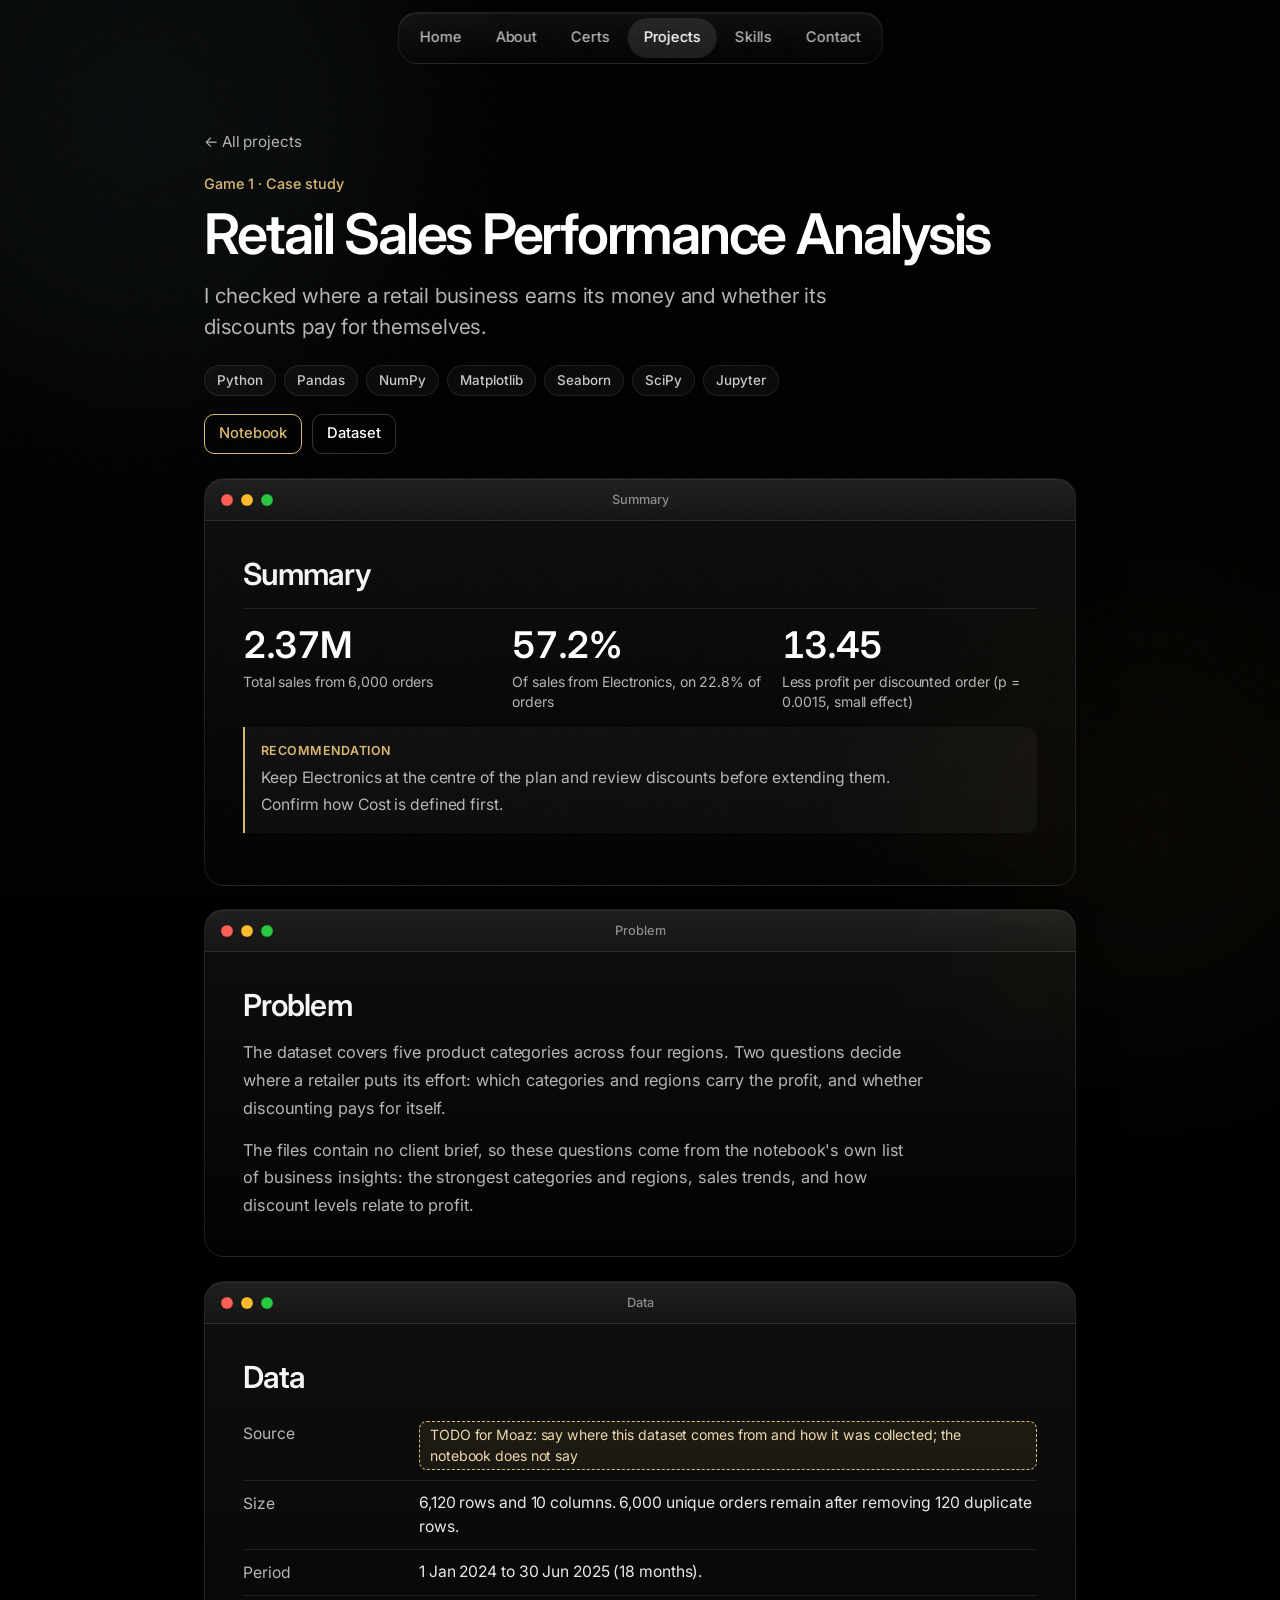
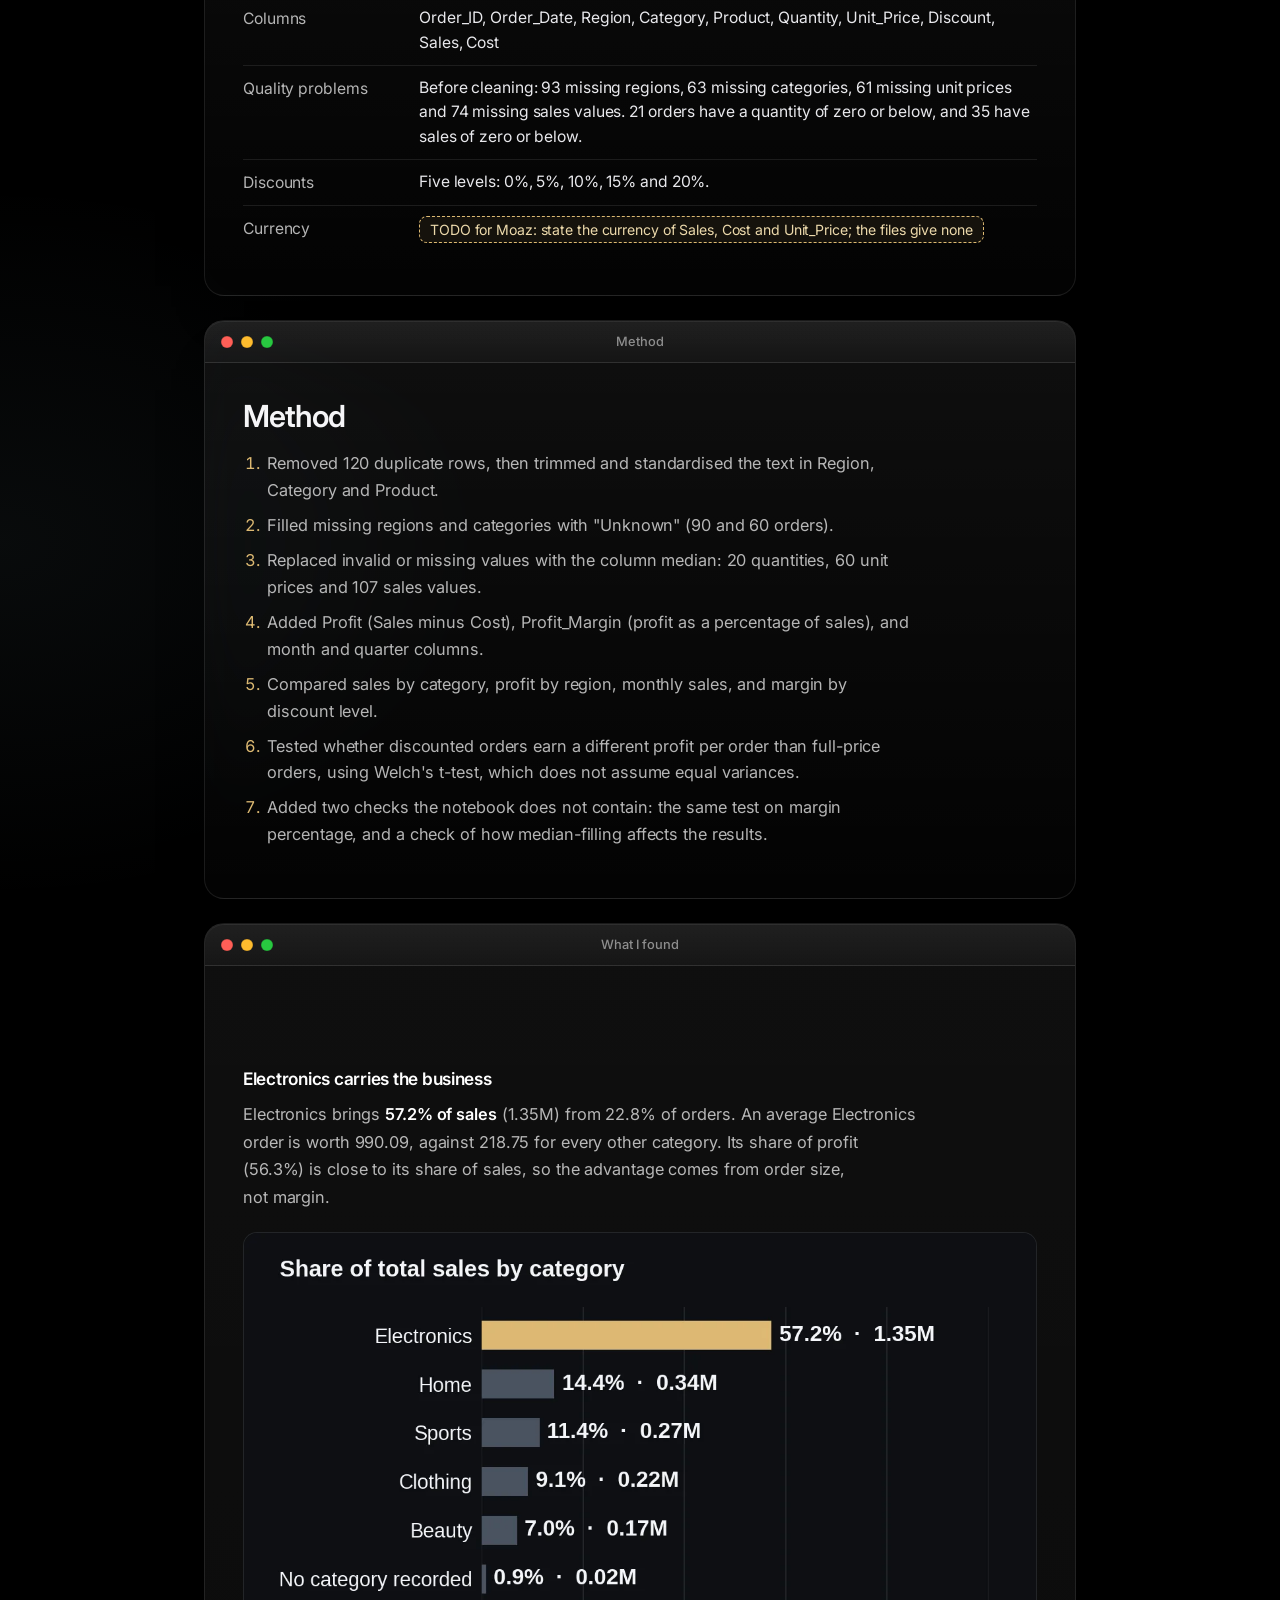
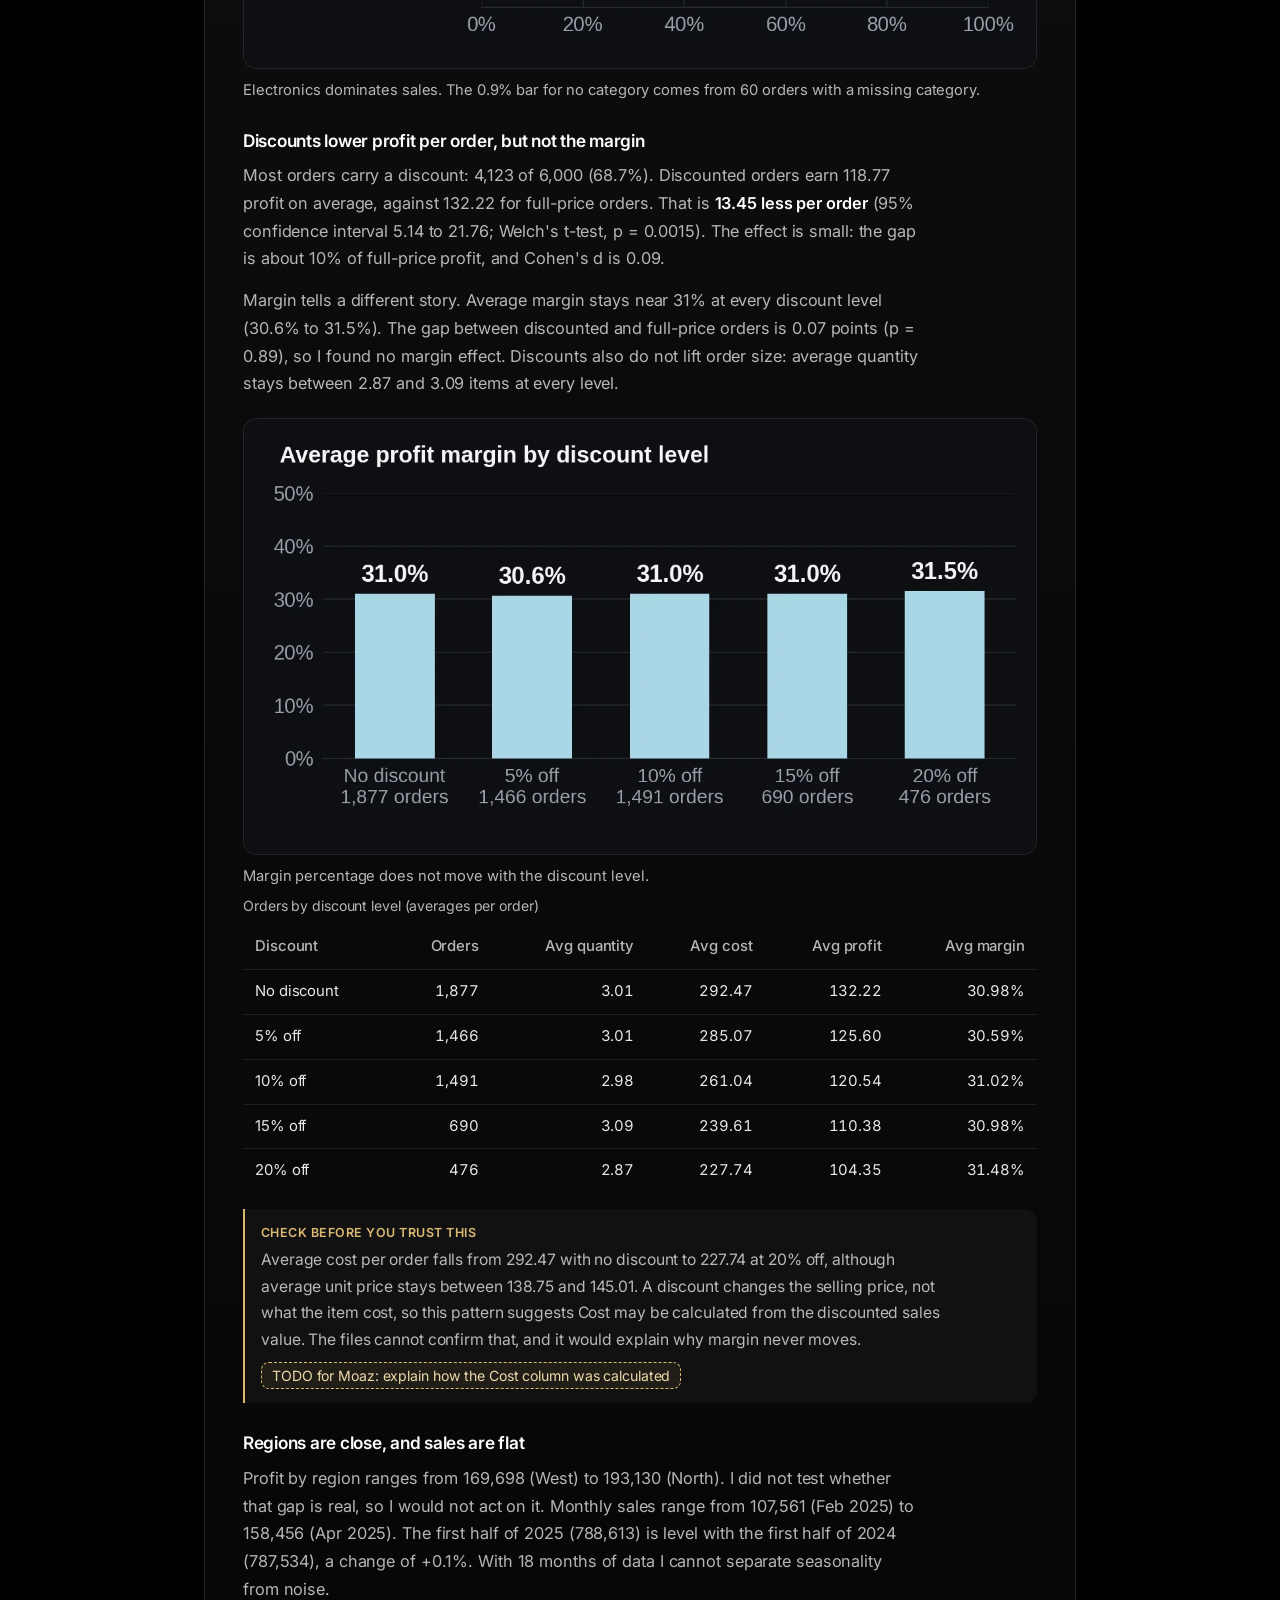
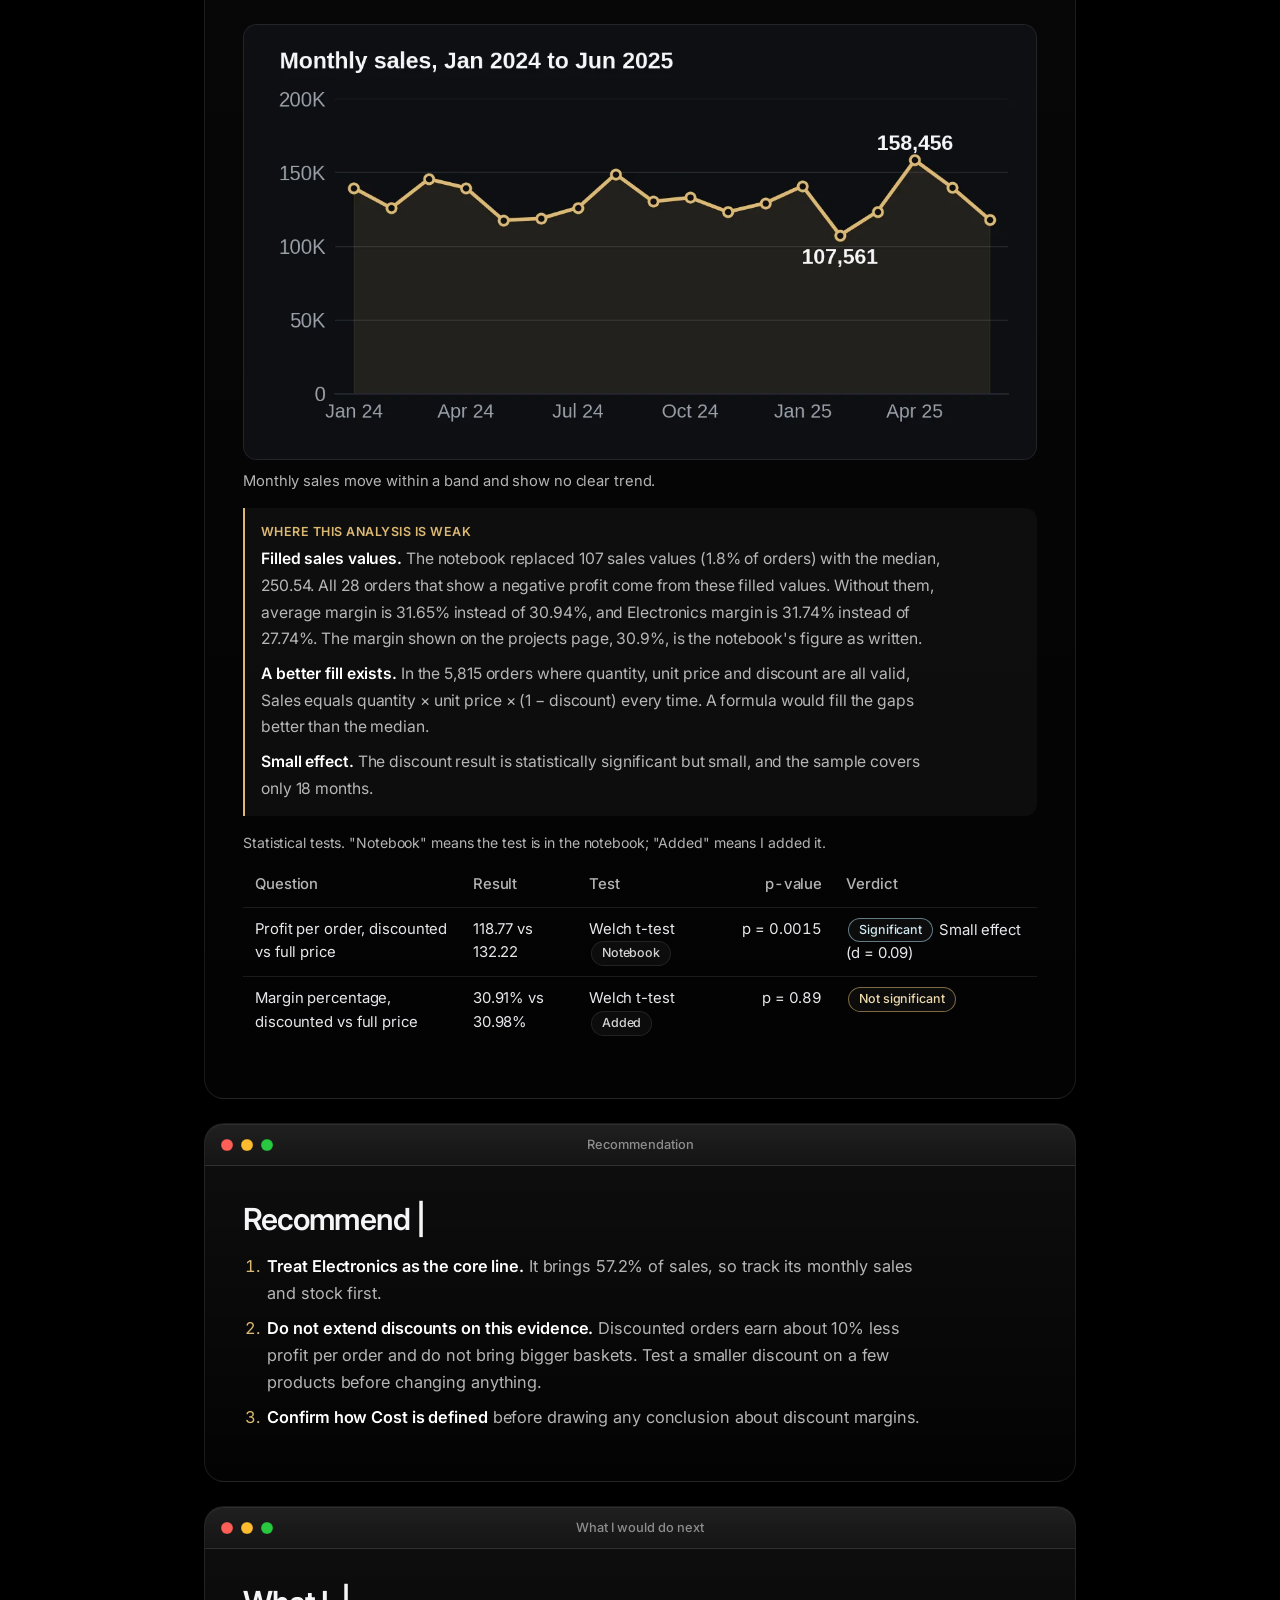
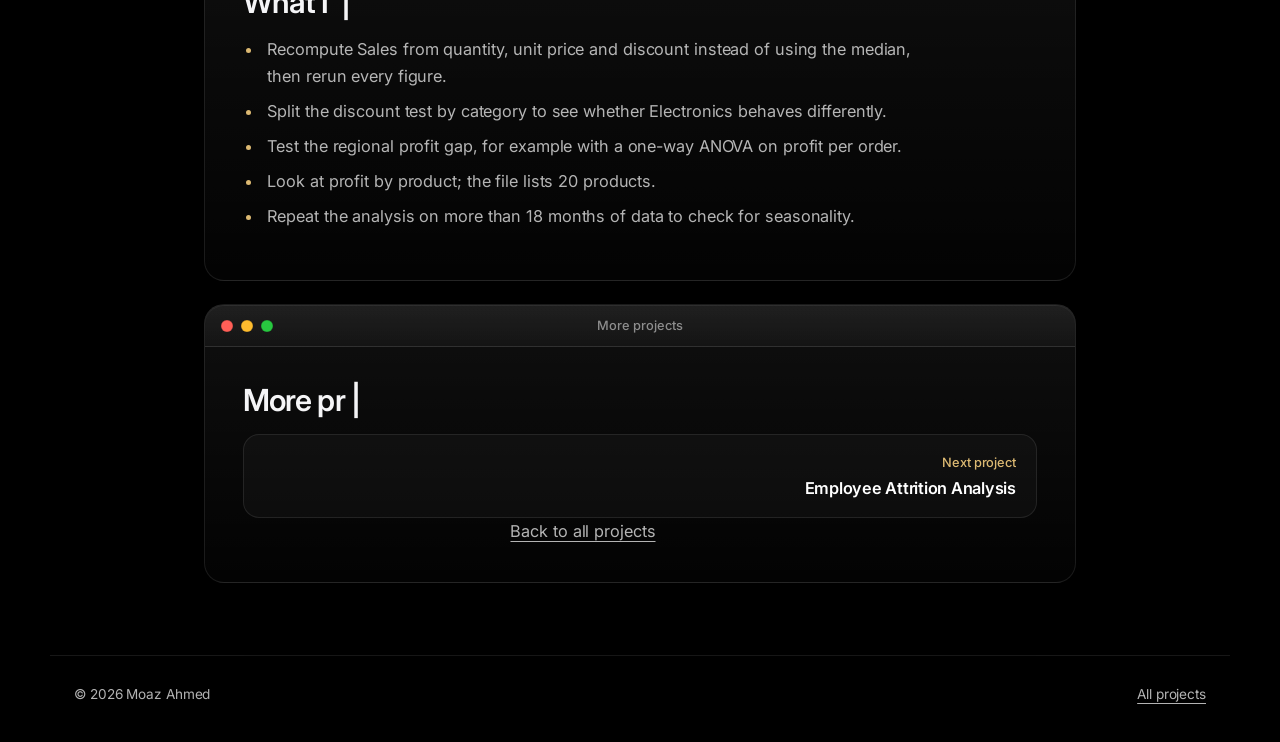
<file: projects/01-retail-sales-performance-analysis/analysis.html>
<!DOCTYPE html>
<html lang="en">
<head>
<meta charset="utf-8">
<meta name="viewport" content="width=device-width, initial-scale=1, viewport-fit=cover">
<title>Retail Sales Performance Analysis | Moaz Ahmed</title>
<meta name="description" content="Case study: Retail Sales Performance Analysis. I checked where a retail business earns its money and whether its discounts pay for themselves.">
<meta name="theme-color" content="#000000">
<link rel="icon" href="data:image/svg+xml,<svg xmlns=%22http://www.w3.org/2000/svg%22 viewBox=%220 0 100 100%22><text y=%22.9em%22 font-size=%2290%22>♚</text></svg>">
<link rel="preconnect" href="https://fonts.googleapis.com"><link rel="preconnect" href="https://fonts.gstatic.com" crossorigin>
<link href="https://fonts.googleapis.com/css2?family=Inter:wght@400;500;600&display=swap" rel="stylesheet">
<link rel="stylesheet" href="../../assets/css/style.css?v=12"><link rel="stylesheet" href="../../assets/css/enhance.css?v=12"><link rel="stylesheet" href="../../assets/css/premium.css?v=12"><link rel="stylesheet" href="../../assets/css/projects.css?v=12"><link rel="stylesheet" href="../../assets/css/mobile.css?v=30">
</head>
<body class="cs-page">
<a class="skip" href="#main">Skip to content</a>
<div class="orb o1"></div><div class="orb o2"></div>
<nav class="glass" aria-label="Sections"><a href="../../index.html#top">Home</a><a href="../../index.html#about">About</a><a href="../../index.html#certs">Certs</a><a class="on" href="../../index.html#projects">Projects</a><a href="../../index.html#skills">Skills</a><a href="../../index.html#contact">Contact</a></nav>
<main id="main">
<section class="cs cs-head">
<a class="back" href="../../index.html#projects">← All projects</a>
<span class="mv">Game 1 · Case study</span>
<h1>Retail Sales Performance Analysis</h1>
<p class="lede">I checked where a retail business earns its money and whether its discounts pay for themselves.</p>
<div class="pills tools"><span class="pill">Python</span><span class="pill">Pandas</span><span class="pill">NumPy</span><span class="pill">Matplotlib</span><span class="pill">Seaborn</span><span class="pill">SciPy</span><span class="pill">Jupyter</span></div>
<div class="links"><a href="analysis.ipynb" download>Notebook</a><a href="data.csv" download="retail_sales_data.csv">Dataset</a></div>
</section>
<section class="cs"><div class="glass cs-panel" data-title="Summary"><h2>Summary</h2><div class="stats3"><div><b>2.37M</b><span>Total sales from 6,000 orders</span></div><div><b>57.2%</b><span>Of sales from Electronics, on 22.8% of orders</span></div><div><b>13.45</b><span>Less profit per discounted order (p = 0.0015, small effect)</span></div></div><div class="callout"><span class="lab">Recommendation</span><p>Keep Electronics at the centre of the plan and review discounts before extending them. Confirm how Cost is defined first.</p></div></div></section><section class="cs"><div class="glass cs-panel" data-title="Problem"><h2>Problem</h2>
<p>The dataset covers five product categories across four regions. Two questions decide where a retailer puts its effort: which categories and regions carry the profit, and whether discounting pays for itself.</p>
<p>The files contain no client brief, so these questions come from the notebook's own list of business insights: the strongest categories and regions, sales trends, and how discount levels relate to profit.</p></div></section><section class="cs"><div class="glass cs-panel" data-title="Data"><h2>Data</h2><dl class='facts'><dt>Source</dt><dd><span class="todo">TODO for Moaz: say where this dataset comes from and how it was collected; the notebook does not say</span></dd><dt>Size</dt><dd>6,120 rows and 10 columns. 6,000 unique orders remain after removing 120 duplicate rows.</dd><dt>Period</dt><dd>1 Jan 2024 to 30 Jun 2025 (18 months).</dd><dt>Columns</dt><dd>Order_ID, Order_Date, Region, Category, Product, Quantity, Unit_Price, Discount, Sales, Cost</dd><dt>Quality problems</dt><dd>Before cleaning: 93 missing regions, 63 missing categories, 61 missing unit prices and 74 missing sales values. 21 orders have a quantity of zero or below, and 35 have sales of zero or below.</dd><dt>Discounts</dt><dd>Five levels: 0%, 5%, 10%, 15% and 20%.</dd><dt>Currency</dt><dd><span class="todo">TODO for Moaz: state the currency of Sales, Cost and Unit_Price; the files give none</span></dd></dl></div></section><section class="cs"><div class="glass cs-panel" data-title="Method"><h2>Method</h2><ol><li>Removed 120 duplicate rows, then trimmed and standardised the text in Region, Category and Product.</li><li>Filled missing regions and categories with "Unknown" (90 and 60 orders).</li><li>Replaced invalid or missing values with the column median: 20 quantities, 60 unit prices and 107 sales values.</li><li>Added Profit (Sales minus Cost), Profit_Margin (profit as a percentage of sales), and month and quarter columns.</li><li>Compared sales by category, profit by region, monthly sales, and margin by discount level.</li><li>Tested whether discounted orders earn a different profit per order than full-price orders, using Welch's t-test, which does not assume equal variances.</li><li>Added two checks the notebook does not contain: the same test on margin percentage, and a check of how median-filling affects the results.</li></ol></div></section><section class="cs"><div class="glass cs-panel" data-title="What I found"><h2>What I found</h2>
<h3>Electronics carries the business</h3>
<p>Electronics brings <strong>57.2% of sales</strong> (1.35M) from 22.8% of orders. An average Electronics order is worth 990.09, against 218.75 for every other category. Its share of profit (56.3%) is close to its share of sales, so the advantage comes from order size, not margin.</p>
<figure class="shot"><img src="../../assets/img/projects/retail-sales/sales-by-category.webp" width="1200" height="660" alt="Horizontal bar chart of share of total sales by category: Electronics 57.2%, Home 14.4%, Sports 11.4%, Clothing 9.1%, Beauty 7.0%, no category recorded 0.9%." loading="lazy"><figcaption>Electronics dominates sales. The 0.9% bar for no category comes from 60 orders with a missing category.</figcaption></figure>
<h3>Discounts lower profit per order, but not the margin</h3>
<p>Most orders carry a discount: 4,123 of 6,000 (68.7%). Discounted orders earn 118.77 profit on average, against 132.22 for full-price orders. That is <strong>13.45 less per order</strong> (95% confidence interval 5.14 to 21.76; Welch's t-test, p = 0.0015). The effect is small: the gap is about 10% of full-price profit, and Cohen's d is 0.09.</p>
<p>Margin tells a different story. Average margin stays near 31% at every discount level (30.6% to 31.5%). The gap between discounted and full-price orders is 0.07 points (p = 0.89), so I found no margin effect. Discounts also do not lift order size: average quantity stays between 2.87 and 3.09 items at every level.</p>
<figure class="shot"><img src="../../assets/img/projects/retail-sales/margin-by-discount.webp" width="1200" height="660" alt="Bar chart of average profit margin by discount level, all close to 31%: no discount 31.0%, 5% off 30.6%, 10% off 31.0%, 15% off 31.0%, 20% off 31.5%." loading="lazy"><figcaption>Margin percentage does not move with the discount level.</figcaption></figure>
<div class="tw"><table><caption>Orders by discount level (averages per order)</caption><thead><tr><th class="">Discount</th><th class="n">Orders</th><th class="n">Avg quantity</th><th class="n">Avg cost</th><th class="n">Avg profit</th><th class="n">Avg margin</th></tr></thead><tbody><tr><td class="">No discount</td><td class="n">1,877</td><td class="n">3.01</td><td class="n">292.47</td><td class="n">132.22</td><td class="n">30.98%</td></tr><tr><td class="">5% off</td><td class="n">1,466</td><td class="n">3.01</td><td class="n">285.07</td><td class="n">125.60</td><td class="n">30.59%</td></tr><tr><td class="">10% off</td><td class="n">1,491</td><td class="n">2.98</td><td class="n">261.04</td><td class="n">120.54</td><td class="n">31.02%</td></tr><tr><td class="">15% off</td><td class="n">690</td><td class="n">3.09</td><td class="n">239.61</td><td class="n">110.38</td><td class="n">30.98%</td></tr><tr><td class="">20% off</td><td class="n">476</td><td class="n">2.87</td><td class="n">227.74</td><td class="n">104.35</td><td class="n">31.48%</td></tr></tbody></table></div>
<div class="callout"><span class="lab">Check before you trust this</span><p>Average cost per order falls from 292.47 with no discount to 227.74 at 20% off, although average unit price stays between 138.75 and 145.01. A discount changes the selling price, not what the item cost, so this pattern suggests Cost may be calculated from the discounted sales value. The files cannot confirm that, and it would explain why margin never moves.</p><p><span class="todo">TODO for Moaz: explain how the Cost column was calculated</span></p></div>
<h3>Regions are close, and sales are flat</h3>
<p>Profit by region ranges from 169,698 (West) to 193,130 (North). I did not test whether that gap is real, so I would not act on it. Monthly sales range from 107,561 (Feb 2025) to 158,456 (Apr 2025). The first half of 2025 (788,613) is level with the first half of 2024 (787,534), a change of +0.1%. With 18 months of data I cannot separate seasonality from noise.</p>
<figure class="shot"><img src="../../assets/img/projects/retail-sales/monthly-sales.webp" width="1200" height="660" alt="Line chart of monthly sales from January 2024 to June 2025. Sales move between 107,561 in February 2025 and 158,456 in April 2025, with no steady upward or downward trend." loading="lazy"><figcaption>Monthly sales move within a band and show no clear trend.</figcaption></figure>
<div class="callout"><span class="lab">Where this analysis is weak</span><p><strong>Filled sales values.</strong> The notebook replaced 107 sales values (1.8% of orders) with the median, 250.54. All 28 orders that show a negative profit come from these filled values. Without them, average margin is 31.65% instead of 30.94%, and Electronics margin is 31.74% instead of 27.74%. The margin shown on the projects page, 30.9%, is the notebook's figure as written.</p><p><strong>A better fill exists.</strong> In the 5,815 orders where quantity, unit price and discount are all valid, Sales equals quantity × unit price × (1 − discount) every time. A formula would fill the gaps better than the median.</p><p><strong>Small effect.</strong> The discount result is statistically significant but small, and the sample covers only 18 months.</p></div>
<div class="tw"><table><caption>Statistical tests. "Notebook" means the test is in the notebook; "Added" means I added it.</caption><thead><tr><th>Question</th><th>Result</th><th>Test</th><th class="n">p-value</th><th>Verdict</th></tr></thead><tbody><tr><td>Profit per order, discounted vs full price</td><td>118.77 vs 132.22</td><td>Welch t-test <span class='badge'>Notebook</span></td><td class='n'>p = 0.0015</td><td><span class="badge ok">Significant</span> Small effect (d = 0.09)</td></tr><tr><td>Margin percentage, discounted vs full price</td><td>30.91% vs 30.98%</td><td>Welch t-test <span class='badge'>Added</span></td><td class='n'>p = 0.89</td><td><span class="badge no">Not significant</span> </td></tr></tbody></table></div></div></section><section class="cs"><div class="glass cs-panel" data-title="Recommendation"><h2>Recommendation</h2><ol><li><strong>Treat Electronics as the core line.</strong> It brings 57.2% of sales, so track its monthly sales and stock first.</li><li><strong>Do not extend discounts on this evidence.</strong> Discounted orders earn about 10% less profit per order and do not bring bigger baskets. Test a smaller discount on a few products before changing anything.</li><li><strong>Confirm how Cost is defined</strong> before drawing any conclusion about discount margins.</li></ol></div></section><section class="cs"><div class="glass cs-panel" data-title="What I would do next"><h2>What I would do next</h2><ul><li>Recompute Sales from quantity, unit price and discount instead of using the median, then rerun every figure.</li><li>Split the discount test by category to see whether Electronics behaves differently.</li><li>Test the regional profit gap, for example with a one-way ANOVA on profit per order.</li><li>Look at profit by product; the file lists 20 products.</li><li>Repeat the analysis on more than 18 months of data to check for seasonality.</li></ul></div></section><section class="cs"><div class="glass cs-panel" data-title="More projects"><h2>More projects</h2><div class="pn"><a class="next solo" href="../02-employee-attrition-analysis/analysis.html"><small>Next project</small><b>Employee Attrition Analysis</b></a></div><p class="pn-all"><a href="../../index.html#projects">Back to all projects</a></p></div></section></main>
<footer><span>© 2026 Moaz Ahmed</span><a href="../../index.html#projects">All projects</a></footer>
<script src="../../assets/js/premium.js?v=12"></script>
<script src="../../assets/js/windows.js?v=12"></script>
</body>
</html>
</file>
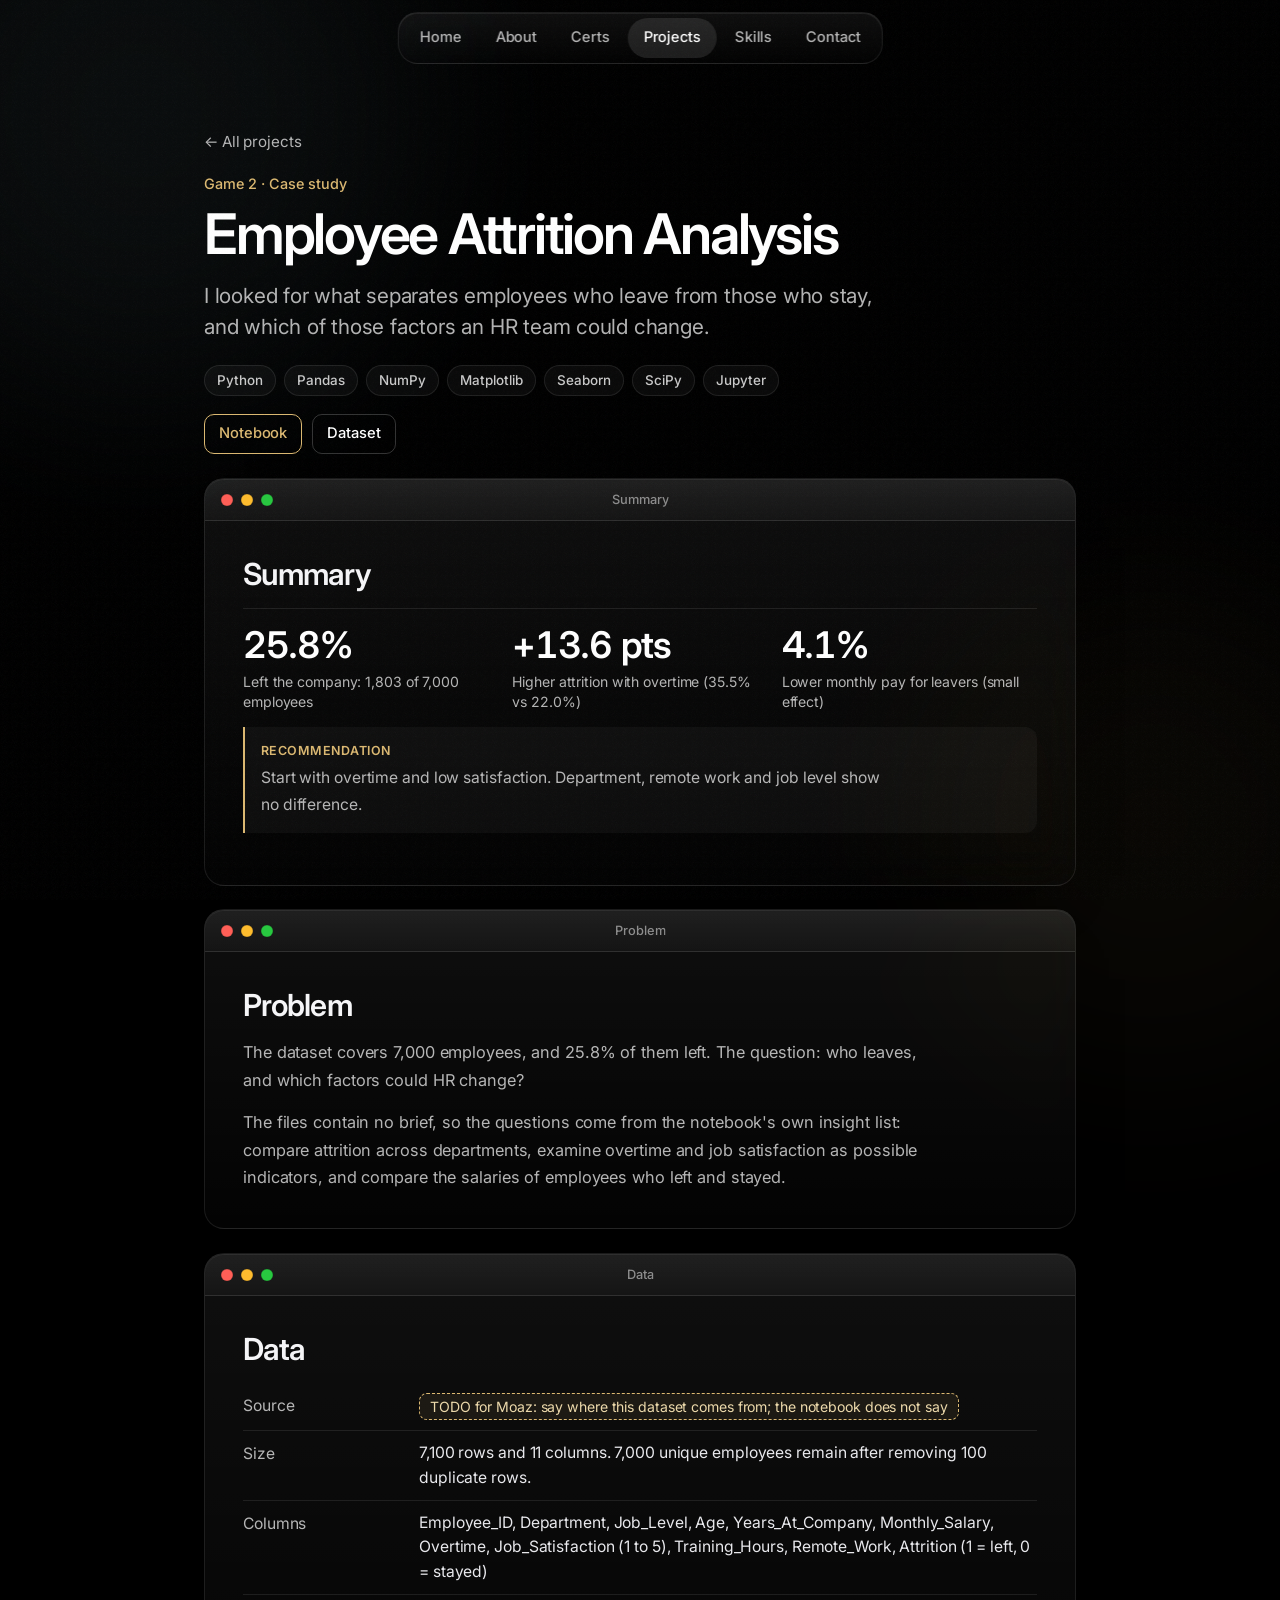
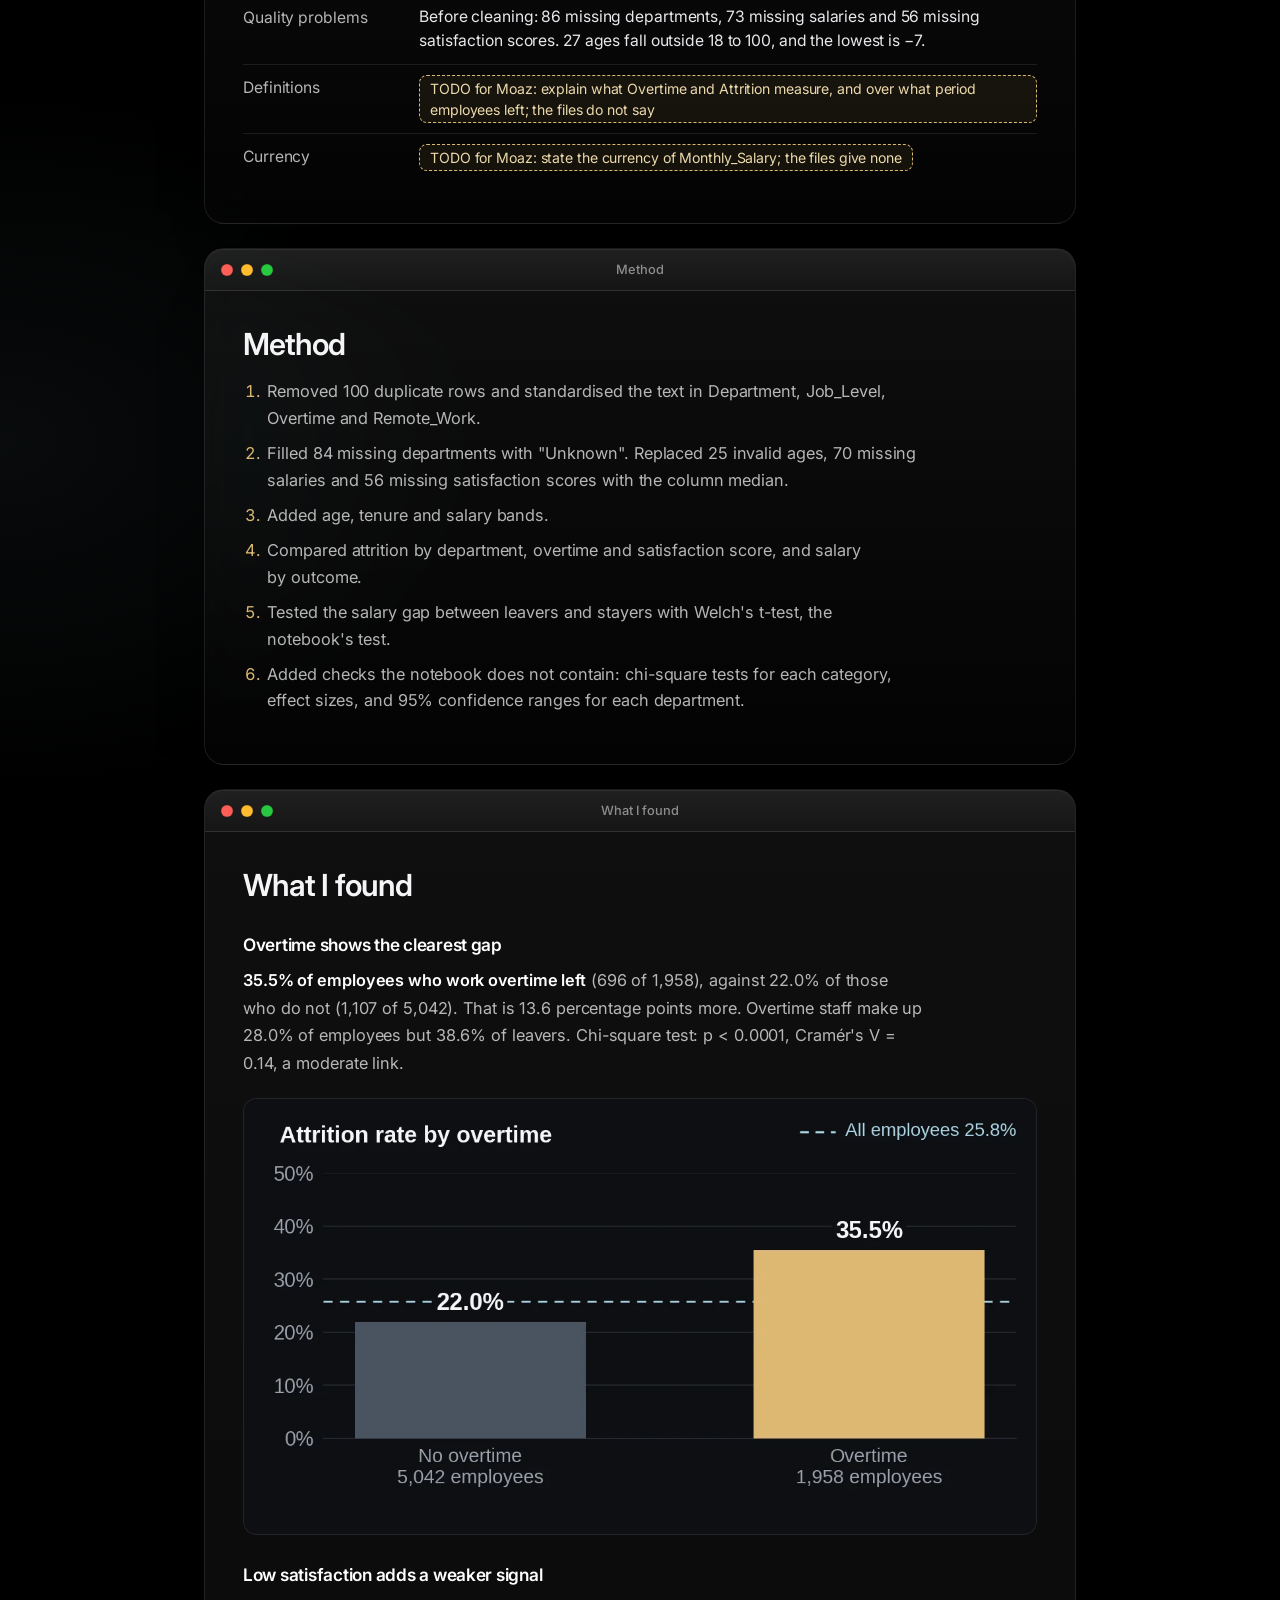
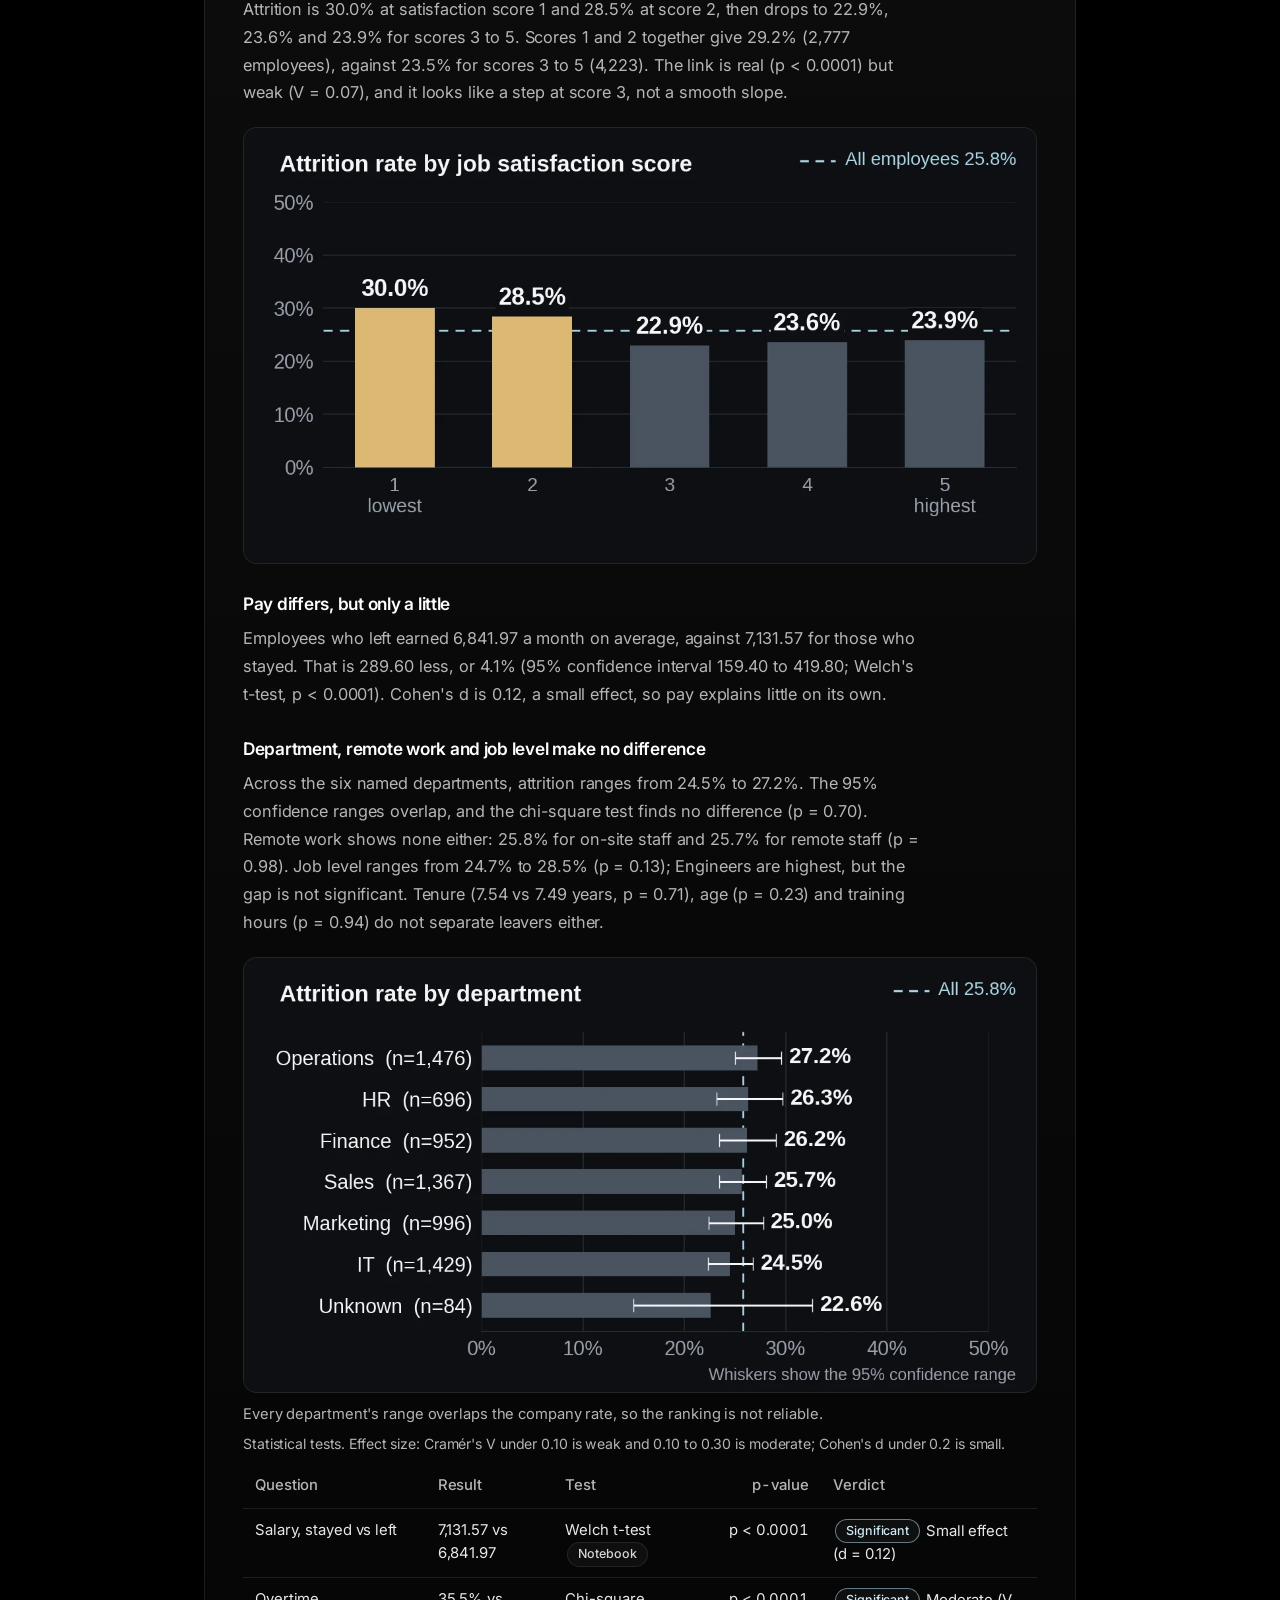
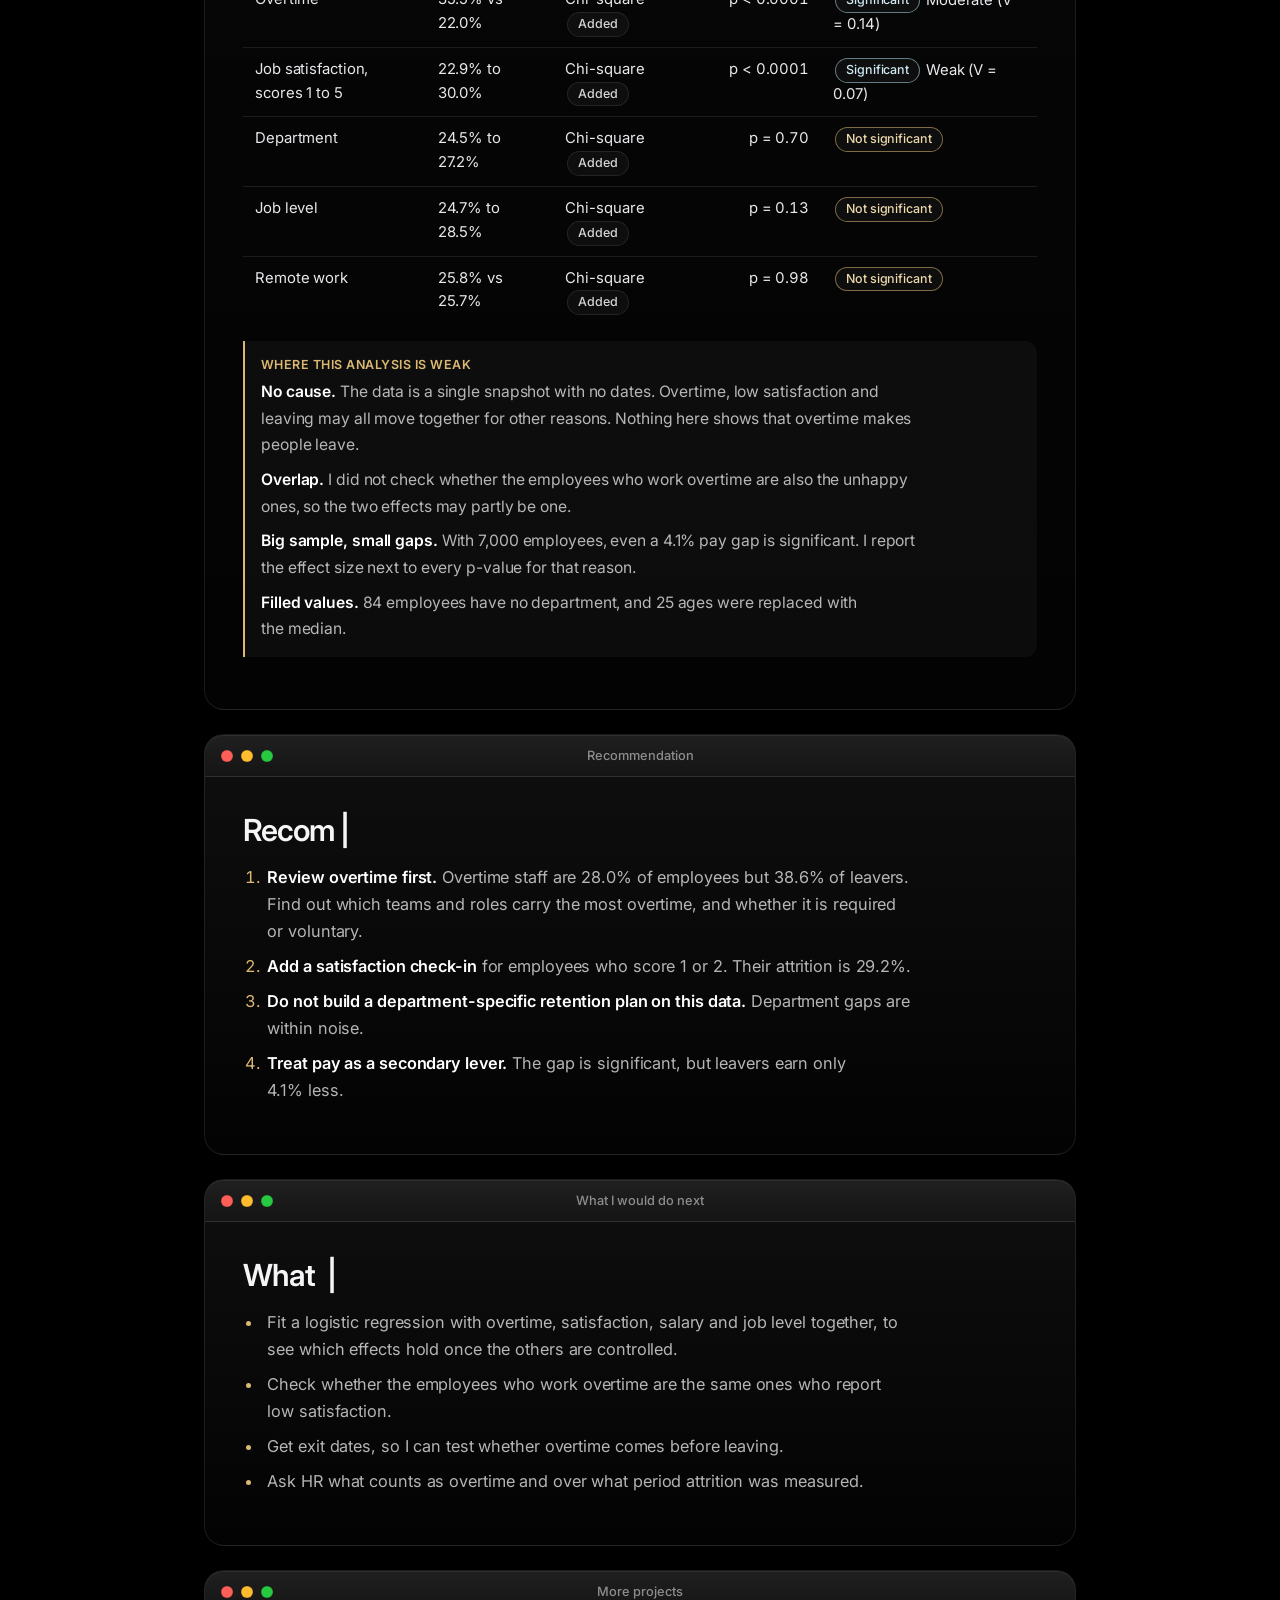
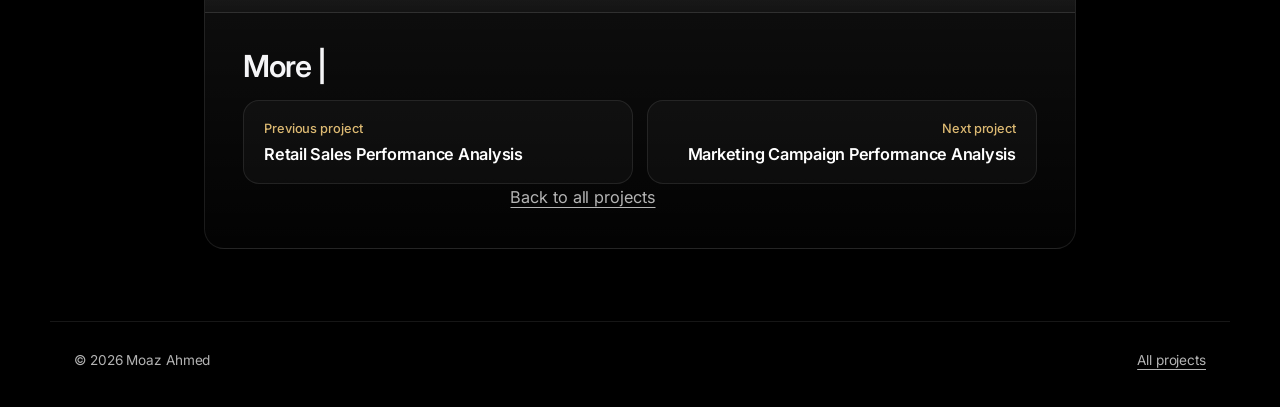
<file: projects/02-employee-attrition-analysis/analysis.html>
<!DOCTYPE html>
<html lang="en">
<head>
<meta charset="utf-8">
<meta name="viewport" content="width=device-width, initial-scale=1, viewport-fit=cover">
<title>Employee Attrition Analysis | Moaz Ahmed</title>
<meta name="description" content="Case study: Employee Attrition Analysis. I looked for what separates employees who leave from those who stay, and which of those factors an HR team could change.">
<meta name="theme-color" content="#000000">
<link rel="icon" href="data:image/svg+xml,<svg xmlns=%22http://www.w3.org/2000/svg%22 viewBox=%220 0 100 100%22><text y=%22.9em%22 font-size=%2290%22>♚</text></svg>">
<link rel="preconnect" href="https://fonts.googleapis.com"><link rel="preconnect" href="https://fonts.gstatic.com" crossorigin>
<link href="https://fonts.googleapis.com/css2?family=Inter:wght@400;500;600&display=swap" rel="stylesheet">
<link rel="stylesheet" href="../../assets/css/style.css?v=12"><link rel="stylesheet" href="../../assets/css/enhance.css?v=12"><link rel="stylesheet" href="../../assets/css/premium.css?v=12"><link rel="stylesheet" href="../../assets/css/projects.css?v=12"><link rel="stylesheet" href="../../assets/css/mobile.css?v=30">
</head>
<body class="cs-page">
<a class="skip" href="#main">Skip to content</a>
<div class="orb o1"></div><div class="orb o2"></div>
<nav class="glass" aria-label="Sections"><a href="../../index.html#top">Home</a><a href="../../index.html#about">About</a><a href="../../index.html#certs">Certs</a><a class="on" href="../../index.html#projects">Projects</a><a href="../../index.html#skills">Skills</a><a href="../../index.html#contact">Contact</a></nav>
<main id="main">
<section class="cs cs-head">
<a class="back" href="../../index.html#projects">← All projects</a>
<span class="mv">Game 2 · Case study</span>
<h1>Employee Attrition Analysis</h1>
<p class="lede">I looked for what separates employees who leave from those who stay, and which of those factors an HR team could change.</p>
<div class="pills tools"><span class="pill">Python</span><span class="pill">Pandas</span><span class="pill">NumPy</span><span class="pill">Matplotlib</span><span class="pill">Seaborn</span><span class="pill">SciPy</span><span class="pill">Jupyter</span></div>
<div class="links"><a href="analysis.ipynb" download>Notebook</a><a href="data.csv" download="employee_attrition_data.csv">Dataset</a></div>
</section>
<section class="cs"><div class="glass cs-panel" data-title="Summary"><h2>Summary</h2><div class="stats3"><div><b>25.8%</b><span>Left the company: 1,803 of 7,000 employees</span></div><div><b>+13.6 pts</b><span>Higher attrition with overtime (35.5% vs 22.0%)</span></div><div><b>4.1%</b><span>Lower monthly pay for leavers (small effect)</span></div></div><div class="callout"><span class="lab">Recommendation</span><p>Start with overtime and low satisfaction. Department, remote work and job level show no difference.</p></div></div></section><section class="cs"><div class="glass cs-panel" data-title="Problem"><h2>Problem</h2>
<p>The dataset covers 7,000 employees, and 25.8% of them left. The question: who leaves, and which factors could HR change?</p>
<p>The files contain no brief, so the questions come from the notebook's own insight list: compare attrition across departments, examine overtime and job satisfaction as possible indicators, and compare the salaries of employees who left and stayed.</p></div></section><section class="cs"><div class="glass cs-panel" data-title="Data"><h2>Data</h2><dl class='facts'><dt>Source</dt><dd><span class="todo">TODO for Moaz: say where this dataset comes from; the notebook does not say</span></dd><dt>Size</dt><dd>7,100 rows and 11 columns. 7,000 unique employees remain after removing 100 duplicate rows.</dd><dt>Columns</dt><dd>Employee_ID, Department, Job_Level, Age, Years_At_Company, Monthly_Salary, Overtime, Job_Satisfaction (1 to 5), Training_Hours, Remote_Work, Attrition (1 = left, 0 = stayed)</dd><dt>Quality problems</dt><dd>Before cleaning: 86 missing departments, 73 missing salaries and 56 missing satisfaction scores. 27 ages fall outside 18 to 100, and the lowest is −7.</dd><dt>Definitions</dt><dd><span class="todo">TODO for Moaz: explain what Overtime and Attrition measure, and over what period employees left; the files do not say</span></dd><dt>Currency</dt><dd><span class="todo">TODO for Moaz: state the currency of Monthly_Salary; the files give none</span></dd></dl></div></section><section class="cs"><div class="glass cs-panel" data-title="Method"><h2>Method</h2><ol><li>Removed 100 duplicate rows and standardised the text in Department, Job_Level, Overtime and Remote_Work.</li><li>Filled 84 missing departments with "Unknown". Replaced 25 invalid ages, 70 missing salaries and 56 missing satisfaction scores with the column median.</li><li>Added age, tenure and salary bands.</li><li>Compared attrition by department, overtime and satisfaction score, and salary by outcome.</li><li>Tested the salary gap between leavers and stayers with Welch's t-test, the notebook's test.</li><li>Added checks the notebook does not contain: chi-square tests for each category, effect sizes, and 95% confidence ranges for each department.</li></ol></div></section><section class="cs"><div class="glass cs-panel" data-title="What I found"><h2>What I found</h2>
<h3>Overtime shows the clearest gap</h3>
<p><strong>35.5% of employees who work overtime left</strong> (696 of 1,958), against 22.0% of those who do not (1,107 of 5,042). That is 13.6 percentage points more. Overtime staff make up 28.0% of employees but 38.6% of leavers. Chi-square test: p < 0.0001, Cramér's V = 0.14, a moderate link.</p>
<figure class="shot"><img src="../../assets/img/projects/employee-attrition/attrition-by-overtime.webp" width="1200" height="660" alt="Bar chart of attrition rate by overtime: 35.5% for employees who work overtime (1,958 people) and 22.0% for those who do not (5,042 people), with a dashed line at the company rate of 25.8%." loading="lazy"></figure>
<h3>Low satisfaction adds a weaker signal</h3>
<p>Attrition is 30.0% at satisfaction score 1 and 28.5% at score 2, then drops to 22.9%, 23.6% and 23.9% for scores 3 to 5. Scores 1 and 2 together give 29.2% (2,777 employees), against 23.5% for scores 3 to 5 (4,223). The link is real (p < 0.0001) but weak (V = 0.07), and it looks like a step at score 3, not a smooth slope.</p>
<figure class="shot"><img src="../../assets/img/projects/employee-attrition/attrition-by-satisfaction.webp" width="1200" height="660" alt="Bar chart of attrition rate by job satisfaction score from 1 (lowest) to 5 (highest): 30.0%, 28.5%, 22.9%, 23.6% and 23.9%. Scores 1 and 2 are above the company rate of 25.8%." loading="lazy"></figure>
<h3>Pay differs, but only a little</h3>
<p>Employees who left earned 6,841.97 a month on average, against 7,131.57 for those who stayed. That is 289.60 less, or 4.1% (95% confidence interval 159.40 to 419.80; Welch's t-test, p < 0.0001). Cohen's d is 0.12, a small effect, so pay explains little on its own.</p>
<h3>Department, remote work and job level make no difference</h3>
<p>Across the six named departments, attrition ranges from 24.5% to 27.2%. The 95% confidence ranges overlap, and the chi-square test finds no difference (p = 0.70). Remote work shows none either: 25.8% for on-site staff and 25.7% for remote staff (p = 0.98). Job level ranges from 24.7% to 28.5% (p = 0.13); Engineers are highest, but the gap is not significant. Tenure (7.54 vs 7.49 years, p = 0.71), age (p = 0.23) and training hours (p = 0.94) do not separate leavers either.</p>
<figure class="shot"><img src="../../assets/img/projects/employee-attrition/attrition-by-department.webp" width="1200" height="660" alt="Horizontal bar chart of attrition rate by department with 95% confidence ranges: Operations 27.2%, HR 26.3%, Finance 26.2%, Sales 25.7%, Marketing 25.0%, IT 24.5%, Unknown 22.6%. All ranges overlap the company rate of 25.8%." loading="lazy"><figcaption>Every department's range overlaps the company rate, so the ranking is not reliable.</figcaption></figure>
<div class="tw"><table><caption>Statistical tests. Effect size: Cramér's V under 0.10 is weak and 0.10 to 0.30 is moderate; Cohen's d under 0.2 is small.</caption><thead><tr><th>Question</th><th>Result</th><th>Test</th><th class="n">p-value</th><th>Verdict</th></tr></thead><tbody><tr><td>Salary, stayed vs left</td><td>7,131.57 vs 6,841.97</td><td>Welch t-test <span class='badge'>Notebook</span></td><td class='n'>p < 0.0001</td><td><span class="badge ok">Significant</span> Small effect (d = 0.12)</td></tr><tr><td>Overtime</td><td>35.5% vs 22.0%</td><td>Chi-square <span class='badge'>Added</span></td><td class='n'>p < 0.0001</td><td><span class="badge ok">Significant</span> Moderate (V = 0.14)</td></tr><tr><td>Job satisfaction, scores 1 to 5</td><td>22.9% to 30.0%</td><td>Chi-square <span class='badge'>Added</span></td><td class='n'>p < 0.0001</td><td><span class="badge ok">Significant</span> Weak (V = 0.07)</td></tr><tr><td>Department</td><td>24.5% to 27.2%</td><td>Chi-square <span class='badge'>Added</span></td><td class='n'>p = 0.70</td><td><span class="badge no">Not significant</span> </td></tr><tr><td>Job level</td><td>24.7% to 28.5%</td><td>Chi-square <span class='badge'>Added</span></td><td class='n'>p = 0.13</td><td><span class="badge no">Not significant</span> </td></tr><tr><td>Remote work</td><td>25.8% vs 25.7%</td><td>Chi-square <span class='badge'>Added</span></td><td class='n'>p = 0.98</td><td><span class="badge no">Not significant</span> </td></tr></tbody></table></div>
<div class="callout"><span class="lab">Where this analysis is weak</span><p><strong>No cause.</strong> The data is a single snapshot with no dates. Overtime, low satisfaction and leaving may all move together for other reasons. Nothing here shows that overtime makes people leave.</p><p><strong>Overlap.</strong> I did not check whether the employees who work overtime are also the unhappy ones, so the two effects may partly be one.</p><p><strong>Big sample, small gaps.</strong> With 7,000 employees, even a 4.1% pay gap is significant. I report the effect size next to every p-value for that reason.</p><p><strong>Filled values.</strong> 84 employees have no department, and 25 ages were replaced with the median.</p></div></div></section><section class="cs"><div class="glass cs-panel" data-title="Recommendation"><h2>Recommendation</h2><ol><li><strong>Review overtime first.</strong> Overtime staff are 28.0% of employees but 38.6% of leavers. Find out which teams and roles carry the most overtime, and whether it is required or voluntary.</li><li><strong>Add a satisfaction check-in</strong> for employees who score 1 or 2. Their attrition is 29.2%.</li><li><strong>Do not build a department-specific retention plan on this data.</strong> Department gaps are within noise.</li><li><strong>Treat pay as a secondary lever.</strong> The gap is significant, but leavers earn only 4.1% less.</li></ol></div></section><section class="cs"><div class="glass cs-panel" data-title="What I would do next"><h2>What I would do next</h2><ul><li>Fit a logistic regression with overtime, satisfaction, salary and job level together, to see which effects hold once the others are controlled.</li><li>Check whether the employees who work overtime are the same ones who report low satisfaction.</li><li>Get exit dates, so I can test whether overtime comes before leaving.</li><li>Ask HR what counts as overtime and over what period attrition was measured.</li></ul></div></section><section class="cs"><div class="glass cs-panel" data-title="More projects"><h2>More projects</h2><div class="pn"><a href="../01-retail-sales-performance-analysis/analysis.html"><small>Previous project</small><b>Retail Sales Performance Analysis</b></a><a class="next" href="../03-marketing-campaign-performance-analysis/analysis.html"><small>Next project</small><b>Marketing Campaign Performance Analysis</b></a></div><p class="pn-all"><a href="../../index.html#projects">Back to all projects</a></p></div></section></main>
<footer><span>© 2026 Moaz Ahmed</span><a href="../../index.html#projects">All projects</a></footer>
<script src="../../assets/js/premium.js?v=12"></script>
<script src="../../assets/js/windows.js?v=12"></script>
</body>
</html>
</file>
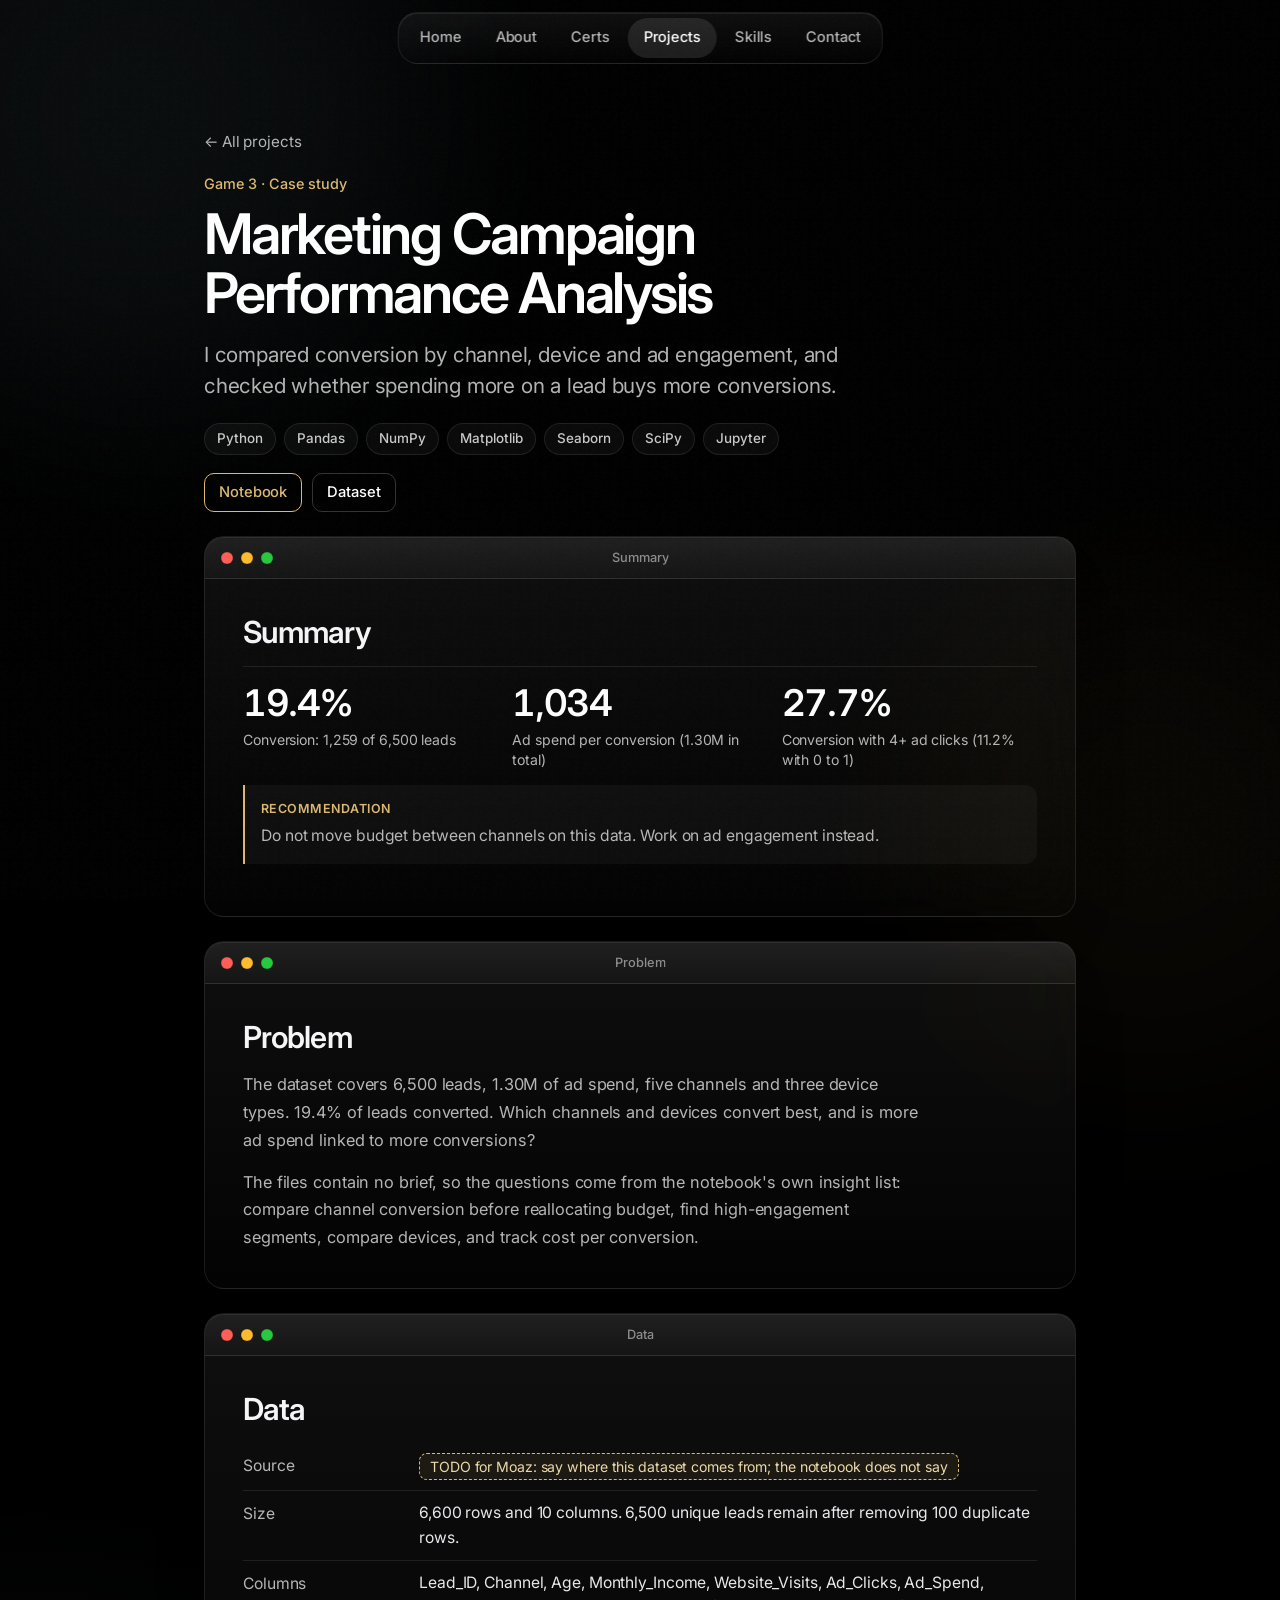
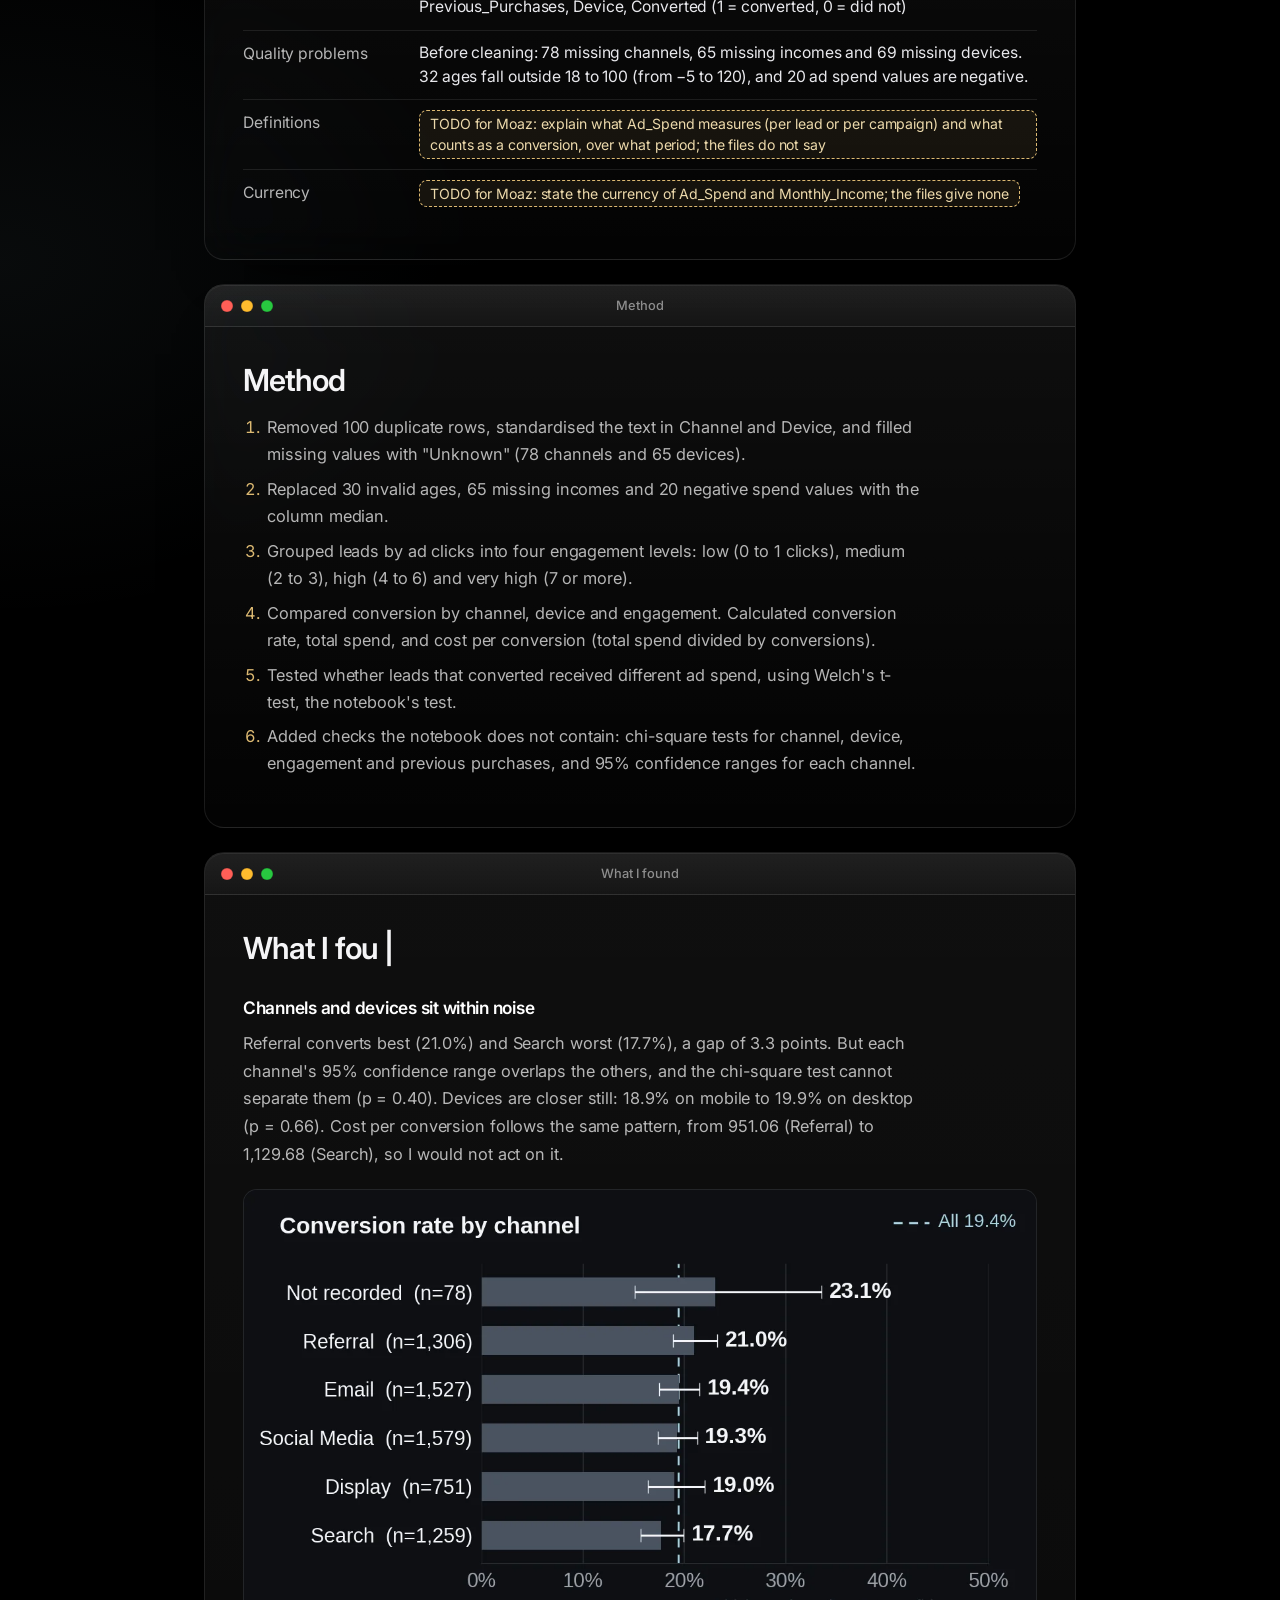
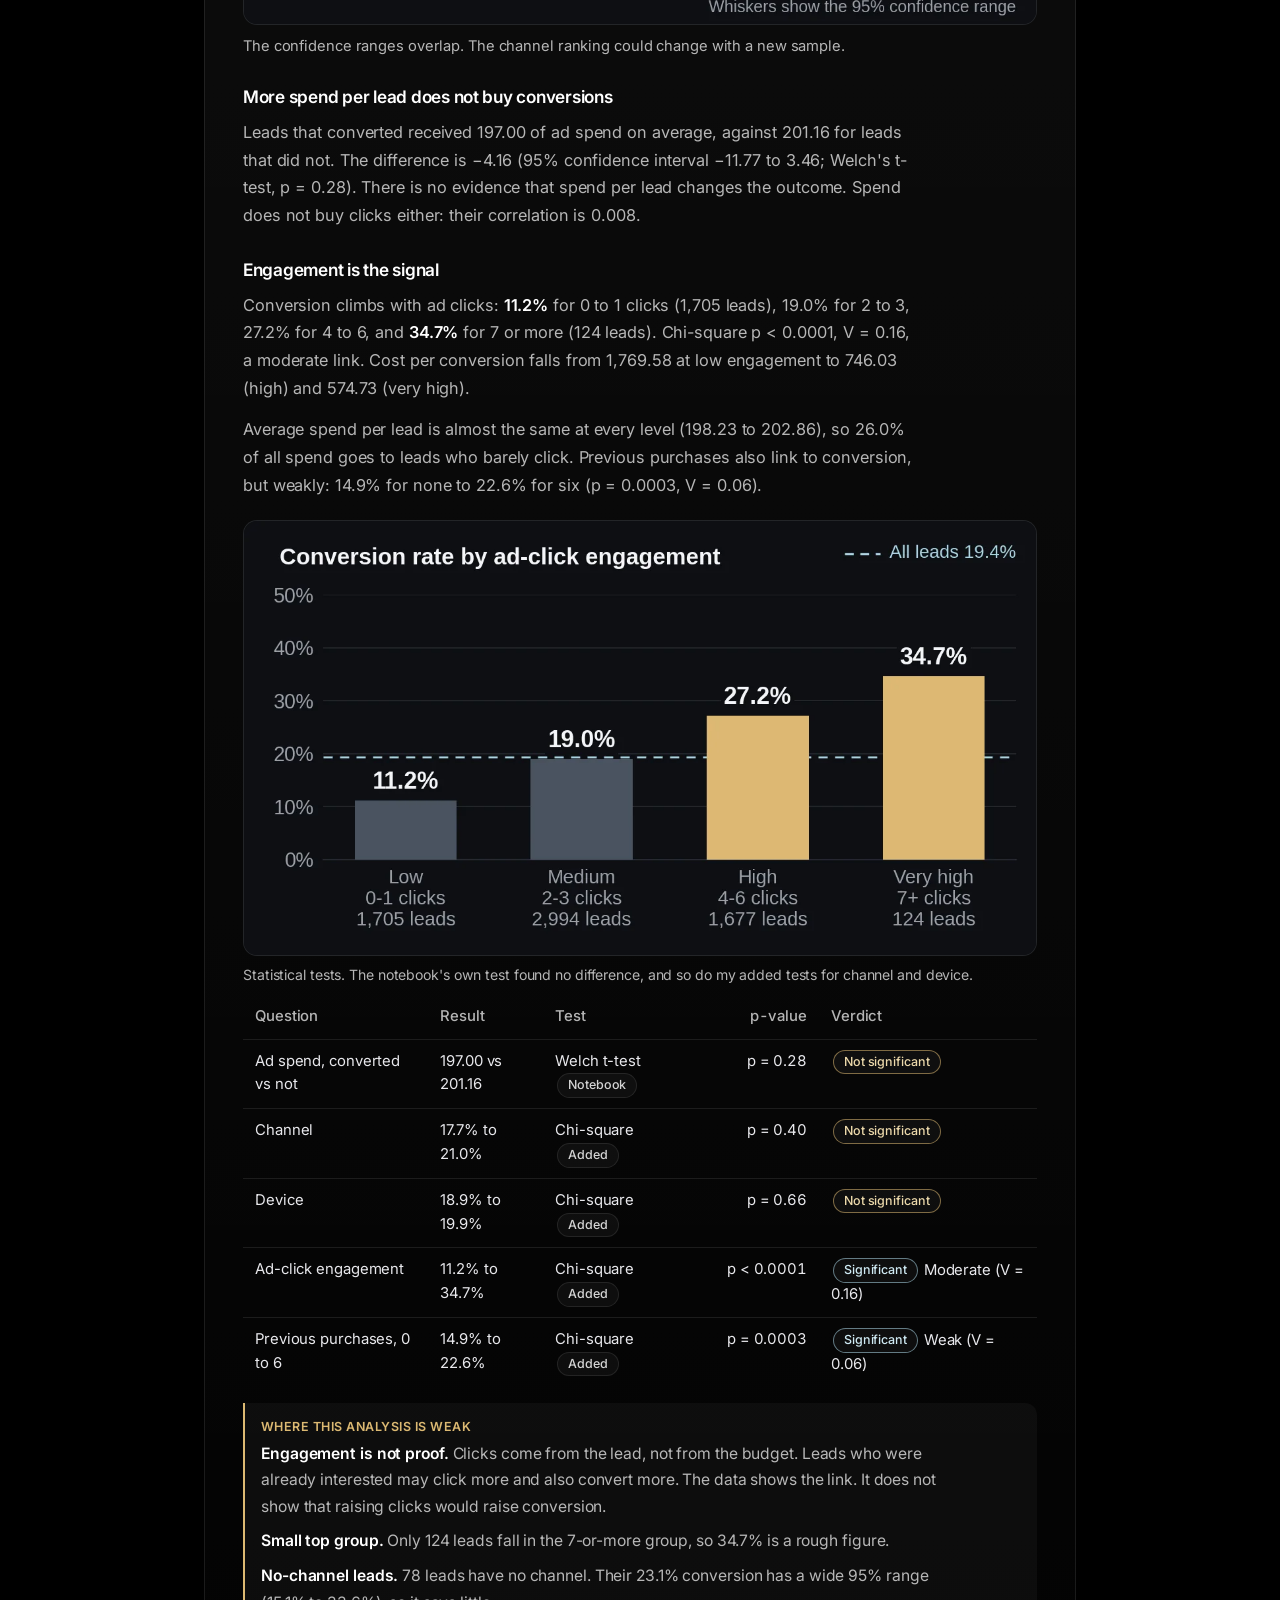
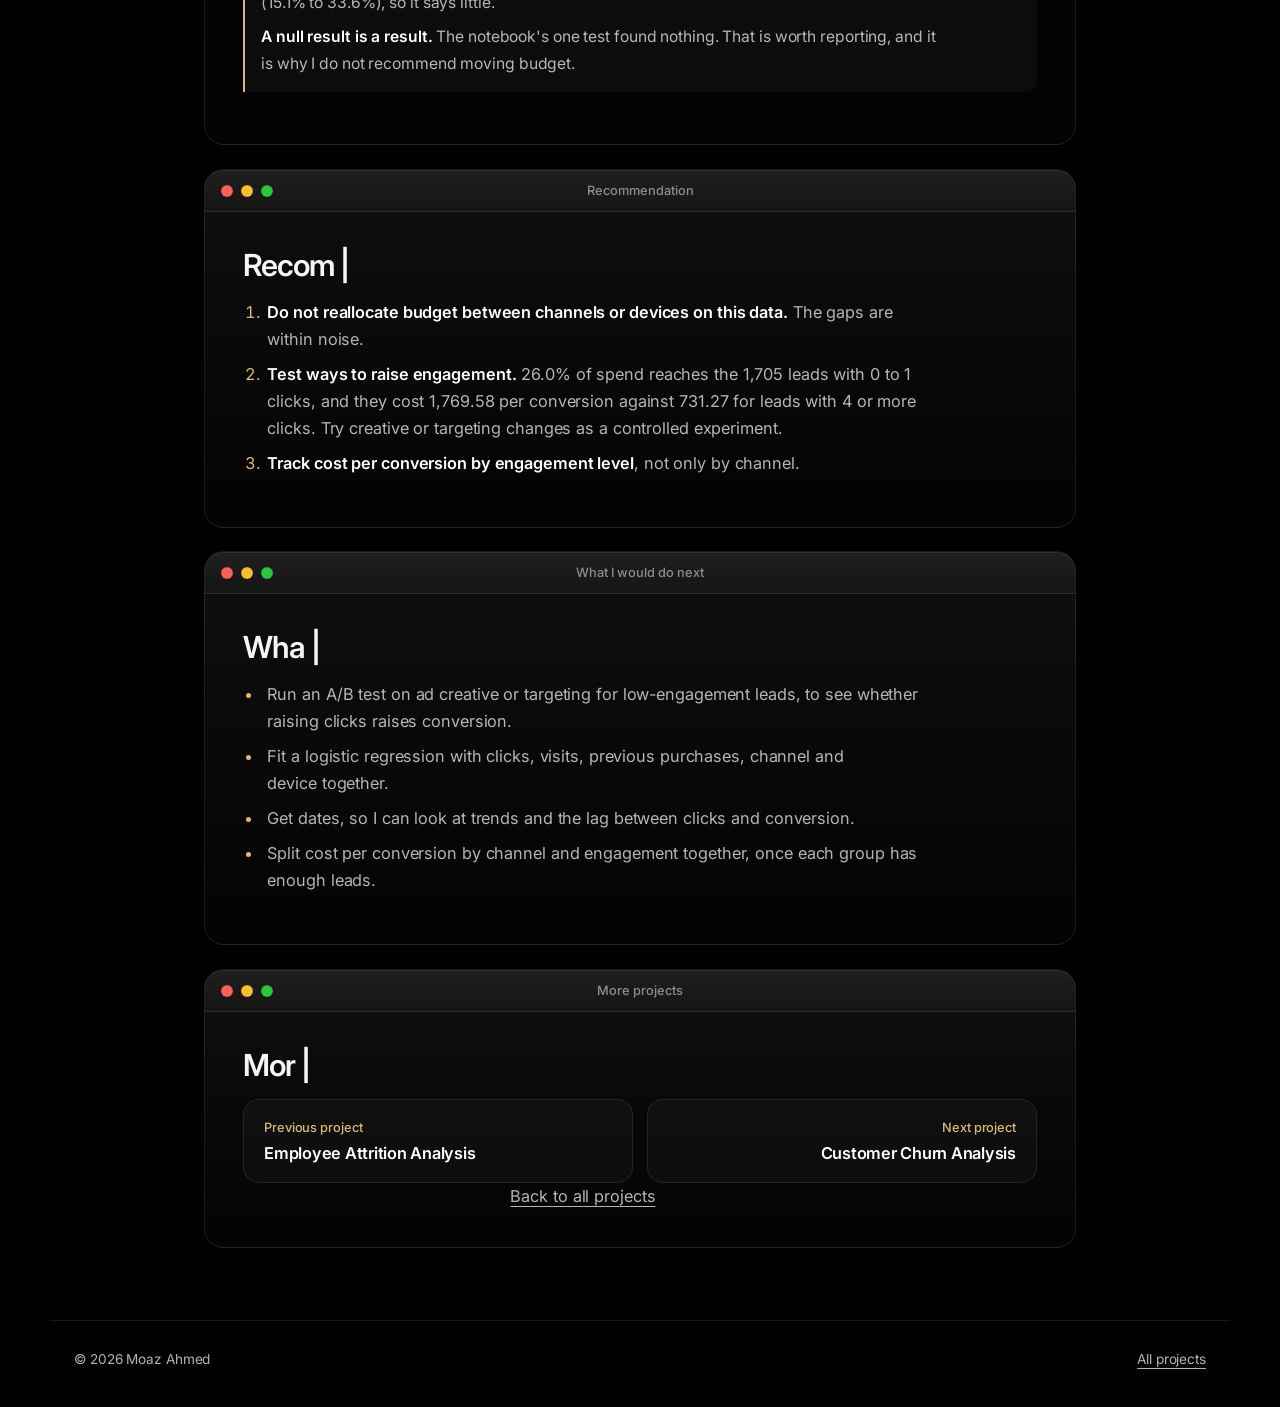
<file: projects/03-marketing-campaign-performance-analysis/analysis.html>
<!DOCTYPE html>
<html lang="en">
<head>
<meta charset="utf-8">
<meta name="viewport" content="width=device-width, initial-scale=1, viewport-fit=cover">
<title>Marketing Campaign Performance Analysis | Moaz Ahmed</title>
<meta name="description" content="Case study: Marketing Campaign Performance Analysis. I compared conversion by channel, device and ad engagement, and checked whether spending more on a lead buys more conversions.">
<meta name="theme-color" content="#000000">
<link rel="icon" href="data:image/svg+xml,<svg xmlns=%22http://www.w3.org/2000/svg%22 viewBox=%220 0 100 100%22><text y=%22.9em%22 font-size=%2290%22>♚</text></svg>">
<link rel="preconnect" href="https://fonts.googleapis.com"><link rel="preconnect" href="https://fonts.gstatic.com" crossorigin>
<link href="https://fonts.googleapis.com/css2?family=Inter:wght@400;500;600&display=swap" rel="stylesheet">
<link rel="stylesheet" href="../../assets/css/style.css?v=12"><link rel="stylesheet" href="../../assets/css/enhance.css?v=12"><link rel="stylesheet" href="../../assets/css/premium.css?v=12"><link rel="stylesheet" href="../../assets/css/projects.css?v=12"><link rel="stylesheet" href="../../assets/css/mobile.css?v=30">
</head>
<body class="cs-page">
<a class="skip" href="#main">Skip to content</a>
<div class="orb o1"></div><div class="orb o2"></div>
<nav class="glass" aria-label="Sections"><a href="../../index.html#top">Home</a><a href="../../index.html#about">About</a><a href="../../index.html#certs">Certs</a><a class="on" href="../../index.html#projects">Projects</a><a href="../../index.html#skills">Skills</a><a href="../../index.html#contact">Contact</a></nav>
<main id="main">
<section class="cs cs-head">
<a class="back" href="../../index.html#projects">← All projects</a>
<span class="mv">Game 3 · Case study</span>
<h1>Marketing Campaign Performance Analysis</h1>
<p class="lede">I compared conversion by channel, device and ad engagement, and checked whether spending more on a lead buys more conversions.</p>
<div class="pills tools"><span class="pill">Python</span><span class="pill">Pandas</span><span class="pill">NumPy</span><span class="pill">Matplotlib</span><span class="pill">Seaborn</span><span class="pill">SciPy</span><span class="pill">Jupyter</span></div>
<div class="links"><a href="analysis.ipynb" download>Notebook</a><a href="data.csv" download="marketing_campaign_data.csv">Dataset</a></div>
</section>
<section class="cs"><div class="glass cs-panel" data-title="Summary"><h2>Summary</h2><div class="stats3"><div><b>19.4%</b><span>Conversion: 1,259 of 6,500 leads</span></div><div><b>1,034</b><span>Ad spend per conversion (1.30M in total)</span></div><div><b>27.7%</b><span>Conversion with 4+ ad clicks (11.2% with 0 to 1)</span></div></div><div class="callout"><span class="lab">Recommendation</span><p>Do not move budget between channels on this data. Work on ad engagement instead.</p></div></div></section><section class="cs"><div class="glass cs-panel" data-title="Problem"><h2>Problem</h2>
<p>The dataset covers 6,500 leads, 1.30M of ad spend, five channels and three device types. 19.4% of leads converted. Which channels and devices convert best, and is more ad spend linked to more conversions?</p>
<p>The files contain no brief, so the questions come from the notebook's own insight list: compare channel conversion before reallocating budget, find high-engagement segments, compare devices, and track cost per conversion.</p></div></section><section class="cs"><div class="glass cs-panel" data-title="Data"><h2>Data</h2><dl class='facts'><dt>Source</dt><dd><span class="todo">TODO for Moaz: say where this dataset comes from; the notebook does not say</span></dd><dt>Size</dt><dd>6,600 rows and 10 columns. 6,500 unique leads remain after removing 100 duplicate rows.</dd><dt>Columns</dt><dd>Lead_ID, Channel, Age, Monthly_Income, Website_Visits, Ad_Clicks, Ad_Spend, Previous_Purchases, Device, Converted (1 = converted, 0 = did not)</dd><dt>Quality problems</dt><dd>Before cleaning: 78 missing channels, 65 missing incomes and 69 missing devices. 32 ages fall outside 18 to 100 (from −5 to 120), and 20 ad spend values are negative.</dd><dt>Definitions</dt><dd><span class="todo">TODO for Moaz: explain what Ad_Spend measures (per lead or per campaign) and what counts as a conversion, over what period; the files do not say</span></dd><dt>Currency</dt><dd><span class="todo">TODO for Moaz: state the currency of Ad_Spend and Monthly_Income; the files give none</span></dd></dl></div></section><section class="cs"><div class="glass cs-panel" data-title="Method"><h2>Method</h2><ol><li>Removed 100 duplicate rows, standardised the text in Channel and Device, and filled missing values with "Unknown" (78 channels and 65 devices).</li><li>Replaced 30 invalid ages, 65 missing incomes and 20 negative spend values with the column median.</li><li>Grouped leads by ad clicks into four engagement levels: low (0 to 1 clicks), medium (2 to 3), high (4 to 6) and very high (7 or more).</li><li>Compared conversion by channel, device and engagement. Calculated conversion rate, total spend, and cost per conversion (total spend divided by conversions).</li><li>Tested whether leads that converted received different ad spend, using Welch's t-test, the notebook's test.</li><li>Added checks the notebook does not contain: chi-square tests for channel, device, engagement and previous purchases, and 95% confidence ranges for each channel.</li></ol></div></section><section class="cs"><div class="glass cs-panel" data-title="What I found"><h2>What I found</h2>
<h3>Channels and devices sit within noise</h3>
<p>Referral converts best (21.0%) and Search worst (17.7%), a gap of 3.3 points. But each channel's 95% confidence range overlaps the others, and the chi-square test cannot separate them (p = 0.40). Devices are closer still: 18.9% on mobile to 19.9% on desktop (p = 0.66). Cost per conversion follows the same pattern, from 951.06 (Referral) to 1,129.68 (Search), so I would not act on it.</p>
<figure class="shot"><img src="../../assets/img/projects/marketing-campaign/conversion-by-channel.webp" width="1200" height="660" alt="Horizontal bar chart of conversion rate by channel with 95% confidence ranges: no channel recorded 23.1%, Referral 21.0%, Email 19.4%, Social Media 19.3%, Display 19.0%, Search 17.7%. The ranges overlap, so the ranking is not reliable." loading="lazy"><figcaption>The confidence ranges overlap. The channel ranking could change with a new sample.</figcaption></figure>
<h3>More spend per lead does not buy conversions</h3>
<p>Leads that converted received 197.00 of ad spend on average, against 201.16 for leads that did not. The difference is −4.16 (95% confidence interval −11.77 to 3.46; Welch's t-test, p = 0.28). There is no evidence that spend per lead changes the outcome. Spend does not buy clicks either: their correlation is 0.008.</p>
<h3>Engagement is the signal</h3>
<p>Conversion climbs with ad clicks: <strong>11.2%</strong> for 0 to 1 clicks (1,705 leads), 19.0% for 2 to 3, 27.2% for 4 to 6, and <strong>34.7%</strong> for 7 or more (124 leads). Chi-square p < 0.0001, V = 0.16, a moderate link. Cost per conversion falls from 1,769.58 at low engagement to 746.03 (high) and 574.73 (very high).</p>
<p>Average spend per lead is almost the same at every level (198.23 to 202.86), so 26.0% of all spend goes to leads who barely click. Previous purchases also link to conversion, but weakly: 14.9% for none to 22.6% for six (p = 0.0003, V = 0.06).</p>
<figure class="shot"><img src="../../assets/img/projects/marketing-campaign/conversion-by-engagement.webp" width="1200" height="660" alt="Bar chart of conversion rate by ad-click engagement: low (0 to 1 clicks) 11.2%, medium (2 to 3) 19.0%, high (4 to 6) 27.2%, very high (7 or more) 34.7%, with a dashed line at the overall rate of 19.4%." loading="lazy"></figure>
<div class="tw"><table><caption>Statistical tests. The notebook's own test found no difference, and so do my added tests for channel and device.</caption><thead><tr><th>Question</th><th>Result</th><th>Test</th><th class="n">p-value</th><th>Verdict</th></tr></thead><tbody><tr><td>Ad spend, converted vs not</td><td>197.00 vs 201.16</td><td>Welch t-test <span class='badge'>Notebook</span></td><td class='n'>p = 0.28</td><td><span class="badge no">Not significant</span> </td></tr><tr><td>Channel</td><td>17.7% to 21.0%</td><td>Chi-square <span class='badge'>Added</span></td><td class='n'>p = 0.40</td><td><span class="badge no">Not significant</span> </td></tr><tr><td>Device</td><td>18.9% to 19.9%</td><td>Chi-square <span class='badge'>Added</span></td><td class='n'>p = 0.66</td><td><span class="badge no">Not significant</span> </td></tr><tr><td>Ad-click engagement</td><td>11.2% to 34.7%</td><td>Chi-square <span class='badge'>Added</span></td><td class='n'>p < 0.0001</td><td><span class="badge ok">Significant</span> Moderate (V = 0.16)</td></tr><tr><td>Previous purchases, 0 to 6</td><td>14.9% to 22.6%</td><td>Chi-square <span class='badge'>Added</span></td><td class='n'>p = 0.0003</td><td><span class="badge ok">Significant</span> Weak (V = 0.06)</td></tr></tbody></table></div>
<div class="callout"><span class="lab">Where this analysis is weak</span><p><strong>Engagement is not proof.</strong> Clicks come from the lead, not from the budget. Leads who were already interested may click more and also convert more. The data shows the link. It does not show that raising clicks would raise conversion.</p><p><strong>Small top group.</strong> Only 124 leads fall in the 7-or-more group, so 34.7% is a rough figure.</p><p><strong>No-channel leads.</strong> 78 leads have no channel. Their 23.1% conversion has a wide 95% range (15.1% to 33.6%), so it says little.</p><p><strong>A null result is a result.</strong> The notebook's one test found nothing. That is worth reporting, and it is why I do not recommend moving budget.</p></div></div></section><section class="cs"><div class="glass cs-panel" data-title="Recommendation"><h2>Recommendation</h2><ol><li><strong>Do not reallocate budget between channels or devices on this data.</strong> The gaps are within noise.</li><li><strong>Test ways to raise engagement.</strong> 26.0% of spend reaches the 1,705 leads with 0 to 1 clicks, and they cost 1,769.58 per conversion against 731.27 for leads with 4 or more clicks. Try creative or targeting changes as a controlled experiment.</li><li><strong>Track cost per conversion by engagement level</strong>, not only by channel.</li></ol></div></section><section class="cs"><div class="glass cs-panel" data-title="What I would do next"><h2>What I would do next</h2><ul><li>Run an A/B test on ad creative or targeting for low-engagement leads, to see whether raising clicks raises conversion.</li><li>Fit a logistic regression with clicks, visits, previous purchases, channel and device together.</li><li>Get dates, so I can look at trends and the lag between clicks and conversion.</li><li>Split cost per conversion by channel and engagement together, once each group has enough leads.</li></ul></div></section><section class="cs"><div class="glass cs-panel" data-title="More projects"><h2>More projects</h2><div class="pn"><a href="../02-employee-attrition-analysis/analysis.html"><small>Previous project</small><b>Employee Attrition Analysis</b></a><a class="next" href="../04-customer-churn-analysis/analysis.html"><small>Next project</small><b>Customer Churn Analysis</b></a></div><p class="pn-all"><a href="../../index.html#projects">Back to all projects</a></p></div></section></main>
<footer><span>© 2026 Moaz Ahmed</span><a href="../../index.html#projects">All projects</a></footer>
<script src="../../assets/js/premium.js?v=12"></script>
<script src="../../assets/js/windows.js?v=12"></script>
</body>
</html>
</file>
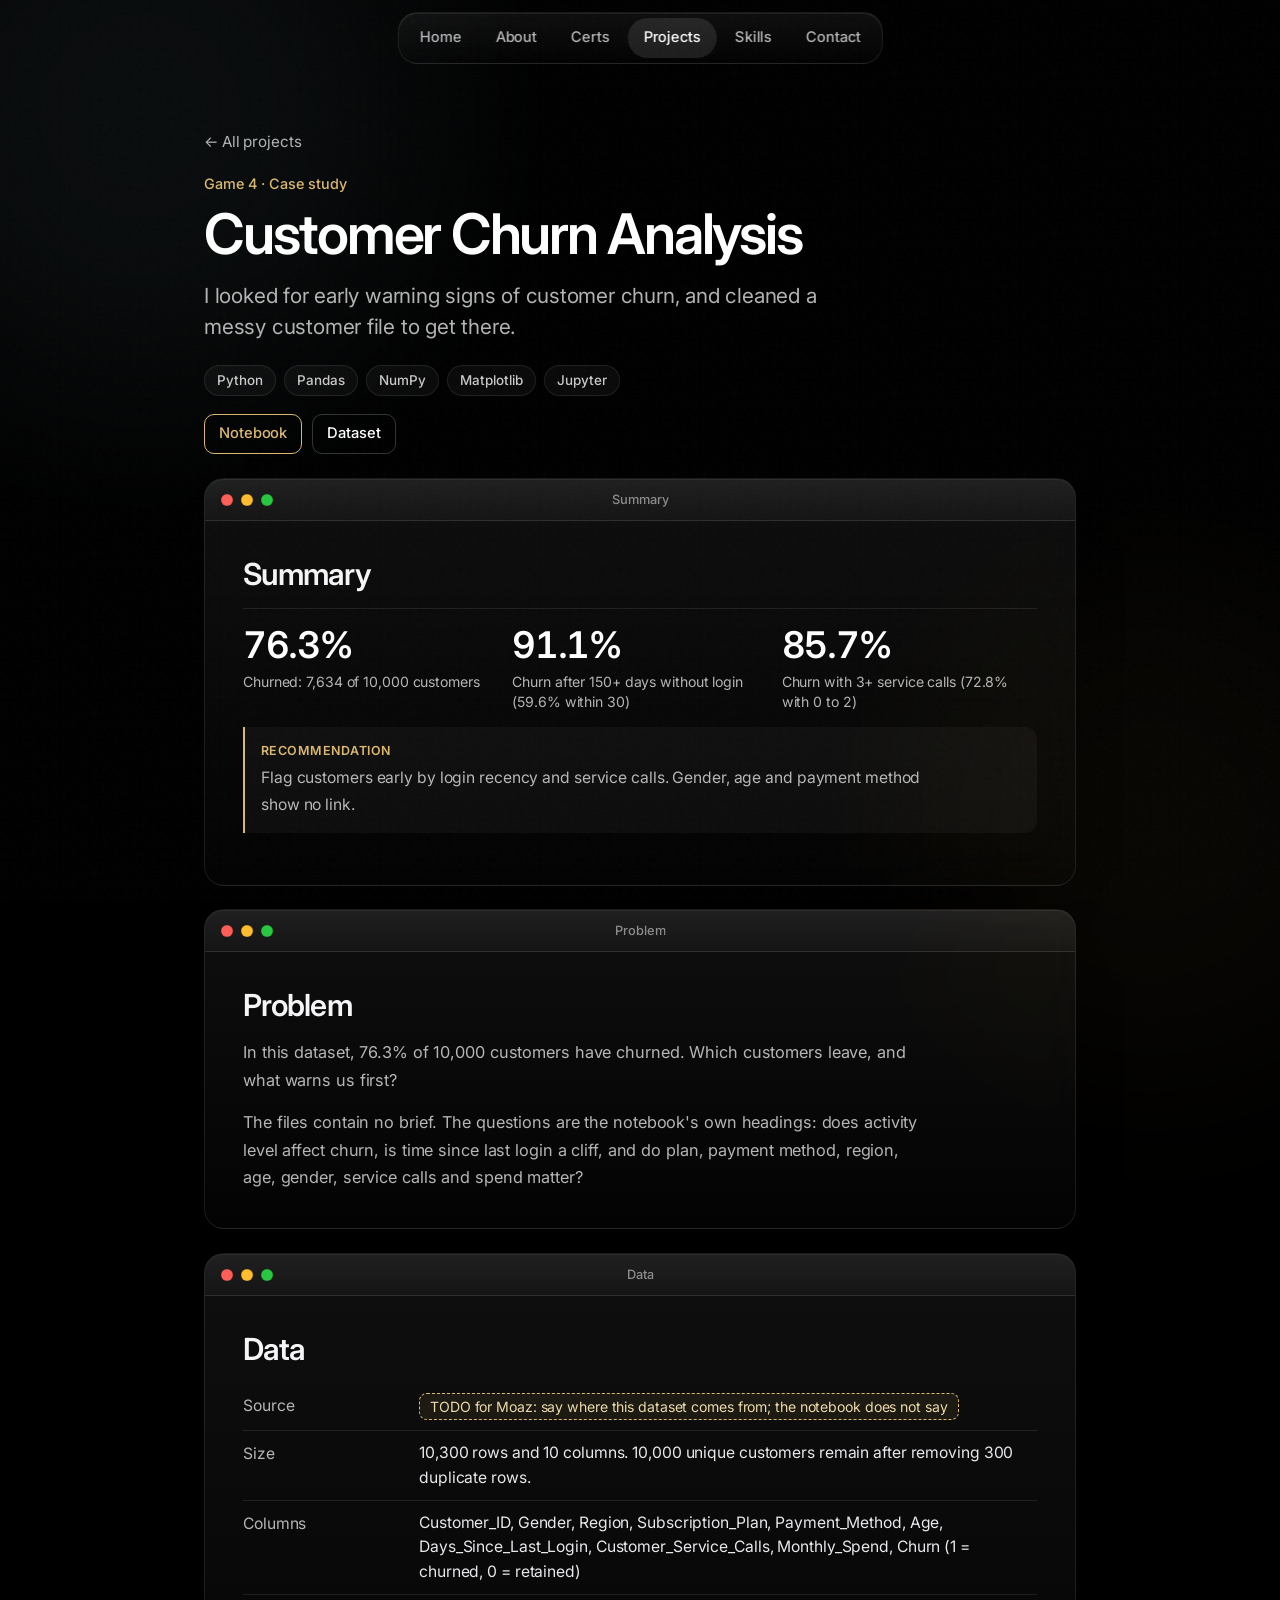
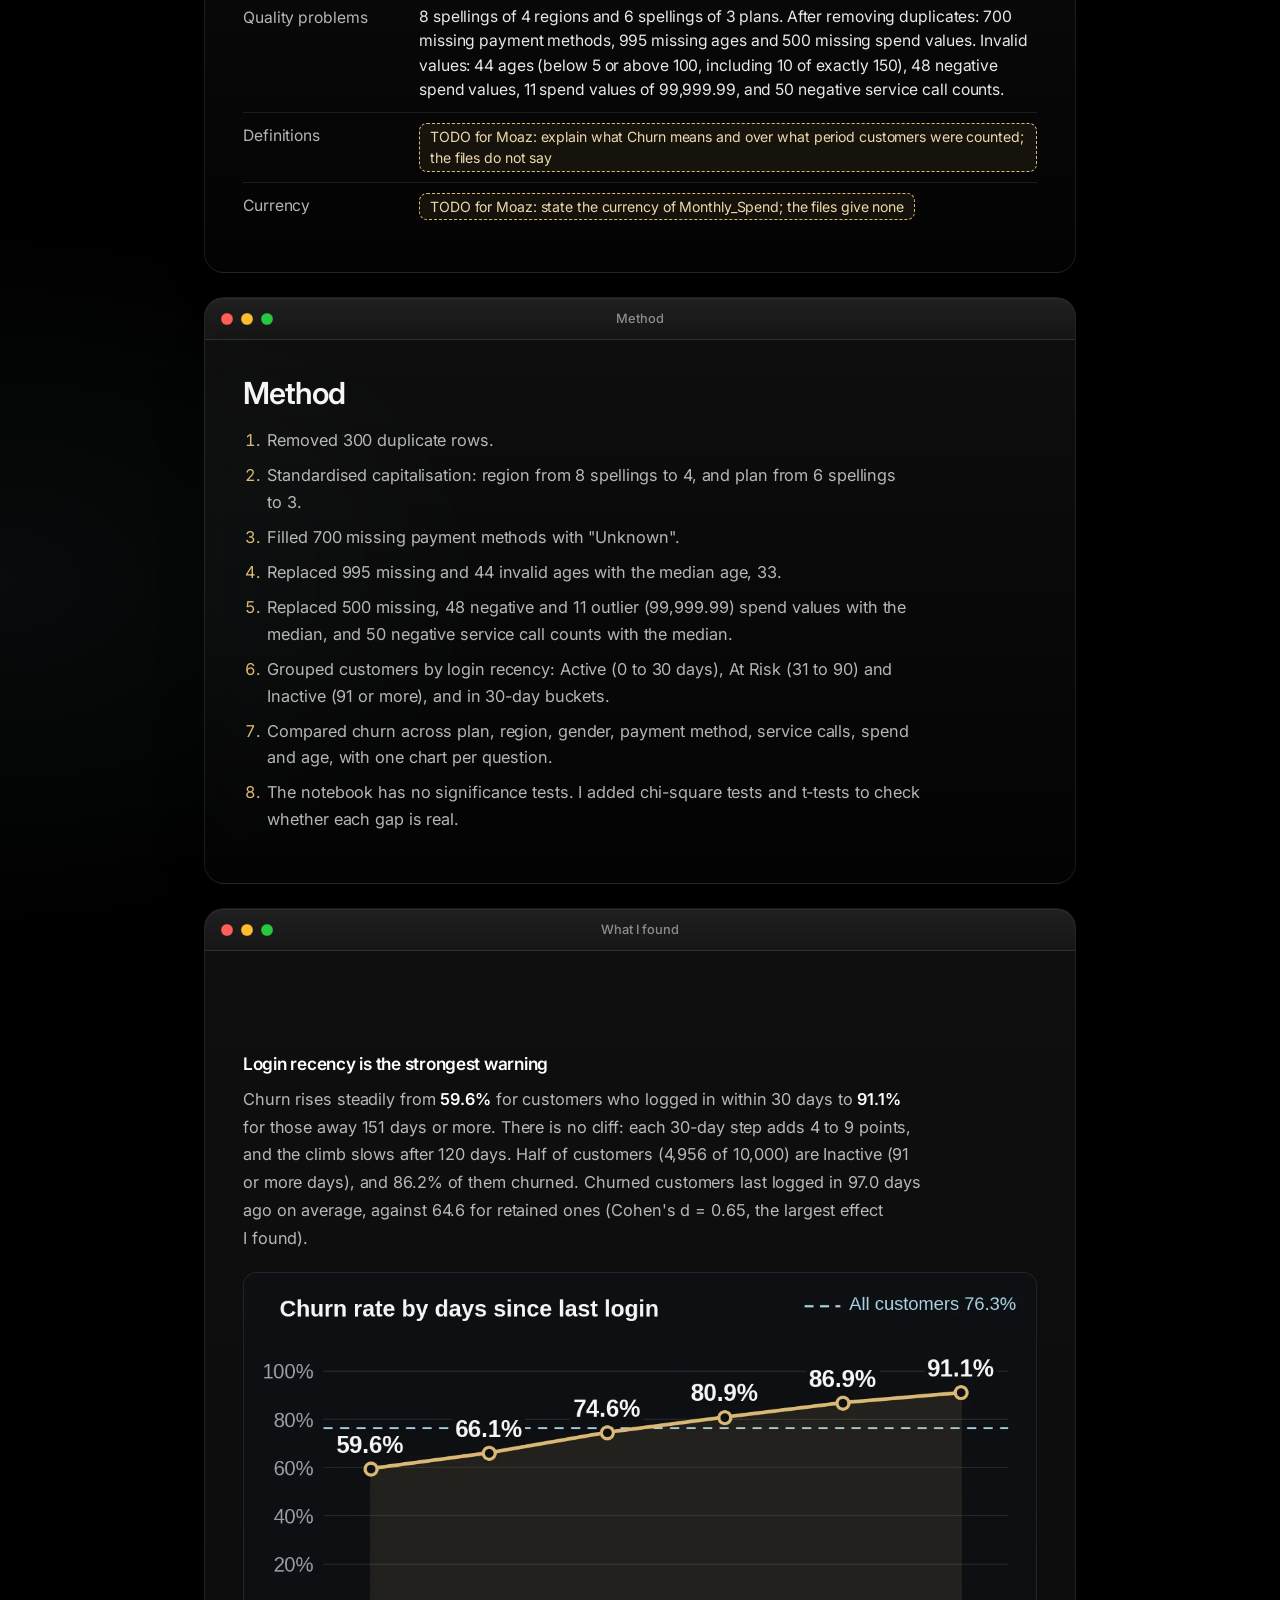
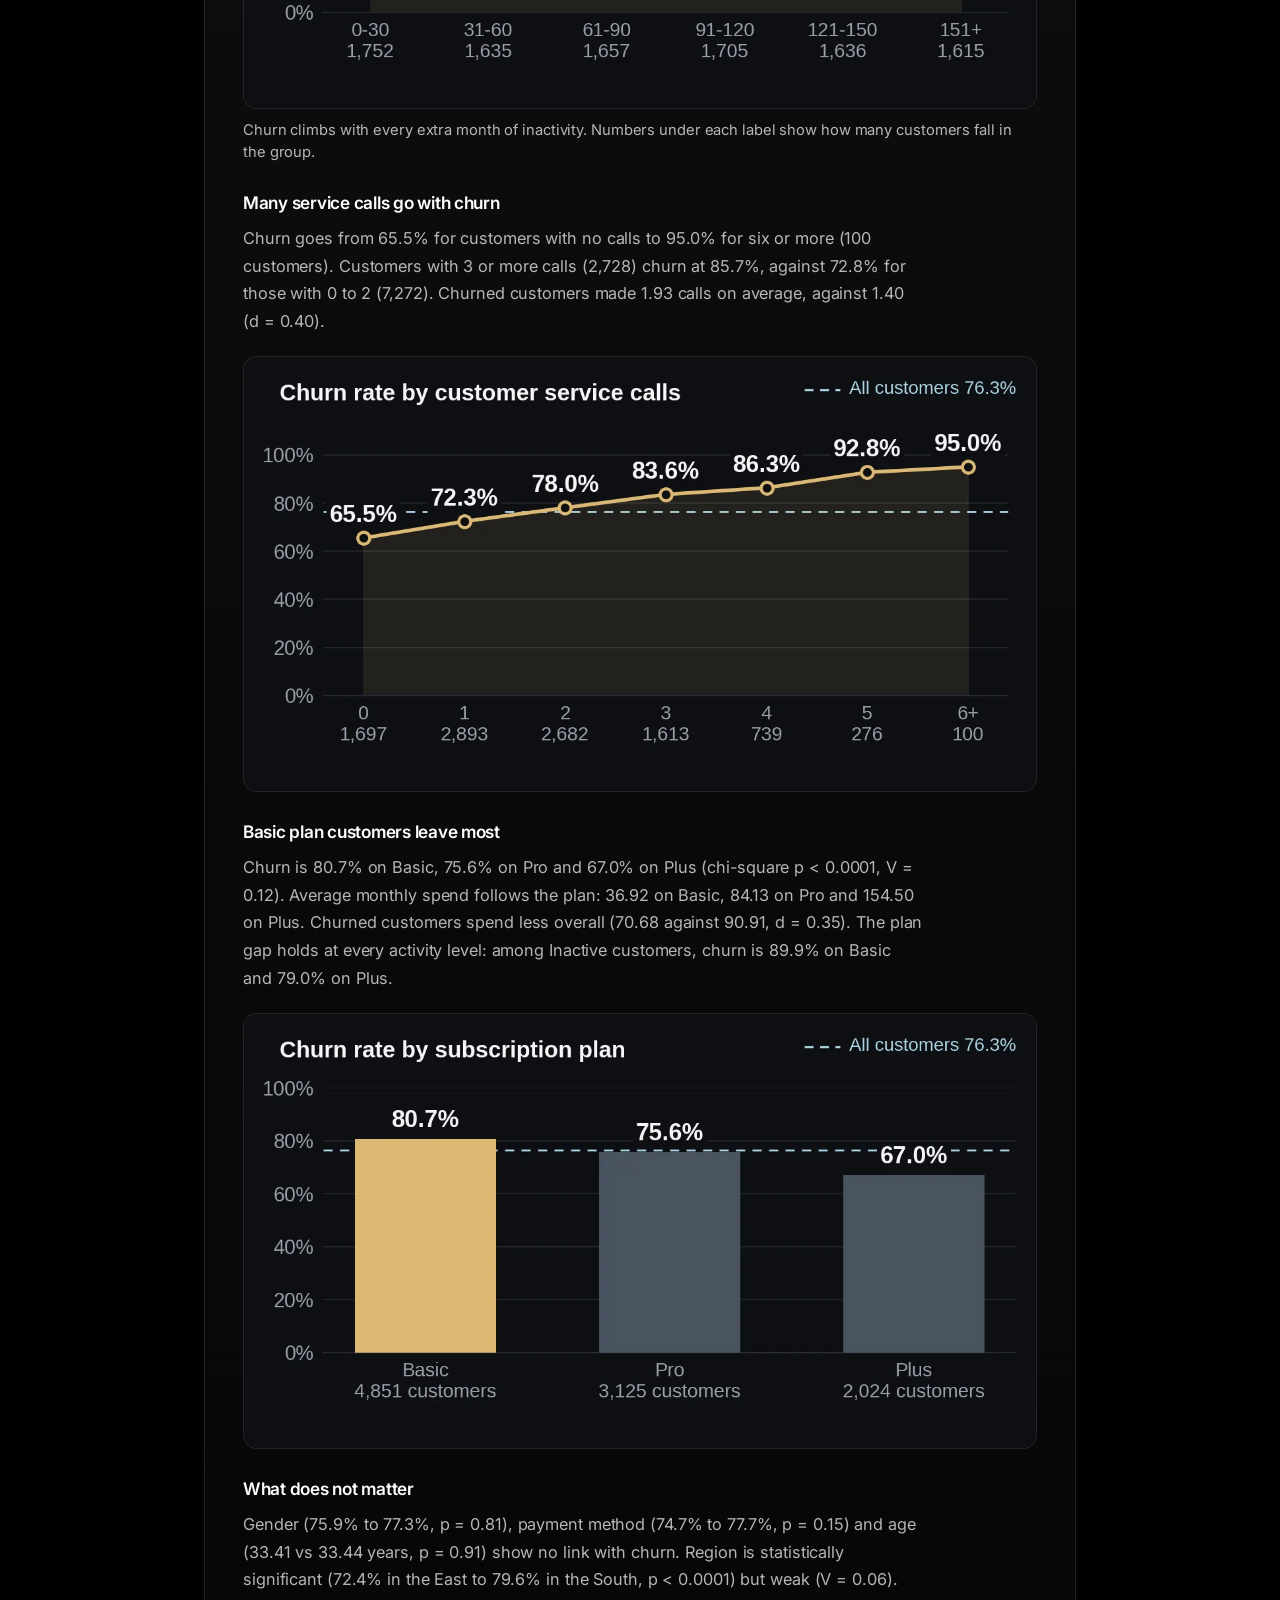
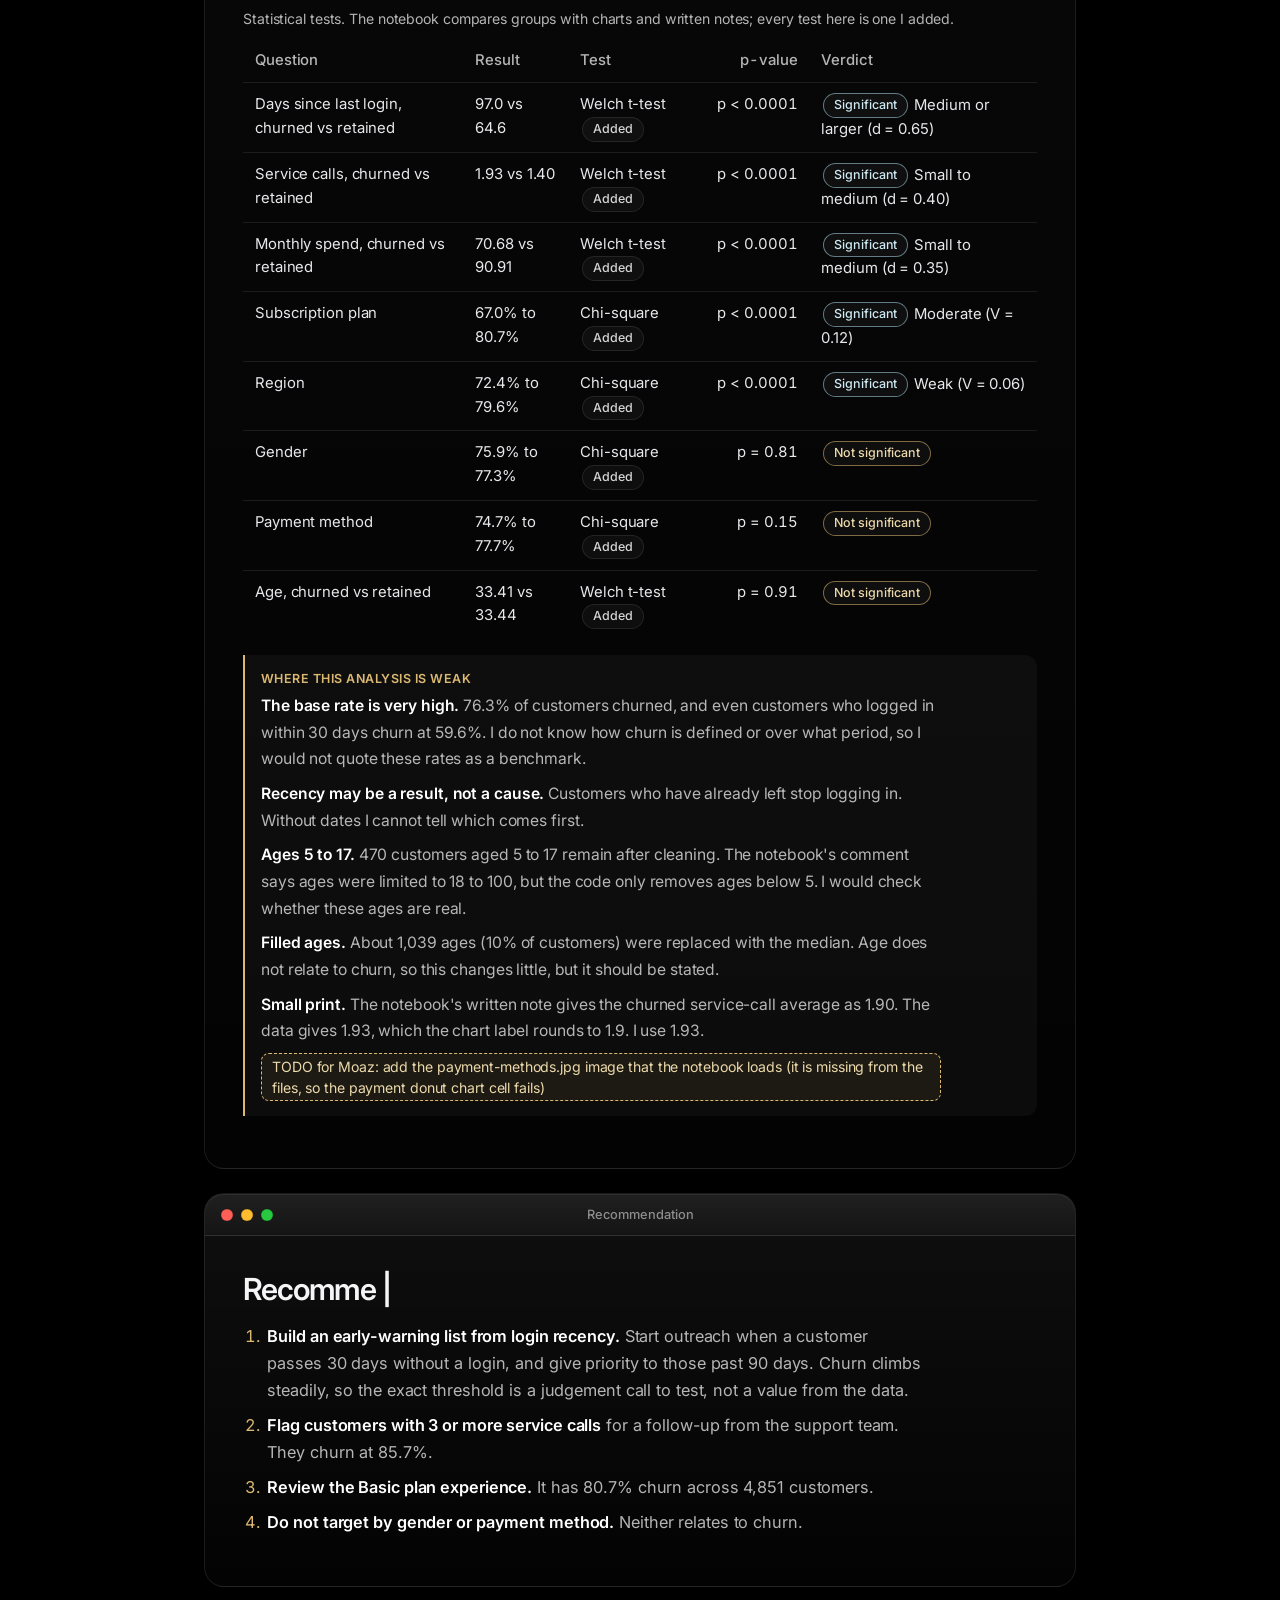
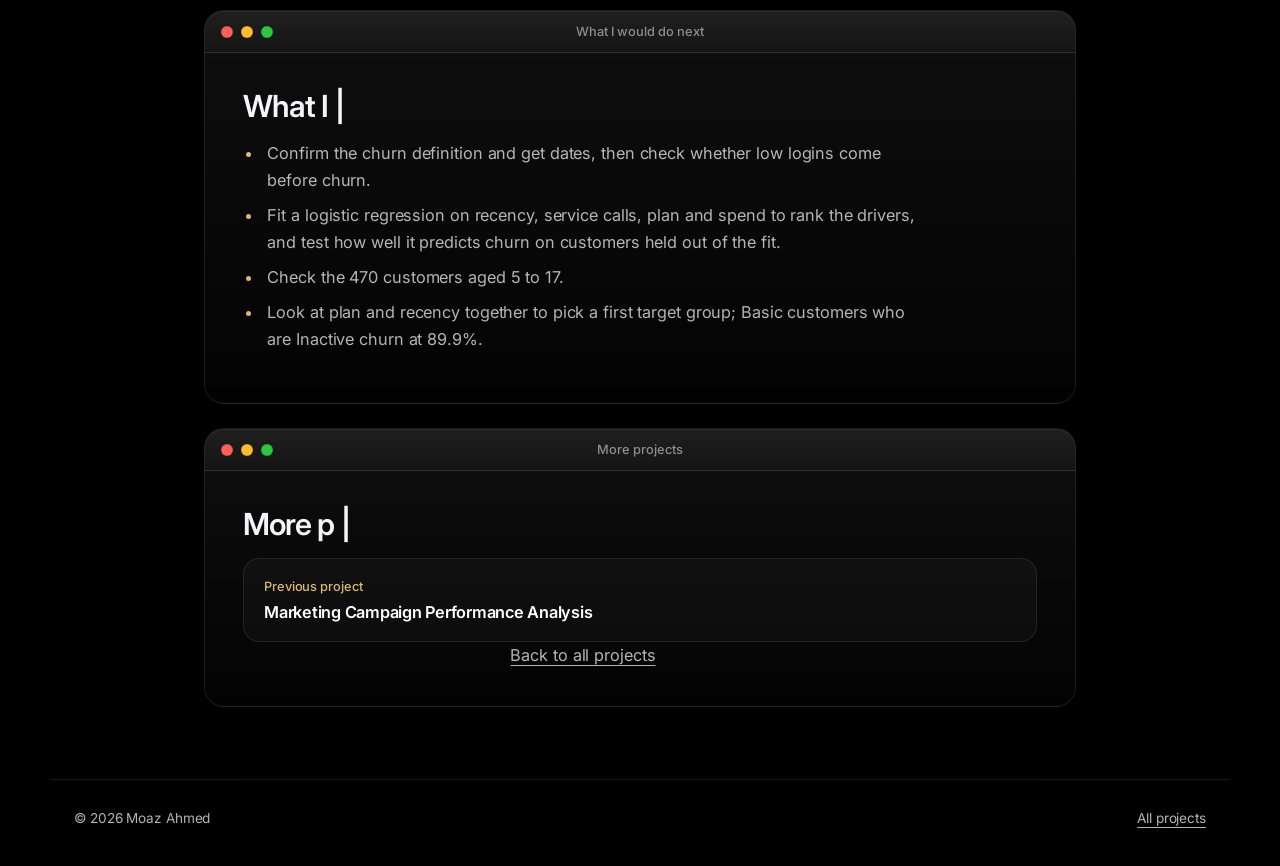
<file: projects/04-customer-churn-analysis/analysis.html>
<!DOCTYPE html>
<html lang="en">
<head>
<meta charset="utf-8">
<meta name="viewport" content="width=device-width, initial-scale=1, viewport-fit=cover">
<title>Customer Churn Analysis | Moaz Ahmed</title>
<meta name="description" content="Case study: Customer Churn Analysis. I looked for early warning signs of customer churn, and cleaned a messy customer file to get there.">
<meta name="theme-color" content="#000000">
<link rel="icon" href="data:image/svg+xml,<svg xmlns=%22http://www.w3.org/2000/svg%22 viewBox=%220 0 100 100%22><text y=%22.9em%22 font-size=%2290%22>♚</text></svg>">
<link rel="preconnect" href="https://fonts.googleapis.com"><link rel="preconnect" href="https://fonts.gstatic.com" crossorigin>
<link href="https://fonts.googleapis.com/css2?family=Inter:wght@400;500;600&display=swap" rel="stylesheet">
<link rel="stylesheet" href="../../assets/css/style.css?v=12"><link rel="stylesheet" href="../../assets/css/enhance.css?v=12"><link rel="stylesheet" href="../../assets/css/premium.css?v=12"><link rel="stylesheet" href="../../assets/css/projects.css?v=12"><link rel="stylesheet" href="../../assets/css/mobile.css?v=30">
</head>
<body class="cs-page">
<a class="skip" href="#main">Skip to content</a>
<div class="orb o1"></div><div class="orb o2"></div>
<nav class="glass" aria-label="Sections"><a href="../../index.html#top">Home</a><a href="../../index.html#about">About</a><a href="../../index.html#certs">Certs</a><a class="on" href="../../index.html#projects">Projects</a><a href="../../index.html#skills">Skills</a><a href="../../index.html#contact">Contact</a></nav>
<main id="main">
<section class="cs cs-head">
<a class="back" href="../../index.html#projects">← All projects</a>
<span class="mv">Game 4 · Case study</span>
<h1>Customer Churn Analysis</h1>
<p class="lede">I looked for early warning signs of customer churn, and cleaned a messy customer file to get there.</p>
<div class="pills tools"><span class="pill">Python</span><span class="pill">Pandas</span><span class="pill">NumPy</span><span class="pill">Matplotlib</span><span class="pill">Jupyter</span></div>
<div class="links"><a href="analysis.ipynb" download>Notebook</a><a href="data.csv" download="customer churn.csv">Dataset</a></div>
</section>
<section class="cs"><div class="glass cs-panel" data-title="Summary"><h2>Summary</h2><div class="stats3"><div><b>76.3%</b><span>Churned: 7,634 of 10,000 customers</span></div><div><b>91.1%</b><span>Churn after 150+ days without login (59.6% within 30)</span></div><div><b>85.7%</b><span>Churn with 3+ service calls (72.8% with 0 to 2)</span></div></div><div class="callout"><span class="lab">Recommendation</span><p>Flag customers early by login recency and service calls. Gender, age and payment method show no link.</p></div></div></section><section class="cs"><div class="glass cs-panel" data-title="Problem"><h2>Problem</h2>
<p>In this dataset, 76.3% of 10,000 customers have churned. Which customers leave, and what warns us first?</p>
<p>The files contain no brief. The questions are the notebook's own headings: does activity level affect churn, is time since last login a cliff, and do plan, payment method, region, age, gender, service calls and spend matter?</p></div></section><section class="cs"><div class="glass cs-panel" data-title="Data"><h2>Data</h2><dl class='facts'><dt>Source</dt><dd><span class="todo">TODO for Moaz: say where this dataset comes from; the notebook does not say</span></dd><dt>Size</dt><dd>10,300 rows and 10 columns. 10,000 unique customers remain after removing 300 duplicate rows.</dd><dt>Columns</dt><dd>Customer_ID, Gender, Region, Subscription_Plan, Payment_Method, Age, Days_Since_Last_Login, Customer_Service_Calls, Monthly_Spend, Churn (1 = churned, 0 = retained)</dd><dt>Quality problems</dt><dd>8 spellings of 4 regions and 6 spellings of 3 plans. After removing duplicates: 700 missing payment methods, 995 missing ages and 500 missing spend values. Invalid values: 44 ages (below 5 or above 100, including 10 of exactly 150), 48 negative spend values, 11 spend values of 99,999.99, and 50 negative service call counts.</dd><dt>Definitions</dt><dd><span class="todo">TODO for Moaz: explain what Churn means and over what period customers were counted; the files do not say</span></dd><dt>Currency</dt><dd><span class="todo">TODO for Moaz: state the currency of Monthly_Spend; the files give none</span></dd></dl></div></section><section class="cs"><div class="glass cs-panel" data-title="Method"><h2>Method</h2><ol><li>Removed 300 duplicate rows.</li><li>Standardised capitalisation: region from 8 spellings to 4, and plan from 6 spellings to 3.</li><li>Filled 700 missing payment methods with "Unknown".</li><li>Replaced 995 missing and 44 invalid ages with the median age, 33.</li><li>Replaced 500 missing, 48 negative and 11 outlier (99,999.99) spend values with the median, and 50 negative service call counts with the median.</li><li>Grouped customers by login recency: Active (0 to 30 days), At Risk (31 to 90) and Inactive (91 or more), and in 30-day buckets.</li><li>Compared churn across plan, region, gender, payment method, service calls, spend and age, with one chart per question.</li><li>The notebook has no significance tests. I added chi-square tests and t-tests to check whether each gap is real.</li></ol></div></section><section class="cs"><div class="glass cs-panel" data-title="What I found"><h2>What I found</h2>
<h3>Login recency is the strongest warning</h3>
<p>Churn rises steadily from <strong>59.6%</strong> for customers who logged in within 30 days to <strong>91.1%</strong> for those away 151 days or more. There is no cliff: each 30-day step adds 4 to 9 points, and the climb slows after 120 days. Half of customers (4,956 of 10,000) are Inactive (91 or more days), and 86.2% of them churned. Churned customers last logged in 97.0 days ago on average, against 64.6 for retained ones (Cohen's d = 0.65, the largest effect I found).</p>
<figure class="shot"><img src="../../assets/img/projects/customer-churn/churn-by-login-recency.webp" width="1200" height="660" alt="Line chart of churn rate by days since last login: 0-30 days 59.6%, 31-60 days 66.1%, 61-90 days 74.6%, 91-120 days 80.9%, 121-150 days 86.9%, 151 or more days 91.1%. The line rises steadily and stays above the overall rate of 76.3% after 61 days." loading="lazy"><figcaption>Churn climbs with every extra month of inactivity. Numbers under each label show how many customers fall in the group.</figcaption></figure>
<h3>Many service calls go with churn</h3>
<p>Churn goes from 65.5% for customers with no calls to 95.0% for six or more (100 customers). Customers with 3 or more calls (2,728) churn at 85.7%, against 72.8% for those with 0 to 2 (7,272). Churned customers made 1.93 calls on average, against 1.40 (d = 0.40).</p>
<figure class="shot"><img src="../../assets/img/projects/customer-churn/churn-by-service-calls.webp" width="1200" height="660" alt="Line chart of churn rate by number of customer service calls: 0 calls 65.5%, 1 calls 72.3%, 2 calls 78.0%, 3 calls 83.6%, 4 calls 86.3%, 5 calls 92.8%, six or more 95.0%. The line rises with every extra call." loading="lazy"></figure>
<h3>Basic plan customers leave most</h3>
<p>Churn is 80.7% on Basic, 75.6% on Pro and 67.0% on Plus (chi-square p < 0.0001, V = 0.12). Average monthly spend follows the plan: 36.92 on Basic, 84.13 on Pro and 154.50 on Plus. Churned customers spend less overall (70.68 against 90.91, d = 0.35). The plan gap holds at every activity level: among Inactive customers, churn is 89.9% on Basic and 79.0% on Plus.</p>
<figure class="shot"><img src="../../assets/img/projects/customer-churn/churn-by-plan.webp" width="1200" height="660" alt="Bar chart of churn rate by subscription plan: Basic 80.7% (4,851 customers), Pro 75.6% (3,125), Plus 67.0% (2,024), with a dashed line at the overall rate of 76.3%." loading="lazy"></figure>
<h3>What does not matter</h3>
<p>Gender (75.9% to 77.3%, p = 0.81), payment method (74.7% to 77.7%, p = 0.15) and age (33.41 vs 33.44 years, p = 0.91) show no link with churn. Region is statistically significant (72.4% in the East to 79.6% in the South, p < 0.0001) but weak (V = 0.06).</p>
<div class="tw"><table><caption>Statistical tests. The notebook compares groups with charts and written notes; every test here is one I added.</caption><thead><tr><th>Question</th><th>Result</th><th>Test</th><th class="n">p-value</th><th>Verdict</th></tr></thead><tbody><tr><td>Days since last login, churned vs retained</td><td>97.0 vs 64.6</td><td>Welch t-test <span class='badge'>Added</span></td><td class='n'>p < 0.0001</td><td><span class="badge ok">Significant</span> Medium or larger (d = 0.65)</td></tr><tr><td>Service calls, churned vs retained</td><td>1.93 vs 1.40</td><td>Welch t-test <span class='badge'>Added</span></td><td class='n'>p < 0.0001</td><td><span class="badge ok">Significant</span> Small to medium (d = 0.40)</td></tr><tr><td>Monthly spend, churned vs retained</td><td>70.68 vs 90.91</td><td>Welch t-test <span class='badge'>Added</span></td><td class='n'>p < 0.0001</td><td><span class="badge ok">Significant</span> Small to medium (d = 0.35)</td></tr><tr><td>Subscription plan</td><td>67.0% to 80.7%</td><td>Chi-square <span class='badge'>Added</span></td><td class='n'>p < 0.0001</td><td><span class="badge ok">Significant</span> Moderate (V = 0.12)</td></tr><tr><td>Region</td><td>72.4% to 79.6%</td><td>Chi-square <span class='badge'>Added</span></td><td class='n'>p < 0.0001</td><td><span class="badge ok">Significant</span> Weak (V = 0.06)</td></tr><tr><td>Gender</td><td>75.9% to 77.3%</td><td>Chi-square <span class='badge'>Added</span></td><td class='n'>p = 0.81</td><td><span class="badge no">Not significant</span> </td></tr><tr><td>Payment method</td><td>74.7% to 77.7%</td><td>Chi-square <span class='badge'>Added</span></td><td class='n'>p = 0.15</td><td><span class="badge no">Not significant</span> </td></tr><tr><td>Age, churned vs retained</td><td>33.41 vs 33.44</td><td>Welch t-test <span class='badge'>Added</span></td><td class='n'>p = 0.91</td><td><span class="badge no">Not significant</span> </td></tr></tbody></table></div>
<div class="callout"><span class="lab">Where this analysis is weak</span><p><strong>The base rate is very high.</strong> 76.3% of customers churned, and even customers who logged in within 30 days churn at 59.6%. I do not know how churn is defined or over what period, so I would not quote these rates as a benchmark.</p><p><strong>Recency may be a result, not a cause.</strong> Customers who have already left stop logging in. Without dates I cannot tell which comes first.</p><p><strong>Ages 5 to 17.</strong> 470 customers aged 5 to 17 remain after cleaning. The notebook's comment says ages were limited to 18 to 100, but the code only removes ages below 5. I would check whether these ages are real.</p><p><strong>Filled ages.</strong> About 1,039 ages (10% of customers) were replaced with the median. Age does not relate to churn, so this changes little, but it should be stated.</p><p><strong>Small print.</strong> The notebook's written note gives the churned service-call average as 1.90. The data gives 1.93, which the chart label rounds to 1.9. I use 1.93.</p><p><span class="todo">TODO for Moaz: add the payment-methods.jpg image that the notebook loads (it is missing from the files, so the payment donut chart cell fails)</span></p></div></div></section><section class="cs"><div class="glass cs-panel" data-title="Recommendation"><h2>Recommendation</h2><ol><li><strong>Build an early-warning list from login recency.</strong> Start outreach when a customer passes 30 days without a login, and give priority to those past 90 days. Churn climbs steadily, so the exact threshold is a judgement call to test, not a value from the data.</li><li><strong>Flag customers with 3 or more service calls</strong> for a follow-up from the support team. They churn at 85.7%.</li><li><strong>Review the Basic plan experience.</strong> It has 80.7% churn across 4,851 customers.</li><li><strong>Do not target by gender or payment method.</strong> Neither relates to churn.</li></ol></div></section><section class="cs"><div class="glass cs-panel" data-title="What I would do next"><h2>What I would do next</h2><ul><li>Confirm the churn definition and get dates, then check whether low logins come before churn.</li><li>Fit a logistic regression on recency, service calls, plan and spend to rank the drivers, and test how well it predicts churn on customers held out of the fit.</li><li>Check the 470 customers aged 5 to 17.</li><li>Look at plan and recency together to pick a first target group; Basic customers who are Inactive churn at 89.9%.</li></ul></div></section><section class="cs"><div class="glass cs-panel" data-title="More projects"><h2>More projects</h2><div class="pn"><a class="solo" href="../03-marketing-campaign-performance-analysis/analysis.html"><small>Previous project</small><b>Marketing Campaign Performance Analysis</b></a></div><p class="pn-all"><a href="../../index.html#projects">Back to all projects</a></p></div></section></main>
<footer><span>© 2026 Moaz Ahmed</span><a href="../../index.html#projects">All projects</a></footer>
<script src="../../assets/js/premium.js?v=12"></script>
<script src="../../assets/js/windows.js?v=12"></script>
</body>
</html>
</file>
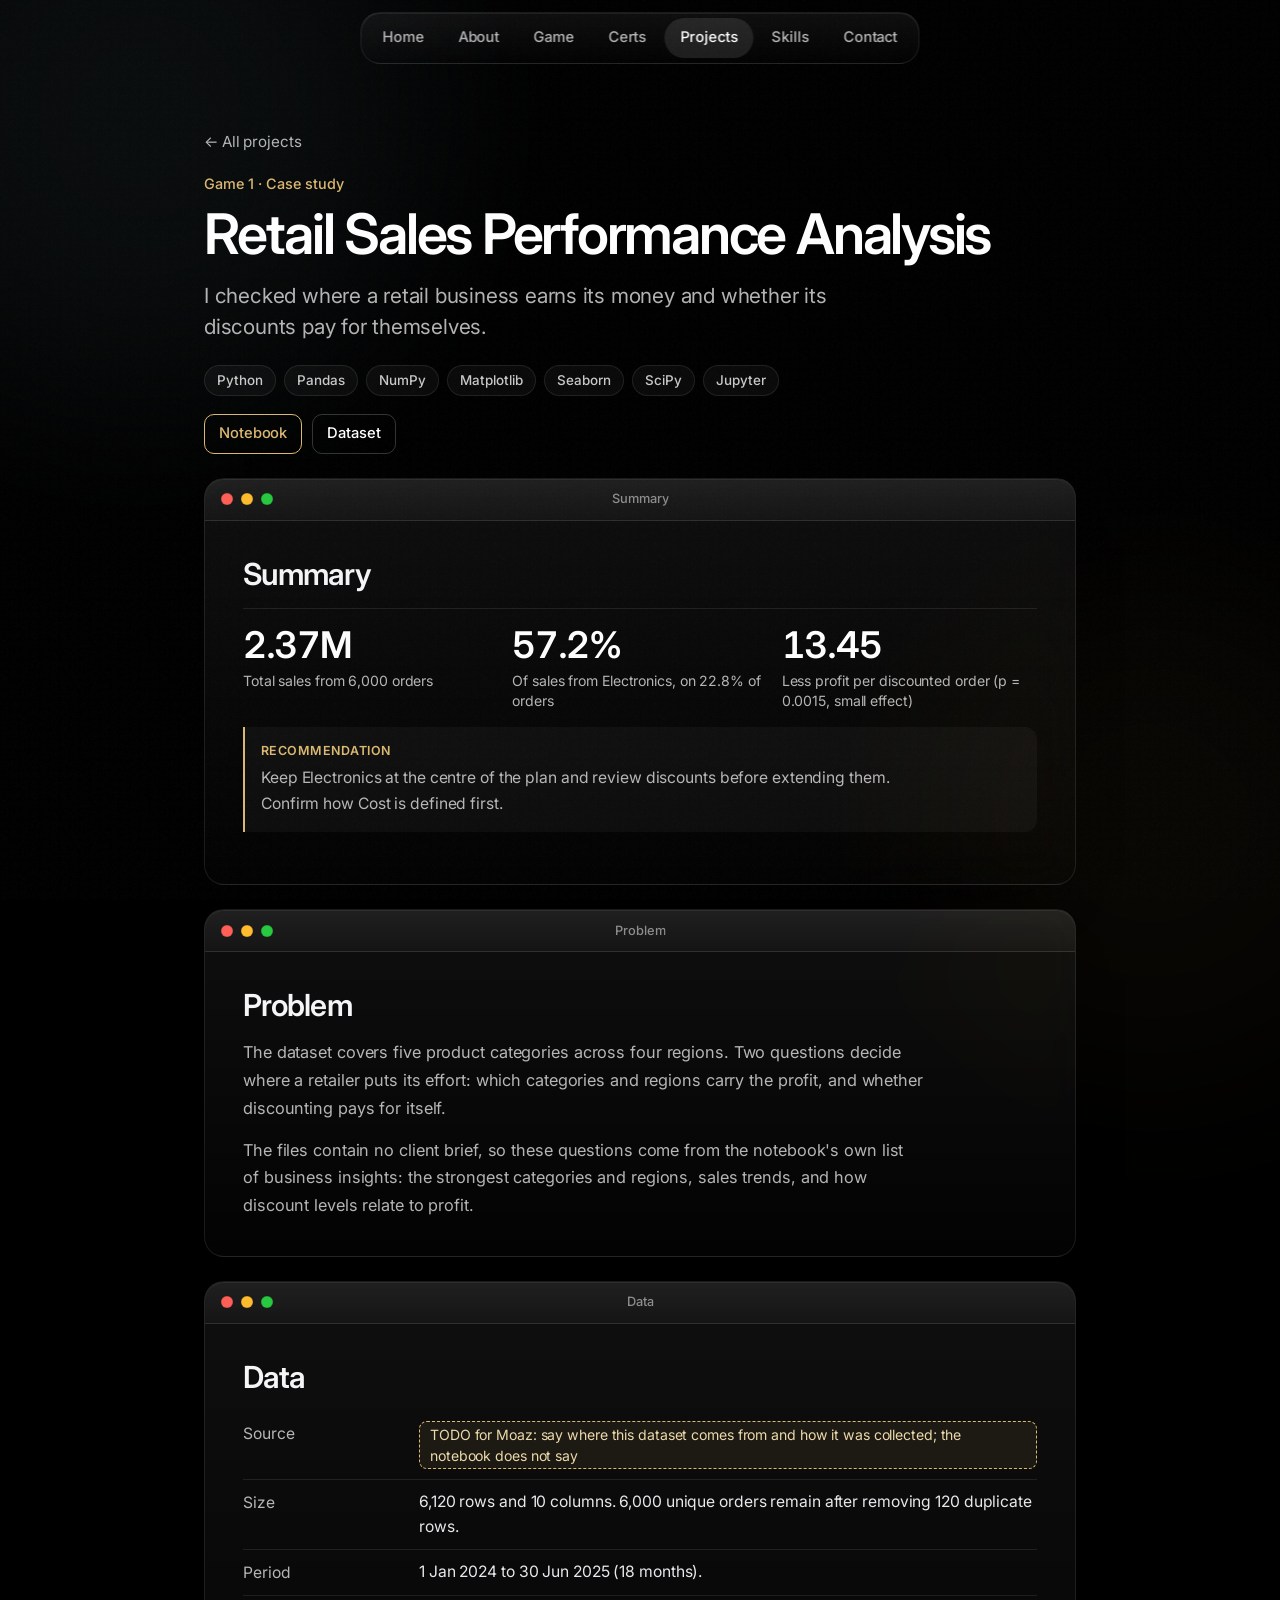
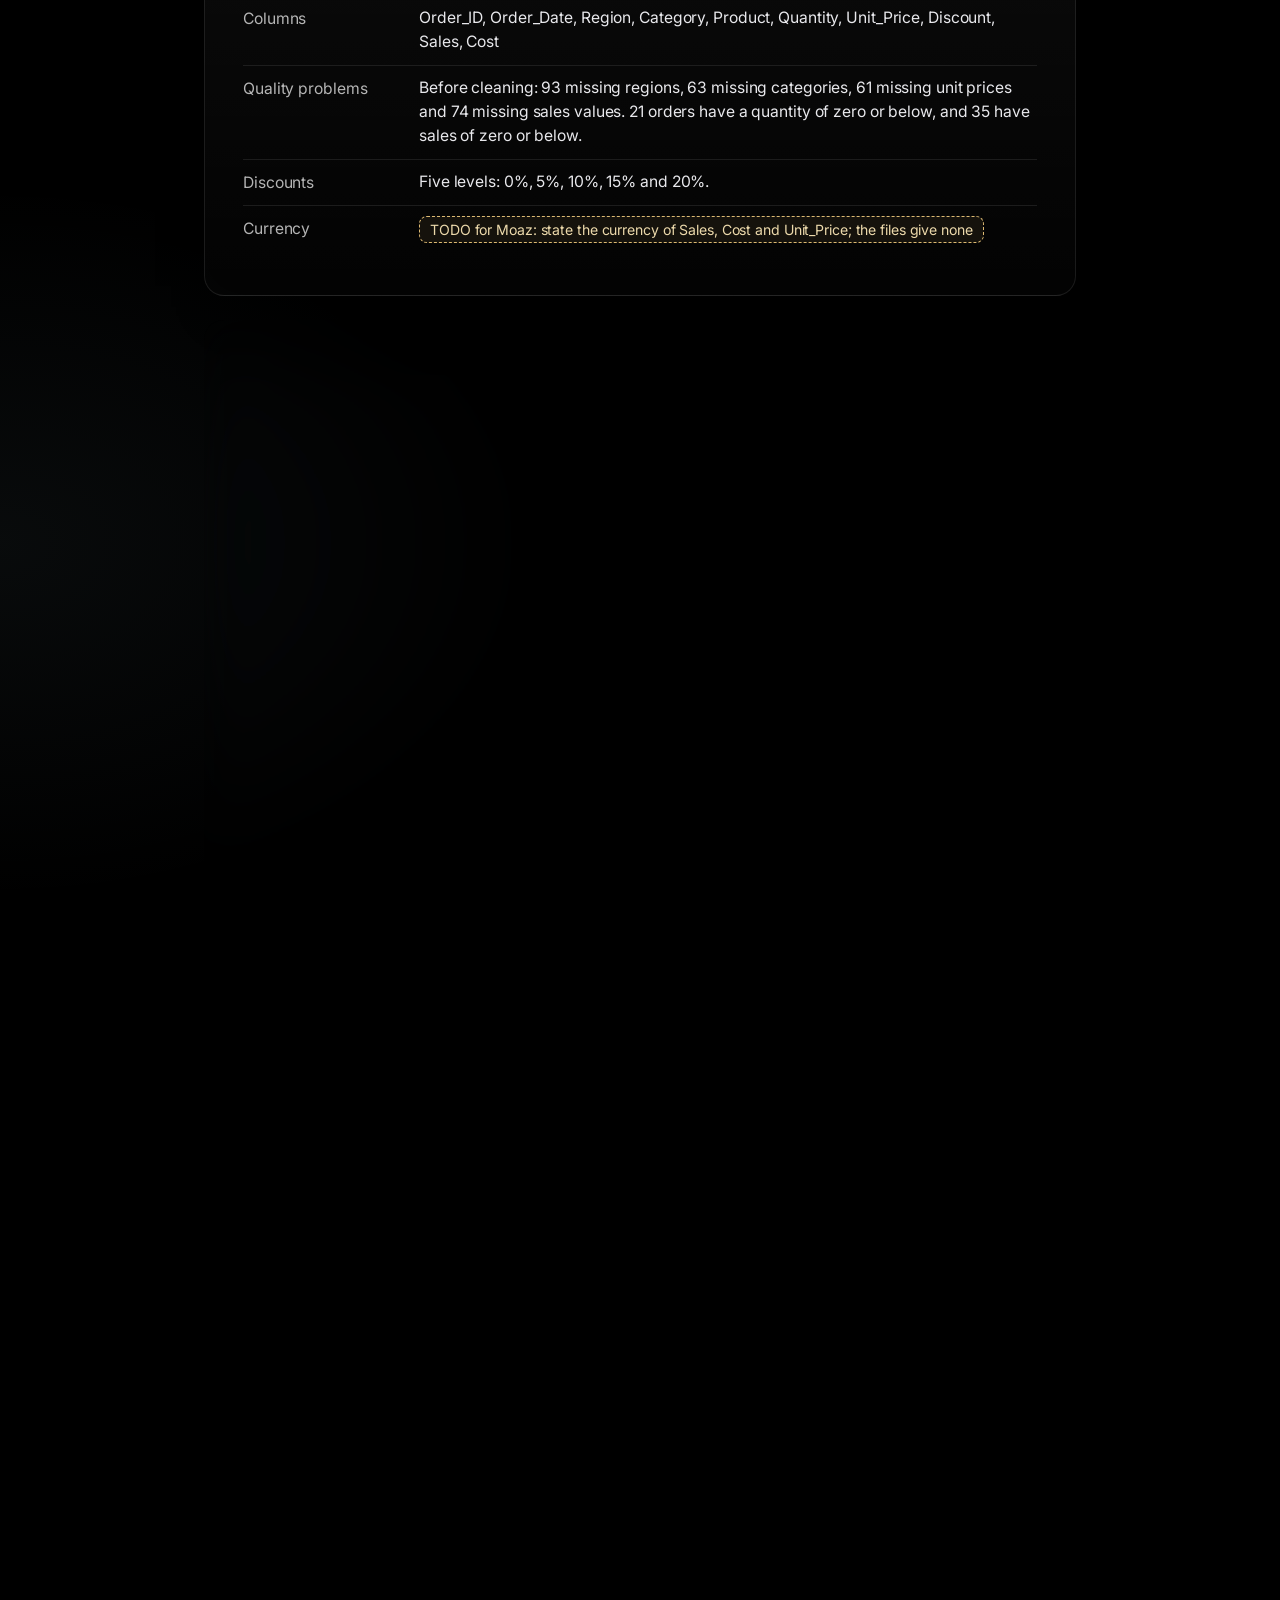
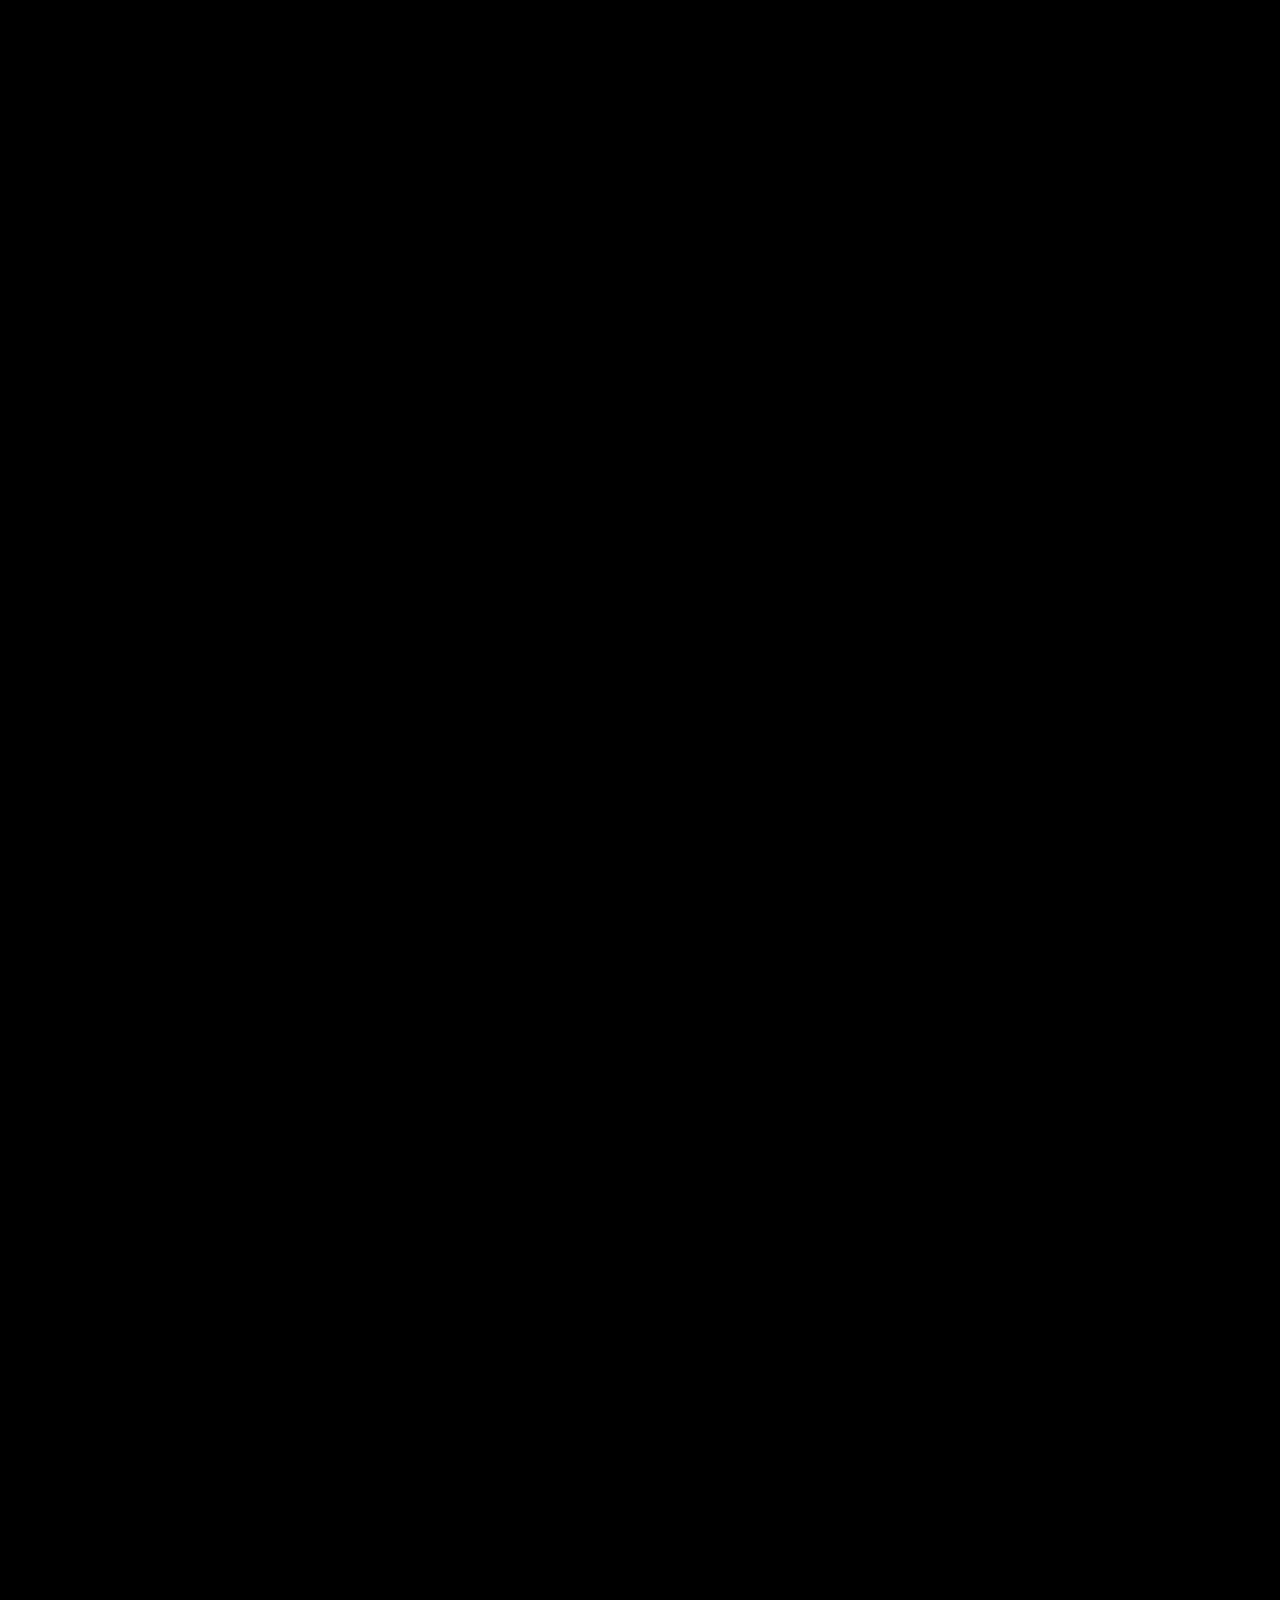
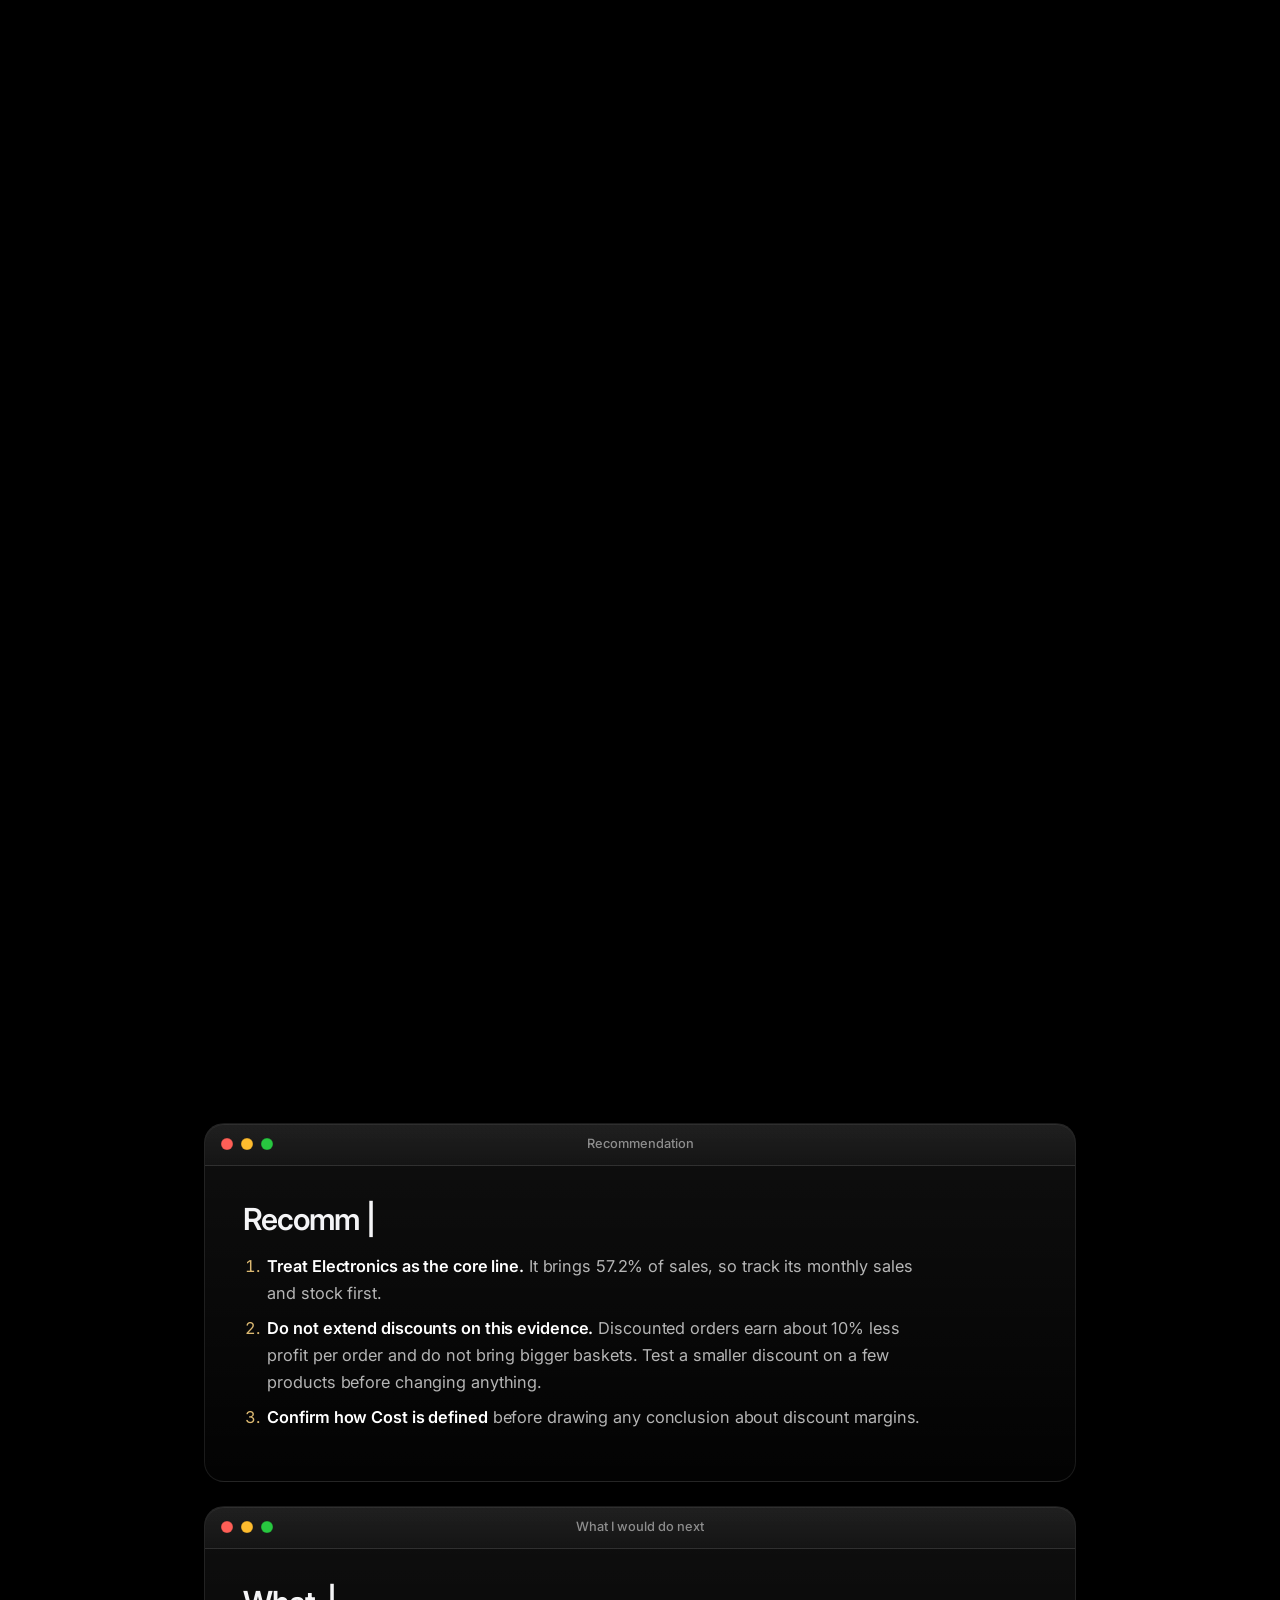
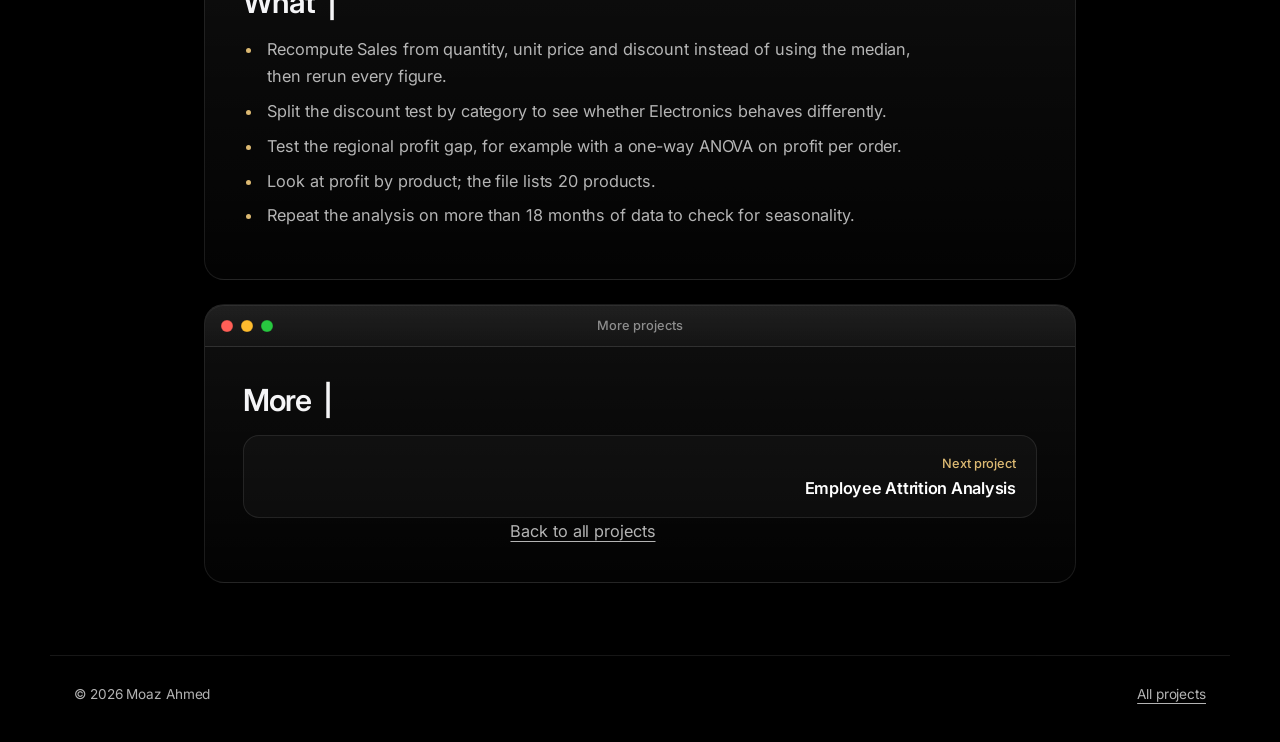
<file: moaz-portfolio/projects/01-retail-sales-performance-analysis/analysis.html>
<!DOCTYPE html>
<html lang="en">
<head>
<meta charset="utf-8">
<meta name="viewport" content="width=device-width, initial-scale=1, viewport-fit=cover">
<title>Retail Sales Performance Analysis | Moaz Ahmed</title>
<meta name="description" content="Case study: Retail Sales Performance Analysis. I checked where a retail business earns its money and whether its discounts pay for themselves.">
<meta name="theme-color" content="#000000">
<link rel="icon" href="data:image/svg+xml,<svg xmlns=%22http://www.w3.org/2000/svg%22 viewBox=%220 0 100 100%22><text y=%22.9em%22 font-size=%2290%22>♚</text></svg>">
<link rel="preconnect" href="https://fonts.googleapis.com"><link rel="preconnect" href="https://fonts.gstatic.com" crossorigin>
<link href="https://fonts.googleapis.com/css2?family=Inter:wght@400;500;600&display=swap" rel="stylesheet">
<link rel="stylesheet" href="../../assets/css/style.css?v=12"><link rel="stylesheet" href="../../assets/css/enhance.css?v=12"><link rel="stylesheet" href="../../assets/css/premium.css?v=12"><link rel="stylesheet" href="../../assets/css/projects.css?v=12">
</head>
<body class="cs-page">
<a class="skip" href="#main">Skip to content</a>
<div class="orb o1"></div><div class="orb o2"></div>
<nav class="glass" aria-label="Sections"><a href="../../index.html#top">Home</a><a href="../../index.html#about">About</a><a href="../../index.html#game">Game</a><a href="../../index.html#certs">Certs</a><a class="on" href="../../index.html#projects">Projects</a><a href="../../index.html#skills">Skills</a><a href="../../index.html#contact">Contact</a></nav>
<main id="main">
<section class="cs cs-head">
<a class="back" href="../../index.html#projects">← All projects</a>
<span class="mv">Game 1 · Case study</span>
<h1>Retail Sales Performance Analysis</h1>
<p class="lede">I checked where a retail business earns its money and whether its discounts pay for themselves.</p>
<div class="pills tools"><span class="pill">Python</span><span class="pill">Pandas</span><span class="pill">NumPy</span><span class="pill">Matplotlib</span><span class="pill">Seaborn</span><span class="pill">SciPy</span><span class="pill">Jupyter</span></div>
<div class="links"><a href="analysis.ipynb" download>Notebook</a><a href="data.csv" download="retail_sales_data.csv">Dataset</a></div>
</section>
<section class="cs"><div class="glass cs-panel" data-title="Summary"><h2>Summary</h2><div class="stats3"><div><b>2.37M</b><span>Total sales from 6,000 orders</span></div><div><b>57.2%</b><span>Of sales from Electronics, on 22.8% of orders</span></div><div><b>13.45</b><span>Less profit per discounted order (p = 0.0015, small effect)</span></div></div><div class="callout"><span class="lab">Recommendation</span><p>Keep Electronics at the centre of the plan and review discounts before extending them. Confirm how Cost is defined first.</p></div></div></section><section class="cs"><div class="glass cs-panel" data-title="Problem"><h2>Problem</h2>
<p>The dataset covers five product categories across four regions. Two questions decide where a retailer puts its effort: which categories and regions carry the profit, and whether discounting pays for itself.</p>
<p>The files contain no client brief, so these questions come from the notebook's own list of business insights: the strongest categories and regions, sales trends, and how discount levels relate to profit.</p></div></section><section class="cs"><div class="glass cs-panel" data-title="Data"><h2>Data</h2><dl class='facts'><dt>Source</dt><dd><span class="todo">TODO for Moaz: say where this dataset comes from and how it was collected; the notebook does not say</span></dd><dt>Size</dt><dd>6,120 rows and 10 columns. 6,000 unique orders remain after removing 120 duplicate rows.</dd><dt>Period</dt><dd>1 Jan 2024 to 30 Jun 2025 (18 months).</dd><dt>Columns</dt><dd>Order_ID, Order_Date, Region, Category, Product, Quantity, Unit_Price, Discount, Sales, Cost</dd><dt>Quality problems</dt><dd>Before cleaning: 93 missing regions, 63 missing categories, 61 missing unit prices and 74 missing sales values. 21 orders have a quantity of zero or below, and 35 have sales of zero or below.</dd><dt>Discounts</dt><dd>Five levels: 0%, 5%, 10%, 15% and 20%.</dd><dt>Currency</dt><dd><span class="todo">TODO for Moaz: state the currency of Sales, Cost and Unit_Price; the files give none</span></dd></dl></div></section><section class="cs"><div class="glass cs-panel" data-title="Method"><h2>Method</h2><ol><li>Removed 120 duplicate rows, then trimmed and standardised the text in Region, Category and Product.</li><li>Filled missing regions and categories with "Unknown" (90 and 60 orders).</li><li>Replaced invalid or missing values with the column median: 20 quantities, 60 unit prices and 107 sales values.</li><li>Added Profit (Sales minus Cost), Profit_Margin (profit as a percentage of sales), and month and quarter columns.</li><li>Compared sales by category, profit by region, monthly sales, and margin by discount level.</li><li>Tested whether discounted orders earn a different profit per order than full-price orders, using Welch's t-test, which does not assume equal variances.</li><li>Added two checks the notebook does not contain: the same test on margin percentage, and a check of how median-filling affects the results.</li></ol></div></section><section class="cs"><div class="glass cs-panel" data-title="What I found"><h2>What I found</h2>
<h3>Electronics carries the business</h3>
<p>Electronics brings <strong>57.2% of sales</strong> (1.35M) from 22.8% of orders. An average Electronics order is worth 990.09, against 218.75 for every other category. Its share of profit (56.3%) is close to its share of sales, so the advantage comes from order size, not margin.</p>
<figure class="shot"><img src="../../assets/img/projects/retail-sales/sales-by-category.webp" width="1200" height="660" alt="Horizontal bar chart of share of total sales by category: Electronics 57.2%, Home 14.4%, Sports 11.4%, Clothing 9.1%, Beauty 7.0%, no category recorded 0.9%." loading="lazy"><figcaption>Electronics dominates sales. The 0.9% bar for no category comes from 60 orders with a missing category.</figcaption></figure>
<h3>Discounts lower profit per order, but not the margin</h3>
<p>Most orders carry a discount: 4,123 of 6,000 (68.7%). Discounted orders earn 118.77 profit on average, against 132.22 for full-price orders. That is <strong>13.45 less per order</strong> (95% confidence interval 5.14 to 21.76; Welch's t-test, p = 0.0015). The effect is small: the gap is about 10% of full-price profit, and Cohen's d is 0.09.</p>
<p>Margin tells a different story. Average margin stays near 31% at every discount level (30.6% to 31.5%). The gap between discounted and full-price orders is 0.07 points (p = 0.89), so I found no margin effect. Discounts also do not lift order size: average quantity stays between 2.87 and 3.09 items at every level.</p>
<figure class="shot"><img src="../../assets/img/projects/retail-sales/margin-by-discount.webp" width="1200" height="660" alt="Bar chart of average profit margin by discount level, all close to 31%: no discount 31.0%, 5% off 30.6%, 10% off 31.0%, 15% off 31.0%, 20% off 31.5%." loading="lazy"><figcaption>Margin percentage does not move with the discount level.</figcaption></figure>
<div class="tw"><table><caption>Orders by discount level (averages per order)</caption><thead><tr><th class="">Discount</th><th class="n">Orders</th><th class="n">Avg quantity</th><th class="n">Avg cost</th><th class="n">Avg profit</th><th class="n">Avg margin</th></tr></thead><tbody><tr><td class="">No discount</td><td class="n">1,877</td><td class="n">3.01</td><td class="n">292.47</td><td class="n">132.22</td><td class="n">30.98%</td></tr><tr><td class="">5% off</td><td class="n">1,466</td><td class="n">3.01</td><td class="n">285.07</td><td class="n">125.60</td><td class="n">30.59%</td></tr><tr><td class="">10% off</td><td class="n">1,491</td><td class="n">2.98</td><td class="n">261.04</td><td class="n">120.54</td><td class="n">31.02%</td></tr><tr><td class="">15% off</td><td class="n">690</td><td class="n">3.09</td><td class="n">239.61</td><td class="n">110.38</td><td class="n">30.98%</td></tr><tr><td class="">20% off</td><td class="n">476</td><td class="n">2.87</td><td class="n">227.74</td><td class="n">104.35</td><td class="n">31.48%</td></tr></tbody></table></div>
<div class="callout"><span class="lab">Check before you trust this</span><p>Average cost per order falls from 292.47 with no discount to 227.74 at 20% off, although average unit price stays between 138.75 and 145.01. A discount changes the selling price, not what the item cost, so this pattern suggests Cost may be calculated from the discounted sales value. The files cannot confirm that, and it would explain why margin never moves.</p><p><span class="todo">TODO for Moaz: explain how the Cost column was calculated</span></p></div>
<h3>Regions are close, and sales are flat</h3>
<p>Profit by region ranges from 169,698 (West) to 193,130 (North). I did not test whether that gap is real, so I would not act on it. Monthly sales range from 107,561 (Feb 2025) to 158,456 (Apr 2025). The first half of 2025 (788,613) is level with the first half of 2024 (787,534), a change of +0.1%. With 18 months of data I cannot separate seasonality from noise.</p>
<figure class="shot"><img src="../../assets/img/projects/retail-sales/monthly-sales.webp" width="1200" height="660" alt="Line chart of monthly sales from January 2024 to June 2025. Sales move between 107,561 in February 2025 and 158,456 in April 2025, with no steady upward or downward trend." loading="lazy"><figcaption>Monthly sales move within a band and show no clear trend.</figcaption></figure>
<div class="callout"><span class="lab">Where this analysis is weak</span><p><strong>Filled sales values.</strong> The notebook replaced 107 sales values (1.8% of orders) with the median, 250.54. All 28 orders that show a negative profit come from these filled values. Without them, average margin is 31.65% instead of 30.94%, and Electronics margin is 31.74% instead of 27.74%. The margin shown on the projects page, 30.9%, is the notebook's figure as written.</p><p><strong>A better fill exists.</strong> In the 5,815 orders where quantity, unit price and discount are all valid, Sales equals quantity × unit price × (1 − discount) every time. A formula would fill the gaps better than the median.</p><p><strong>Small effect.</strong> The discount result is statistically significant but small, and the sample covers only 18 months.</p></div>
<div class="tw"><table><caption>Statistical tests. "Notebook" means the test is in the notebook; "Added" means I added it.</caption><thead><tr><th>Question</th><th>Result</th><th>Test</th><th class="n">p-value</th><th>Verdict</th></tr></thead><tbody><tr><td>Profit per order, discounted vs full price</td><td>118.77 vs 132.22</td><td>Welch t-test <span class='badge'>Notebook</span></td><td class='n'>p = 0.0015</td><td><span class="badge ok">Significant</span> Small effect (d = 0.09)</td></tr><tr><td>Margin percentage, discounted vs full price</td><td>30.91% vs 30.98%</td><td>Welch t-test <span class='badge'>Added</span></td><td class='n'>p = 0.89</td><td><span class="badge no">Not significant</span> </td></tr></tbody></table></div></div></section><section class="cs"><div class="glass cs-panel" data-title="Recommendation"><h2>Recommendation</h2><ol><li><strong>Treat Electronics as the core line.</strong> It brings 57.2% of sales, so track its monthly sales and stock first.</li><li><strong>Do not extend discounts on this evidence.</strong> Discounted orders earn about 10% less profit per order and do not bring bigger baskets. Test a smaller discount on a few products before changing anything.</li><li><strong>Confirm how Cost is defined</strong> before drawing any conclusion about discount margins.</li></ol></div></section><section class="cs"><div class="glass cs-panel" data-title="What I would do next"><h2>What I would do next</h2><ul><li>Recompute Sales from quantity, unit price and discount instead of using the median, then rerun every figure.</li><li>Split the discount test by category to see whether Electronics behaves differently.</li><li>Test the regional profit gap, for example with a one-way ANOVA on profit per order.</li><li>Look at profit by product; the file lists 20 products.</li><li>Repeat the analysis on more than 18 months of data to check for seasonality.</li></ul></div></section><section class="cs"><div class="glass cs-panel" data-title="More projects"><h2>More projects</h2><div class="pn"><a class="next solo" href="../02-employee-attrition-analysis/analysis.html"><small>Next project</small><b>Employee Attrition Analysis</b></a></div><p class="pn-all"><a href="../../index.html#projects">Back to all projects</a></p></div></section></main>
<footer><span>© 2026 Moaz Ahmed</span><a href="../../index.html#projects">All projects</a></footer>
<script src="../../assets/js/premium.js?v=12"></script>
<script src="../../assets/js/windows.js?v=12"></script>
</body>
</html>
</file>
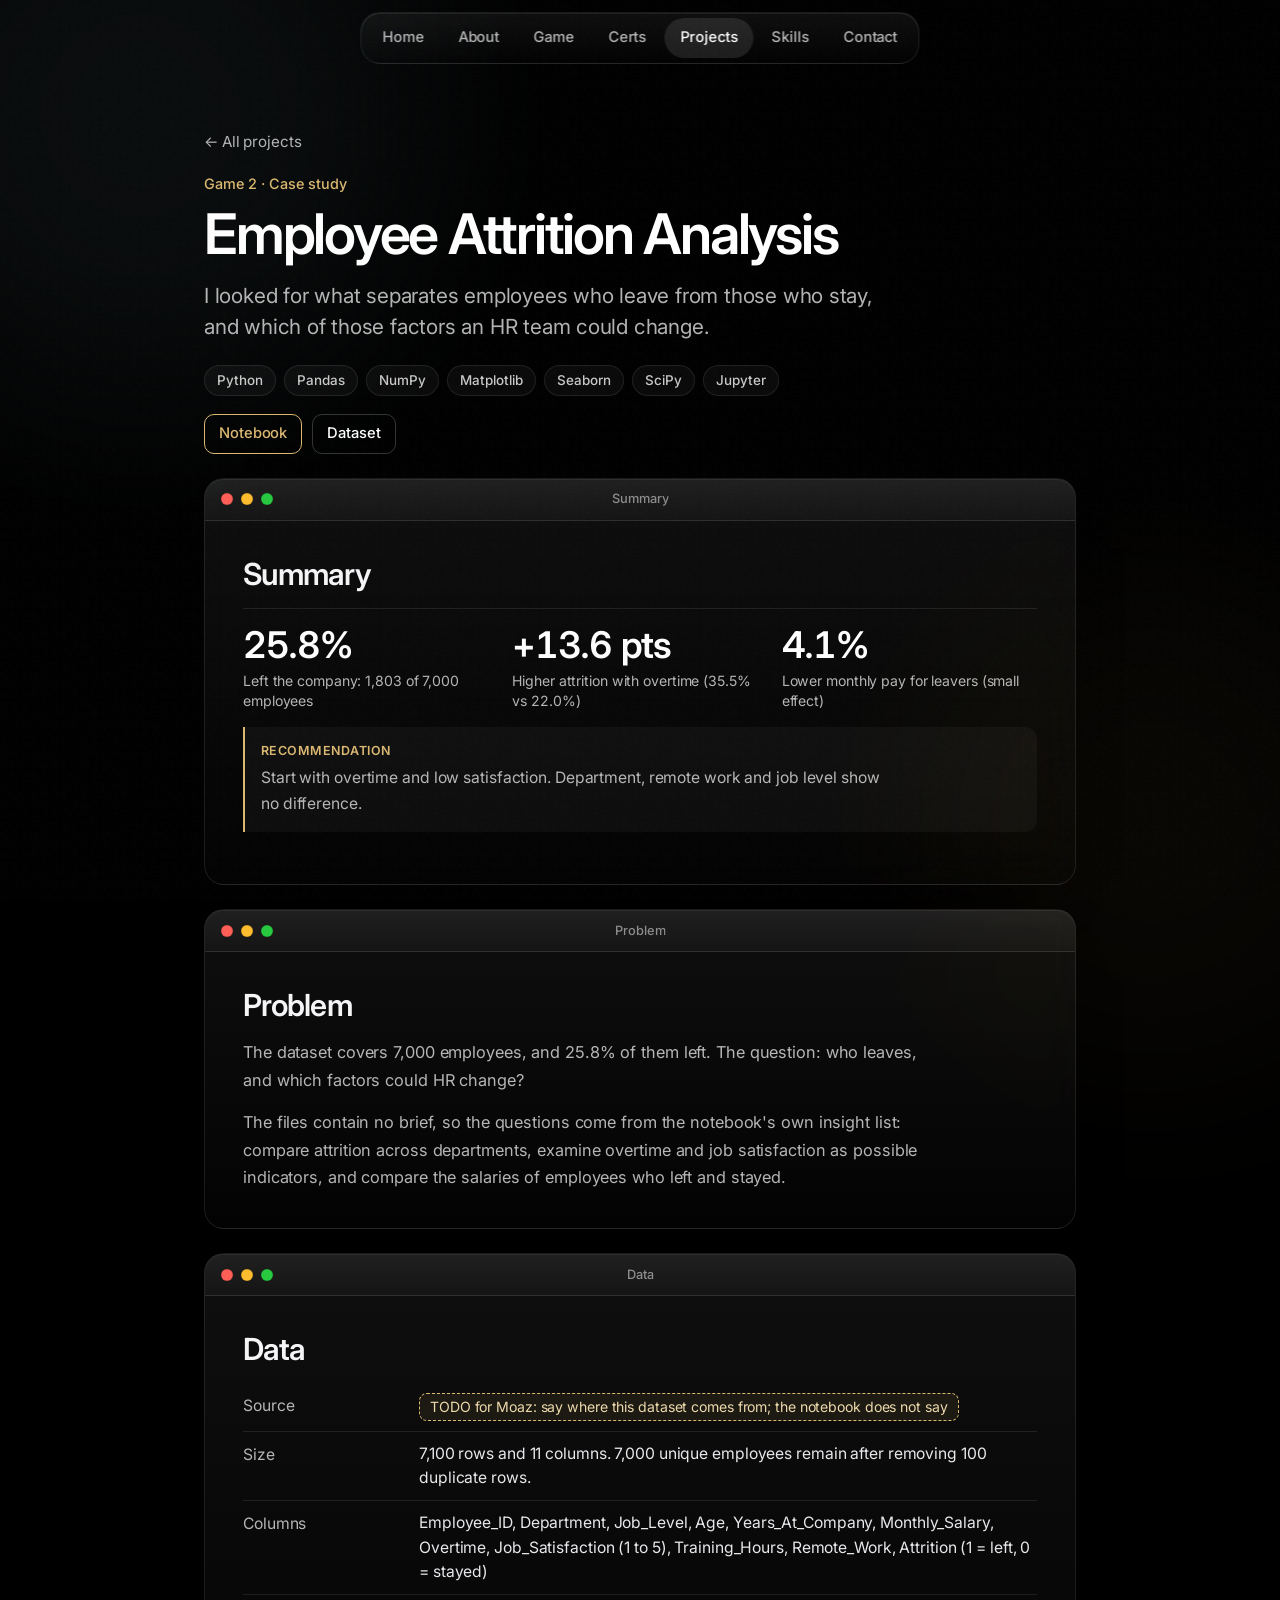
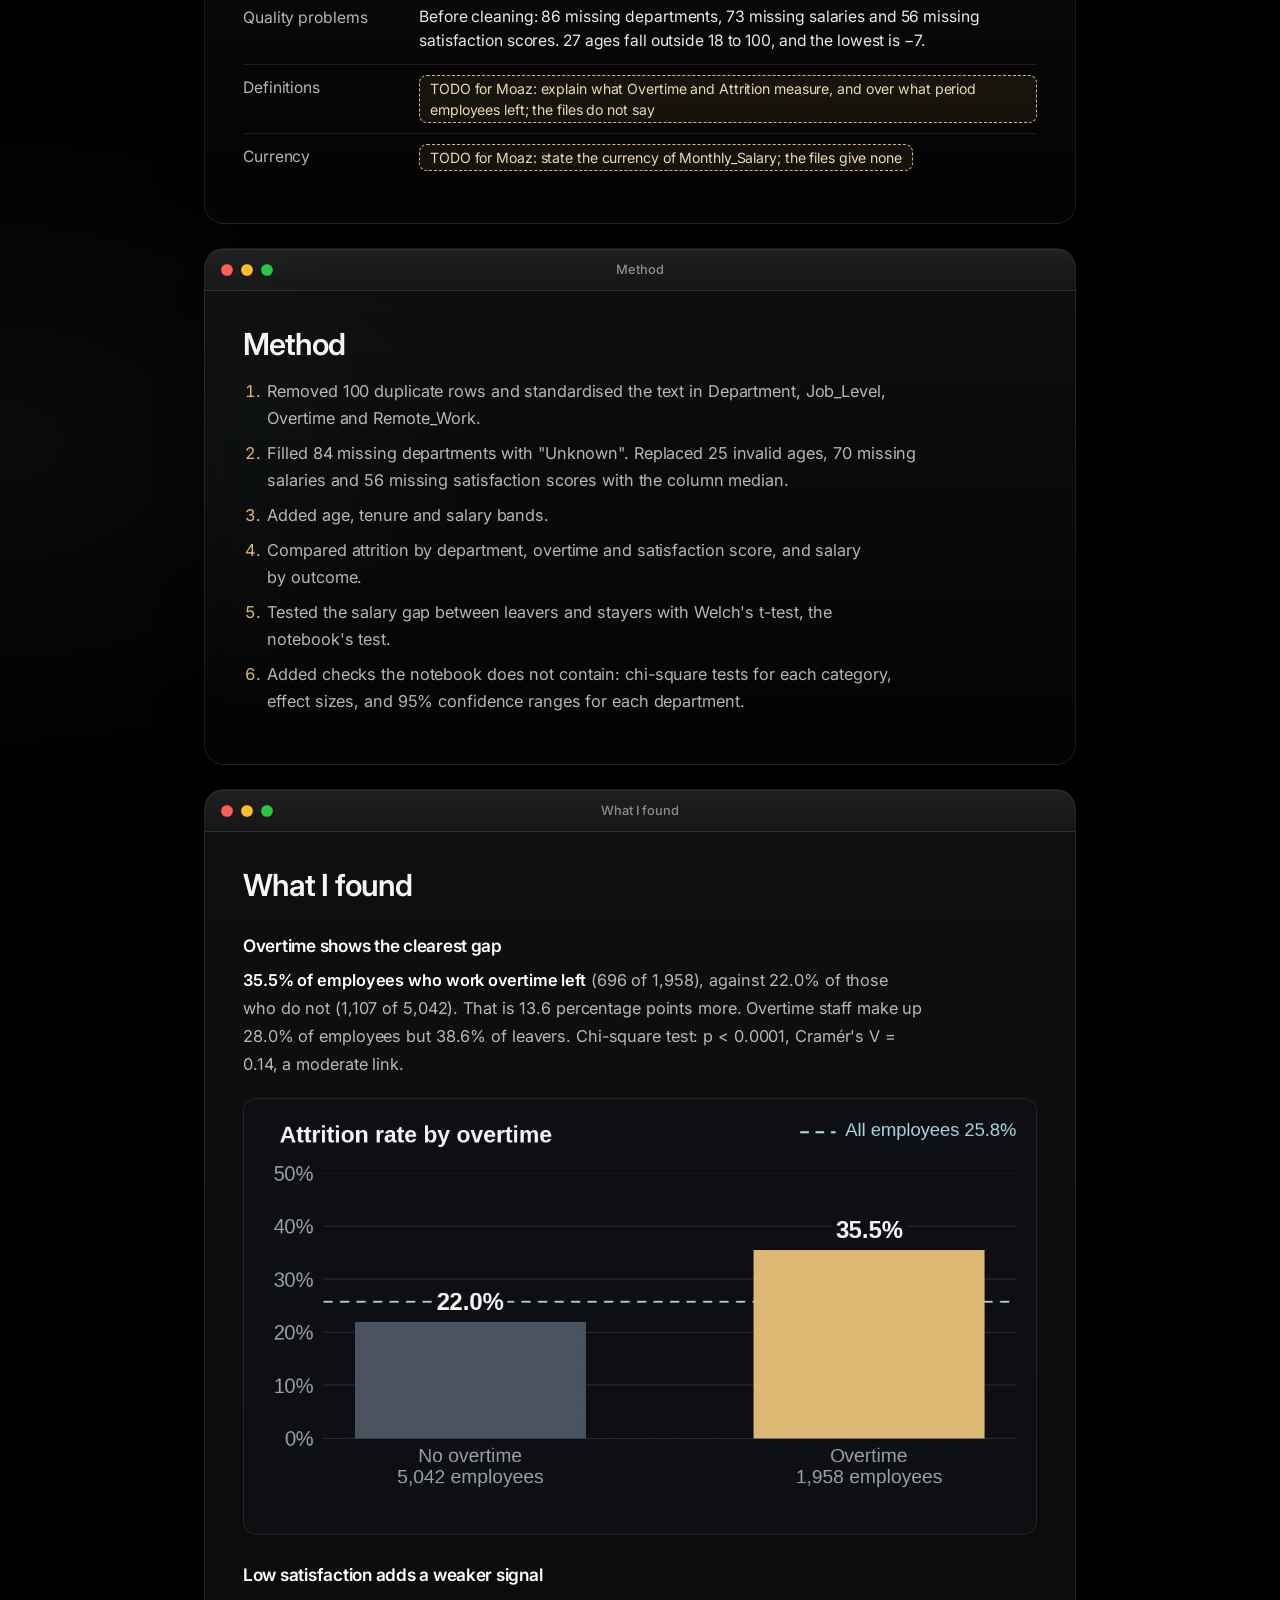
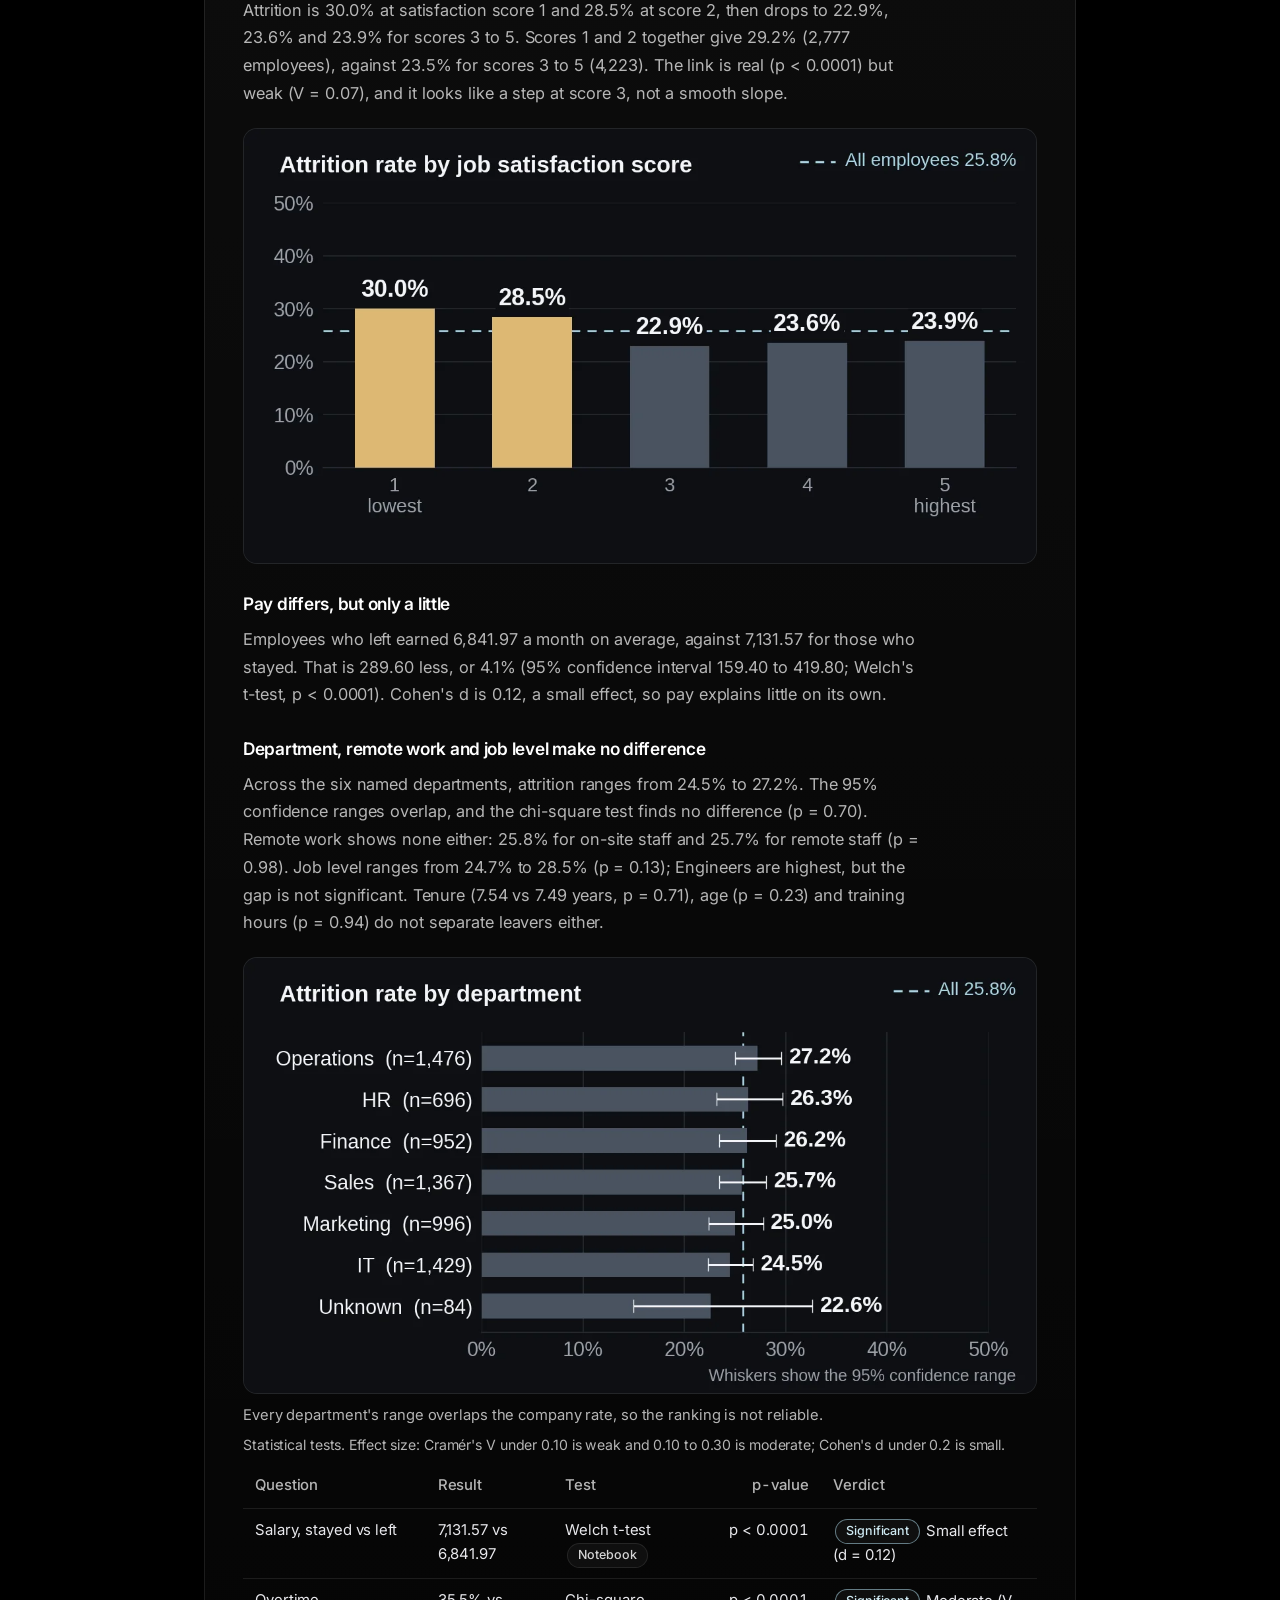
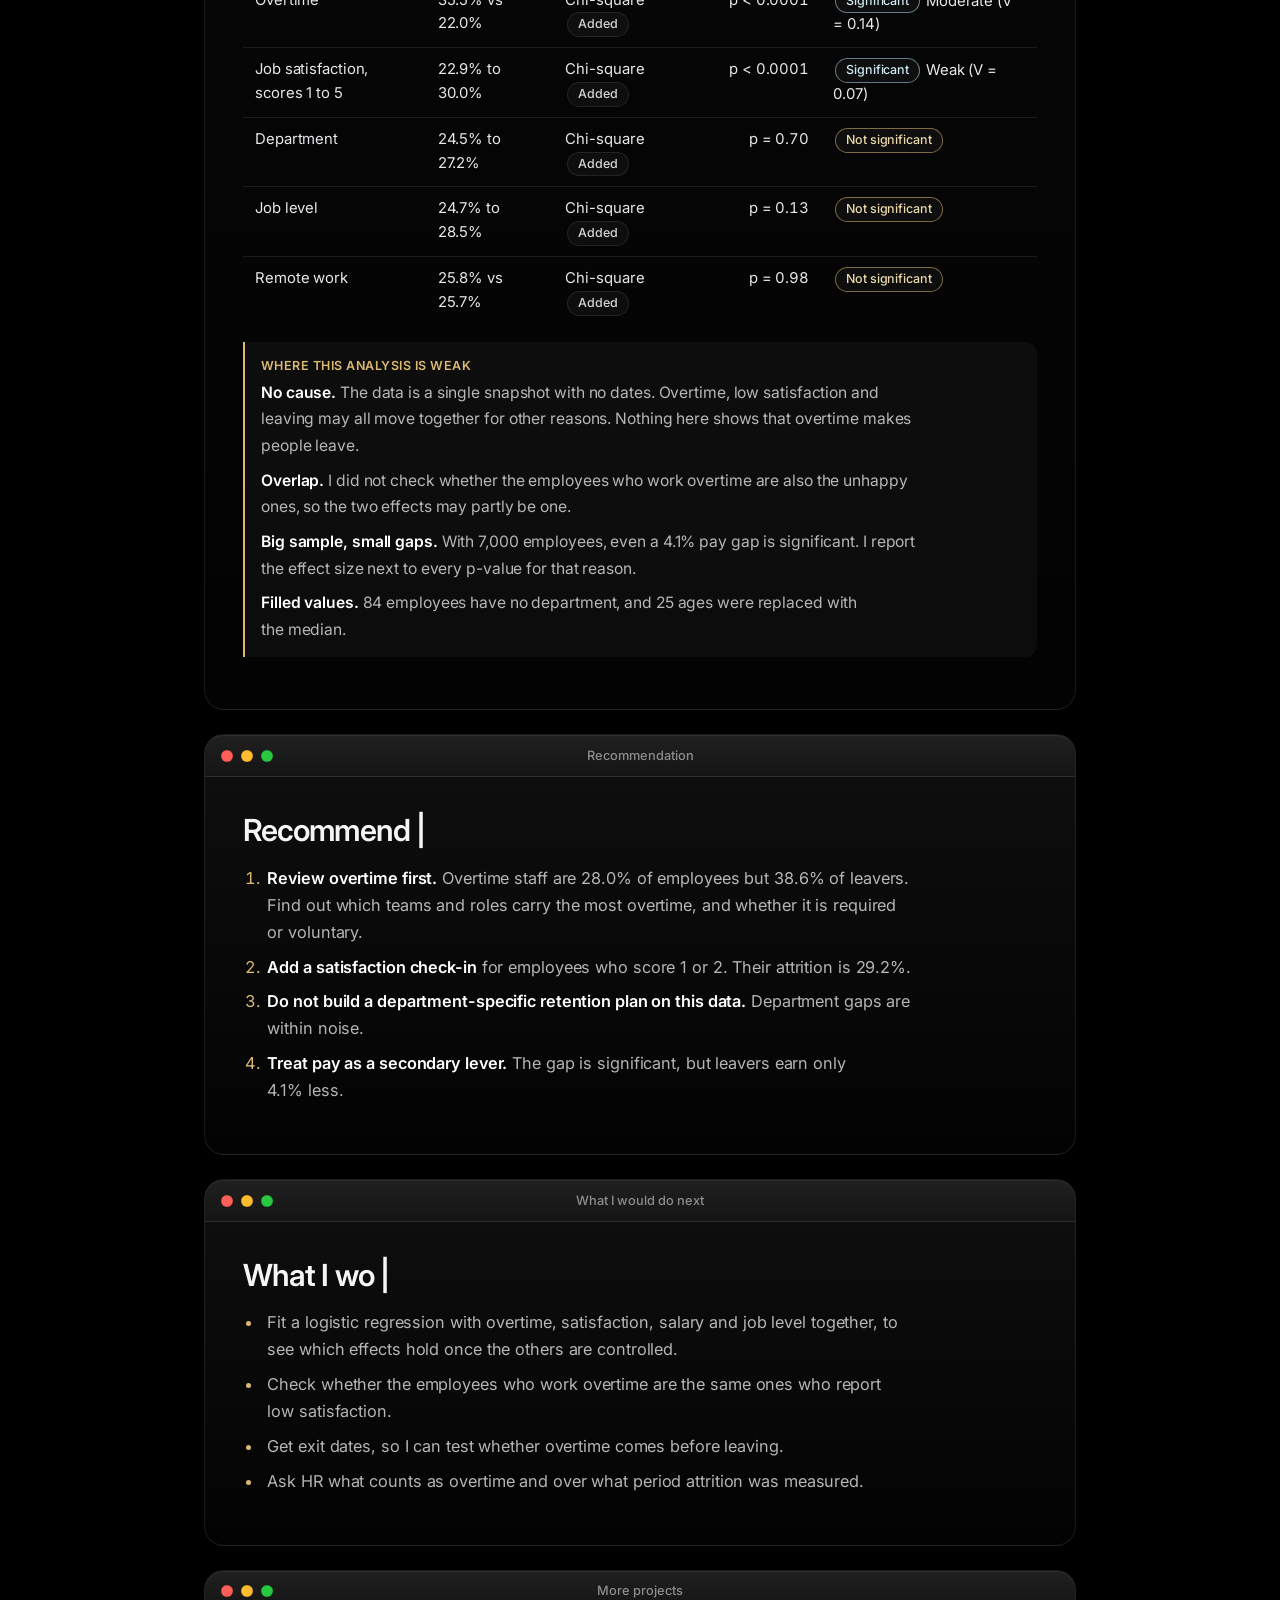
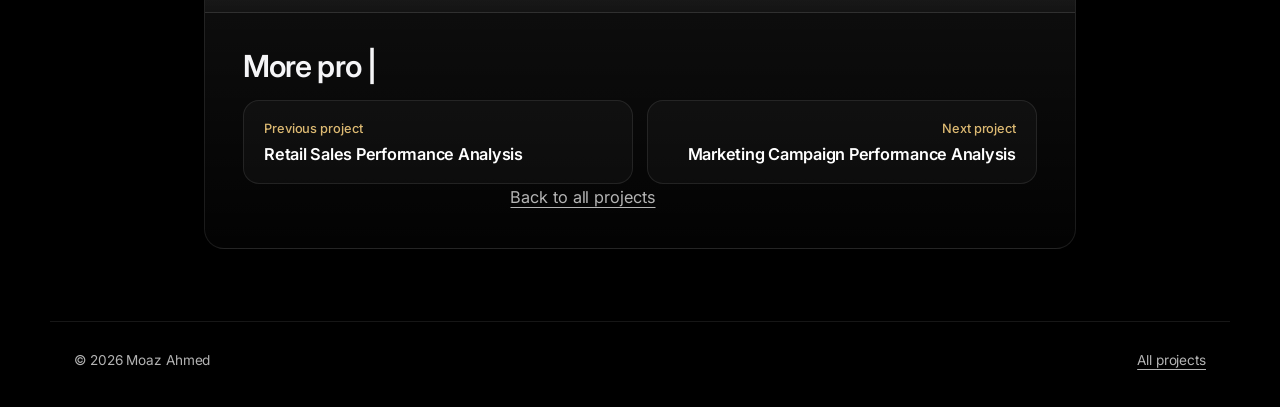
<file: moaz-portfolio/projects/02-employee-attrition-analysis/analysis.html>
<!DOCTYPE html>
<html lang="en">
<head>
<meta charset="utf-8">
<meta name="viewport" content="width=device-width, initial-scale=1, viewport-fit=cover">
<title>Employee Attrition Analysis | Moaz Ahmed</title>
<meta name="description" content="Case study: Employee Attrition Analysis. I looked for what separates employees who leave from those who stay, and which of those factors an HR team could change.">
<meta name="theme-color" content="#000000">
<link rel="icon" href="data:image/svg+xml,<svg xmlns=%22http://www.w3.org/2000/svg%22 viewBox=%220 0 100 100%22><text y=%22.9em%22 font-size=%2290%22>♚</text></svg>">
<link rel="preconnect" href="https://fonts.googleapis.com"><link rel="preconnect" href="https://fonts.gstatic.com" crossorigin>
<link href="https://fonts.googleapis.com/css2?family=Inter:wght@400;500;600&display=swap" rel="stylesheet">
<link rel="stylesheet" href="../../assets/css/style.css?v=12"><link rel="stylesheet" href="../../assets/css/enhance.css?v=12"><link rel="stylesheet" href="../../assets/css/premium.css?v=12"><link rel="stylesheet" href="../../assets/css/projects.css?v=12">
</head>
<body class="cs-page">
<a class="skip" href="#main">Skip to content</a>
<div class="orb o1"></div><div class="orb o2"></div>
<nav class="glass" aria-label="Sections"><a href="../../index.html#top">Home</a><a href="../../index.html#about">About</a><a href="../../index.html#game">Game</a><a href="../../index.html#certs">Certs</a><a class="on" href="../../index.html#projects">Projects</a><a href="../../index.html#skills">Skills</a><a href="../../index.html#contact">Contact</a></nav>
<main id="main">
<section class="cs cs-head">
<a class="back" href="../../index.html#projects">← All projects</a>
<span class="mv">Game 2 · Case study</span>
<h1>Employee Attrition Analysis</h1>
<p class="lede">I looked for what separates employees who leave from those who stay, and which of those factors an HR team could change.</p>
<div class="pills tools"><span class="pill">Python</span><span class="pill">Pandas</span><span class="pill">NumPy</span><span class="pill">Matplotlib</span><span class="pill">Seaborn</span><span class="pill">SciPy</span><span class="pill">Jupyter</span></div>
<div class="links"><a href="analysis.ipynb" download>Notebook</a><a href="data.csv" download="employee_attrition_data.csv">Dataset</a></div>
</section>
<section class="cs"><div class="glass cs-panel" data-title="Summary"><h2>Summary</h2><div class="stats3"><div><b>25.8%</b><span>Left the company: 1,803 of 7,000 employees</span></div><div><b>+13.6 pts</b><span>Higher attrition with overtime (35.5% vs 22.0%)</span></div><div><b>4.1%</b><span>Lower monthly pay for leavers (small effect)</span></div></div><div class="callout"><span class="lab">Recommendation</span><p>Start with overtime and low satisfaction. Department, remote work and job level show no difference.</p></div></div></section><section class="cs"><div class="glass cs-panel" data-title="Problem"><h2>Problem</h2>
<p>The dataset covers 7,000 employees, and 25.8% of them left. The question: who leaves, and which factors could HR change?</p>
<p>The files contain no brief, so the questions come from the notebook's own insight list: compare attrition across departments, examine overtime and job satisfaction as possible indicators, and compare the salaries of employees who left and stayed.</p></div></section><section class="cs"><div class="glass cs-panel" data-title="Data"><h2>Data</h2><dl class='facts'><dt>Source</dt><dd><span class="todo">TODO for Moaz: say where this dataset comes from; the notebook does not say</span></dd><dt>Size</dt><dd>7,100 rows and 11 columns. 7,000 unique employees remain after removing 100 duplicate rows.</dd><dt>Columns</dt><dd>Employee_ID, Department, Job_Level, Age, Years_At_Company, Monthly_Salary, Overtime, Job_Satisfaction (1 to 5), Training_Hours, Remote_Work, Attrition (1 = left, 0 = stayed)</dd><dt>Quality problems</dt><dd>Before cleaning: 86 missing departments, 73 missing salaries and 56 missing satisfaction scores. 27 ages fall outside 18 to 100, and the lowest is −7.</dd><dt>Definitions</dt><dd><span class="todo">TODO for Moaz: explain what Overtime and Attrition measure, and over what period employees left; the files do not say</span></dd><dt>Currency</dt><dd><span class="todo">TODO for Moaz: state the currency of Monthly_Salary; the files give none</span></dd></dl></div></section><section class="cs"><div class="glass cs-panel" data-title="Method"><h2>Method</h2><ol><li>Removed 100 duplicate rows and standardised the text in Department, Job_Level, Overtime and Remote_Work.</li><li>Filled 84 missing departments with "Unknown". Replaced 25 invalid ages, 70 missing salaries and 56 missing satisfaction scores with the column median.</li><li>Added age, tenure and salary bands.</li><li>Compared attrition by department, overtime and satisfaction score, and salary by outcome.</li><li>Tested the salary gap between leavers and stayers with Welch's t-test, the notebook's test.</li><li>Added checks the notebook does not contain: chi-square tests for each category, effect sizes, and 95% confidence ranges for each department.</li></ol></div></section><section class="cs"><div class="glass cs-panel" data-title="What I found"><h2>What I found</h2>
<h3>Overtime shows the clearest gap</h3>
<p><strong>35.5% of employees who work overtime left</strong> (696 of 1,958), against 22.0% of those who do not (1,107 of 5,042). That is 13.6 percentage points more. Overtime staff make up 28.0% of employees but 38.6% of leavers. Chi-square test: p < 0.0001, Cramér's V = 0.14, a moderate link.</p>
<figure class="shot"><img src="../../assets/img/projects/employee-attrition/attrition-by-overtime.webp" width="1200" height="660" alt="Bar chart of attrition rate by overtime: 35.5% for employees who work overtime (1,958 people) and 22.0% for those who do not (5,042 people), with a dashed line at the company rate of 25.8%." loading="lazy"></figure>
<h3>Low satisfaction adds a weaker signal</h3>
<p>Attrition is 30.0% at satisfaction score 1 and 28.5% at score 2, then drops to 22.9%, 23.6% and 23.9% for scores 3 to 5. Scores 1 and 2 together give 29.2% (2,777 employees), against 23.5% for scores 3 to 5 (4,223). The link is real (p < 0.0001) but weak (V = 0.07), and it looks like a step at score 3, not a smooth slope.</p>
<figure class="shot"><img src="../../assets/img/projects/employee-attrition/attrition-by-satisfaction.webp" width="1200" height="660" alt="Bar chart of attrition rate by job satisfaction score from 1 (lowest) to 5 (highest): 30.0%, 28.5%, 22.9%, 23.6% and 23.9%. Scores 1 and 2 are above the company rate of 25.8%." loading="lazy"></figure>
<h3>Pay differs, but only a little</h3>
<p>Employees who left earned 6,841.97 a month on average, against 7,131.57 for those who stayed. That is 289.60 less, or 4.1% (95% confidence interval 159.40 to 419.80; Welch's t-test, p < 0.0001). Cohen's d is 0.12, a small effect, so pay explains little on its own.</p>
<h3>Department, remote work and job level make no difference</h3>
<p>Across the six named departments, attrition ranges from 24.5% to 27.2%. The 95% confidence ranges overlap, and the chi-square test finds no difference (p = 0.70). Remote work shows none either: 25.8% for on-site staff and 25.7% for remote staff (p = 0.98). Job level ranges from 24.7% to 28.5% (p = 0.13); Engineers are highest, but the gap is not significant. Tenure (7.54 vs 7.49 years, p = 0.71), age (p = 0.23) and training hours (p = 0.94) do not separate leavers either.</p>
<figure class="shot"><img src="../../assets/img/projects/employee-attrition/attrition-by-department.webp" width="1200" height="660" alt="Horizontal bar chart of attrition rate by department with 95% confidence ranges: Operations 27.2%, HR 26.3%, Finance 26.2%, Sales 25.7%, Marketing 25.0%, IT 24.5%, Unknown 22.6%. All ranges overlap the company rate of 25.8%." loading="lazy"><figcaption>Every department's range overlaps the company rate, so the ranking is not reliable.</figcaption></figure>
<div class="tw"><table><caption>Statistical tests. Effect size: Cramér's V under 0.10 is weak and 0.10 to 0.30 is moderate; Cohen's d under 0.2 is small.</caption><thead><tr><th>Question</th><th>Result</th><th>Test</th><th class="n">p-value</th><th>Verdict</th></tr></thead><tbody><tr><td>Salary, stayed vs left</td><td>7,131.57 vs 6,841.97</td><td>Welch t-test <span class='badge'>Notebook</span></td><td class='n'>p < 0.0001</td><td><span class="badge ok">Significant</span> Small effect (d = 0.12)</td></tr><tr><td>Overtime</td><td>35.5% vs 22.0%</td><td>Chi-square <span class='badge'>Added</span></td><td class='n'>p < 0.0001</td><td><span class="badge ok">Significant</span> Moderate (V = 0.14)</td></tr><tr><td>Job satisfaction, scores 1 to 5</td><td>22.9% to 30.0%</td><td>Chi-square <span class='badge'>Added</span></td><td class='n'>p < 0.0001</td><td><span class="badge ok">Significant</span> Weak (V = 0.07)</td></tr><tr><td>Department</td><td>24.5% to 27.2%</td><td>Chi-square <span class='badge'>Added</span></td><td class='n'>p = 0.70</td><td><span class="badge no">Not significant</span> </td></tr><tr><td>Job level</td><td>24.7% to 28.5%</td><td>Chi-square <span class='badge'>Added</span></td><td class='n'>p = 0.13</td><td><span class="badge no">Not significant</span> </td></tr><tr><td>Remote work</td><td>25.8% vs 25.7%</td><td>Chi-square <span class='badge'>Added</span></td><td class='n'>p = 0.98</td><td><span class="badge no">Not significant</span> </td></tr></tbody></table></div>
<div class="callout"><span class="lab">Where this analysis is weak</span><p><strong>No cause.</strong> The data is a single snapshot with no dates. Overtime, low satisfaction and leaving may all move together for other reasons. Nothing here shows that overtime makes people leave.</p><p><strong>Overlap.</strong> I did not check whether the employees who work overtime are also the unhappy ones, so the two effects may partly be one.</p><p><strong>Big sample, small gaps.</strong> With 7,000 employees, even a 4.1% pay gap is significant. I report the effect size next to every p-value for that reason.</p><p><strong>Filled values.</strong> 84 employees have no department, and 25 ages were replaced with the median.</p></div></div></section><section class="cs"><div class="glass cs-panel" data-title="Recommendation"><h2>Recommendation</h2><ol><li><strong>Review overtime first.</strong> Overtime staff are 28.0% of employees but 38.6% of leavers. Find out which teams and roles carry the most overtime, and whether it is required or voluntary.</li><li><strong>Add a satisfaction check-in</strong> for employees who score 1 or 2. Their attrition is 29.2%.</li><li><strong>Do not build a department-specific retention plan on this data.</strong> Department gaps are within noise.</li><li><strong>Treat pay as a secondary lever.</strong> The gap is significant, but leavers earn only 4.1% less.</li></ol></div></section><section class="cs"><div class="glass cs-panel" data-title="What I would do next"><h2>What I would do next</h2><ul><li>Fit a logistic regression with overtime, satisfaction, salary and job level together, to see which effects hold once the others are controlled.</li><li>Check whether the employees who work overtime are the same ones who report low satisfaction.</li><li>Get exit dates, so I can test whether overtime comes before leaving.</li><li>Ask HR what counts as overtime and over what period attrition was measured.</li></ul></div></section><section class="cs"><div class="glass cs-panel" data-title="More projects"><h2>More projects</h2><div class="pn"><a href="../01-retail-sales-performance-analysis/analysis.html"><small>Previous project</small><b>Retail Sales Performance Analysis</b></a><a class="next" href="../03-marketing-campaign-performance-analysis/analysis.html"><small>Next project</small><b>Marketing Campaign Performance Analysis</b></a></div><p class="pn-all"><a href="../../index.html#projects">Back to all projects</a></p></div></section></main>
<footer><span>© 2026 Moaz Ahmed</span><a href="../../index.html#projects">All projects</a></footer>
<script src="../../assets/js/premium.js?v=12"></script>
<script src="../../assets/js/windows.js?v=12"></script>
</body>
</html>
</file>
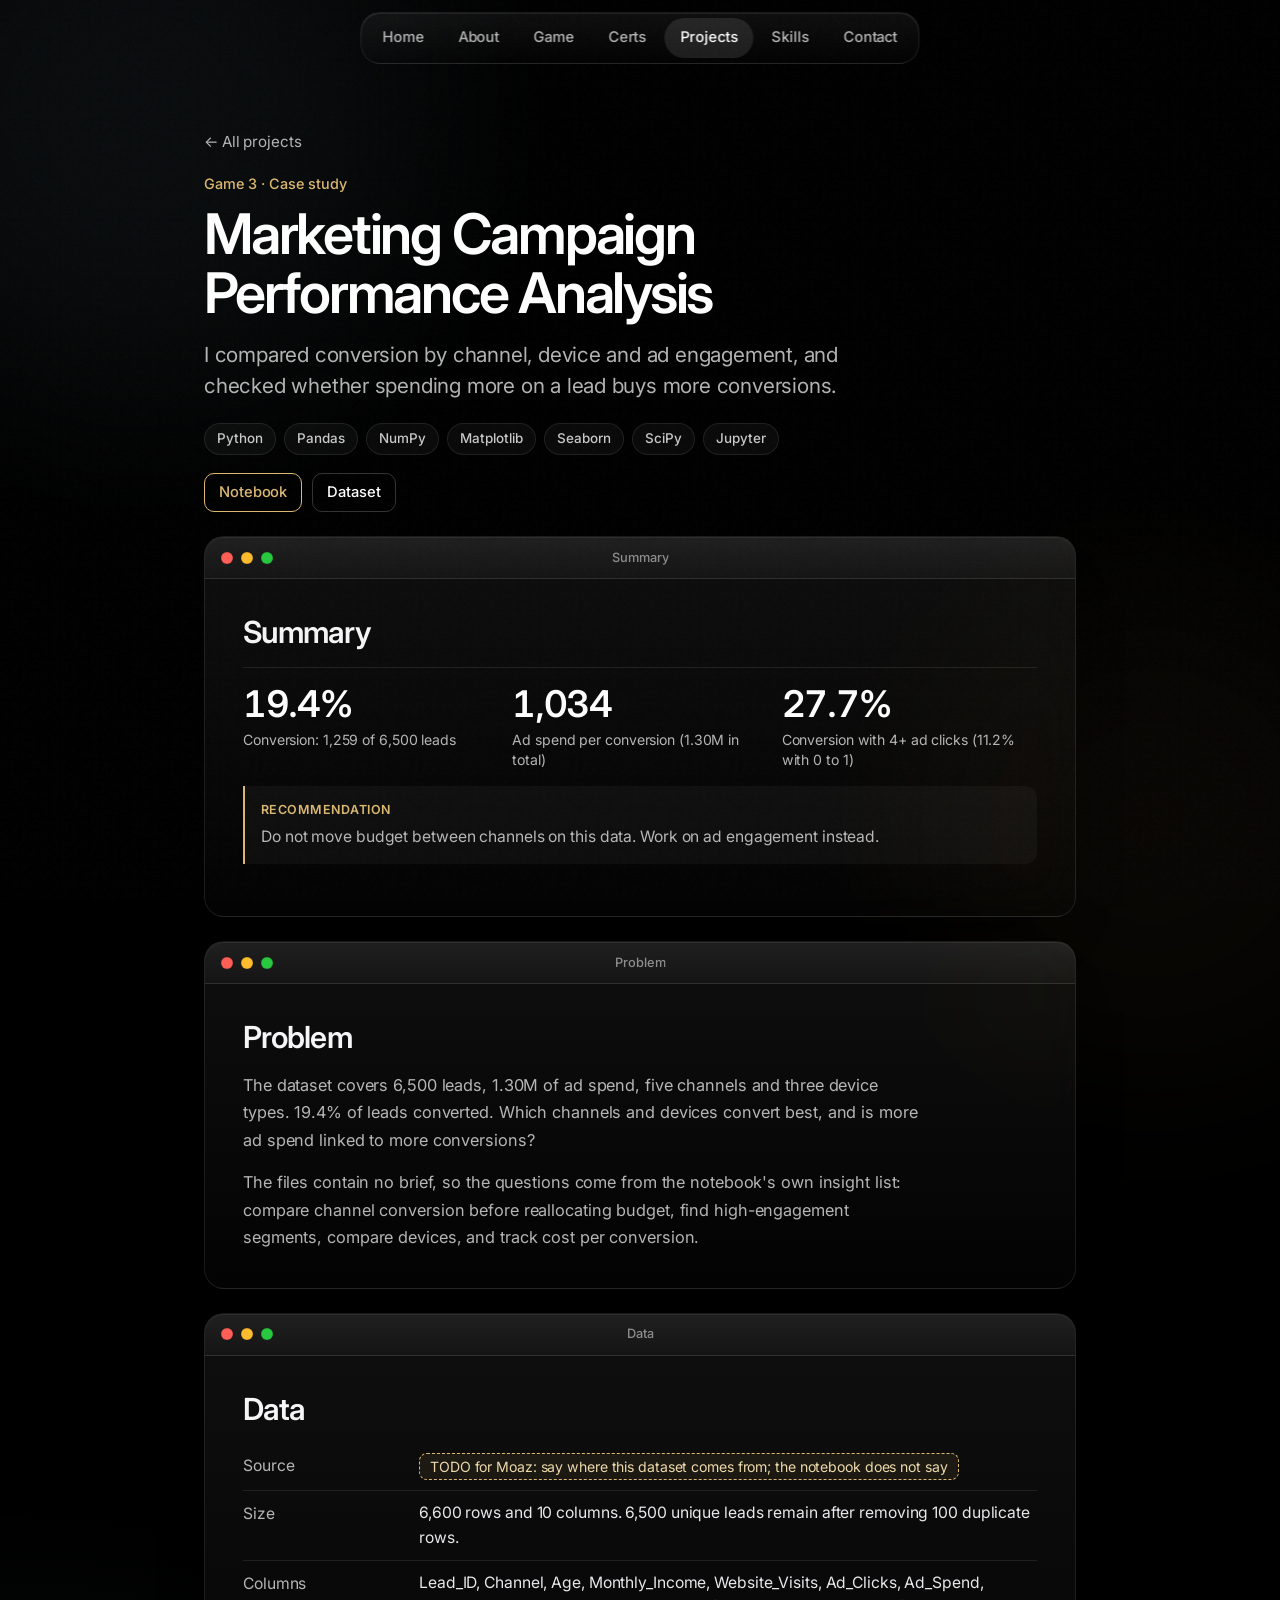
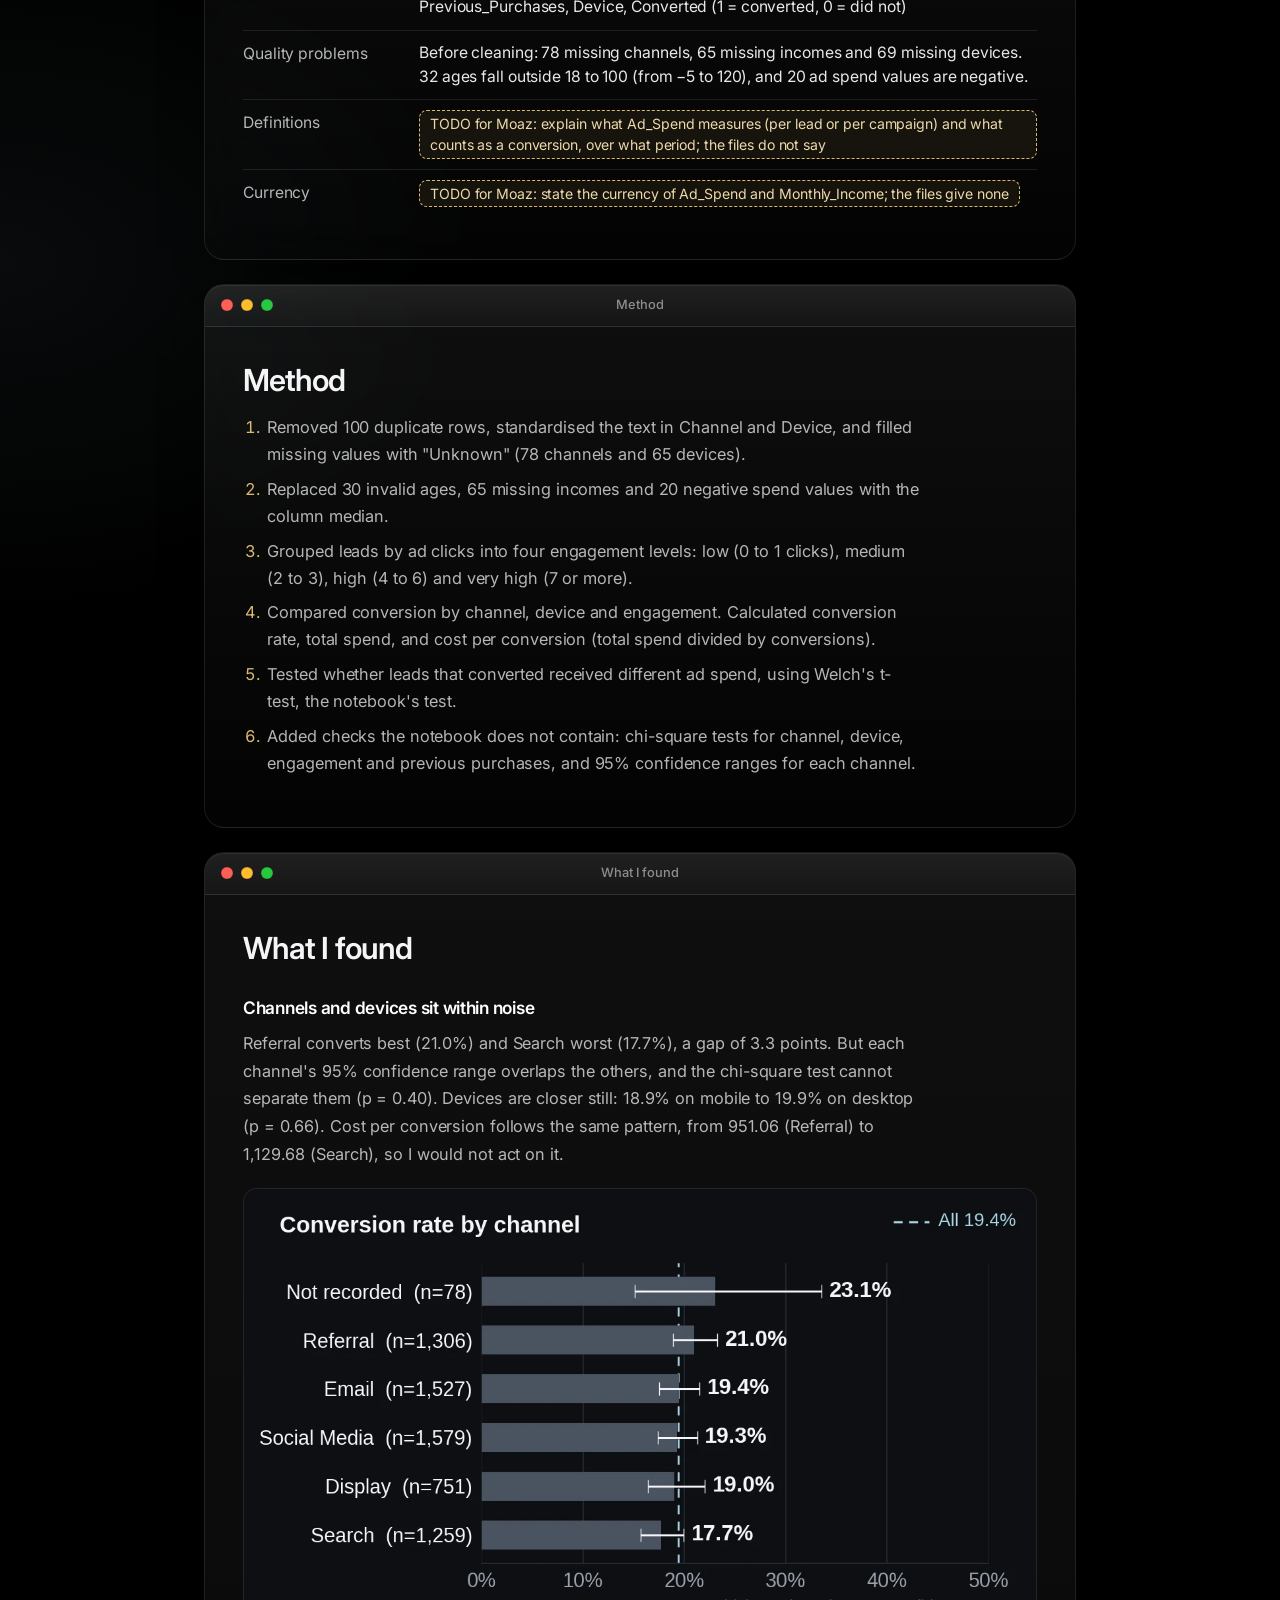
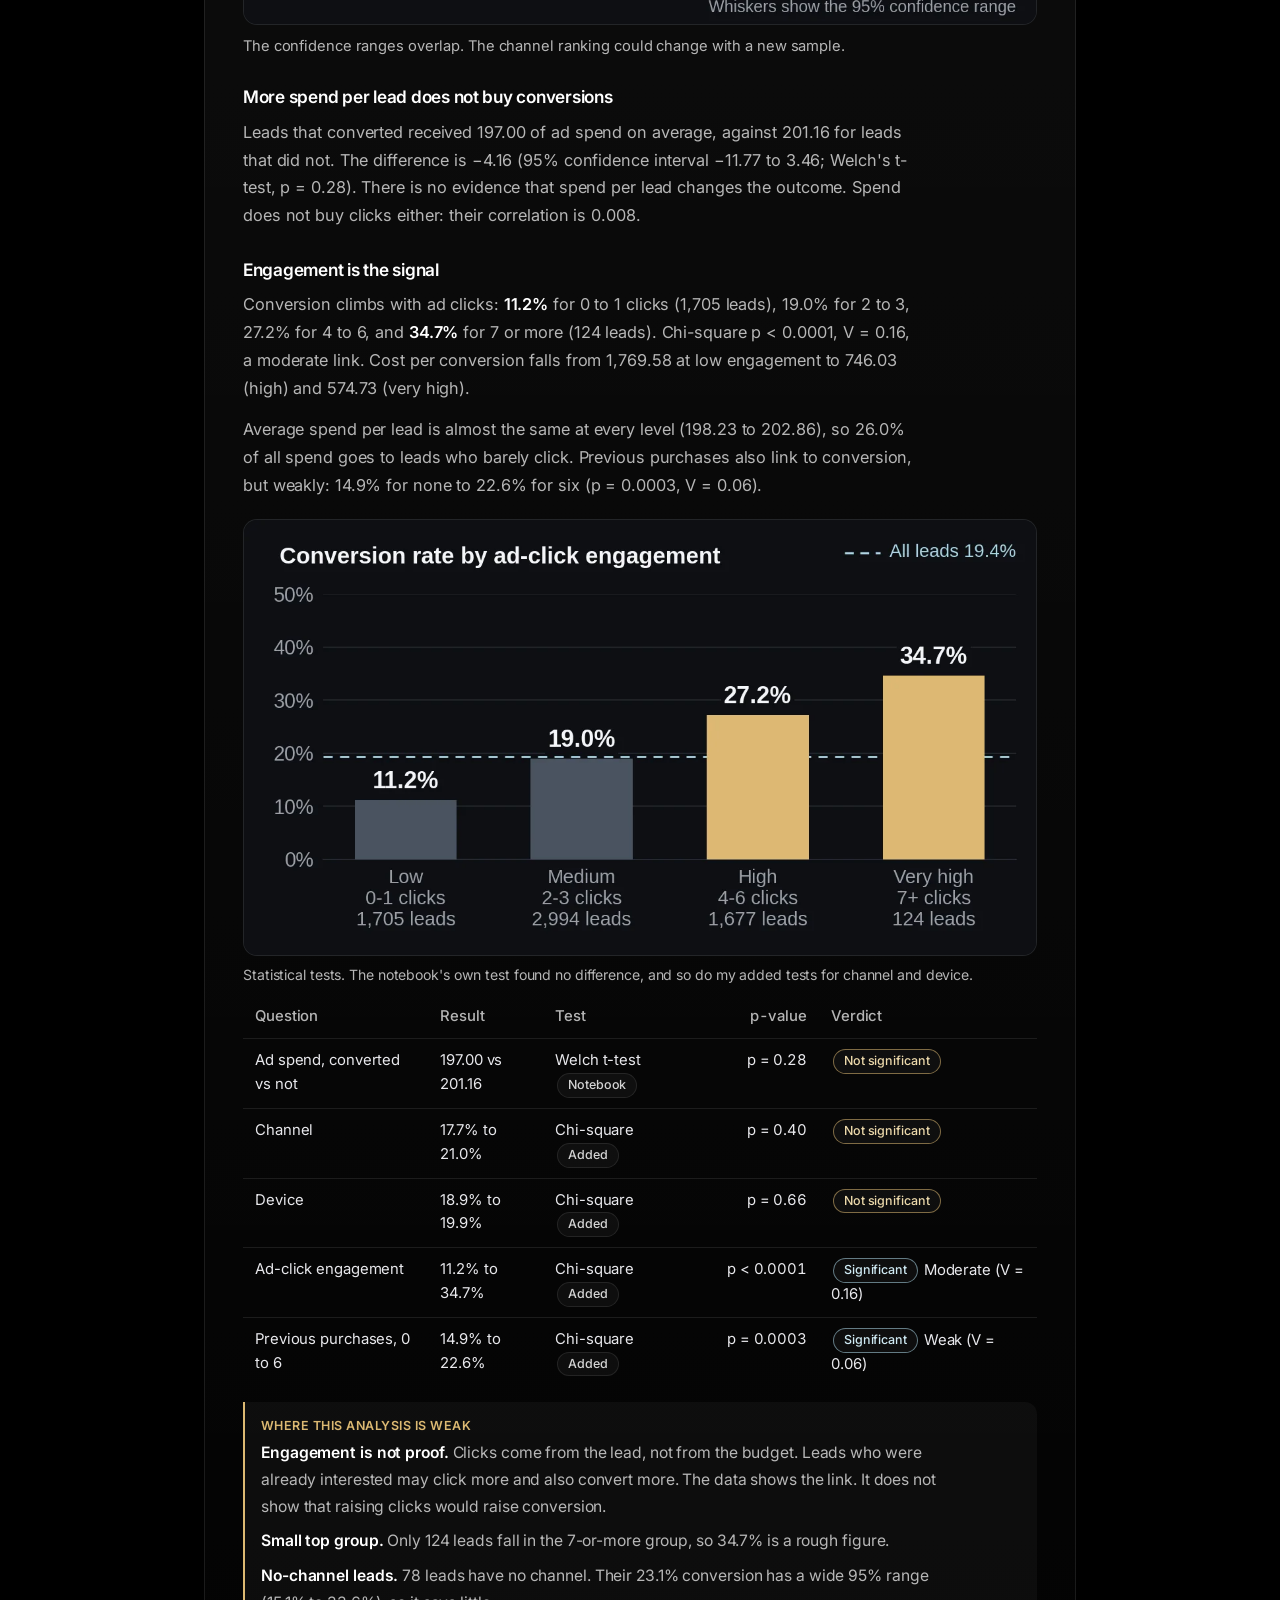
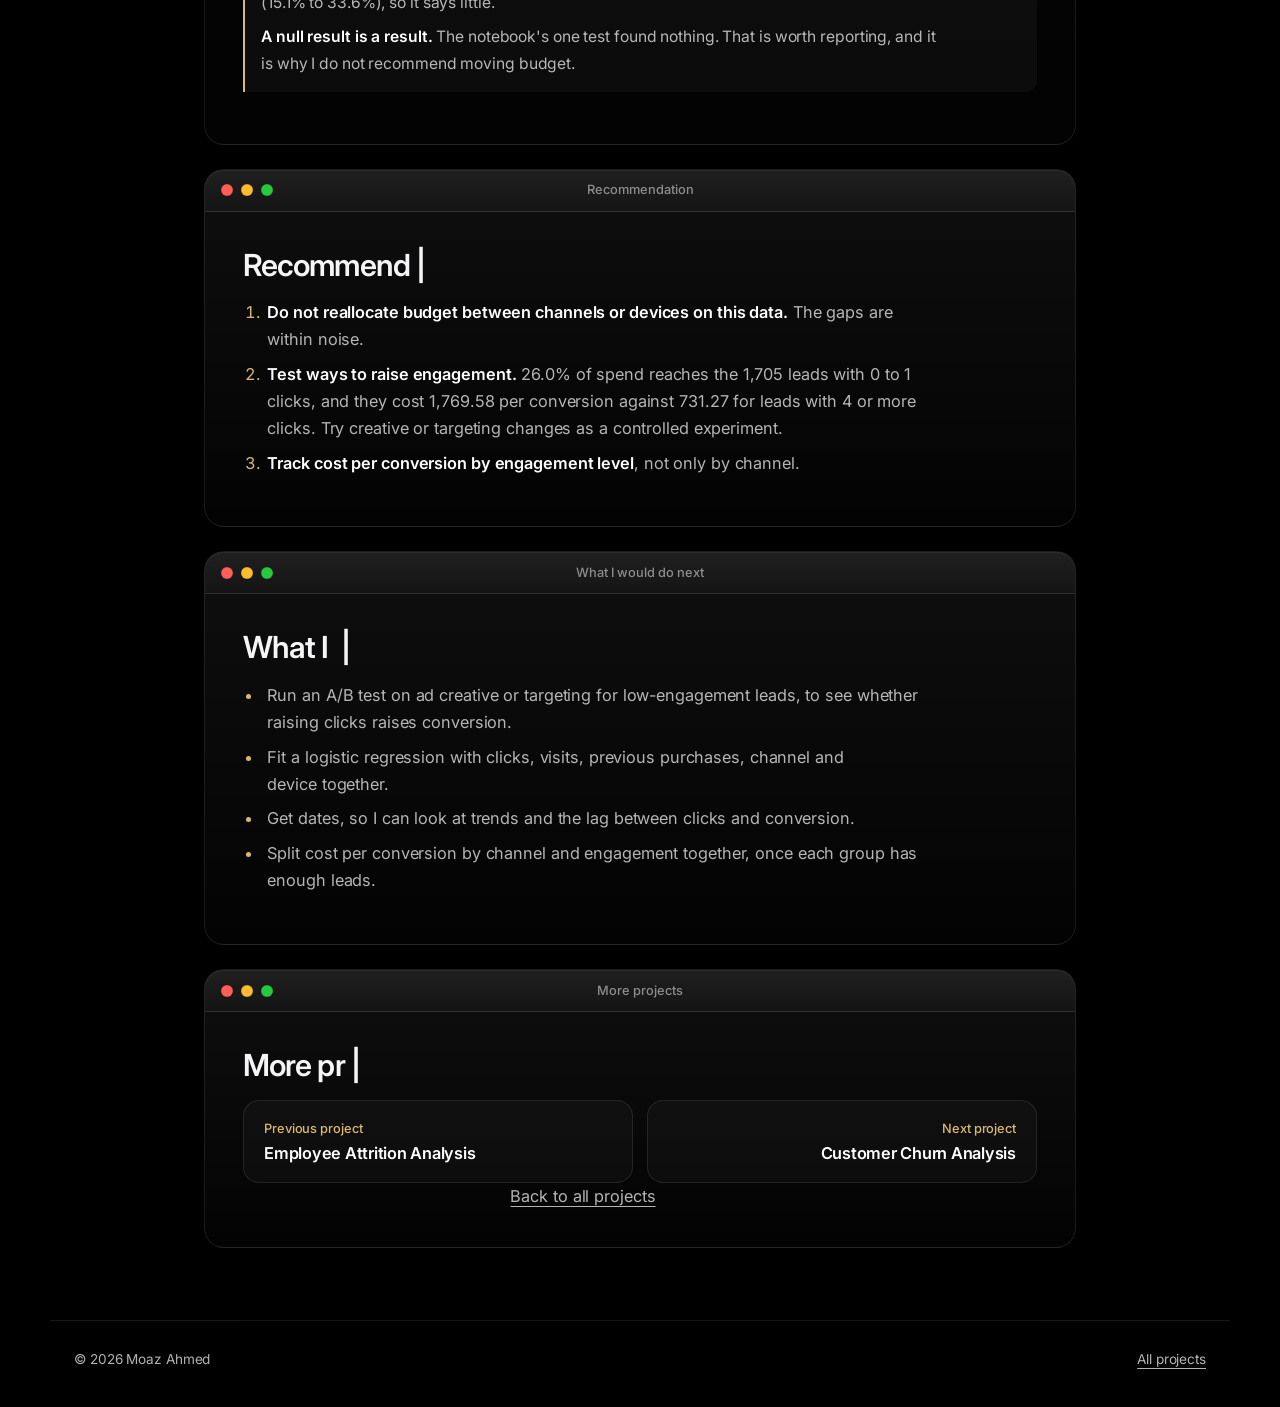
<file: moaz-portfolio/projects/03-marketing-campaign-performance-analysis/analysis.html>
<!DOCTYPE html>
<html lang="en">
<head>
<meta charset="utf-8">
<meta name="viewport" content="width=device-width, initial-scale=1, viewport-fit=cover">
<title>Marketing Campaign Performance Analysis | Moaz Ahmed</title>
<meta name="description" content="Case study: Marketing Campaign Performance Analysis. I compared conversion by channel, device and ad engagement, and checked whether spending more on a lead buys more conversions.">
<meta name="theme-color" content="#000000">
<link rel="icon" href="data:image/svg+xml,<svg xmlns=%22http://www.w3.org/2000/svg%22 viewBox=%220 0 100 100%22><text y=%22.9em%22 font-size=%2290%22>♚</text></svg>">
<link rel="preconnect" href="https://fonts.googleapis.com"><link rel="preconnect" href="https://fonts.gstatic.com" crossorigin>
<link href="https://fonts.googleapis.com/css2?family=Inter:wght@400;500;600&display=swap" rel="stylesheet">
<link rel="stylesheet" href="../../assets/css/style.css?v=12"><link rel="stylesheet" href="../../assets/css/enhance.css?v=12"><link rel="stylesheet" href="../../assets/css/premium.css?v=12"><link rel="stylesheet" href="../../assets/css/projects.css?v=12">
</head>
<body class="cs-page">
<a class="skip" href="#main">Skip to content</a>
<div class="orb o1"></div><div class="orb o2"></div>
<nav class="glass" aria-label="Sections"><a href="../../index.html#top">Home</a><a href="../../index.html#about">About</a><a href="../../index.html#game">Game</a><a href="../../index.html#certs">Certs</a><a class="on" href="../../index.html#projects">Projects</a><a href="../../index.html#skills">Skills</a><a href="../../index.html#contact">Contact</a></nav>
<main id="main">
<section class="cs cs-head">
<a class="back" href="../../index.html#projects">← All projects</a>
<span class="mv">Game 3 · Case study</span>
<h1>Marketing Campaign Performance Analysis</h1>
<p class="lede">I compared conversion by channel, device and ad engagement, and checked whether spending more on a lead buys more conversions.</p>
<div class="pills tools"><span class="pill">Python</span><span class="pill">Pandas</span><span class="pill">NumPy</span><span class="pill">Matplotlib</span><span class="pill">Seaborn</span><span class="pill">SciPy</span><span class="pill">Jupyter</span></div>
<div class="links"><a href="analysis.ipynb" download>Notebook</a><a href="data.csv" download="marketing_campaign_data.csv">Dataset</a></div>
</section>
<section class="cs"><div class="glass cs-panel" data-title="Summary"><h2>Summary</h2><div class="stats3"><div><b>19.4%</b><span>Conversion: 1,259 of 6,500 leads</span></div><div><b>1,034</b><span>Ad spend per conversion (1.30M in total)</span></div><div><b>27.7%</b><span>Conversion with 4+ ad clicks (11.2% with 0 to 1)</span></div></div><div class="callout"><span class="lab">Recommendation</span><p>Do not move budget between channels on this data. Work on ad engagement instead.</p></div></div></section><section class="cs"><div class="glass cs-panel" data-title="Problem"><h2>Problem</h2>
<p>The dataset covers 6,500 leads, 1.30M of ad spend, five channels and three device types. 19.4% of leads converted. Which channels and devices convert best, and is more ad spend linked to more conversions?</p>
<p>The files contain no brief, so the questions come from the notebook's own insight list: compare channel conversion before reallocating budget, find high-engagement segments, compare devices, and track cost per conversion.</p></div></section><section class="cs"><div class="glass cs-panel" data-title="Data"><h2>Data</h2><dl class='facts'><dt>Source</dt><dd><span class="todo">TODO for Moaz: say where this dataset comes from; the notebook does not say</span></dd><dt>Size</dt><dd>6,600 rows and 10 columns. 6,500 unique leads remain after removing 100 duplicate rows.</dd><dt>Columns</dt><dd>Lead_ID, Channel, Age, Monthly_Income, Website_Visits, Ad_Clicks, Ad_Spend, Previous_Purchases, Device, Converted (1 = converted, 0 = did not)</dd><dt>Quality problems</dt><dd>Before cleaning: 78 missing channels, 65 missing incomes and 69 missing devices. 32 ages fall outside 18 to 100 (from −5 to 120), and 20 ad spend values are negative.</dd><dt>Definitions</dt><dd><span class="todo">TODO for Moaz: explain what Ad_Spend measures (per lead or per campaign) and what counts as a conversion, over what period; the files do not say</span></dd><dt>Currency</dt><dd><span class="todo">TODO for Moaz: state the currency of Ad_Spend and Monthly_Income; the files give none</span></dd></dl></div></section><section class="cs"><div class="glass cs-panel" data-title="Method"><h2>Method</h2><ol><li>Removed 100 duplicate rows, standardised the text in Channel and Device, and filled missing values with "Unknown" (78 channels and 65 devices).</li><li>Replaced 30 invalid ages, 65 missing incomes and 20 negative spend values with the column median.</li><li>Grouped leads by ad clicks into four engagement levels: low (0 to 1 clicks), medium (2 to 3), high (4 to 6) and very high (7 or more).</li><li>Compared conversion by channel, device and engagement. Calculated conversion rate, total spend, and cost per conversion (total spend divided by conversions).</li><li>Tested whether leads that converted received different ad spend, using Welch's t-test, the notebook's test.</li><li>Added checks the notebook does not contain: chi-square tests for channel, device, engagement and previous purchases, and 95% confidence ranges for each channel.</li></ol></div></section><section class="cs"><div class="glass cs-panel" data-title="What I found"><h2>What I found</h2>
<h3>Channels and devices sit within noise</h3>
<p>Referral converts best (21.0%) and Search worst (17.7%), a gap of 3.3 points. But each channel's 95% confidence range overlaps the others, and the chi-square test cannot separate them (p = 0.40). Devices are closer still: 18.9% on mobile to 19.9% on desktop (p = 0.66). Cost per conversion follows the same pattern, from 951.06 (Referral) to 1,129.68 (Search), so I would not act on it.</p>
<figure class="shot"><img src="../../assets/img/projects/marketing-campaign/conversion-by-channel.webp" width="1200" height="660" alt="Horizontal bar chart of conversion rate by channel with 95% confidence ranges: no channel recorded 23.1%, Referral 21.0%, Email 19.4%, Social Media 19.3%, Display 19.0%, Search 17.7%. The ranges overlap, so the ranking is not reliable." loading="lazy"><figcaption>The confidence ranges overlap. The channel ranking could change with a new sample.</figcaption></figure>
<h3>More spend per lead does not buy conversions</h3>
<p>Leads that converted received 197.00 of ad spend on average, against 201.16 for leads that did not. The difference is −4.16 (95% confidence interval −11.77 to 3.46; Welch's t-test, p = 0.28). There is no evidence that spend per lead changes the outcome. Spend does not buy clicks either: their correlation is 0.008.</p>
<h3>Engagement is the signal</h3>
<p>Conversion climbs with ad clicks: <strong>11.2%</strong> for 0 to 1 clicks (1,705 leads), 19.0% for 2 to 3, 27.2% for 4 to 6, and <strong>34.7%</strong> for 7 or more (124 leads). Chi-square p < 0.0001, V = 0.16, a moderate link. Cost per conversion falls from 1,769.58 at low engagement to 746.03 (high) and 574.73 (very high).</p>
<p>Average spend per lead is almost the same at every level (198.23 to 202.86), so 26.0% of all spend goes to leads who barely click. Previous purchases also link to conversion, but weakly: 14.9% for none to 22.6% for six (p = 0.0003, V = 0.06).</p>
<figure class="shot"><img src="../../assets/img/projects/marketing-campaign/conversion-by-engagement.webp" width="1200" height="660" alt="Bar chart of conversion rate by ad-click engagement: low (0 to 1 clicks) 11.2%, medium (2 to 3) 19.0%, high (4 to 6) 27.2%, very high (7 or more) 34.7%, with a dashed line at the overall rate of 19.4%." loading="lazy"></figure>
<div class="tw"><table><caption>Statistical tests. The notebook's own test found no difference, and so do my added tests for channel and device.</caption><thead><tr><th>Question</th><th>Result</th><th>Test</th><th class="n">p-value</th><th>Verdict</th></tr></thead><tbody><tr><td>Ad spend, converted vs not</td><td>197.00 vs 201.16</td><td>Welch t-test <span class='badge'>Notebook</span></td><td class='n'>p = 0.28</td><td><span class="badge no">Not significant</span> </td></tr><tr><td>Channel</td><td>17.7% to 21.0%</td><td>Chi-square <span class='badge'>Added</span></td><td class='n'>p = 0.40</td><td><span class="badge no">Not significant</span> </td></tr><tr><td>Device</td><td>18.9% to 19.9%</td><td>Chi-square <span class='badge'>Added</span></td><td class='n'>p = 0.66</td><td><span class="badge no">Not significant</span> </td></tr><tr><td>Ad-click engagement</td><td>11.2% to 34.7%</td><td>Chi-square <span class='badge'>Added</span></td><td class='n'>p < 0.0001</td><td><span class="badge ok">Significant</span> Moderate (V = 0.16)</td></tr><tr><td>Previous purchases, 0 to 6</td><td>14.9% to 22.6%</td><td>Chi-square <span class='badge'>Added</span></td><td class='n'>p = 0.0003</td><td><span class="badge ok">Significant</span> Weak (V = 0.06)</td></tr></tbody></table></div>
<div class="callout"><span class="lab">Where this analysis is weak</span><p><strong>Engagement is not proof.</strong> Clicks come from the lead, not from the budget. Leads who were already interested may click more and also convert more. The data shows the link. It does not show that raising clicks would raise conversion.</p><p><strong>Small top group.</strong> Only 124 leads fall in the 7-or-more group, so 34.7% is a rough figure.</p><p><strong>No-channel leads.</strong> 78 leads have no channel. Their 23.1% conversion has a wide 95% range (15.1% to 33.6%), so it says little.</p><p><strong>A null result is a result.</strong> The notebook's one test found nothing. That is worth reporting, and it is why I do not recommend moving budget.</p></div></div></section><section class="cs"><div class="glass cs-panel" data-title="Recommendation"><h2>Recommendation</h2><ol><li><strong>Do not reallocate budget between channels or devices on this data.</strong> The gaps are within noise.</li><li><strong>Test ways to raise engagement.</strong> 26.0% of spend reaches the 1,705 leads with 0 to 1 clicks, and they cost 1,769.58 per conversion against 731.27 for leads with 4 or more clicks. Try creative or targeting changes as a controlled experiment.</li><li><strong>Track cost per conversion by engagement level</strong>, not only by channel.</li></ol></div></section><section class="cs"><div class="glass cs-panel" data-title="What I would do next"><h2>What I would do next</h2><ul><li>Run an A/B test on ad creative or targeting for low-engagement leads, to see whether raising clicks raises conversion.</li><li>Fit a logistic regression with clicks, visits, previous purchases, channel and device together.</li><li>Get dates, so I can look at trends and the lag between clicks and conversion.</li><li>Split cost per conversion by channel and engagement together, once each group has enough leads.</li></ul></div></section><section class="cs"><div class="glass cs-panel" data-title="More projects"><h2>More projects</h2><div class="pn"><a href="../02-employee-attrition-analysis/analysis.html"><small>Previous project</small><b>Employee Attrition Analysis</b></a><a class="next" href="../04-customer-churn-analysis/analysis.html"><small>Next project</small><b>Customer Churn Analysis</b></a></div><p class="pn-all"><a href="../../index.html#projects">Back to all projects</a></p></div></section></main>
<footer><span>© 2026 Moaz Ahmed</span><a href="../../index.html#projects">All projects</a></footer>
<script src="../../assets/js/premium.js?v=12"></script>
<script src="../../assets/js/windows.js?v=12"></script>
</body>
</html>
</file>
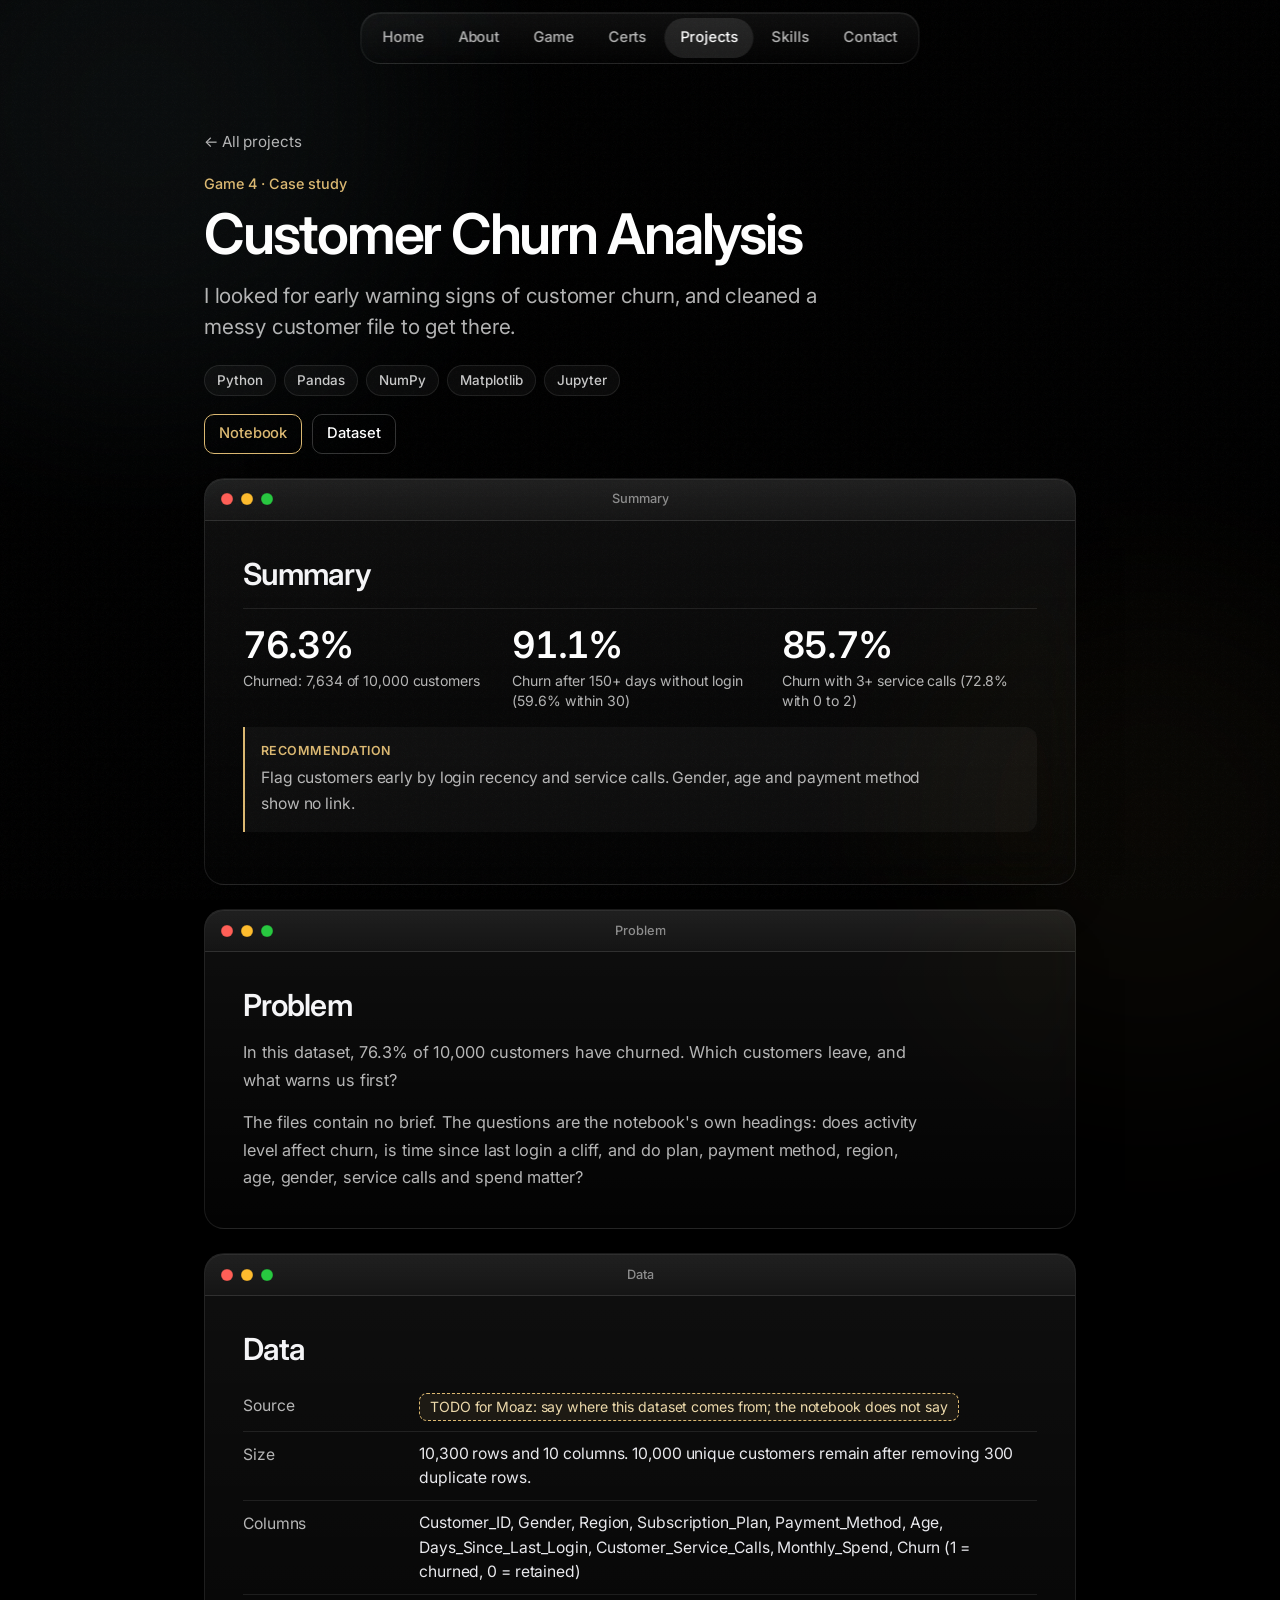
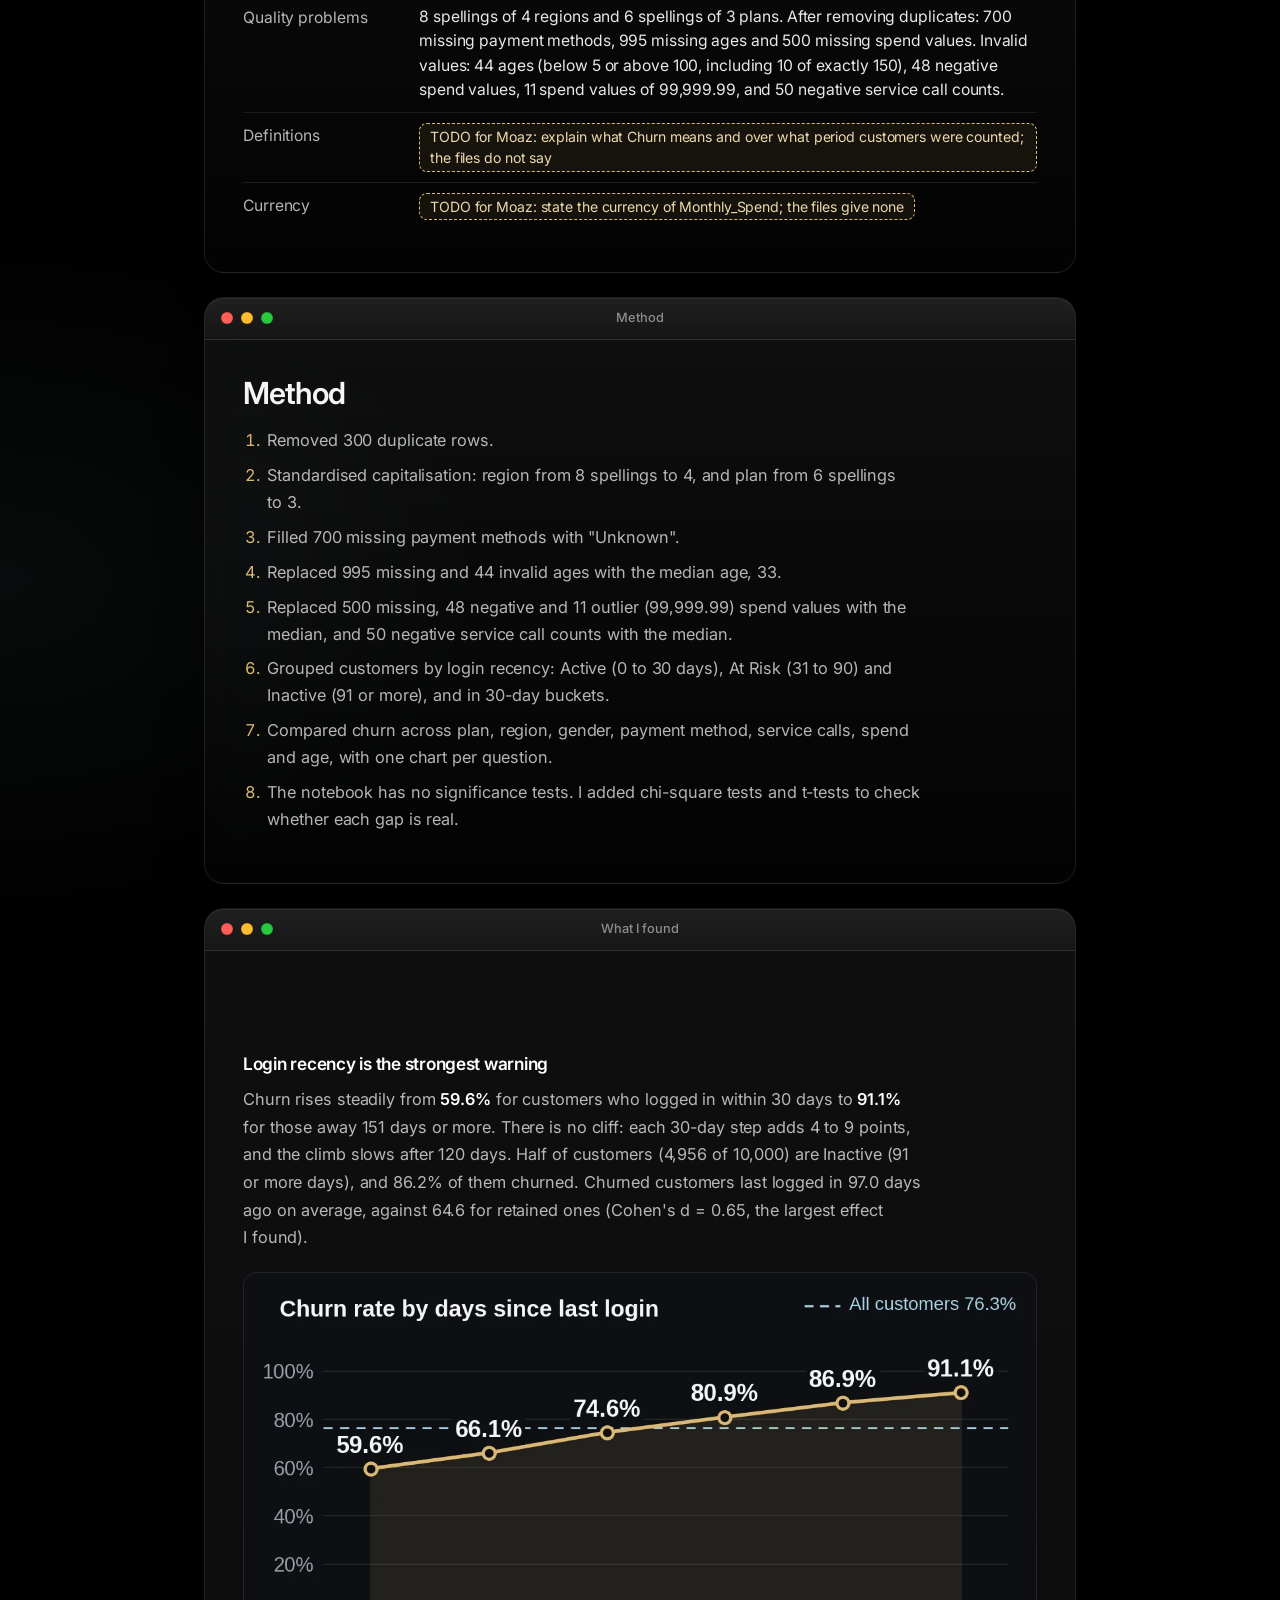
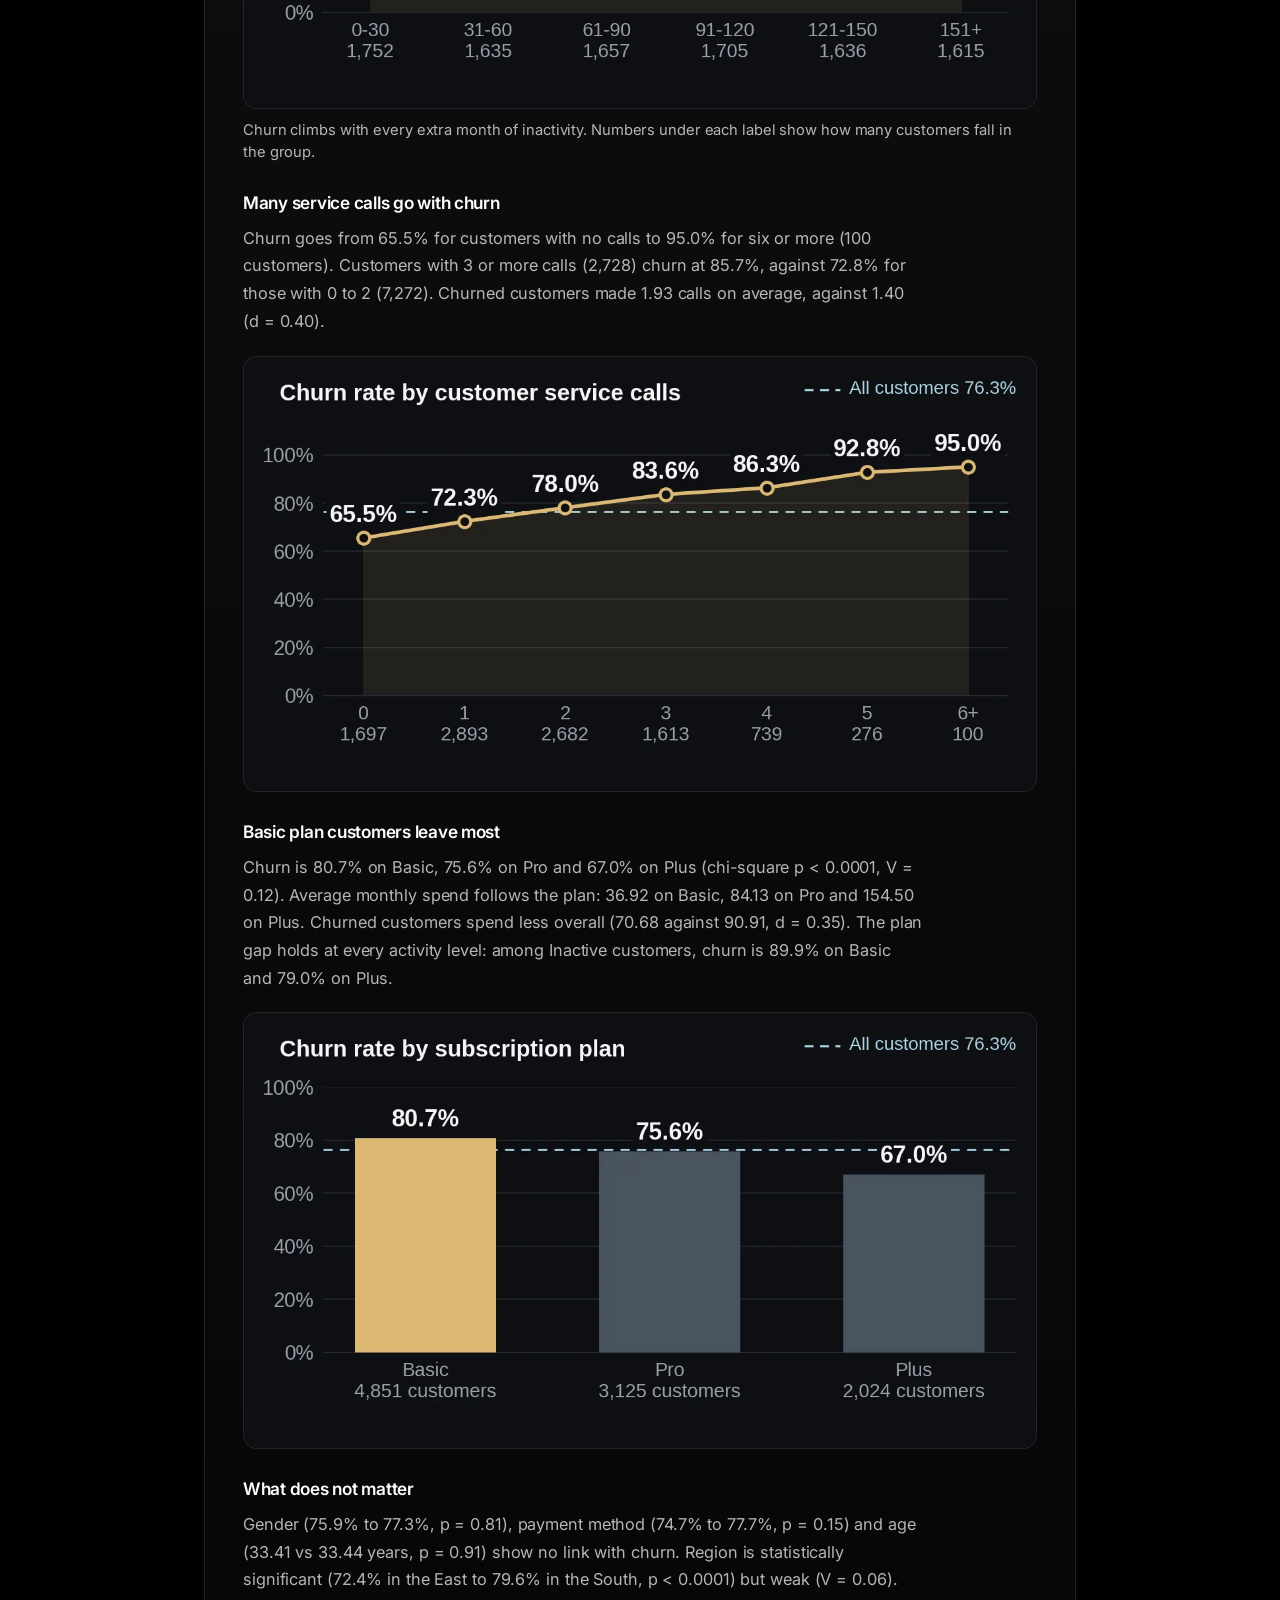
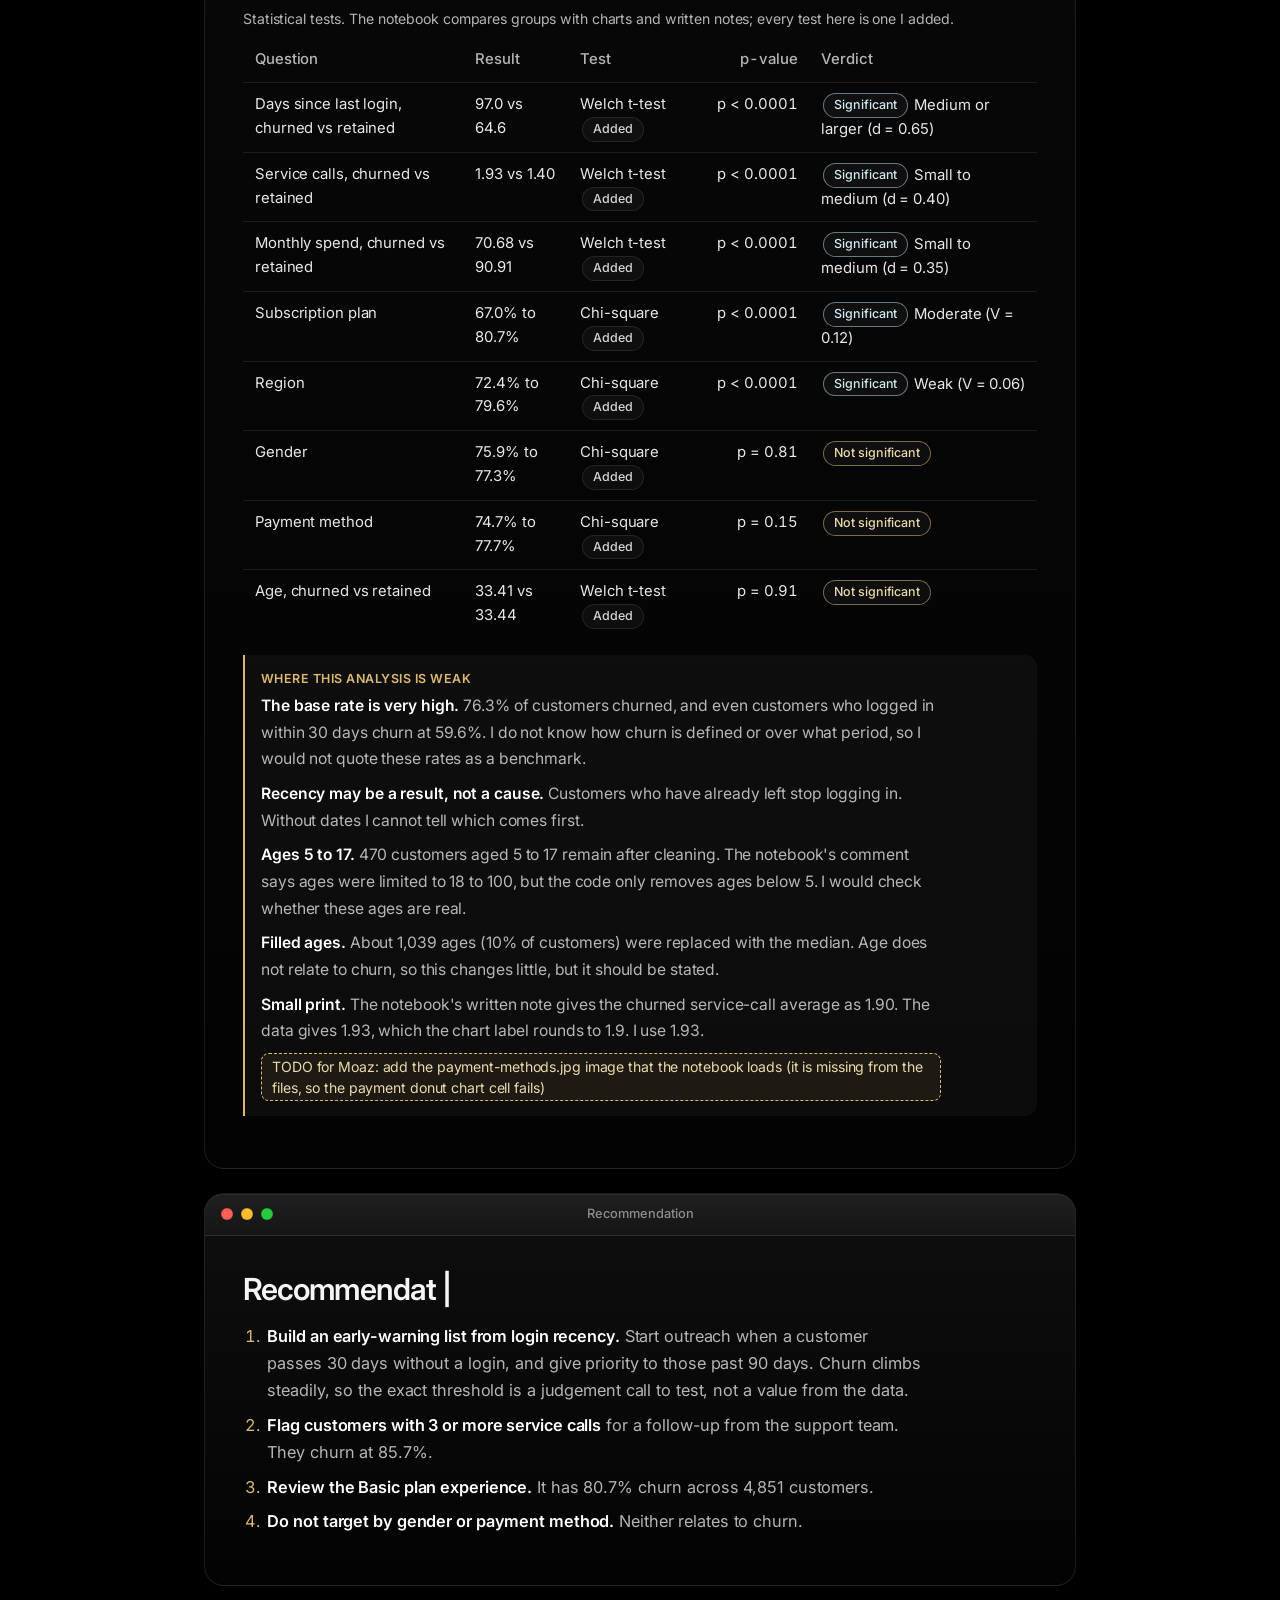
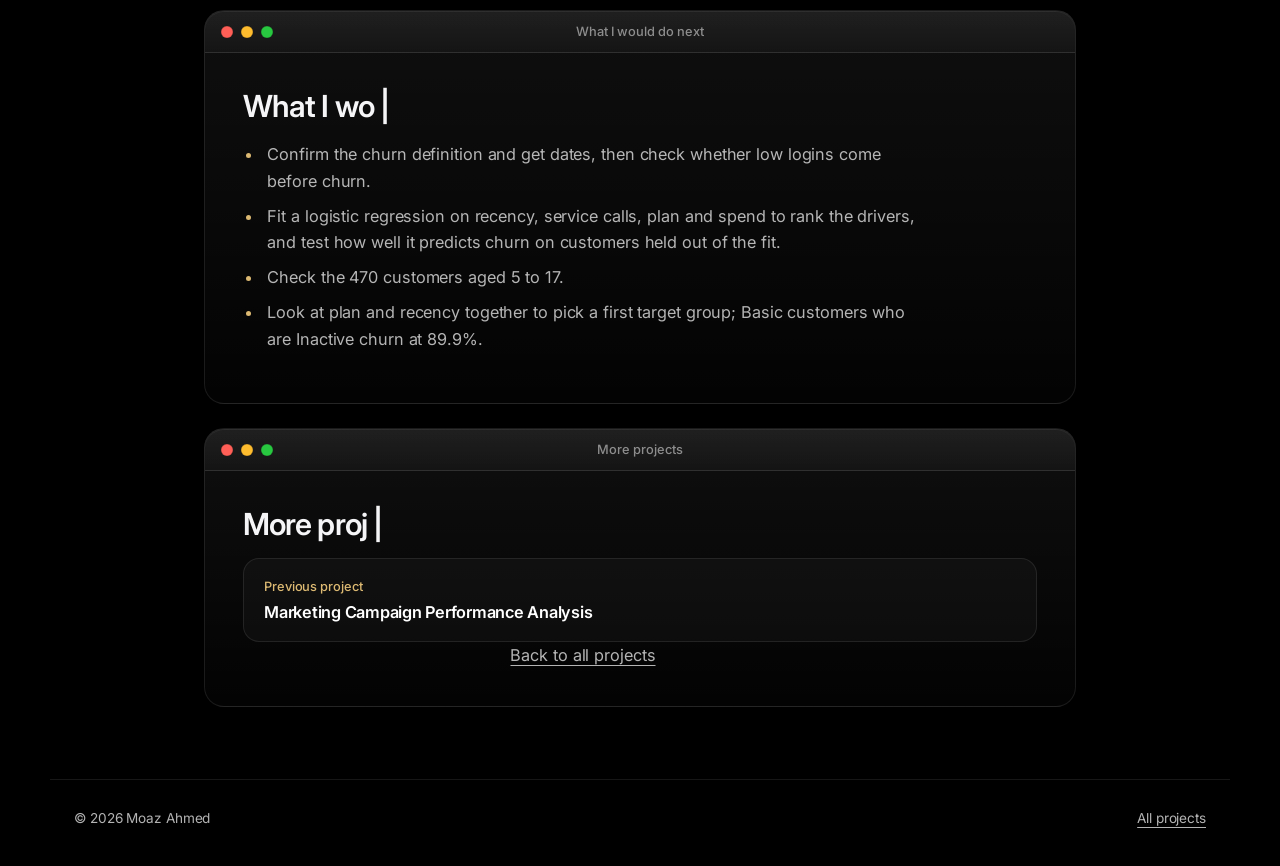
<file: moaz-portfolio/projects/04-customer-churn-analysis/analysis.html>
<!DOCTYPE html>
<html lang="en">
<head>
<meta charset="utf-8">
<meta name="viewport" content="width=device-width, initial-scale=1, viewport-fit=cover">
<title>Customer Churn Analysis | Moaz Ahmed</title>
<meta name="description" content="Case study: Customer Churn Analysis. I looked for early warning signs of customer churn, and cleaned a messy customer file to get there.">
<meta name="theme-color" content="#000000">
<link rel="icon" href="data:image/svg+xml,<svg xmlns=%22http://www.w3.org/2000/svg%22 viewBox=%220 0 100 100%22><text y=%22.9em%22 font-size=%2290%22>♚</text></svg>">
<link rel="preconnect" href="https://fonts.googleapis.com"><link rel="preconnect" href="https://fonts.gstatic.com" crossorigin>
<link href="https://fonts.googleapis.com/css2?family=Inter:wght@400;500;600&display=swap" rel="stylesheet">
<link rel="stylesheet" href="../../assets/css/style.css?v=12"><link rel="stylesheet" href="../../assets/css/enhance.css?v=12"><link rel="stylesheet" href="../../assets/css/premium.css?v=12"><link rel="stylesheet" href="../../assets/css/projects.css?v=12">
</head>
<body class="cs-page">
<a class="skip" href="#main">Skip to content</a>
<div class="orb o1"></div><div class="orb o2"></div>
<nav class="glass" aria-label="Sections"><a href="../../index.html#top">Home</a><a href="../../index.html#about">About</a><a href="../../index.html#game">Game</a><a href="../../index.html#certs">Certs</a><a class="on" href="../../index.html#projects">Projects</a><a href="../../index.html#skills">Skills</a><a href="../../index.html#contact">Contact</a></nav>
<main id="main">
<section class="cs cs-head">
<a class="back" href="../../index.html#projects">← All projects</a>
<span class="mv">Game 4 · Case study</span>
<h1>Customer Churn Analysis</h1>
<p class="lede">I looked for early warning signs of customer churn, and cleaned a messy customer file to get there.</p>
<div class="pills tools"><span class="pill">Python</span><span class="pill">Pandas</span><span class="pill">NumPy</span><span class="pill">Matplotlib</span><span class="pill">Jupyter</span></div>
<div class="links"><a href="analysis.ipynb" download>Notebook</a><a href="data.csv" download="customer churn.csv">Dataset</a></div>
</section>
<section class="cs"><div class="glass cs-panel" data-title="Summary"><h2>Summary</h2><div class="stats3"><div><b>76.3%</b><span>Churned: 7,634 of 10,000 customers</span></div><div><b>91.1%</b><span>Churn after 150+ days without login (59.6% within 30)</span></div><div><b>85.7%</b><span>Churn with 3+ service calls (72.8% with 0 to 2)</span></div></div><div class="callout"><span class="lab">Recommendation</span><p>Flag customers early by login recency and service calls. Gender, age and payment method show no link.</p></div></div></section><section class="cs"><div class="glass cs-panel" data-title="Problem"><h2>Problem</h2>
<p>In this dataset, 76.3% of 10,000 customers have churned. Which customers leave, and what warns us first?</p>
<p>The files contain no brief. The questions are the notebook's own headings: does activity level affect churn, is time since last login a cliff, and do plan, payment method, region, age, gender, service calls and spend matter?</p></div></section><section class="cs"><div class="glass cs-panel" data-title="Data"><h2>Data</h2><dl class='facts'><dt>Source</dt><dd><span class="todo">TODO for Moaz: say where this dataset comes from; the notebook does not say</span></dd><dt>Size</dt><dd>10,300 rows and 10 columns. 10,000 unique customers remain after removing 300 duplicate rows.</dd><dt>Columns</dt><dd>Customer_ID, Gender, Region, Subscription_Plan, Payment_Method, Age, Days_Since_Last_Login, Customer_Service_Calls, Monthly_Spend, Churn (1 = churned, 0 = retained)</dd><dt>Quality problems</dt><dd>8 spellings of 4 regions and 6 spellings of 3 plans. After removing duplicates: 700 missing payment methods, 995 missing ages and 500 missing spend values. Invalid values: 44 ages (below 5 or above 100, including 10 of exactly 150), 48 negative spend values, 11 spend values of 99,999.99, and 50 negative service call counts.</dd><dt>Definitions</dt><dd><span class="todo">TODO for Moaz: explain what Churn means and over what period customers were counted; the files do not say</span></dd><dt>Currency</dt><dd><span class="todo">TODO for Moaz: state the currency of Monthly_Spend; the files give none</span></dd></dl></div></section><section class="cs"><div class="glass cs-panel" data-title="Method"><h2>Method</h2><ol><li>Removed 300 duplicate rows.</li><li>Standardised capitalisation: region from 8 spellings to 4, and plan from 6 spellings to 3.</li><li>Filled 700 missing payment methods with "Unknown".</li><li>Replaced 995 missing and 44 invalid ages with the median age, 33.</li><li>Replaced 500 missing, 48 negative and 11 outlier (99,999.99) spend values with the median, and 50 negative service call counts with the median.</li><li>Grouped customers by login recency: Active (0 to 30 days), At Risk (31 to 90) and Inactive (91 or more), and in 30-day buckets.</li><li>Compared churn across plan, region, gender, payment method, service calls, spend and age, with one chart per question.</li><li>The notebook has no significance tests. I added chi-square tests and t-tests to check whether each gap is real.</li></ol></div></section><section class="cs"><div class="glass cs-panel" data-title="What I found"><h2>What I found</h2>
<h3>Login recency is the strongest warning</h3>
<p>Churn rises steadily from <strong>59.6%</strong> for customers who logged in within 30 days to <strong>91.1%</strong> for those away 151 days or more. There is no cliff: each 30-day step adds 4 to 9 points, and the climb slows after 120 days. Half of customers (4,956 of 10,000) are Inactive (91 or more days), and 86.2% of them churned. Churned customers last logged in 97.0 days ago on average, against 64.6 for retained ones (Cohen's d = 0.65, the largest effect I found).</p>
<figure class="shot"><img src="../../assets/img/projects/customer-churn/churn-by-login-recency.webp" width="1200" height="660" alt="Line chart of churn rate by days since last login: 0-30 days 59.6%, 31-60 days 66.1%, 61-90 days 74.6%, 91-120 days 80.9%, 121-150 days 86.9%, 151 or more days 91.1%. The line rises steadily and stays above the overall rate of 76.3% after 61 days." loading="lazy"><figcaption>Churn climbs with every extra month of inactivity. Numbers under each label show how many customers fall in the group.</figcaption></figure>
<h3>Many service calls go with churn</h3>
<p>Churn goes from 65.5% for customers with no calls to 95.0% for six or more (100 customers). Customers with 3 or more calls (2,728) churn at 85.7%, against 72.8% for those with 0 to 2 (7,272). Churned customers made 1.93 calls on average, against 1.40 (d = 0.40).</p>
<figure class="shot"><img src="../../assets/img/projects/customer-churn/churn-by-service-calls.webp" width="1200" height="660" alt="Line chart of churn rate by number of customer service calls: 0 calls 65.5%, 1 calls 72.3%, 2 calls 78.0%, 3 calls 83.6%, 4 calls 86.3%, 5 calls 92.8%, six or more 95.0%. The line rises with every extra call." loading="lazy"></figure>
<h3>Basic plan customers leave most</h3>
<p>Churn is 80.7% on Basic, 75.6% on Pro and 67.0% on Plus (chi-square p < 0.0001, V = 0.12). Average monthly spend follows the plan: 36.92 on Basic, 84.13 on Pro and 154.50 on Plus. Churned customers spend less overall (70.68 against 90.91, d = 0.35). The plan gap holds at every activity level: among Inactive customers, churn is 89.9% on Basic and 79.0% on Plus.</p>
<figure class="shot"><img src="../../assets/img/projects/customer-churn/churn-by-plan.webp" width="1200" height="660" alt="Bar chart of churn rate by subscription plan: Basic 80.7% (4,851 customers), Pro 75.6% (3,125), Plus 67.0% (2,024), with a dashed line at the overall rate of 76.3%." loading="lazy"></figure>
<h3>What does not matter</h3>
<p>Gender (75.9% to 77.3%, p = 0.81), payment method (74.7% to 77.7%, p = 0.15) and age (33.41 vs 33.44 years, p = 0.91) show no link with churn. Region is statistically significant (72.4% in the East to 79.6% in the South, p < 0.0001) but weak (V = 0.06).</p>
<div class="tw"><table><caption>Statistical tests. The notebook compares groups with charts and written notes; every test here is one I added.</caption><thead><tr><th>Question</th><th>Result</th><th>Test</th><th class="n">p-value</th><th>Verdict</th></tr></thead><tbody><tr><td>Days since last login, churned vs retained</td><td>97.0 vs 64.6</td><td>Welch t-test <span class='badge'>Added</span></td><td class='n'>p < 0.0001</td><td><span class="badge ok">Significant</span> Medium or larger (d = 0.65)</td></tr><tr><td>Service calls, churned vs retained</td><td>1.93 vs 1.40</td><td>Welch t-test <span class='badge'>Added</span></td><td class='n'>p < 0.0001</td><td><span class="badge ok">Significant</span> Small to medium (d = 0.40)</td></tr><tr><td>Monthly spend, churned vs retained</td><td>70.68 vs 90.91</td><td>Welch t-test <span class='badge'>Added</span></td><td class='n'>p < 0.0001</td><td><span class="badge ok">Significant</span> Small to medium (d = 0.35)</td></tr><tr><td>Subscription plan</td><td>67.0% to 80.7%</td><td>Chi-square <span class='badge'>Added</span></td><td class='n'>p < 0.0001</td><td><span class="badge ok">Significant</span> Moderate (V = 0.12)</td></tr><tr><td>Region</td><td>72.4% to 79.6%</td><td>Chi-square <span class='badge'>Added</span></td><td class='n'>p < 0.0001</td><td><span class="badge ok">Significant</span> Weak (V = 0.06)</td></tr><tr><td>Gender</td><td>75.9% to 77.3%</td><td>Chi-square <span class='badge'>Added</span></td><td class='n'>p = 0.81</td><td><span class="badge no">Not significant</span> </td></tr><tr><td>Payment method</td><td>74.7% to 77.7%</td><td>Chi-square <span class='badge'>Added</span></td><td class='n'>p = 0.15</td><td><span class="badge no">Not significant</span> </td></tr><tr><td>Age, churned vs retained</td><td>33.41 vs 33.44</td><td>Welch t-test <span class='badge'>Added</span></td><td class='n'>p = 0.91</td><td><span class="badge no">Not significant</span> </td></tr></tbody></table></div>
<div class="callout"><span class="lab">Where this analysis is weak</span><p><strong>The base rate is very high.</strong> 76.3% of customers churned, and even customers who logged in within 30 days churn at 59.6%. I do not know how churn is defined or over what period, so I would not quote these rates as a benchmark.</p><p><strong>Recency may be a result, not a cause.</strong> Customers who have already left stop logging in. Without dates I cannot tell which comes first.</p><p><strong>Ages 5 to 17.</strong> 470 customers aged 5 to 17 remain after cleaning. The notebook's comment says ages were limited to 18 to 100, but the code only removes ages below 5. I would check whether these ages are real.</p><p><strong>Filled ages.</strong> About 1,039 ages (10% of customers) were replaced with the median. Age does not relate to churn, so this changes little, but it should be stated.</p><p><strong>Small print.</strong> The notebook's written note gives the churned service-call average as 1.90. The data gives 1.93, which the chart label rounds to 1.9. I use 1.93.</p><p><span class="todo">TODO for Moaz: add the payment-methods.jpg image that the notebook loads (it is missing from the files, so the payment donut chart cell fails)</span></p></div></div></section><section class="cs"><div class="glass cs-panel" data-title="Recommendation"><h2>Recommendation</h2><ol><li><strong>Build an early-warning list from login recency.</strong> Start outreach when a customer passes 30 days without a login, and give priority to those past 90 days. Churn climbs steadily, so the exact threshold is a judgement call to test, not a value from the data.</li><li><strong>Flag customers with 3 or more service calls</strong> for a follow-up from the support team. They churn at 85.7%.</li><li><strong>Review the Basic plan experience.</strong> It has 80.7% churn across 4,851 customers.</li><li><strong>Do not target by gender or payment method.</strong> Neither relates to churn.</li></ol></div></section><section class="cs"><div class="glass cs-panel" data-title="What I would do next"><h2>What I would do next</h2><ul><li>Confirm the churn definition and get dates, then check whether low logins come before churn.</li><li>Fit a logistic regression on recency, service calls, plan and spend to rank the drivers, and test how well it predicts churn on customers held out of the fit.</li><li>Check the 470 customers aged 5 to 17.</li><li>Look at plan and recency together to pick a first target group; Basic customers who are Inactive churn at 89.9%.</li></ul></div></section><section class="cs"><div class="glass cs-panel" data-title="More projects"><h2>More projects</h2><div class="pn"><a class="solo" href="../03-marketing-campaign-performance-analysis/analysis.html"><small>Previous project</small><b>Marketing Campaign Performance Analysis</b></a></div><p class="pn-all"><a href="../../index.html#projects">Back to all projects</a></p></div></section></main>
<footer><span>© 2026 Moaz Ahmed</span><a href="../../index.html#projects">All projects</a></footer>
<script src="../../assets/js/premium.js?v=12"></script>
<script src="../../assets/js/windows.js?v=12"></script>
</body>
</html>
</file>
<file: assets/css/style.css>
﻿:root{--cy:#06b6d4;--go:#f59e0b;--tx:#fff;--mut:rgba(255,255,255,.62);box-sizing:border-box;color-scheme:dark;padding-top:env(safe-area-inset-top,0px);padding-bottom:env(safe-area-inset-bottom,0px)}
*,*::before,*::after{box-sizing:inherit}
html{scroll-behavior:smooth;scroll-padding-top:90px}
body{margin:0;background:#000;color:var(--tx);font-family:'Space Grotesk','Segoe UI',system-ui,sans-serif;line-height:1.6;overflow-x:hidden}
a{color:inherit}
:focus-visible{outline:2px solid var(--cy);outline-offset:3px}
.orb{position:fixed;border-radius:50%;filter:blur(110px);opacity:.28;z-index:-1;pointer-events:none}
.o1{width:46vmax;height:46vmax;background:var(--cy);top:-14vmax;left:-12vmax;animation:drift 22s ease-in-out infinite alternate}
.o2{width:40vmax;height:40vmax;background:var(--go);bottom:-14vmax;right:-10vmax;opacity:.2;animation:drift 26s ease-in-out infinite alternate-reverse}
@keyframes drift{to{transform:translate(9vmax,7vmax) scale(1.15)}}
.glass{background:rgba(255,255,255,.03);-webkit-backdrop-filter:blur(16px);backdrop-filter:blur(16px);border:1px solid rgba(255,255,255,.1);border-radius:16px}
nav{position:fixed;top:calc(12px + env(safe-area-inset-top,0px));left:50%;transform:translateX(-50%);z-index:10;display:flex;gap:4px;padding:6px;max-width:calc(100% - 20px);overflow-x:auto}
nav a{text-decoration:none;font-size:.9rem;padding:8px 14px;border-radius:10px;color:var(--mut);white-space:nowrap;transition:background .2s,color .2s}
nav a:hover{background:rgba(255,255,255,.08);color:#fff}
section{max-width:1100px;margin:0 auto;padding:110px 20px 30px}
h2{font-size:clamp(1.8rem,4vw,2.6rem);margin:0 0 28px;font-weight:700}
.gold{background:linear-gradient(100deg,#fff3c4,var(--go) 45%,#b45309);-webkit-background-clip:text;background-clip:text;color:transparent}
.cyan{background:linear-gradient(100deg,#e0fbff,var(--cy) 50%,#0e7490);-webkit-background-clip:text;background-clip:text;color:transparent}

#top{min-height:100vh;min-height:100svh;display:grid;grid-template-columns:1.1fr .9fr;align-items:center;gap:20px}
h1{font-size:clamp(2.2rem,5.4vw,4.2rem);line-height:1.08;margin:0 0 18px;font-weight:700;letter-spacing:-.02em}
h1 small{display:block;font-size:.42em;font-weight:400;color:var(--mut);letter-spacing:0;margin-top:14px;line-height:1.4}
.sub{color:var(--mut);max-width:46ch;margin:0 0 30px}
.btns{display:flex;gap:14px;flex-wrap:wrap}
.btn{position:relative;overflow:hidden;display:inline-block;text-decoration:none;padding:14px 26px;border-radius:14px;font-weight:500;background:rgba(255,255,255,.04);-webkit-backdrop-filter:blur(16px);backdrop-filter:blur(16px);border:1px solid var(--cy);box-shadow:0 0 22px rgba(6,182,212,.35);transition:box-shadow .25s,transform .25s;cursor:pointer;color:#fff;font:inherit;font-weight:500}
.btn.g{border-color:var(--go);box-shadow:0 0 22px rgba(245,158,11,.35)}
.btn:hover{transform:translateY(-2px);box-shadow:0 0 34px rgba(6,182,212,.6)}
.btn.g:hover{box-shadow:0 0 34px rgba(245,158,11,.6)}
.rip{position:absolute;border-radius:50%;background:rgba(255,255,255,.35);transform:scale(0);animation:rip .6s ease-out forwards;pointer-events:none}
@keyframes rip{to{transform:scale(4);opacity:0}}
.stage{height:min(440px,80vw);perspective:900px;display:grid;place-items:center}
.obj{position:relative;width:180px;height:180px;transform-style:preserve-3d;animation:spin 16s linear infinite}
@keyframes spin{from{transform:rotateX(-18deg) rotateY(0)}to{transform:rotateX(-18deg) rotateY(360deg)}}
.fc{position:absolute;inset:0;border:1px solid rgba(6,182,212,.7);background:linear-gradient(135deg,rgba(6,182,212,.08),transparent);box-shadow:inset 0 0 30px rgba(6,182,212,.25),0 0 20px rgba(6,182,212,.15);background-image:linear-gradient(rgba(6,182,212,.25) 1px,transparent 1px),linear-gradient(90deg,rgba(6,182,212,.25) 1px,transparent 1px);background-size:30px 30px}
.fc:nth-child(1){transform:translateZ(90px)}.fc:nth-child(2){transform:rotateY(180deg) translateZ(90px)}.fc:nth-child(3){transform:rotateY(90deg) translateZ(90px)}.fc:nth-child(4){transform:rotateY(-90deg) translateZ(90px)}.fc:nth-child(5){transform:rotateX(90deg) translateZ(90px)}.fc:nth-child(6){transform:rotateX(-90deg) translateZ(90px)}
.k{position:absolute;inset:0;display:grid;place-items:center;font-size:150px;line-height:1;color:var(--go);text-shadow:0 0 30px rgba(245,158,11,.8);animation:bob 4s ease-in-out infinite}
.k:nth-of-type(n){}
.k.a{transform:translateZ(-8px)}.k.b{transform:translateZ(0)}.k.c{transform:translateZ(8px)}
.k.a,.k.c{opacity:.55}
.ring{position:absolute;left:-60px;top:-60px;width:300px;height:300px;border-radius:50%;border:2px solid var(--go);box-shadow:0 0 20px rgba(245,158,11,.5),inset 0 0 20px rgba(245,158,11,.3);transform:rotateX(75deg) translateZ(-10px)}
.ring.two{left:-30px;top:-30px;width:240px;height:240px;border-color:var(--cy);box-shadow:0 0 20px rgba(6,182,212,.5);transform:rotateY(70deg)}
@keyframes bob{50%{translate:0 -10px}}

.about{padding:38px;display:grid;grid-template-columns:1fr 1fr;gap:34px}
.about p{margin:0 0 14px;color:var(--mut)}
.about strong{color:#fff;font-weight:500}
.stats{display:grid;gap:14px;align-content:start}
.stat{padding:16px 18px;border-left:2px solid var(--go);background:rgba(255,255,255,.03);border-radius:0 12px 12px 0}
.stat b{display:block;font-weight:500}.stat span{color:var(--mut);font-size:.92rem}

.certs{display:grid;grid-template-columns:repeat(auto-fit,minmax(290px,1fr));gap:22px}
.tilt{transform-style:preserve-3d;transition:transform .15s ease-out;will-change:transform;position:relative;overflow:hidden}
.tilt.leave{transition:transform .5s ease}
.tilt::after{content:"";position:absolute;inset:0;pointer-events:none;background:radial-gradient(circle at var(--mx,50%) var(--my,50%),rgba(255,255,255,.16),transparent 55%);opacity:0;transition:opacity .3s}
.tilt:hover::after{opacity:1}
.holo{padding:30px;min-height:230px}
.holo::before{content:"";position:absolute;inset:0;background:conic-gradient(from var(--ang,0deg) at var(--mx,50%) var(--my,50%),rgba(6,182,212,.22),rgba(245,158,11,.22),rgba(217,70,239,.18),rgba(6,182,212,.22));mix-blend-mode:screen;opacity:.75;pointer-events:none}
.holo>*{position:relative;transform:translateZ(30px)}
.holo h3{margin:10px 0 6px;font-size:1.4rem}.holo p{margin:0 0 14px;color:var(--mut)}
.seal{font-size:2.2rem}
.tag{display:inline-block;font-size:.8rem;padding:3px 12px;border-radius:99px;border:1px solid rgba(255,255,255,.25)}

.grid{display:grid;grid-template-columns:repeat(auto-fit,minmax(300px,1fr));gap:24px;perspective:1200px}
.card{padding:26px;display:flex;flex-direction:column;gap:12px}
.card>*{transform:translateZ(24px)}
.card h3{margin:0;font-size:1.25rem}.card p{margin:0;color:var(--mut);font-size:.95rem;flex:1}
.mv{font-size:.85rem;color:var(--go)}
.pills{display:flex;flex-wrap:wrap;gap:8px}
.pill{font-size:.78rem;padding:4px 12px;border-radius:99px;color:#a5f3fc;border:1px solid rgba(6,182,212,.6);box-shadow:0 0 12px rgba(6,182,212,.35),inset 0 0 8px rgba(6,182,212,.15)}
.links{display:flex;gap:16px;font-size:.92rem}
.links a{color:var(--go);text-underline-offset:4px}
.pj{grid-template-columns:repeat(auto-fit,minmax(min(100%,440px),1fr))}
.hero-kpi{display:flex;align-items:baseline;gap:12px}.hero-kpi b{font-size:2.6rem;line-height:1;font-weight:700;background:linear-gradient(100deg,#fff3c4,var(--go));-webkit-background-clip:text;background-clip:text;color:transparent}.hero-kpi span{color:var(--mut);font-size:.9rem}
.mini{display:grid;grid-template-columns:repeat(3,1fr);gap:8px;padding:12px 0;border-block:1px solid rgba(255,255,255,.08)}.mini div{display:grid}.mini b{font-weight:500}.mini span{font-size:.75rem;color:var(--mut)}
.metrics{display:flex;gap:12px;margin-top:30px;flex-wrap:wrap}.metrics .glass{padding:12px 18px;display:grid;min-width:130px}.metrics b{font-size:1.5rem;line-height:1.2}.metrics span{font-size:.78rem;color:var(--mut)}
#bar{position:fixed;top:0;left:0;height:2px;width:0;background:linear-gradient(90deg,var(--cy),var(--go));z-index:20;box-shadow:0 0 10px var(--cy)}
nav a.on{background:rgba(6,182,212,.14);color:#fff}
.stage canvas{width:100%;height:100%;display:block}.stage.three .obj{display:none}
#spot{position:fixed;width:640px;height:640px;left:0;top:0;margin:-320px 0 0 -320px;background:radial-gradient(circle,rgba(6,182,212,.11),transparent 62%);pointer-events:none;z-index:-1}
.card::before{content:"";position:absolute;inset:0;border-radius:inherit;padding:1px;background:radial-gradient(260px circle at var(--mx,50%) var(--my,50%),var(--cy),rgba(245,158,11,.7) 45%,transparent 75%);-webkit-mask:linear-gradient(#000 0 0) content-box,linear-gradient(#000 0 0);-webkit-mask-composite:xor;mask:linear-gradient(#000 0 0) content-box exclude,linear-gradient(#000 0 0);opacity:0;transition:opacity .3s;pointer-events:none}.card:hover::before{opacity:1}
.chart{display:grid;gap:6px}.chart h4{margin:0 0 2px;font-size:.78rem;font-weight:400;color:var(--mut)}
.bar{display:grid;grid-template-columns:86px 1fr 40px;gap:8px;align-items:center;font-size:.78rem;color:var(--mut)}.bar u{display:block;height:6px;border-radius:9px;background:rgba(255,255,255,.07);text-decoration:none;overflow:hidden}.bar u i{display:block;height:100%;width:0;border-radius:9px;background:linear-gradient(90deg,var(--cy),var(--go));box-shadow:0 0 10px rgba(6,182,212,.6);transition:width 1.1s cubic-bezier(.2,.8,.2,1)}.bar b{color:#fff;font-weight:500;text-align:right}
.marq{overflow:hidden;margin-top:30px;border-block:1px solid rgba(255,255,255,.08);padding:16px 0;-webkit-mask:linear-gradient(90deg,transparent,#000 12%,#000 88%,transparent);mask:linear-gradient(90deg,transparent,#000 12%,#000 88%,transparent)}.track{display:flex;width:max-content;animation:mq 40s linear infinite}.track span{padding:0 22px;color:var(--mut);font-size:1.05rem;white-space:nowrap}.track i{font-style:normal;color:var(--go);margin-left:44px}@keyframes mq{to{transform:translateX(-50%)}}
.bwrap{display:grid;grid-template-columns:1.25fr .75fr;gap:28px;align-items:center}
.bstage{perspective:1200px;padding:40px 0 10px;--rx:38deg;--rz:-20deg}
.board3d{display:grid;grid-template-columns:repeat(8,1fr);aspect-ratio:8/3;width:min(100%,600px);margin:auto;transform:rotateX(var(--rx)) rotateZ(var(--rz));transform-style:preserve-3d;transition:transform .25s ease-out;border:1px solid rgba(255,255,255,.18);box-shadow:0 60px 80px -30px rgba(6,182,212,.35),0 0 0 8px rgba(255,255,255,.03)}
.sqr{position:relative;transform-style:preserve-3d;background:rgba(255,255,255,.012)}.sqr.d{background:rgba(255,255,255,.075)}.sqr.sel{background:rgba(6,182,212,.3);box-shadow:inset 0 0 20px var(--cy)}
.pc{position:absolute;inset:0;display:grid;place-items:center;background:none;border:0;cursor:pointer;font-size:clamp(1.6rem,5.2vw,3.1rem);line-height:1;transform-origin:50% 75%;transform:translateZ(2px) rotateZ(calc(-1*var(--rz))) rotateX(calc(-1*var(--rx)));transition:filter .2s,translate .2s;filter:drop-shadow(0 0 10px currentColor)}.pc:hover,.pc:focus-visible{translate:0 -8px;filter:drop-shadow(0 0 20px currentColor)}
.pc.pa{color:#cbd5e1}.pc.kb{color:var(--cy)}.pc.rq{color:#fde68a}.pc.kg{color:var(--go)}
.binfo{padding:28px}.binfo h3{margin:12px 0 8px;font-size:1.35rem}.binfo p{color:var(--mut);margin:0 0 18px}.leg{list-style:none;padding:0;margin:0 0 14px;display:grid;gap:8px;font-size:.88rem;color:var(--mut)}.leg i{font-style:normal;font-size:1.2rem;margin-right:10px}.binfo small{color:var(--mut)}
@media(max-width:800px){.bwrap{grid-template-columns:1fr}.bar{grid-template-columns:76px 1fr 38px}}

.rank{display:grid;grid-template-columns:110px 1fr;gap:16px;align-items:center;margin-bottom:14px}
.rank h3{margin:0;font-size:1rem;font-weight:500;color:var(--mut)}
.row{display:flex;flex-wrap:wrap;gap:12px}
.sq{flex:1 1 150px;max-width:230px;padding:16px;text-align:center;min-height:104px;display:grid;align-content:center;gap:2px;border-radius:12px}
.sq .p{font-size:2rem;line-height:1;filter:drop-shadow(0 0 10px currentColor)}
.sq span{font-size:.9rem}
.sq.l{background:rgba(255,255,255,.06)}
.pawn .p{color:#cbd5e1}.kn .p{color:var(--cy)}.rk .p{color:#fde68a}.kg .p{color:var(--go)}
.board{perspective:1300px}
.board .in{transform:rotateX(14deg);transform-style:preserve-3d}

.contact{max-width:640px;margin:0 auto;padding:34px}
.f{position:relative;margin-bottom:22px}
.f input,.f textarea{width:100%;background:rgba(255,255,255,.04);border:1px solid rgba(255,255,255,.14);border-radius:12px;padding:20px 14px 8px;color:#fff;font:inherit;resize:vertical}
.f textarea{min-height:120px}
.f label{position:absolute;left:14px;top:14px;color:var(--mut);pointer-events:none;transition:all .18s}
.f input:focus,.f textarea:focus{border-color:var(--cy);outline:none;box-shadow:0 0 0 3px rgba(6,182,212,.2)}
.f input:focus+label,.f input:not(:placeholder-shown)+label,.f textarea:focus+label,.f textarea:not(:placeholder-shown)+label{top:4px;font-size:.72rem;color:var(--cy)}
.soc{display:flex;justify-content:center;gap:22px;margin-top:26px;flex-wrap:wrap}
.soc a{color:var(--mut);text-underline-offset:4px}.soc a:hover{color:var(--go)}
footer{text-align:center;color:var(--mut);padding:50px 20px calc(40px + env(safe-area-inset-bottom,0px));font-size:.85rem}
@media(max-width:800px){#top{grid-template-columns:1fr;padding-top:100px;text-align:left}.about{grid-template-columns:1fr;padding:26px}.rank{grid-template-columns:1fr;gap:8px}.stage{order:-1;height:340px;transform:scale(.8)}}
@media(prefers-reduced-motion:reduce){*{animation:none!important;transition:none!important}}

.pgn{font-size:.82rem;color:var(--go);letter-spacing:.02em;opacity:.9}.pgn b{color:var(--cy);text-shadow:0 0 10px var(--cy)}
.cimg img{width:100%;display:block;border-radius:10px;border:1px solid rgba(255,255,255,.2);margin-bottom:14px;box-shadow:0 14px 34px rgba(0,0,0,.6)}
.links a{transition:color .2s}.links a:hover{color:var(--cy)}

.skip{position:absolute;left:-999px;top:8px}.skip:focus{left:12px;z-index:30;background:#000;color:#fff;padding:8px 14px;border-radius:8px;border:1px solid var(--cy)}
.tl{font-size:clamp(1.05rem,2.2vw,1.4rem);font-weight:500;margin:0 0 8px}.mut2{color:var(--mut);font-size:.92rem;margin:0 0 16px}
.hl{display:flex;flex-wrap:wrap;gap:22px;margin-top:22px;font-size:.95rem}.hl a,.soc button{color:var(--mut);text-underline-offset:4px;background:none;border:0;font:inherit;cursor:pointer;text-decoration:underline}.hl a:hover,.soc button:hover{color:var(--go)}
.me{width:100%;aspect-ratio:4/3;object-fit:cover;object-position:50% 25%;border-radius:14px;border:1px solid rgba(255,255,255,.15);margin-bottom:18px;display:block}
.holo::before{opacity:.35}.pill{box-shadow:none}.rip,.pgn{display:none}
.links{flex-wrap:wrap;gap:10px}.links a{text-decoration:none;color:#fff;border:1px solid rgba(255,255,255,.2);padding:7px 14px;border-radius:10px;font-size:.88rem}.links a:first-child{border-color:var(--go);color:var(--go)}.links a:hover{border-color:var(--cy);color:var(--cy)}
.mini span,.chart h4,.bar{font-size:.85rem}.bar{grid-template-columns:100px 1fr 44px}
@media(max-width:800px){.stage{order:0;height:230px;transform:none}}
.binfo p { min-height: 48px; }

.binfo { min-height: 290px; }
</file>
<file: assets/css/enhance.css>
body::after{content:"";position:fixed;inset:0;z-index:40;pointer-events:none;opacity:.035;background-image:url("data:image/svg+xml,%3Csvg xmlns='http://www.w3.org/2000/svg' width='160' height='160'%3E%3Cfilter id='n'%3E%3CfeTurbulence baseFrequency='.9' numOctaves='2'/%3E%3C/filter%3E%3Crect width='160' height='160' filter='url(%23n)'/%3E%3C/svg%3E")}
#bar{min-width:14px}
body.lock{overflow:hidden}
#intro{position:fixed;inset:0;z-index:100;background:#000;display:grid;place-content:center;justify-items:center;gap:6px;transition:opacity .7s,visibility .7s}#intro.out{opacity:0;visibility:hidden}
#intro span{font-size:96px;line-height:1;color:var(--go);text-shadow:0 0 40px var(--go);animation:hop 1.1s cubic-bezier(.3,1.6,.5,1) both}#intro b{font-weight:400;color:var(--mut);letter-spacing:.3em;animation:hin .8s .5s both}
@keyframes hop{from{transform:translate(-90px,50px) scale(.6);opacity:0}to{transform:none;opacity:1}}
@keyframes hin{from{opacity:0;filter:blur(12px);letter-spacing:.14em}to{opacity:1;filter:none}}
#top{position:relative}#top .btns{animation:hin 1s 1.7s both}
.floor{position:absolute;z-index:-1;left:50%;bottom:0;width:130vw;height:58%;margin-left:-65vw;background:repeating-conic-gradient(rgba(6,182,212,.28) 0 25%,rgba(245,158,11,.08) 0 50%) 0 0/90px 90px;transform:perspective(520px) rotateX(64deg);transform-origin:50% 100%;-webkit-mask:linear-gradient(transparent,#000 85%);mask:linear-gradient(transparent,#000 85%);animation:slide 6s linear infinite}
@keyframes slide{to{background-position:0 90px}}
@media(pointer:fine){*{cursor:none!important}}
#cur{position:fixed;left:-18px;top:-18px;width:36px;height:36px;border-radius:50%;border:1.5px solid var(--go);z-index:100000;pointer-events:none;opacity:0;transition:opacity .3s,width .2s,height .2s,margin .2s,background .2s}#cur.on{opacity:.9}#cur.big{width:58px;height:58px;margin:-11px 0 0 -11px;background:rgba(245,158,11,.12)}
.mv{font-size:.9rem;letter-spacing:.02em}.mv b{color:var(--cy);font-weight:700}
@media(max-width:800px){.floor{height:40%}}

.card p.ins{flex:none;color:#fff;border-left:2px solid var(--cy);padding-left:12px;font-size:.92rem}.ins b{color:var(--cy);font-weight:700;margin-right:6px}

#gl{position:fixed;inset:0;width:100%;height:100%;z-index:-2;display:block}
.floor{display:none}.stage{opacity:0;pointer-events:none}
body::before{content:"";position:fixed;inset:0;z-index:-1;pointer-events:none;background:linear-gradient(90deg,rgba(0,0,0,.7),rgba(0,0,0,.12) 62%,transparent),radial-gradient(ellipse at 50% 50%,transparent 55%,rgba(0,0,0,.6))}
.glass{background:rgba(4,10,14,.66)}h2{text-shadow:0 2px 26px #000}.marq{background:rgba(0,0,0,.35)}
#hud{position:fixed;left:20px;bottom:calc(18px + env(safe-area-inset-bottom,0px));z-index:9;pointer-events:none;font-size:.82rem;color:var(--mut);padding:7px 14px;border-radius:99px;border:1px solid rgba(255,255,255,.14);background:rgba(4,10,14,.6);-webkit-backdrop-filter:blur(10px);backdrop-filter:blur(10px)}
@media(max-width:800px){#hud{left:10px;font-size:.75rem}}
</file>
<file: assets/css/premium.css>
:root{--cy:#a9d6e5;--go:#dcb972;--mut:rgba(255,255,255,.58);--line:rgba(255,255,255,.09);--serif:'Instrument Serif',Georgia,'Times New Roman',serif;--sans:'Hanken Grotesk','Space Grotesk',system-ui,sans-serif}
body{font-family:var(--sans);background:radial-gradient(1100px 620px at 80% -8%,rgba(220,185,114,.09),transparent 60%),radial-gradient(900px 600px at 0% 30%,rgba(169,214,229,.05),transparent 60%),#000}
body::after{opacity:.045}
.orb{opacity:.06}.o2{opacity:.04}#spot{background:radial-gradient(circle,rgba(220,185,114,.04),transparent 62%)}
.floor{opacity:.45}
.glass{background:linear-gradient(180deg,rgba(255,255,255,.06),rgba(255,255,255,.012));border:1px solid var(--line);border-radius:24px;backdrop-filter:blur(24px) saturate(150%);-webkit-backdrop-filter:blur(24px) saturate(150%);box-shadow:inset 0 1px 0 rgba(255,255,255,.08),0 30px 50px -40px #000}
nav{border-radius:99px;padding:5px;gap:2px}nav a{border-radius:99px;padding:8px 16px;font-size:.85rem}nav a.on{background:rgba(255,255,255,.1);color:#fff}
section{max-width:1180px;padding:150px 24px 40px}
h1{font-family:var(--serif);font-weight:400;font-size:clamp(3.4rem,9.4vw,8rem);line-height:.9;letter-spacing:-.03em;margin-bottom:28px}
h1 .gold{background:linear-gradient(180deg,#fff 20%,#ecd9ab 65%,#b8945a)}
h1 .cyan{background:none;color:rgba(255,255,255,.5);font-style:italic}
h2{font-family:var(--serif);font-weight:400;font-size:clamp(2.8rem,6.4vw,5rem);line-height:.98;letter-spacing:-.025em;margin-bottom:48px}
h2.gold,h2.cyan{background:linear-gradient(180deg,#fff 45%,rgba(255,255,255,.72))}
h3{font-weight:500;letter-spacing:-.01em}
.tl{font-family:var(--serif);font-style:italic;font-size:clamp(1.3rem,2.4vw,1.85rem);color:var(--go);margin:0 0 10px}
.sub{font-size:1.05rem;line-height:1.7}
.btn{border:1px solid transparent;border-radius:99px;padding:15px 30px;background:#f1e7d0;color:#0a0a0a;box-shadow:0 12px 30px -12px rgba(220,185,114,.5);backdrop-filter:none;transition:box-shadow .3s,transform .3s,translate .25s cubic-bezier(.2,.8,.2,1)}
.btn.g{background:rgba(255,255,255,.04);color:#fff;border-color:rgba(255,255,255,.22);box-shadow:none}
.btn:hover,.btn.g:hover{transform:translateY(-2px);box-shadow:0 18px 40px -14px rgba(220,185,114,.65)}.btn.g:hover{border-color:var(--go)}
.rip{background:rgba(0,0,0,.18)}
.hero-kpi b,.metrics b{font-family:var(--serif);font-weight:400;background:none;color:#fff;font-size:3.1rem}
.metrics b{font-size:2rem}.metrics .glass{border-radius:18px;padding:14px 20px}
.mv{font-family:var(--serif);font-style:italic;font-size:1.15rem;color:var(--go)}
.pill,.tag{color:rgba(255,255,255,.78);border:1px solid var(--line);background:rgba(255,255,255,.04);box-shadow:none}
.card{padding:32px;gap:16px}.card h3{font-size:1.45rem;font-weight:500}
.card:hover{border-color:rgba(220,185,114,.35)}
.mini{border-block:1px solid var(--line);padding:16px 0}
.stat{border-left:1px solid var(--go);border-radius:0 14px 14px 0}
.about{padding:clamp(26px,4vw,52px)}
.about p{font-size:1.05rem;line-height:1.75}
.links a{color:#fff;text-decoration-color:var(--go)}
#bar{box-shadow:0 0 8px rgba(220,185,114,.5);background:linear-gradient(90deg,var(--cy),var(--go))}
.contact{padding:clamp(24px,4vw,48px)}
footer{padding:60px 20px;text-align:center;color:var(--mut)}

.js .rv{opacity:0;transform:translateY(34px);filter:blur(8px);transition:opacity 1s cubic-bezier(.2,.7,.2,1),transform 1s cubic-bezier(.2,.7,.2,1),filter 1s}
.js .rv2{opacity:0;filter:blur(8px);transition:opacity 1s,filter 1s}
.js .rv.in,.js .rv2.in{opacity:1;transform:none;filter:none}
@media(max-width:820px){section{padding-top:120px}h1{font-size:clamp(3rem,15vw,5rem)}}
@media(prefers-reduced-motion:reduce){.js .rv,.js .rv2{opacity:1;transform:none;filter:none;transition:none}}

h1 .gold,h2.gold,h2.cyan{-webkit-background-clip:text;background-clip:text;-webkit-text-fill-color:transparent;color:transparent}
h1 .cyan{-webkit-text-fill-color:currentColor}
h1{font-size:clamp(3rem,7.2vw,6.4rem);line-height:.95}
h2{font-size:clamp(2.6rem,5.6vw,4.4rem);padding-bottom:.08em}

#top::before{content:"";position:absolute;z-index:-1;left:-30vw;top:0;bottom:0;width:calc(30vw + 62%);background:linear-gradient(90deg,rgba(0,0,0,.82) 30%,rgba(0,0,0,.45) 70%,transparent);pointer-events:none}

.pcs{fill:var(--pf);stroke:var(--ps);stroke-width:1.5;stroke-linejoin:round;stroke-linecap:round}
.pcd{fill:none;stroke:var(--ps);stroke-width:1.5;stroke-linecap:round;stroke-linejoin:round}
.pcdf{fill:var(--ps);stroke:none}
  grid-template-columns:repeat(8,minmax(0,1fr));grid-template-rows:repeat(8,minmax(0,1fr));
  aspect-ratio:1;width:100%;max-width:min(100%,560px);margin-inline:auto;border-radius:14px;
  box-shadow:0 0 0 1px rgba(220,185,114,.4),0 0 0 8px rgba(255,255,255,.035),0 50px 90px -30px rgba(0,0,0,.95),0 0 60px -20px rgba(220,185,114,.3)}

.pc{--pf:currentColor;--ps:rgba(3,5,8,.9)}
.pc svg{display:block;width:80%;height:80%}
.pc.pa svg{width:70%;height:70%}

:root{
  --serif:'Instrument Serif',Georgia,'Times New Roman',serif;
  --sans:'Instrument Sans','Hanken Grotesk',system-ui,-apple-system,'Segoe UI',Roboto,sans-serif;
  --mut:rgba(255,255,255,.68);
  --fs-sm:.9rem;--fs-base:1.0625rem;--fs-lg:1.25rem;
}
html{-webkit-text-size-adjust:100%;text-size-adjust:100%}
body{font-family:var(--sans);font-size:var(--fs-base);line-height:1.65;-webkit-font-smoothing:antialiased;-moz-osx-font-smoothing:grayscale;text-rendering:optimizeLegibility;font-kerning:normal}
::selection{background:rgba(220,185,114,.35);color:#fff}
h1,h2,h3{text-wrap:balance}
p,li{text-wrap:pretty}
h1{font-size:clamp(3.2rem,7.6vw,6.8rem);line-height:.94;letter-spacing:-.035em}
h2{font-size:clamp(2.5rem,5.2vw,4.2rem);line-height:1;letter-spacing:-.03em;margin-bottom:14px}
h2.gold,h2.cyan{margin-bottom:14px}
.lead{max-width:56ch;margin:0 0 44px;font-size:var(--fs-lg);line-height:1.55;color:var(--mut)}
section{padding:clamp(96px,11vw,140px) 24px 64px}

.card h3,.holo h3,.binfo h3{font-family:var(--serif);font-weight:400;letter-spacing:-.015em}
.card h3{font-size:clamp(1.6rem,2.4vw,1.95rem);line-height:1.12}
.holo h3{font-size:1.9rem;line-height:1.1}
.binfo h3{font-size:1.7rem;line-height:1.15}
.tl{font-size:clamp(1.4rem,2.6vw,2rem);line-height:1.25}
.mut2{font-size:var(--fs-sm);letter-spacing:.005em}
.sub{font-size:var(--fs-lg);line-height:1.6;max-width:44ch}

.kpi,.hero-kpi b,.metrics b,.mini b,.bar b,.mv b{font-variant-numeric:tabular-nums lining-nums}
.hero-kpi b{font-size:3.4rem;letter-spacing:-.02em}
.metrics b{font-size:2.2rem;letter-spacing:-.02em}
.metrics span,.mini span,.chart h4,.bar,.leg,.binfo small{font-size:var(--fs-sm)}
.mini span{color:var(--mut)}
.card p{font-size:1rem;line-height:1.6}
.card p.ins{font-size:var(--fs-sm);line-height:1.5}
.pill,.tag{font-size:.84rem;letter-spacing:.01em}
.stat b{font-size:1.05rem}.stat span{font-size:var(--fs-sm)}
nav a{font-size:.92rem;font-weight:500}
.btn{font-size:1rem;font-weight:600;letter-spacing:.005em}
.links a{font-size:.92rem;font-weight:500}
.bar{grid-template-columns:110px 1fr 46px}
.bar u{height:7px}

.about{grid-template-columns:minmax(0,.85fr) minmax(0,1.15fr);gap:clamp(28px,4vw,56px);align-items:center}
.about .me{aspect-ratio:4/5;object-position:50% 20%;margin:0;height:100%;max-height:560px}
.about .ab{display:grid;gap:0;align-content:center}
.about .ab p{max-width:58ch;margin:0 0 16px}
.about .ab p:first-child{font-family:var(--serif);font-size:clamp(1.55rem,2.6vw,2.15rem);line-height:1.25;color:#fff;letter-spacing:-.01em}
.about .ab p:first-child strong{font-weight:400}
.about .stats{margin-top:14px}

.certs{align-items:start}
.holo .seal{font-size:2.6rem;line-height:1}

footer{display:flex;justify-content:space-between;align-items:center;gap:16px;flex-wrap:wrap;max-width:1180px;margin:60px auto 0;padding:28px 24px calc(36px + env(safe-area-inset-bottom,0px));border-top:1px solid var(--line);text-align:left}
footer a{color:var(--mut);text-underline-offset:4px}footer a:hover{color:var(--go)}

:focus-visible{outline:2px solid var(--go);outline-offset:3px;border-radius:6px}
@media(max-width:820px){
  .about{grid-template-columns:1fr}
  .about .me{aspect-ratio:4/3;max-height:none;height:auto}
  .lead{font-size:1.1rem;margin-bottom:32px}
  footer{justify-content:center;text-align:center}
}

.metrics{gap:10px;flex-wrap:wrap}
.metrics .glass{min-width:0;flex:1 1 0;padding:14px 16px}
.metrics span{line-height:1.3}
.about .ab p:first-child{font-family:var(--sans);font-size:var(--fs-base);line-height:1.7;color:var(--mut);letter-spacing:0}
.about .ab p:first-child strong{display:block;font-family:var(--serif);font-weight:400;font-size:clamp(1.6rem,2.5vw,2.1rem);line-height:1.2;letter-spacing:-.01em;color:#fff;margin-bottom:12px}
@media(max-width:820px){.metrics .glass{flex:1 1 140px}}

.certs{grid-template-columns:1fr;gap:20px}
.certs .holo{min-height:0;padding:clamp(22px,3.4vw,40px)}
.certs .holo:first-child{display:grid;grid-template-columns:minmax(0,1.05fr) minmax(0,.95fr);column-gap:clamp(24px,4vw,52px);align-content:center;align-items:start}
.certs .holo:first-child .cimg{grid-column:1;grid-row:1/span 5;margin:0}
.certs .holo:first-child>:not(.cimg){grid-column:2;justify-self:start}
.certs .holo:first-child .tag{align-self:end}
.certs .holo:first-child h3{font-size:clamp(2rem,3.4vw,2.8rem);margin:14px 0 8px}
.certs .holo:first-child p{max-width:38ch;font-size:var(--fs-lg);line-height:1.5}
.clinks{display:flex;flex-wrap:wrap;gap:12px;margin-top:6px}
.clinks a{font-size:.95rem;font-weight:500;text-decoration:none;border:1px solid var(--line);border-radius:99px;padding:9px 18px;background:rgba(255,255,255,.04);transition:border-color .2s,background .2s}
.clinks a:hover{border-color:var(--go);background:rgba(220,185,114,.08)}
.certs .holo:last-child{display:grid;grid-template-columns:auto 1fr;column-gap:22px;align-items:center}
.certs .holo:last-child .seal{grid-row:1/span 3;font-size:3rem}
.certs .holo:last-child>:not(.seal){grid-column:2;justify-self:start}
.certs .holo:last-child h3{margin:8px 0 4px}
.certs .holo:last-child p{margin:0}
@media(max-width:820px){
  .certs .holo:first-child{display:block}
  .certs .holo:first-child .cimg{margin-bottom:8px}
  .certs .holo:first-child p{font-size:var(--fs-base)}
}
.certs .holo:first-child{grid-template-rows:1fr repeat(4,auto) 1fr}
.certs .holo:first-child .cimg{grid-row:1/-1}
.certs .holo:first-child>.tag{grid-row:2}
.certs .holo:first-child>h3{grid-row:3}
.certs .holo:first-child>p{grid-row:4}
.certs .holo:first-child>.clinks{grid-row:5}
.certs .holo:first-child .cimg img{margin-bottom:0}
@media(max-width:820px){.certs .holo:first-child>*{grid-row:auto}}

:root{
  --sans:-apple-system,BlinkMacSystemFont,'SF Pro Text','SF Pro Display','Inter','Segoe UI Variable Text','Segoe UI',system-ui,Roboto,'Helvetica Neue',Arial,sans-serif;
  --serif:var(--sans);
  --mut:rgba(255,255,255,.70);
  --fs-base:1.03rem;--fs-lg:1.16rem;--fs-sm:.88rem;
}
body{font-family:var(--sans);font-weight:400;letter-spacing:-.006em;line-height:1.6}
h1,h2,h3,h4,.tl,.mv,.kpi,.hero-kpi b,.metrics b,.stat b,.btn,nav a{font-family:var(--sans)}
h1{font-weight:600;font-size:clamp(2.8rem,6.6vw,5.6rem);line-height:1;letter-spacing:-.045em}
h1 .gold{background:none;-webkit-text-fill-color:#f5f5f7;color:#f5f5f7}
h1 .cyan{font-style:normal;font-weight:600;-webkit-text-fill-color:rgba(245,245,247,.65);color:rgba(245,245,247,.65)}
h2,h2.gold,h2.cyan{font-weight:600;font-size:clamp(2rem,4.4vw,3.3rem);line-height:1.06;letter-spacing:-.035em;background:none;-webkit-text-fill-color:#f5f5f7;color:#f5f5f7;text-shadow:none}
h3{font-weight:600;letter-spacing:-.02em}
.card h3,.holo h3,.binfo h3{font-family:var(--sans);font-weight:600;letter-spacing:-.025em}
.card h3{font-size:clamp(1.3rem,2vw,1.6rem)}
.holo h3,.certs .holo:first-child h3{font-size:clamp(1.5rem,2.6vw,2.1rem)}
.binfo h3{font-size:1.4rem}
.tl{font-style:normal;font-weight:500;font-size:clamp(1.15rem,2vw,1.5rem);letter-spacing:-.02em;color:var(--go)}
.mv{font-style:normal;font-weight:500;font-size:.9rem;letter-spacing:0;color:var(--go)}
.sub,.lead{font-weight:400;color:var(--mut);letter-spacing:-.01em}
.lead{font-size:var(--fs-lg);margin-bottom:44px}
.hero-kpi b,.metrics b{font-weight:600;letter-spacing:-.035em}
.hero-kpi b{font-size:2.8rem}.metrics b{font-size:1.8rem}
.about .ab p:first-child strong{font-family:var(--sans);font-weight:600;font-size:clamp(1.35rem,2.2vw,1.7rem);letter-spacing:-.03em;line-height:1.2}
.btn{font-weight:500;letter-spacing:-.005em}
nav a{font-weight:500}
.stat b,.mini b,.bar b{font-weight:500}
.pill,.tag{font-weight:500;letter-spacing:0}
.track span{font-weight:500;letter-spacing:-.005em}

.glass{border-radius:20px;box-shadow:inset 0 1px 0 rgba(255,255,255,.07),0 30px 60px -40px #000}
.card::before,.holo::before{opacity:.0}
.holo::before{opacity:.10}
.card:hover{border-color:rgba(255,255,255,.18)}
.bar u i{box-shadow:none}

.win{--tb:42px}
.glass>.tb{position:absolute;top:0;left:0;right:0;height:var(--tb);display:flex;align-items:center;padding:0 16px;z-index:10;
  background:linear-gradient(180deg,rgba(255,255,255,.07),rgba(255,255,255,.03));border-bottom:1px solid rgba(255,255,255,.08);
  border-radius:20px 20px 0 0;pointer-events:auto;transform:none}
.tb .dots{display:flex;gap:8px}
.tb .dots i{width:12px;height:12px;border-radius:50%;display:block;box-shadow:inset 0 0 0 .5px rgba(0,0,0,.25)}
.tb .r{background:#ff5f57}.tb .y{background:#febc2e}.tb .g{background:#28c840}
.tb .tt{position:absolute;left:50%;top:50%;transform:translate(-50%,-50%);max-width:52%;white-space:nowrap;overflow:hidden;text-overflow:ellipsis;
  font-size:.8rem;font-weight:500;letter-spacing:0;color:rgba(255,255,255,.5)}
.about.win{padding-top:calc(clamp(26px,4vw,52px) + var(--tb))}
.contact.win{padding-top:calc(clamp(24px,4vw,48px) + var(--tb))}
.card.win{padding-top:calc(32px + var(--tb))}
.holo.win,.certs .holo.win{padding-top:calc(clamp(22px,3.4vw,40px) + var(--tb))}
.binfo.win{padding-top:calc(28px + var(--tb))}
@media(max-width:820px){.tb .tt{max-width:44%;font-size:.76rem}}

.certs .holo.win>.tb,.certs .holo.win:first-child>.tb,.certs .holo.win:last-child>.tb{
  grid-column:auto!important;grid-row:auto!important;justify-self:stretch!important;align-self:auto!important;
  position:absolute!important;inset:0 0 auto 0;width:auto;margin:0}

.tw-wait::after, .tw-typing::after { content: '|'; color: var(--go); animation: blink .7s infinite; margin-left: 6px; }
.tw-wait::after { opacity: 0; animation: none; }
@keyframes blink { 0%,100%{opacity:1} 50%{opacity:0} }

body.has-max .grid { perspective: none !important; transform: none !important; }

.win { transition: transform 0.4s cubic-bezier(0.16, 1, 0.3, 1), opacity 0.3s, border-radius 0.4s cubic-bezier(0.16, 1, 0.3, 1); will-change: transform, opacity; }
.win.win-animating { transition: transform 0.5s cubic-bezier(0.16, 1, 0.3, 1), opacity 0.3s, filter 0.3s, border-radius 0.5s cubic-bezier(0.16, 1, 0.3, 1), inset 0.5s cubic-bezier(0.16, 1, 0.3, 1) !important; }
.win-closed { transform: scale(0.9) translateY(30px) !important; opacity: 0 !important; pointer-events: none !important; }
.win-minimized { transform: translate(var(--tx, 40vw), var(--ty, 20vh)) scale(0.02) !important; opacity: 0 !important; pointer-events: none !important; border-radius: 50% !important; }
.win-max {
  position: fixed !important;
  inset: 15px !important;
  width: auto !important;
  height: auto !important;
  min-height: calc(100vh - 30px) !important;
  max-width: none !important;
  max-height: none !important;
  z-index: 9999 !important;
  margin: 0 !important;
  overflow-y: auto !important;
  border-radius: 20px !important;
  transform: none !important;
  padding: calc(40px + var(--tb, 42px)) 40px 60px !important;
  font-size: 1.15em !important;
}

.win-max .ab, .win-max .stats { max-width: 900px; width: 100%; margin: 0 auto; }
.win-max.about { display: flex !important; flex-direction: column !important; align-items: center !important; }
.win-max img.me { max-height: 50vh; object-fit: contain; margin: 0 auto 20px; }
.win-max h3 { font-size: 1.6rem !important; margin-bottom: 15px !important; }
.win-max p, .win-max .prob, .win-max .dec { font-size: 1.1rem !important; line-height: 1.7 !important; }

.win-max.card {
  align-items: center !important;
}
.win-max.card > * {
  max-width: 860px;
  width: 100%;
  transform: none !important;
}
.win-max.card > .tb { max-width: none; width: auto; }
.win-max.card p { flex: none !important; margin-bottom: 30px !important; }
.win-max.card .dec { margin-bottom: 40px !important; padding: 30px !important; }
#dock {
  position: fixed; right: 20px; top: 50%; transform: translateY(-50%) scale(0.9);
  z-index: 9990; display: flex; flex-direction: column; gap: 12px;
  padding: 12px; border-radius: 50px;
  background: linear-gradient(180deg, rgba(255,255,255,.12), rgba(255,255,255,.03));
  backdrop-filter: blur(32px) saturate(200%);
  -webkit-backdrop-filter: blur(32px) saturate(200%);
  border: 1px solid rgba(255,255,255,.15);
  box-shadow: inset 0 1px 0 rgba(255,255,255,.1), 0 20px 50px -10px rgba(0,0,0,.6);
  transition: opacity 0.4s cubic-bezier(0.2, 0.8, 0.2, 1), transform 0.4s cubic-bezier(0.2, 0.8, 0.2, 1);
  opacity: 0; pointer-events: none;
}
#dock.active { opacity: 1; transform: translateY(-50%) scale(1); pointer-events: auto; }
#dock button {
  width: 56px; height: 56px; border-radius: 50%;
  border: 1px solid rgba(255,255,255,.2);
  background: linear-gradient(180deg, rgba(255,255,255,.15), rgba(255,255,255,.05));
  box-shadow: inset 0 1px 0 rgba(255,255,255,.2), 0 4px 15px rgba(0,0,0,.4);
  color: #fff; cursor: pointer; display: grid; place-content: center;
  font-weight: 500; font-family: var(--serif); font-size: 1.6rem;
  transition: transform 0.4s cubic-bezier(0.16, 1, 0.3, 1), background 0.3s, box-shadow 0.3s;
  pointer-events: auto;
}
#dock button:hover {
  transform: scale(1.2) translateY(-4px);
  background: linear-gradient(180deg, rgba(255,255,255,.3), rgba(255,255,255,.1));
  box-shadow: inset 0 1px 0 rgba(255,255,255,.3), 0 10px 25px rgba(0,0,0,.5);
}
.tb .dots button {
  width: 12px; height: 12px; border-radius: 50%; display: block;
  box-shadow: inset 0 0 0 .5px rgba(0,0,0,.25);
  border: none; padding: 0; margin: 0; pointer-events: auto;
  cursor: pointer; transition: filter 0.2s, transform 0.2s;
}
.tb .dots button:hover { filter: brightness(1.3); transform: scale(1.15); }

.bstage{position:relative}
.sklab{--ac:var(--cy);position:absolute;left:0;top:0;z-index:6;pointer-events:none;opacity:0;transform:translate(calc(var(--x,0)*1px),calc(var(--y,0)*1px)) translate(-50%,calc(-100% - 10px))}
.sklab.on{opacity:1}
.sklab[data-k=pa]{--ac:#cbd5e1}.sklab[data-k=rq]{--ac:#fde68a}.sklab[data-k=kg]{--ac:var(--go)}
.sklab span{display:block;width:max-content;max-width:min(220px,78vw);padding:8px 14px;border:1px solid var(--line);border-left:2px solid var(--ac);border-radius:10px;background:linear-gradient(180deg,rgba(255,255,255,.07),rgba(255,255,255,.02)),rgba(4,10,14,.82);-webkit-backdrop-filter:blur(16px) saturate(150%);backdrop-filter:blur(16px) saturate(150%);box-shadow:inset 0 1px 0 rgba(255,255,255,.07),0 18px 34px -18px #000;color:#fff;font-size:.9rem;font-weight:500;line-height:1.3;text-wrap:balance;transform-origin:calc(50% + var(--a,0)*1px) calc(100% + 10px)}
.sklab::after{content:"";position:absolute;left:calc(50% + var(--a,0)*1px);top:100%;width:1px;height:10px;background:linear-gradient(var(--ac),transparent);opacity:.8;transform-origin:top}
.sklab.on span{animation:sklab-in .24s cubic-bezier(.2,.8,.2,1) both}
.sklab.on::after{animation:sklab-stem .24s ease-out both}
@keyframes sklab-in{from{opacity:0;transform:translateY(10px) scale(.55)}to{opacity:1;transform:none}}
@keyframes sklab-stem{from{transform:scaleY(0)}to{transform:none}}
@media(max-width:800px){.sklab span{font-size:.84rem;padding:7px 12px}}

.contact .hp{position:absolute;left:-9999px;width:1px;height:1px;opacity:0;pointer-events:none}
.contact .fs{min-height:1.4em;margin:14px 0 0;text-align:center;font-size:.9rem;color:var(--mut)}
.contact .fs.ok{color:#a9d6e5}
.contact .fs.err{color:#fde68a}
.contact .fs a{color:inherit;text-decoration:underline}
.contact .btn:disabled{opacity:.65;cursor:progress}
</file>
<file: assets/css/projects.css>
.pj{grid-template-columns:repeat(auto-fit,minmax(min(100%,470px),1fr));gap:26px}
.pcard{gap:0;padding-bottom:28px}
.pcard>*{min-width:0}
.pcard p{flex:none}
.pcard .mv{margin:0 0 6px;display:block}
.pcard h3{margin:0 0 10px;font-size:clamp(1.3rem,2vw,1.6rem);line-height:1.15}
.pcard .prob{margin:0 0 14px;color:#fff;font-size:1.02rem;font-weight:500;line-height:1.45;letter-spacing:-.01em}
.pcard .dec{margin:0 0 18px;padding:12px 14px;border-left:2px solid var(--go);background:rgba(255,255,255,.03);border-radius:0 12px 12px 0;color:var(--mut);font-size:.95rem;line-height:1.5}
.pcard .dec b{display:block;margin-bottom:2px;color:var(--go);font-size:.78rem;font-weight:600;letter-spacing:.04em;text-transform:uppercase}
.stats3{display:grid;grid-template-columns:repeat(3,minmax(0,1fr));gap:14px;margin:0 0 18px;padding:16px 0;border-block:1px solid var(--line)}
.stats3>div{min-width:0}
.stats3 b{display:block;color:#fff;font-size:1.5rem;font-weight:600;line-height:1.1;letter-spacing:-.035em;font-variant-numeric:tabular-nums lining-nums;white-space:nowrap}
.stats3 span{display:block;margin-top:6px;color:var(--mut);font-size:.8rem;line-height:1.4}
.shot{margin:0}
.shot img{display:block;width:100%;height:auto;aspect-ratio:1200/660;border-radius:12px;border:1px solid var(--line);background:#0d0f13}
.pcard .shot{margin-bottom:18px}
.shot figcaption{margin-top:10px;color:var(--mut);font-size:.88rem;line-height:1.5}
.pcard .tools{margin:0 0 16px}
.pcard .links{margin-top:auto}
@media(max-width:560px){
  .stats3{grid-template-columns:1fr;gap:12px}
  .stats3>div{display:grid;grid-template-columns:5.6rem minmax(0,1fr);gap:14px;align-items:baseline}
  .stats3 span{margin-top:0}
}

body.cs-page main{padding-bottom:20px}
section.cs{max-width:920px;margin:0 auto;padding:12px 24px}
section.cs-head{padding-top:clamp(96px,12vw,128px)}
.cs-head .mv{display:block;margin:0 0 10px}
.cs-head h1{margin:0 0 16px;font-size:clamp(2rem,5.2vw,3.5rem);line-height:1.05;letter-spacing:-.04em}
.cs-head .lede{max-width:52ch;margin:0 0 22px;color:var(--mut);font-size:clamp(1.05rem,2vw,1.3rem);line-height:1.5;letter-spacing:-.01em}
.cs-head .tools{margin:0 0 18px}
.cs-head .links{margin:0}
.cs-panel{position:relative;padding:calc(var(--tb,42px) + clamp(22px,3.4vw,36px)) clamp(20px,3.4vw,38px) clamp(22px,3.4vw,36px)}
.cs-panel h2,.cs-panel h2.cyan,.cs-panel h2.gold{margin:0 0 14px;font-size:clamp(1.45rem,3vw,1.9rem);line-height:1.15;letter-spacing:-.03em;text-shadow:none}
.cs-panel h3{margin:26px 0 8px;font-size:1.08rem;letter-spacing:-.015em}
.cs-panel p{margin:0 0 14px;color:var(--mut);font-size:1.02rem;line-height:1.7;max-width:68ch}
.cs-panel p:last-child{margin-bottom:0}
.cs-panel strong{color:#fff;font-weight:600}
.cs-panel ol,.cs-panel ul{margin:0 0 14px;padding-left:1.25em;color:var(--mut);font-size:1.02rem;line-height:1.65;max-width:68ch}
.cs-panel li{margin:0 0 8px;padding-left:4px}
.cs-panel li::marker{color:var(--go)}
.cs-panel .stats3 b{font-size:clamp(1.6rem,3.6vw,2.3rem)}
.cs-panel .stats3{margin-bottom:0;padding-bottom:0;border-bottom:0}
.cs-panel .stats3 span{font-size:.88rem}
.cs-panel .shot{margin:20px 0 6px}
.cs-panel .shot img{border-radius:14px}
.cs-panel .shot figcaption{font-size:.92rem}
.tw{margin:8px 0 16px;overflow-x:auto;-webkit-overflow-scrolling:touch}
.tw table{width:100%;min-width:420px;border-collapse:collapse;font-size:.93rem}
.tw th,.tw td{padding:10px 12px;text-align:left;border-bottom:1px solid var(--line);vertical-align:top}
.tw th{color:var(--mut);font-weight:500;white-space:nowrap}
.tw td{color:#e8e8ec}
.tw td.n,.tw th.n{text-align:right;font-variant-numeric:tabular-nums lining-nums;white-space:nowrap}
.tw tr:last-child td{border-bottom:0}
.tw caption{caption-side:top;text-align:left;padding:0 0 8px;color:var(--mut);font-size:.88rem}
.badge{display:inline-block;margin:0 2px;padding:2px 10px;border-radius:99px;border:1px solid var(--line);background:rgba(255,255,255,.04);color:rgba(255,255,255,.82);font-size:.78rem;font-weight:500;line-height:1.5;white-space:nowrap;vertical-align:1px}
.badge.ok{border-color:rgba(169,214,229,.55);color:#cfeaf3}
.badge.no{border-color:rgba(220,185,114,.55);color:#ecd9ab}
.callout{margin:16px 0;padding:14px 16px;border-left:2px solid var(--go);background:rgba(255,255,255,.035);border-radius:0 12px 12px 0}
.callout p{margin:0 0 8px;font-size:.98rem}
.callout p:last-child{margin:0}
.callout .lab{display:block;margin-bottom:4px;color:var(--go);font-size:.78rem;font-weight:600;letter-spacing:.04em;text-transform:uppercase}
.todo{display:inline-block;padding:2px 10px;border:1px dashed var(--go);border-radius:8px;background:rgba(220,185,114,.08);color:#ecd9ab;font-size:.88rem;line-height:1.5}
.facts{display:grid;grid-template-columns:minmax(0,11rem) minmax(0,1fr);gap:0;margin:0 0 6px;font-size:.98rem}
.facts dt,.facts dd{margin:0;padding:10px 0;border-bottom:1px solid var(--line)}
.facts dt{color:var(--mut);padding-right:14px}
.facts dd{color:#e8e8ec;line-height:1.55}
.facts dt:last-of-type,.facts dd:last-of-type{border-bottom:0}
@media(max-width:600px){
  .facts{grid-template-columns:1fr}
  .facts dt{padding-bottom:0;border-bottom:0}
  .facts dd{padding-top:2px}
}
.pn{display:grid;grid-template-columns:1fr 1fr;gap:14px}
.pn a{display:block;padding:18px 20px;border:1px solid var(--line);border-radius:16px;background:rgba(255,255,255,.03);text-decoration:none;transition:border-color .2s,background .2s}
.pn a:hover,.pn a:focus-visible{border-color:var(--go);background:rgba(220,185,114,.06)}
.pn small{display:block;margin-bottom:4px;color:var(--go);font-size:.8rem;font-weight:500}
.pn b{display:block;color:#fff;font-size:1.02rem;font-weight:600;line-height:1.3;letter-spacing:-.015em}
.pn .next{text-align:right}
.pn .solo{grid-column:1/-1}
.pn-all{margin:14px 0 0;text-align:center;font-size:.92rem}
.pn-all a{color:var(--mut);text-underline-offset:4px}
.pn-all a:hover{color:var(--go)}
@media(max-width:600px){.pn{grid-template-columns:1fr}.pn .next{text-align:left}}
.cs-page nav{max-width:calc(100% - 20px)}
.cs-page footer{margin-top:40px}
.back{display:inline-block;margin:0 0 18px;color:var(--mut);text-decoration:none;font-size:.95rem}
.back:hover,.back:focus-visible{color:var(--go)}

@media(max-width:600px){
  .shot{overflow-x:auto;-webkit-overflow-scrolling:touch;border-radius:12px}
  .shot img{width:640px;max-width:none}
  .shot::after{content:"Swipe sideways to see the full chart";display:block;padding:6px 2px 0;color:var(--mut);font-size:.78rem}
  .shot figcaption{position:sticky;left:0;width:min(100%,calc(100vw - 96px))}
}
</file>
<file: assets/css/mobile.css>
@media (hover:none){
  #spot,#cur{display:none}
  .card>*,.holo>*{transform:none}
  .tilt{will-change:auto}
}

@media (max-width:820px){
  html{scroll-padding-top:76px}
  body{font-size:1rem}
  .orb{display:none}
  .glass{-webkit-backdrop-filter:blur(12px);backdrop-filter:blur(12px);background:rgba(6,12,16,.78);border-radius:18px}
  .js .rv,.js .rv2{filter:none;transform:none;transition:opacity .6s ease}
  .js .rv:not(.in){transform:translateY(16px)}
  .js .rv.in{transform:none}

  nav{width:max-content;top:calc(8px + env(safe-area-inset-top,0px));max-width:calc(100% - 16px);padding:4px;-webkit-overflow-scrolling:touch;scrollbar-width:none;overscroll-behavior-x:contain}
  nav::-webkit-scrollbar{display:none}
  nav a{padding:10px 14px;font-size:.88rem;min-height:40px;display:inline-flex;align-items:center}

  section{padding:84px 18px 28px}
  h2,h2.gold,h2.cyan{font-size:clamp(1.9rem,8.5vw,2.5rem)}
  .lead{font-size:1.02rem;margin-bottom:24px}

  #top{padding-top:96px;min-height:auto}
  #top::before{left:0;right:0;width:auto;background:linear-gradient(180deg,rgba(0,0,0,.55),rgba(0,0,0,.35))}
  h1{font-size:clamp(2.5rem,13vw,3.6rem)}
  .tl{font-size:1.15rem}
  .sub{font-size:1.02rem;max-width:none}
  .stage{height:110px}
  .btns{flex-direction:column;gap:12px}
  .btns .btn{width:100%;text-align:center;padding:15px 20px}
  .hl{gap:10px 20px}
  .hl a{padding:8px 0;min-height:40px;display:inline-flex;align-items:center}
  .metrics{display:grid;grid-template-columns:1fr 1fr;gap:10px;margin-top:24px}
  .metrics .glass{min-width:0;padding:12px 14px}
  .metrics .glass:last-child{grid-column:1/-1}
  .marq{margin-top:18px}

  .about{padding:20px}
  .about.win{padding-top:calc(20px + var(--tb))}
  .about .ab p{font-size:1rem;line-height:1.7}

  .certs .holo,.certs .holo.win{padding:20px;padding-top:calc(20px + var(--tb))}
  .clinks a{padding:11px 18px;min-height:44px;display:inline-flex;align-items:center}

  .grid.pj{gap:18px}
  .card,.card.win{padding:20px;padding-top:calc(20px + var(--tb))}
  .pcard{padding-bottom:22px}
  .pcard .dec{font-size:.95rem}
  .pcard .links a,.links a{padding:11px 16px;min-height:44px;display:inline-flex;align-items:center}
  .pill{font-size:.78rem;padding:3px 10px}

  .bwrap{gap:14px}
  .bstage{--rx:28deg;--rz:-6deg;padding:44px 0 6px}
  .binfo,.binfo.win{padding:20px;padding-top:calc(20px + var(--tb));min-height:0}
  .binfo p{min-height:0}

  .contact,.contact.win{padding:20px;padding-top:calc(20px + var(--tb))}
  .f input,.f textarea{font-size:16px;padding:22px 14px 8px}
  .contact .btn{min-height:50px}
  .soc{gap:14px 20px}
  .soc a,.soc button{padding:8px 2px;min-height:40px}

  footer{padding:22px 18px calc(30px + env(safe-area-inset-bottom,0px));margin-top:30px}

  .tb .dots{gap:14px}
  .tb .dots button{position:relative}
  .tb .dots button::after{content:"";position:absolute;inset:-14px -7px}
  .tb .tt{max-width:40%}

  .win-max{
    inset:calc(8px + env(safe-area-inset-top,0px)) 8px calc(8px + env(safe-area-inset-bottom,0px)) !important;
    min-height:0 !important;
    padding:calc(18px + var(--tb,42px)) 18px 36px !important;
    font-size:1em !important;
    border-radius:18px !important;
    overscroll-behavior:contain;
    -webkit-overflow-scrolling:touch;
  }
  .win-max.card{padding:calc(18px + var(--tb,42px)) 18px 36px !important}
  .win-max.card .dec{padding:16px !important;margin-bottom:24px !important}
  .win-max.card p{margin-bottom:18px !important}
  .win-max p,.win-max .prob,.win-max .dec{font-size:1rem !important}

  #dock{right:auto;left:50%;top:auto;bottom:calc(14px + env(safe-area-inset-bottom,0px));flex-direction:row;gap:10px;padding:8px;border-radius:40px;transform:translateX(-50%) scale(.9)}
  #dock.active{transform:translateX(-50%) scale(1)}
  #dock button{width:48px;height:48px;font-size:1.3rem}

  #hud{left:10px;right:auto;max-width:calc(100% - 20px);font-size:.72rem;padding:6px 12px;white-space:nowrap;overflow:hidden;text-overflow:ellipsis}
  #dock.active ~ #hud{display:none}
}

@media (max-width:380px){
  nav a{padding:10px 11px;font-size:.84rem}
  .stats3 b{font-size:1.35rem}
  .metrics{grid-template-columns:1fr}
}

@media (max-width:600px){
  section.cs{padding-left:16px;padding-right:16px}
  section.cs-head{padding-top:92px}
  .cs-panel{padding:calc(var(--tb,42px) + 18px) 18px 22px}
  .cs-head h1{font-size:clamp(1.9rem,9vw,2.6rem)}
  .back{padding:8px 0;min-height:40px}
}
</file>
<file: moaz-portfolio/assets/css/style.css>
﻿:root{--cy:#06b6d4;--go:#f59e0b;--tx:#fff;--mut:rgba(255,255,255,.62);box-sizing:border-box;color-scheme:dark;padding-top:env(safe-area-inset-top,0px);padding-bottom:env(safe-area-inset-bottom,0px)}
*,*::before,*::after{box-sizing:inherit}
html{scroll-behavior:smooth;scroll-padding-top:90px}
body{margin:0;background:#000;color:var(--tx);font-family:'Space Grotesk','Segoe UI',system-ui,sans-serif;line-height:1.6;overflow-x:hidden}
a{color:inherit}
:focus-visible{outline:2px solid var(--cy);outline-offset:3px}
.orb{position:fixed;border-radius:50%;filter:blur(110px);opacity:.28;z-index:-1;pointer-events:none}
.o1{width:46vmax;height:46vmax;background:var(--cy);top:-14vmax;left:-12vmax;animation:drift 22s ease-in-out infinite alternate}
.o2{width:40vmax;height:40vmax;background:var(--go);bottom:-14vmax;right:-10vmax;opacity:.2;animation:drift 26s ease-in-out infinite alternate-reverse}
@keyframes drift{to{transform:translate(9vmax,7vmax) scale(1.15)}}
.glass{background:rgba(255,255,255,.03);-webkit-backdrop-filter:blur(16px);backdrop-filter:blur(16px);border:1px solid rgba(255,255,255,.1);border-radius:16px}
nav{position:fixed;top:calc(12px + env(safe-area-inset-top,0px));left:50%;transform:translateX(-50%);z-index:10;display:flex;gap:4px;padding:6px;max-width:calc(100% - 20px);overflow-x:auto}
nav a{text-decoration:none;font-size:.9rem;padding:8px 14px;border-radius:10px;color:var(--mut);white-space:nowrap;transition:background .2s,color .2s}
nav a:hover{background:rgba(255,255,255,.08);color:#fff}
section{max-width:1100px;margin:0 auto;padding:110px 20px 30px}
h2{font-size:clamp(1.8rem,4vw,2.6rem);margin:0 0 28px;font-weight:700}
.gold{background:linear-gradient(100deg,#fff3c4,var(--go) 45%,#b45309);-webkit-background-clip:text;background-clip:text;color:transparent}
.cyan{background:linear-gradient(100deg,#e0fbff,var(--cy) 50%,#0e7490);-webkit-background-clip:text;background-clip:text;color:transparent}
/* hero */
#top{min-height:100vh;min-height:100svh;display:grid;grid-template-columns:1.1fr .9fr;align-items:center;gap:20px}
h1{font-size:clamp(2.2rem,5.4vw,4.2rem);line-height:1.08;margin:0 0 18px;font-weight:700;letter-spacing:-.02em}
h1 small{display:block;font-size:.42em;font-weight:400;color:var(--mut);letter-spacing:0;margin-top:14px;line-height:1.4}
.sub{color:var(--mut);max-width:46ch;margin:0 0 30px}
.btns{display:flex;gap:14px;flex-wrap:wrap}
.btn{position:relative;overflow:hidden;display:inline-block;text-decoration:none;padding:14px 26px;border-radius:14px;font-weight:500;background:rgba(255,255,255,.04);-webkit-backdrop-filter:blur(16px);backdrop-filter:blur(16px);border:1px solid var(--cy);box-shadow:0 0 22px rgba(6,182,212,.35);transition:box-shadow .25s,transform .25s;cursor:pointer;color:#fff;font:inherit;font-weight:500}
.btn.g{border-color:var(--go);box-shadow:0 0 22px rgba(245,158,11,.35)}
.btn:hover{transform:translateY(-2px);box-shadow:0 0 34px rgba(6,182,212,.6)}
.btn.g:hover{box-shadow:0 0 34px rgba(245,158,11,.6)}
.rip{position:absolute;border-radius:50%;background:rgba(255,255,255,.35);transform:scale(0);animation:rip .6s ease-out forwards;pointer-events:none}
@keyframes rip{to{transform:scale(4);opacity:0}}
.stage{height:min(440px,80vw);perspective:900px;display:grid;place-items:center}
.obj{position:relative;width:180px;height:180px;transform-style:preserve-3d;animation:spin 16s linear infinite}
@keyframes spin{from{transform:rotateX(-18deg) rotateY(0)}to{transform:rotateX(-18deg) rotateY(360deg)}}
.fc{position:absolute;inset:0;border:1px solid rgba(6,182,212,.7);background:linear-gradient(135deg,rgba(6,182,212,.08),transparent);box-shadow:inset 0 0 30px rgba(6,182,212,.25),0 0 20px rgba(6,182,212,.15);background-image:linear-gradient(rgba(6,182,212,.25) 1px,transparent 1px),linear-gradient(90deg,rgba(6,182,212,.25) 1px,transparent 1px);background-size:30px 30px}
.fc:nth-child(1){transform:translateZ(90px)}.fc:nth-child(2){transform:rotateY(180deg) translateZ(90px)}.fc:nth-child(3){transform:rotateY(90deg) translateZ(90px)}.fc:nth-child(4){transform:rotateY(-90deg) translateZ(90px)}.fc:nth-child(5){transform:rotateX(90deg) translateZ(90px)}.fc:nth-child(6){transform:rotateX(-90deg) translateZ(90px)}
.k{position:absolute;inset:0;display:grid;place-items:center;font-size:150px;line-height:1;color:var(--go);text-shadow:0 0 30px rgba(245,158,11,.8);animation:bob 4s ease-in-out infinite}
.k:nth-of-type(n){}
.k.a{transform:translateZ(-8px)}.k.b{transform:translateZ(0)}.k.c{transform:translateZ(8px)}
.k.a,.k.c{opacity:.55}
.ring{position:absolute;left:-60px;top:-60px;width:300px;height:300px;border-radius:50%;border:2px solid var(--go);box-shadow:0 0 20px rgba(245,158,11,.5),inset 0 0 20px rgba(245,158,11,.3);transform:rotateX(75deg) translateZ(-10px)}
.ring.two{left:-30px;top:-30px;width:240px;height:240px;border-color:var(--cy);box-shadow:0 0 20px rgba(6,182,212,.5);transform:rotateY(70deg)}
@keyframes bob{50%{translate:0 -10px}}
/* about */
.about{padding:38px;display:grid;grid-template-columns:1fr 1fr;gap:34px}
.about p{margin:0 0 14px;color:var(--mut)}
.about strong{color:#fff;font-weight:500}
.stats{display:grid;gap:14px;align-content:start}
.stat{padding:16px 18px;border-left:2px solid var(--go);background:rgba(255,255,255,.03);border-radius:0 12px 12px 0}
.stat b{display:block;font-weight:500}.stat span{color:var(--mut);font-size:.92rem}
/* cert */
.certs{display:grid;grid-template-columns:repeat(auto-fit,minmax(290px,1fr));gap:22px}
.tilt{transform-style:preserve-3d;transition:transform .15s ease-out;will-change:transform;position:relative;overflow:hidden}
.tilt.leave{transition:transform .5s ease}
.tilt::after{content:"";position:absolute;inset:0;pointer-events:none;background:radial-gradient(circle at var(--mx,50%) var(--my,50%),rgba(255,255,255,.16),transparent 55%);opacity:0;transition:opacity .3s}
.tilt:hover::after{opacity:1}
.holo{padding:30px;min-height:230px}
.holo::before{content:"";position:absolute;inset:0;background:conic-gradient(from var(--ang,0deg) at var(--mx,50%) var(--my,50%),rgba(6,182,212,.22),rgba(245,158,11,.22),rgba(217,70,239,.18),rgba(6,182,212,.22));mix-blend-mode:screen;opacity:.75;pointer-events:none}
.holo>*{position:relative;transform:translateZ(30px)}
.holo h3{margin:10px 0 6px;font-size:1.4rem}.holo p{margin:0 0 14px;color:var(--mut)}
.seal{font-size:2.2rem}
.tag{display:inline-block;font-size:.8rem;padding:3px 12px;border-radius:99px;border:1px solid rgba(255,255,255,.25)}
/* projects */
.grid{display:grid;grid-template-columns:repeat(auto-fit,minmax(300px,1fr));gap:24px;perspective:1200px}
.card{padding:26px;display:flex;flex-direction:column;gap:12px}
.card>*{transform:translateZ(24px)}
.card h3{margin:0;font-size:1.25rem}.card p{margin:0;color:var(--mut);font-size:.95rem;flex:1}
.mv{font-size:.85rem;color:var(--go)}
.pills{display:flex;flex-wrap:wrap;gap:8px}
.pill{font-size:.78rem;padding:4px 12px;border-radius:99px;color:#a5f3fc;border:1px solid rgba(6,182,212,.6);box-shadow:0 0 12px rgba(6,182,212,.35),inset 0 0 8px rgba(6,182,212,.15)}
.links{display:flex;gap:16px;font-size:.92rem}
.links a{color:var(--go);text-underline-offset:4px}
.pj{grid-template-columns:repeat(auto-fit,minmax(min(100%,440px),1fr))}
.hero-kpi{display:flex;align-items:baseline;gap:12px}.hero-kpi b{font-size:2.6rem;line-height:1;font-weight:700;background:linear-gradient(100deg,#fff3c4,var(--go));-webkit-background-clip:text;background-clip:text;color:transparent}.hero-kpi span{color:var(--mut);font-size:.9rem}
.mini{display:grid;grid-template-columns:repeat(3,1fr);gap:8px;padding:12px 0;border-block:1px solid rgba(255,255,255,.08)}.mini div{display:grid}.mini b{font-weight:500}.mini span{font-size:.75rem;color:var(--mut)}
.metrics{display:flex;gap:12px;margin-top:30px;flex-wrap:wrap}.metrics .glass{padding:12px 18px;display:grid;min-width:130px}.metrics b{font-size:1.5rem;line-height:1.2}.metrics span{font-size:.78rem;color:var(--mut)}
#bar{position:fixed;top:0;left:0;height:2px;width:0;background:linear-gradient(90deg,var(--cy),var(--go));z-index:20;box-shadow:0 0 10px var(--cy)}
nav a.on{background:rgba(6,182,212,.14);color:#fff}
.stage canvas{width:100%;height:100%;display:block}.stage.three .obj{display:none}
#spot{position:fixed;width:640px;height:640px;left:0;top:0;margin:-320px 0 0 -320px;background:radial-gradient(circle,rgba(6,182,212,.11),transparent 62%);pointer-events:none;z-index:-1}
.card::before{content:"";position:absolute;inset:0;border-radius:inherit;padding:1px;background:radial-gradient(260px circle at var(--mx,50%) var(--my,50%),var(--cy),rgba(245,158,11,.7) 45%,transparent 75%);-webkit-mask:linear-gradient(#000 0 0) content-box,linear-gradient(#000 0 0);-webkit-mask-composite:xor;mask:linear-gradient(#000 0 0) content-box exclude,linear-gradient(#000 0 0);opacity:0;transition:opacity .3s;pointer-events:none}.card:hover::before{opacity:1}
.chart{display:grid;gap:6px}.chart h4{margin:0 0 2px;font-size:.78rem;font-weight:400;color:var(--mut)}
.bar{display:grid;grid-template-columns:86px 1fr 40px;gap:8px;align-items:center;font-size:.78rem;color:var(--mut)}.bar u{display:block;height:6px;border-radius:9px;background:rgba(255,255,255,.07);text-decoration:none;overflow:hidden}.bar u i{display:block;height:100%;width:0;border-radius:9px;background:linear-gradient(90deg,var(--cy),var(--go));box-shadow:0 0 10px rgba(6,182,212,.6);transition:width 1.1s cubic-bezier(.2,.8,.2,1)}.bar b{color:#fff;font-weight:500;text-align:right}
.marq{overflow:hidden;margin-top:30px;border-block:1px solid rgba(255,255,255,.08);padding:16px 0;-webkit-mask:linear-gradient(90deg,transparent,#000 12%,#000 88%,transparent);mask:linear-gradient(90deg,transparent,#000 12%,#000 88%,transparent)}.track{display:flex;width:max-content;animation:mq 40s linear infinite}.track span{padding:0 22px;color:var(--mut);font-size:1.05rem;white-space:nowrap}.track i{font-style:normal;color:var(--go);margin-left:44px}@keyframes mq{to{transform:translateX(-50%)}}
.bwrap{display:grid;grid-template-columns:1.25fr .75fr;gap:28px;align-items:center}
.bstage{perspective:1200px;padding:40px 0 10px;--rx:38deg;--rz:-20deg}
.board3d{display:grid;grid-template-columns:repeat(8,1fr);aspect-ratio:8/3;width:min(100%,600px);margin:auto;transform:rotateX(var(--rx)) rotateZ(var(--rz));transform-style:preserve-3d;transition:transform .25s ease-out;border:1px solid rgba(255,255,255,.18);box-shadow:0 60px 80px -30px rgba(6,182,212,.35),0 0 0 8px rgba(255,255,255,.03)}
.sqr{position:relative;transform-style:preserve-3d;background:rgba(255,255,255,.012)}.sqr.d{background:rgba(255,255,255,.075)}.sqr.sel{background:rgba(6,182,212,.3);box-shadow:inset 0 0 20px var(--cy)}
.pc{position:absolute;inset:0;display:grid;place-items:center;background:none;border:0;cursor:pointer;font-size:clamp(1.6rem,5.2vw,3.1rem);line-height:1;transform-origin:50% 75%;transform:translateZ(2px) rotateZ(calc(-1*var(--rz))) rotateX(calc(-1*var(--rx)));transition:filter .2s,translate .2s;filter:drop-shadow(0 0 10px currentColor)}.pc:hover,.pc:focus-visible{translate:0 -8px;filter:drop-shadow(0 0 20px currentColor)}
.pc.pa{color:#cbd5e1}.pc.kb{color:var(--cy)}.pc.rq{color:#fde68a}.pc.kg{color:var(--go)}
.binfo{padding:28px}.binfo h3{margin:12px 0 8px;font-size:1.35rem}.binfo p{color:var(--mut);margin:0 0 18px}.leg{list-style:none;padding:0;margin:0 0 14px;display:grid;gap:8px;font-size:.88rem;color:var(--mut)}.leg i{font-style:normal;font-size:1.2rem;margin-right:10px}.binfo small{color:var(--mut)}
@media(max-width:800px){.bwrap{grid-template-columns:1fr}.bar{grid-template-columns:76px 1fr 38px}}
/* skills */
.rank{display:grid;grid-template-columns:110px 1fr;gap:16px;align-items:center;margin-bottom:14px}
.rank h3{margin:0;font-size:1rem;font-weight:500;color:var(--mut)}
.row{display:flex;flex-wrap:wrap;gap:12px}
.sq{flex:1 1 150px;max-width:230px;padding:16px;text-align:center;min-height:104px;display:grid;align-content:center;gap:2px;border-radius:12px}
.sq .p{font-size:2rem;line-height:1;filter:drop-shadow(0 0 10px currentColor)}
.sq span{font-size:.9rem}
.sq.l{background:rgba(255,255,255,.06)}
.pawn .p{color:#cbd5e1}.kn .p{color:var(--cy)}.rk .p{color:#fde68a}.kg .p{color:var(--go)}
.board{perspective:1300px}
.board .in{transform:rotateX(14deg);transform-style:preserve-3d}
/* contact */
.contact{max-width:640px;margin:0 auto;padding:34px}
.f{position:relative;margin-bottom:22px}
.f input,.f textarea{width:100%;background:rgba(255,255,255,.04);border:1px solid rgba(255,255,255,.14);border-radius:12px;padding:20px 14px 8px;color:#fff;font:inherit;resize:vertical}
.f textarea{min-height:120px}
.f label{position:absolute;left:14px;top:14px;color:var(--mut);pointer-events:none;transition:all .18s}
.f input:focus,.f textarea:focus{border-color:var(--cy);outline:none;box-shadow:0 0 0 3px rgba(6,182,212,.2)}
.f input:focus+label,.f input:not(:placeholder-shown)+label,.f textarea:focus+label,.f textarea:not(:placeholder-shown)+label{top:4px;font-size:.72rem;color:var(--cy)}
.soc{display:flex;justify-content:center;gap:22px;margin-top:26px;flex-wrap:wrap}
.soc a{color:var(--mut);text-underline-offset:4px}.soc a:hover{color:var(--go)}
footer{text-align:center;color:var(--mut);padding:50px 20px calc(40px + env(safe-area-inset-bottom,0px));font-size:.85rem}
@media(max-width:800px){#top{grid-template-columns:1fr;padding-top:100px;text-align:left}.about{grid-template-columns:1fr;padding:26px}.rank{grid-template-columns:1fr;gap:8px}.stage{order:-1;height:340px;transform:scale(.8)}}
@media(prefers-reduced-motion:reduce){*{animation:none!important;transition:none!important}}
/* extras */
.pgn{font-size:.82rem;color:var(--go);letter-spacing:.02em;opacity:.9}.pgn b{color:var(--cy);text-shadow:0 0 10px var(--cy)}
.cimg img{width:100%;display:block;border-radius:10px;border:1px solid rgba(255,255,255,.2);margin-bottom:14px;box-shadow:0 14px 34px rgba(0,0,0,.6)}
.links a{transition:color .2s}.links a:hover{color:var(--cy)}

/* v2 */
.skip{position:absolute;left:-999px;top:8px}.skip:focus{left:12px;z-index:30;background:#000;color:#fff;padding:8px 14px;border-radius:8px;border:1px solid var(--cy)}
.tl{font-size:clamp(1.05rem,2.2vw,1.4rem);font-weight:500;margin:0 0 8px}.mut2{color:var(--mut);font-size:.92rem;margin:0 0 16px}
.hl{display:flex;flex-wrap:wrap;gap:22px;margin-top:22px;font-size:.95rem}.hl a,.soc button{color:var(--mut);text-underline-offset:4px;background:none;border:0;font:inherit;cursor:pointer;text-decoration:underline}.hl a:hover,.soc button:hover{color:var(--go)}
.me{width:100%;aspect-ratio:4/3;object-fit:cover;object-position:50% 25%;border-radius:14px;border:1px solid rgba(255,255,255,.15);margin-bottom:18px;display:block}
.holo::before{opacity:.35}.pill{box-shadow:none}.rip,.pgn{display:none}
.links{flex-wrap:wrap;gap:10px}.links a{text-decoration:none;color:#fff;border:1px solid rgba(255,255,255,.2);padding:7px 14px;border-radius:10px;font-size:.88rem}.links a:first-child{border-color:var(--go);color:var(--go)}.links a:hover{border-color:var(--cy);color:var(--cy)}
.mini span,.chart h4,.bar{font-size:.85rem}.bar{grid-template-columns:100px 1fr 44px}
@media(max-width:800px){.stage{order:0;height:230px;transform:none}}
.binfo p { min-height: 48px; }

.binfo { min-height: 290px; }
</file>
<file: moaz-portfolio/assets/css/enhance.css>
/* v3 enhancements */
body::after{content:"";position:fixed;inset:0;z-index:40;pointer-events:none;opacity:.035;background-image:url("data:image/svg+xml,%3Csvg xmlns='http://www.w3.org/2000/svg' width='160' height='160'%3E%3Cfilter id='n'%3E%3CfeTurbulence baseFrequency='.9' numOctaves='2'/%3E%3C/filter%3E%3Crect width='160' height='160' filter='url(%23n)'/%3E%3C/svg%3E")}
#bar{min-width:14px}
body.lock{overflow:hidden}
#intro{position:fixed;inset:0;z-index:100;background:#000;display:grid;place-content:center;justify-items:center;gap:6px;transition:opacity .7s,visibility .7s}#intro.out{opacity:0;visibility:hidden}
#intro span{font-size:96px;line-height:1;color:var(--go);text-shadow:0 0 40px var(--go);animation:hop 1.1s cubic-bezier(.3,1.6,.5,1) both}#intro b{font-weight:400;color:var(--mut);letter-spacing:.3em;animation:hin .8s .5s both}
@keyframes hop{from{transform:translate(-90px,50px) scale(.6);opacity:0}to{transform:none;opacity:1}}
@keyframes hin{from{opacity:0;filter:blur(12px);letter-spacing:.14em}to{opacity:1;filter:none}}
#top{position:relative}#top .btns{animation:hin 1s 1.7s both}
.floor{position:absolute;z-index:-1;left:50%;bottom:0;width:130vw;height:58%;margin-left:-65vw;background:repeating-conic-gradient(rgba(6,182,212,.28) 0 25%,rgba(245,158,11,.08) 0 50%) 0 0/90px 90px;transform:perspective(520px) rotateX(64deg);transform-origin:50% 100%;-webkit-mask:linear-gradient(transparent,#000 85%);mask:linear-gradient(transparent,#000 85%);animation:slide 6s linear infinite}
@keyframes slide{to{background-position:0 90px}}
@media(pointer:fine){*{cursor:none!important}}
#cur{position:fixed;left:-18px;top:-18px;width:36px;height:36px;border-radius:50%;border:1.5px solid var(--go);z-index:90;pointer-events:none;opacity:0;transition:opacity .3s,width .2s,height .2s,margin .2s,background .2s}#cur.on{opacity:.9}#cur.big{width:58px;height:58px;margin:-11px 0 0 -11px;background:rgba(245,158,11,.12)}
.mv{font-size:.9rem;letter-spacing:.02em}.mv b{color:var(--cy);font-weight:700}
.gr{display:grid;grid-template-columns:minmax(0,1fr) minmax(0,1fr);gap:clamp(22px,4vw,50px);padding:clamp(20px,3vw,38px);align-items:center}
.gb{display:grid;grid-template-columns:repeat(8,1fr);width:100%;max-width:500px;margin:auto;border-radius:10px;overflow:hidden;box-shadow:0 0 0 1px rgba(255,255,255,.2),0 40px 80px -20px rgba(6,182,212,.4)}
.gs{aspect-ratio:1;display:grid;place-items:center;background:rgba(255,255,255,.07);position:relative}.gs.d{background:rgba(6,182,212,.3)}.gs.lm{box-shadow:inset 0 0 0 100px rgba(245,158,11,.32)}
.gp{font:clamp(1.6rem,5.4vw,3rem)/1 "Segoe UI Symbol","Noto Sans Symbols 2","DejaVu Sans",serif;transition:transform .3s}.gp.w{color:#e0fbff;text-shadow:0 0 14px var(--cy),0 2px 2px #000}.gp.b{color:var(--go);text-shadow:0 0 14px rgba(245,158,11,.8),0 2px 2px #000}
.gt{margin:0 0 6px;font-size:1.05rem}#gc{min-height:3.2em;margin:0 0 14px;color:var(--go)}
.ctl{display:flex;align-items:center;gap:8px}.ctl button{width:46px;height:40px;border-radius:10px;border:1px solid rgba(255,255,255,.2);background:rgba(255,255,255,.05);color:#fff;font-size:1rem;cursor:pointer}.ctl button:hover{border-color:var(--cy);box-shadow:0 0 14px rgba(6,182,212,.4)}#cap{margin-left:auto;color:var(--mut)}
.moves{list-style:none;padding:0;margin:16px 0;display:flex;flex-wrap:wrap;gap:2px 3px;max-height:124px;overflow:auto;font-size:.88rem}.moves .n{color:var(--mut);padding:3px 0 3px 6px}.moves button{font:inherit;color:#fff;background:none;border:0;border-radius:6px;padding:3px 7px;cursor:pointer}.moves button:hover{background:rgba(255,255,255,.08)}.moves button.on{background:var(--go);color:#000;font-weight:700}
.note{color:var(--mut);font-size:.85rem;margin:0}
@media(max-width:800px){.gr{grid-template-columns:1fr}.floor{height:40%}}

.gb .gs{background:var(--l,rgba(255,255,255,.07))}.gb .gs.d{background:var(--d,rgba(6,182,212,.3))}
.gb[data-t=classic]{--l:#eeeed2;--d:#769656}.gb[data-t=walnut]{--l:#f0d9b5;--d:#b58863}
.gb[data-t] .gp.w{color:#fff;text-shadow:0 0 1px #000,0 1px 2px #000}.gb[data-t] .gp.b{color:#141414;text-shadow:0 0 1px rgba(255,255,255,.35)}.gb[data-t] .gs.lm{box-shadow:inset 0 0 0 100px rgba(255,226,80,.45)}
.mg{margin:4px 0 14px}.mgh{display:flex;justify-content:space-between;font-size:.82rem;color:var(--mut);margin-bottom:4px}.mgh b{color:var(--go);font-weight:500}#mg svg{width:100%;height:auto;display:block}
.sw{display:flex;gap:8px;margin:0 0 14px}.sw button{font:inherit;font-size:.8rem;color:var(--mut);background:none;border:1px solid rgba(255,255,255,.18);border-radius:99px;padding:4px 14px;cursor:pointer}.sw button:hover{color:#fff}.sw button.on{color:#000;background:var(--cy);border-color:var(--cy)}
.card p.ins{flex:none;color:#fff;border-left:2px solid var(--cy);padding-left:12px;font-size:.92rem}.ins b{color:var(--cy);font-weight:700;margin-right:6px}

/* v5: 3D world */
#gl{position:fixed;inset:0;width:100%;height:100%;z-index:-2;display:block}
.floor{display:none}.stage{opacity:0;pointer-events:none}
body::before{content:"";position:fixed;inset:0;z-index:-1;pointer-events:none;background:linear-gradient(90deg,rgba(0,0,0,.7),rgba(0,0,0,.12) 62%,transparent),radial-gradient(ellipse at 50% 50%,transparent 55%,rgba(0,0,0,.6))}
.glass{background:rgba(4,10,14,.66)}h2{text-shadow:0 2px 26px #000}.marq{background:rgba(0,0,0,.35)}
#hud{position:fixed;left:20px;bottom:calc(18px + env(safe-area-inset-bottom,0px));z-index:9;pointer-events:none;font-size:.82rem;color:var(--mut);padding:7px 14px;border-radius:99px;border:1px solid rgba(255,255,255,.14);background:rgba(4,10,14,.6);-webkit-backdrop-filter:blur(10px);backdrop-filter:blur(10px)}
@media(max-width:800px){#hud{left:10px;font-size:.75rem}}
</file>
<file: moaz-portfolio/assets/css/premium.css>
﻿/* v6 premium layer: loads last, restyles via tokens so nothing else breaks */
:root{--cy:#a9d6e5;--go:#dcb972;--mut:rgba(255,255,255,.58);--line:rgba(255,255,255,.09);--serif:'Instrument Serif',Georgia,'Times New Roman',serif;--sans:'Hanken Grotesk','Space Grotesk',system-ui,sans-serif}
body{font-family:var(--sans);background:radial-gradient(1100px 620px at 80% -8%,rgba(220,185,114,.09),transparent 60%),radial-gradient(900px 600px at 0% 30%,rgba(169,214,229,.05),transparent 60%),#000}
body::after{opacity:.045}
.orb{opacity:.06}.o2{opacity:.04}#spot{background:radial-gradient(circle,rgba(220,185,114,.04),transparent 62%)}
.floor{opacity:.45}
.glass{background:linear-gradient(180deg,rgba(255,255,255,.06),rgba(255,255,255,.012));border:1px solid var(--line);border-radius:24px;backdrop-filter:blur(24px) saturate(150%);-webkit-backdrop-filter:blur(24px) saturate(150%);box-shadow:inset 0 1px 0 rgba(255,255,255,.08),0 30px 50px -40px #000}
nav{border-radius:99px;padding:5px;gap:2px}nav a{border-radius:99px;padding:8px 16px;font-size:.85rem}nav a.on{background:rgba(255,255,255,.1);color:#fff}
section{max-width:1180px;padding:150px 24px 40px}
h1{font-family:var(--serif);font-weight:400;font-size:clamp(3.4rem,9.4vw,8rem);line-height:.9;letter-spacing:-.03em;margin-bottom:28px}
h1 .gold{background:linear-gradient(180deg,#fff 20%,#ecd9ab 65%,#b8945a)}
h1 .cyan{background:none;color:rgba(255,255,255,.5);font-style:italic}
h2{font-family:var(--serif);font-weight:400;font-size:clamp(2.8rem,6.4vw,5rem);line-height:.98;letter-spacing:-.025em;margin-bottom:48px}
h2.gold,h2.cyan{background:linear-gradient(180deg,#fff 45%,rgba(255,255,255,.72))}
h3{font-weight:500;letter-spacing:-.01em}
.tl{font-family:var(--serif);font-style:italic;font-size:clamp(1.3rem,2.4vw,1.85rem);color:var(--go);margin:0 0 10px}
.sub{font-size:1.05rem;line-height:1.7}
.btn{border:1px solid transparent;border-radius:99px;padding:15px 30px;background:#f1e7d0;color:#0a0a0a;box-shadow:0 12px 30px -12px rgba(220,185,114,.5);backdrop-filter:none;transition:box-shadow .3s,transform .3s,translate .25s cubic-bezier(.2,.8,.2,1)}
.btn.g{background:rgba(255,255,255,.04);color:#fff;border-color:rgba(255,255,255,.22);box-shadow:none}
.btn:hover,.btn.g:hover{transform:translateY(-2px);box-shadow:0 18px 40px -14px rgba(220,185,114,.65)}.btn.g:hover{border-color:var(--go)}
.rip{background:rgba(0,0,0,.18)}
.hero-kpi b,.metrics b{font-family:var(--serif);font-weight:400;background:none;color:#fff;font-size:3.1rem}
.metrics b{font-size:2rem}.metrics .glass{border-radius:18px;padding:14px 20px}
.mv{font-family:var(--serif);font-style:italic;font-size:1.15rem;color:var(--go)}
.pill,.tag{color:rgba(255,255,255,.78);border:1px solid var(--line);background:rgba(255,255,255,.04);box-shadow:none}
.card{padding:32px;gap:16px}.card h3{font-size:1.45rem;font-weight:500}
.card:hover{border-color:rgba(220,185,114,.35)}
.mini{border-block:1px solid var(--line);padding:16px 0}
.stat{border-left:1px solid var(--go);border-radius:0 14px 14px 0}
.about,.gr{padding:clamp(26px,4vw,52px)}
.about p{font-size:1.05rem;line-height:1.75}
.links a{color:#fff;text-decoration-color:var(--go)}
#bar{box-shadow:0 0 8px rgba(220,185,114,.5);background:linear-gradient(90deg,var(--cy),var(--go))}
.contact{padding:clamp(24px,4vw,48px)}
footer{padding:60px 20px;text-align:center;color:var(--mut)}
/* one orchestrated reveal */
.js .rv{opacity:0;transform:translateY(34px);filter:blur(8px);transition:opacity 1s cubic-bezier(.2,.7,.2,1),transform 1s cubic-bezier(.2,.7,.2,1),filter 1s}
.js .rv2{opacity:0;filter:blur(8px);transition:opacity 1s,filter 1s}
.js .rv.in,.js .rv2.in{opacity:1;transform:none;filter:none}
@media(max-width:820px){section{padding-top:120px}h1{font-size:clamp(3rem,15vw,5rem)}}
@media(prefers-reduced-motion:reduce){.js .rv,.js .rv2{opacity:1;transform:none;filter:none;transition:none}}
/* fix: the `background` shorthand resets background-clip, so re-declare it for gradient text */
h1 .gold,h2.gold,h2.cyan{-webkit-background-clip:text;background-clip:text;-webkit-text-fill-color:transparent;color:transparent}
h1 .cyan{-webkit-text-fill-color:currentColor}
h1{font-size:clamp(3rem,7.2vw,6.4rem);line-height:.95}
h2{font-size:clamp(2.6rem,5.6vw,4.4rem);padding-bottom:.08em}
/* legible hero: soft scrim keeps the text off the pieces */
#top::before{content:"";position:absolute;z-index:-1;left:-30vw;top:0;bottom:0;width:calc(30vw + 62%);background:linear-gradient(90deg,rgba(0,0,0,.82) 30%,rgba(0,0,0,.45) 70%,transparent);pointer-events:none}
/* Game room board: same ivory and obsidian as the 3D scene */
.gb{box-shadow:0 0 0 1px rgba(220,185,114,.35),0 50px 90px -30px rgba(0,0,0,.95),0 0 60px -20px rgba(220,185,114,.25)}
.gs{background:rgba(228,220,203,.17)}.gs.d{background:rgba(5,6,9,.72)}
.gs.lm{box-shadow:inset 0 0 0 100px rgba(220,185,114,.3)}
.gp.w{color:#f1eadb;text-shadow:0 3px 6px rgba(0,0,0,.65)}
.gp.b{color:#15171c;-webkit-text-stroke:1px rgba(220,185,114,.75);text-shadow:0 3px 6px rgba(0,0,0,.7)}
.gb{--d:rgba(5,6,9,.72)}

/* v7: chess set drawn as SVG, board that always fits, coordinates */
.pcs{fill:var(--pf);stroke:var(--ps);stroke-width:1.5;stroke-linejoin:round;stroke-linecap:round}
.pcd{fill:none;stroke:var(--ps);stroke-width:1.5;stroke-linecap:round;stroke-linejoin:round}
.pcdf{fill:var(--ps);stroke:none}
#hb.gb{--l:#cfc8b6;--d:#2b2f37;--wf:#f6f0e0;--ws:#15161a;--bf:#15171c;--bs:#dcb972;
  grid-template-columns:repeat(8,minmax(0,1fr));grid-template-rows:repeat(8,minmax(0,1fr));
  aspect-ratio:1;width:100%;max-width:min(100%,560px);margin-inline:auto;border-radius:14px;
  box-shadow:0 0 0 1px rgba(220,185,114,.4),0 0 0 8px rgba(255,255,255,.035),0 50px 90px -30px rgba(0,0,0,.95),0 0 60px -20px rgba(220,185,114,.3)}
#hb.gb[data-t=classic]{--l:#eeeed2;--d:#769656;--wf:#fff;--ws:#2a2a2a;--bf:#2b2b2b;--bs:#000}
#hb.gb[data-t=walnut]{--l:#f0d9b5;--d:#b58863;--wf:#fffaf0;--ws:#2a1c10;--bf:#2a2119;--bs:#000}
#hb.gb .gs{aspect-ratio:auto;min-width:0;min-height:0;overflow:hidden;background:var(--l)}
#hb.gb .gs.d{background:var(--d)}
#hb.gb .gs.lm{box-shadow:inset 0 0 0 100px rgba(226,190,90,.42)}
#hb.gb .gp{display:block;width:88%;height:88%;filter:drop-shadow(0 2px 2px rgba(0,0,0,.4));transition:none}
#hb.gb .gp.w{--pf:var(--wf);--ps:var(--ws)}
#hb.gb .gp.b{--pf:var(--bf);--ps:var(--bs)}
.gs .co{position:absolute;font-size:clamp(.55rem,1.4vw,.75rem);font-weight:600;line-height:1;pointer-events:none;color:var(--d);opacity:.85}
.gs.d .co{color:var(--l)}
.gs .co.r{left:4px;top:4px}.gs .co.f{right:4px;bottom:4px}
.sw{flex-wrap:wrap}.sw .fl{margin-left:auto}.sw .fl[aria-pressed=true]{color:#fff;border-color:var(--go)}
.gr .moves{max-height:140px}
/* skills board pieces */
.pc{--pf:currentColor;--ps:rgba(3,5,8,.9)}
.pc svg{display:block;width:80%;height:80%}
.pc.pa svg{width:70%;height:70%}
@media(max-width:800px){#hb.gb{max-width:min(100%,460px)}}
#cap{white-space:nowrap;font-size:.92rem}
@media(max-width:800px){#gc{min-height:2.4em}}

/* ============ v8: type system + layout polish ============ */
:root{
  --serif:'Instrument Serif',Georgia,'Times New Roman',serif;
  --sans:'Instrument Sans','Hanken Grotesk',system-ui,-apple-system,'Segoe UI',Roboto,sans-serif;
  --mut:rgba(255,255,255,.68);
  --fs-sm:.9rem;--fs-base:1.0625rem;--fs-lg:1.25rem;
}
html{-webkit-text-size-adjust:100%;text-size-adjust:100%}
body{font-family:var(--sans);font-size:var(--fs-base);line-height:1.65;-webkit-font-smoothing:antialiased;-moz-osx-font-smoothing:grayscale;text-rendering:optimizeLegibility;font-kerning:normal}
::selection{background:rgba(220,185,114,.35);color:#fff}
h1,h2,h3{text-wrap:balance}
p,li{text-wrap:pretty}
h1{font-size:clamp(3.2rem,7.6vw,6.8rem);line-height:.94;letter-spacing:-.035em}
h2{font-size:clamp(2.5rem,5.2vw,4.2rem);line-height:1;letter-spacing:-.03em;margin-bottom:14px}
h2.gold,h2.cyan{margin-bottom:14px}
.lead{max-width:56ch;margin:0 0 44px;font-size:var(--fs-lg);line-height:1.55;color:var(--mut)}
section{padding:clamp(96px,11vw,140px) 24px 64px}
/* serif for titles that carry weight, sans for everything you read at length */
.card h3,.holo h3,.binfo h3,.gt b{font-family:var(--serif);font-weight:400;letter-spacing:-.015em}
.card h3{font-size:clamp(1.6rem,2.4vw,1.95rem);line-height:1.12}
.holo h3{font-size:1.9rem;line-height:1.1}
.binfo h3{font-size:1.7rem;line-height:1.15}
.gt{font-size:var(--fs-base)}.gt b{font-size:1.9rem;line-height:1.1;display:inline-block;margin-bottom:6px}
.tl{font-size:clamp(1.4rem,2.6vw,2rem);line-height:1.25}
.mut2{font-size:var(--fs-sm);letter-spacing:.005em}
.sub{font-size:var(--fs-lg);line-height:1.6;max-width:44ch}
/* numbers align and read as data */
.kpi,.hero-kpi b,.metrics b,.mini b,.bar b,#cap,#mb,.moves button,.mv b{font-variant-numeric:tabular-nums lining-nums}
.hero-kpi b{font-size:3.4rem;letter-spacing:-.02em}
.metrics b{font-size:2.2rem;letter-spacing:-.02em}
.metrics span,.mini span,.chart h4,.bar,.note,.mgh,.leg,.binfo small{font-size:var(--fs-sm)}
.mini span{color:var(--mut)}
.card p{font-size:1rem;line-height:1.6}
.card p.ins{font-size:var(--fs-sm);line-height:1.5}
.pill,.tag{font-size:.84rem;letter-spacing:.01em}
.stat b{font-size:1.05rem}.stat span{font-size:var(--fs-sm)}
nav a{font-size:.92rem;font-weight:500}
.btn{font-size:1rem;font-weight:600;letter-spacing:.005em}
.links a{font-size:.92rem;font-weight:500}
.moves{font-size:.95rem}
.bar{grid-template-columns:110px 1fr 46px}
.bar u{height:7px}
/* about: photo on one side, story and stats on the other */
.about{grid-template-columns:minmax(0,.85fr) minmax(0,1.15fr);gap:clamp(28px,4vw,56px);align-items:center}
.about .me{aspect-ratio:4/5;object-position:50% 20%;margin:0;height:100%;max-height:560px}
.about .ab{display:grid;gap:0;align-content:center}
.about .ab p{max-width:58ch;margin:0 0 16px}
.about .ab p:first-child{font-family:var(--serif);font-size:clamp(1.55rem,2.6vw,2.15rem);line-height:1.25;color:#fff;letter-spacing:-.01em}
.about .ab p:first-child strong{font-weight:400}
.about .stats{margin-top:14px}
/* certs: cards keep their own height */
.certs{align-items:start}
.holo .seal{font-size:2.6rem;line-height:1}
/* footer */
footer{display:flex;justify-content:space-between;align-items:center;gap:16px;flex-wrap:wrap;max-width:1180px;margin:60px auto 0;padding:28px 24px calc(36px + env(safe-area-inset-bottom,0px));border-top:1px solid var(--line);text-align:left}
footer a{color:var(--mut);text-underline-offset:4px}footer a:hover{color:var(--go)}
/* keyboard focus you can actually see */
:focus-visible{outline:2px solid var(--go);outline-offset:3px;border-radius:6px}
@media(max-width:820px){
  .about{grid-template-columns:1fr}
  .about .me{aspect-ratio:4/3;max-height:none;height:auto}
  .lead{font-size:1.1rem;margin-bottom:32px}
  footer{justify-content:center;text-align:center}
}
/* v8 fixes */
.metrics{gap:10px;flex-wrap:wrap}
.metrics .glass{min-width:0;flex:1 1 0;padding:14px 16px}
.metrics span{line-height:1.3}
.about .ab p:first-child{font-family:var(--sans);font-size:var(--fs-base);line-height:1.7;color:var(--mut);letter-spacing:0}
.about .ab p:first-child strong{display:block;font-family:var(--serif);font-weight:400;font-size:clamp(1.6rem,2.5vw,2.1rem);line-height:1.2;letter-spacing:-.01em;color:#fff;margin-bottom:12px}
@media(max-width:820px){.metrics .glass{flex:1 1 140px}}
/* v8 certs: certificate beside its details, second track as a slim strip */
.certs{grid-template-columns:1fr;gap:20px}
.certs .holo{min-height:0;padding:clamp(22px,3.4vw,40px)}
.certs .holo:first-child{display:grid;grid-template-columns:minmax(0,1.05fr) minmax(0,.95fr);column-gap:clamp(24px,4vw,52px);align-content:center;align-items:start}
.certs .holo:first-child .cimg{grid-column:1;grid-row:1/span 5;margin:0}
.certs .holo:first-child>:not(.cimg){grid-column:2;justify-self:start}
.certs .holo:first-child .tag{align-self:end}
.certs .holo:first-child h3{font-size:clamp(2rem,3.4vw,2.8rem);margin:14px 0 8px}
.certs .holo:first-child p{max-width:38ch;font-size:var(--fs-lg);line-height:1.5}
.clinks{display:flex;flex-wrap:wrap;gap:12px;margin-top:6px}
.clinks a{font-size:.95rem;font-weight:500;text-decoration:none;border:1px solid var(--line);border-radius:99px;padding:9px 18px;background:rgba(255,255,255,.04);transition:border-color .2s,background .2s}
.clinks a:hover{border-color:var(--go);background:rgba(220,185,114,.08)}
.certs .holo:last-child{display:grid;grid-template-columns:auto 1fr;column-gap:22px;align-items:center}
.certs .holo:last-child .seal{grid-row:1/span 3;font-size:3rem}
.certs .holo:last-child>:not(.seal){grid-column:2;justify-self:start}
.certs .holo:last-child h3{margin:8px 0 4px}
.certs .holo:last-child p{margin:0}
@media(max-width:820px){
  .certs .holo:first-child{display:block}
  .certs .holo:first-child .cimg{margin-bottom:8px}
  .certs .holo:first-child p{font-size:var(--fs-base)}
}
.certs .holo:first-child{grid-template-rows:1fr repeat(4,auto) 1fr}
.certs .holo:first-child .cimg{grid-row:1/-1}
.certs .holo:first-child>.tag{grid-row:2}
.certs .holo:first-child>h3{grid-row:3}
.certs .holo:first-child>p{grid-row:4}
.certs .holo:first-child>.clinks{grid-row:5}
.certs .holo:first-child .cimg img{margin-bottom:0}
@media(max-width:820px){.certs .holo:first-child>*{grid-row:auto}}

/* ============ v9: iPhone typography (SF), calm and soft ============ */
:root{
  --sans:-apple-system,BlinkMacSystemFont,'SF Pro Text','SF Pro Display','Inter','Segoe UI Variable Text','Segoe UI',system-ui,Roboto,'Helvetica Neue',Arial,sans-serif;
  --serif:var(--sans);
  --mut:rgba(255,255,255,.70);
  --fs-base:1.03rem;--fs-lg:1.16rem;--fs-sm:.88rem;
}
body{font-family:var(--sans);font-weight:400;letter-spacing:-.006em;line-height:1.6}
h1,h2,h3,h4,.tl,.mv,.gt b,.kpi,.hero-kpi b,.metrics b,.stat b,.btn,nav a{font-family:var(--sans)}
h1{font-weight:600;font-size:clamp(2.8rem,6.6vw,5.6rem);line-height:1;letter-spacing:-.045em}
h1 .gold{background:none;-webkit-text-fill-color:#f5f5f7;color:#f5f5f7}
h1 .cyan{font-style:normal;font-weight:600;-webkit-text-fill-color:rgba(245,245,247,.65);color:rgba(245,245,247,.65)}
h2,h2.gold,h2.cyan{font-weight:600;font-size:clamp(2rem,4.4vw,3.3rem);line-height:1.06;letter-spacing:-.035em;background:none;-webkit-text-fill-color:#f5f5f7;color:#f5f5f7;text-shadow:none}
h3{font-weight:600;letter-spacing:-.02em}
.card h3,.holo h3,.binfo h3{font-family:var(--sans);font-weight:600;letter-spacing:-.025em}
.card h3{font-size:clamp(1.3rem,2vw,1.6rem)}
.holo h3,.certs .holo:first-child h3{font-size:clamp(1.5rem,2.6vw,2.1rem)}
.binfo h3{font-size:1.4rem}
.gt b{font-size:1.45rem;font-weight:600;letter-spacing:-.025em}
.tl{font-style:normal;font-weight:500;font-size:clamp(1.15rem,2vw,1.5rem);letter-spacing:-.02em;color:var(--go)}
.mv{font-style:normal;font-weight:500;font-size:.9rem;letter-spacing:0;color:var(--go)}
.sub,.lead{font-weight:400;color:var(--mut);letter-spacing:-.01em}
.lead{font-size:var(--fs-lg);margin-bottom:44px}
.hero-kpi b,.metrics b{font-weight:600;letter-spacing:-.035em}
.hero-kpi b{font-size:2.8rem}.metrics b{font-size:1.8rem}
.about .ab p:first-child strong{font-family:var(--sans);font-weight:600;font-size:clamp(1.35rem,2.2vw,1.7rem);letter-spacing:-.03em;line-height:1.2}
.btn{font-weight:500;letter-spacing:-.005em}
nav a{font-weight:500}
.stat b,.mini b,.bar b{font-weight:500}
.pill,.tag{font-weight:500;letter-spacing:0}
.track span{font-weight:500;letter-spacing:-.005em}
/* softer surfaces */
.glass{border-radius:20px;box-shadow:inset 0 1px 0 rgba(255,255,255,.07),0 30px 60px -40px #000}
.card::before,.holo::before{opacity:.0}
.holo::before{opacity:.10}
.card:hover{border-color:rgba(255,255,255,.18)}
.bar u i{box-shadow:none}

/* ---- window bar ---- */
.win{--tb:42px}
.glass>.tb{position:absolute;top:0;left:0;right:0;height:var(--tb);display:flex;align-items:center;padding:0 16px;z-index:3;
  background:linear-gradient(180deg,rgba(255,255,255,.07),rgba(255,255,255,.03));border-bottom:1px solid rgba(255,255,255,.08);
  border-radius:20px 20px 0 0;pointer-events:none;transform:none}
.tb .dots{display:flex;gap:8px}
.tb .dots i{width:12px;height:12px;border-radius:50%;display:block;box-shadow:inset 0 0 0 .5px rgba(0,0,0,.25)}
.tb .r{background:#ff5f57}.tb .y{background:#febc2e}.tb .g{background:#28c840}
.tb .tt{position:absolute;left:50%;top:50%;transform:translate(-50%,-50%);max-width:52%;white-space:nowrap;overflow:hidden;text-overflow:ellipsis;
  font-size:.8rem;font-weight:500;letter-spacing:0;color:rgba(255,255,255,.5)}
.about.win{padding-top:calc(clamp(26px,4vw,52px) + var(--tb))}
.gr.win{padding-top:calc(clamp(26px,4vw,52px) + var(--tb))}
.contact.win{padding-top:calc(clamp(24px,4vw,48px) + var(--tb))}
.card.win{padding-top:calc(32px + var(--tb))}
.holo.win,.certs .holo.win{padding-top:calc(clamp(22px,3.4vw,40px) + var(--tb))}
.binfo.win{padding-top:calc(28px + var(--tb))}
@media(max-width:820px){.tb .tt{max-width:44%;font-size:.76rem}}

/* v9.1: the window bar must ignore the certs grid placement and span the whole card */
.certs .holo.win>.tb,.certs .holo.win:first-child>.tb,.certs .holo.win:last-child>.tb{
  grid-column:auto!important;grid-row:auto!important;justify-self:stretch!important;align-self:auto!important;
  position:absolute!important;inset:0 0 auto 0;width:auto;margin:0}

/* Typewriter */
.tw-wait::after, .tw-typing::after { content: '|'; color: var(--go); animation: blink .7s infinite; margin-left: 6px; }
.tw-wait::after { opacity: 0; animation: none; }
@keyframes blink { 0%,100%{opacity:1} 50%{opacity:0} }
</file>
<file: moaz-portfolio/assets/css/projects.css>
/* v12: project cards and case-study pages. Loads last; uses the tokens from premium.css
   (--go gold, --cy ice blue, --mut muted text, --line hairline, --sans system stack). */

/* ---------- featured project cards (index.html) ---------- */
.pj{grid-template-columns:repeat(auto-fit,minmax(min(100%,470px),1fr));gap:26px}
.pcard{gap:0;padding-bottom:28px}
.pcard>*{min-width:0}
.pcard p{flex:none}
.pcard .mv{margin:0 0 6px;display:block}
.pcard h3{margin:0 0 10px;font-size:clamp(1.3rem,2vw,1.6rem);line-height:1.15}
.pcard .prob{margin:0 0 14px;color:#fff;font-size:1.02rem;font-weight:500;line-height:1.45;letter-spacing:-.01em}
.pcard .dec{margin:0 0 18px;padding:12px 14px;border-left:2px solid var(--go);background:rgba(255,255,255,.03);border-radius:0 12px 12px 0;color:var(--mut);font-size:.95rem;line-height:1.5}
.pcard .dec b{display:block;margin-bottom:2px;color:var(--go);font-size:.78rem;font-weight:600;letter-spacing:.04em;text-transform:uppercase}
.stats3{display:grid;grid-template-columns:repeat(3,minmax(0,1fr));gap:14px;margin:0 0 18px;padding:16px 0;border-block:1px solid var(--line)}
.stats3>div{min-width:0}
.stats3 b{display:block;color:#fff;font-size:1.5rem;font-weight:600;line-height:1.1;letter-spacing:-.035em;font-variant-numeric:tabular-nums lining-nums;white-space:nowrap}
.stats3 span{display:block;margin-top:6px;color:var(--mut);font-size:.8rem;line-height:1.4}
.shot{margin:0}
.shot img{display:block;width:100%;height:auto;aspect-ratio:1200/660;border-radius:12px;border:1px solid var(--line);background:#0d0f13}
.pcard .shot{margin-bottom:18px}
.shot figcaption{margin-top:10px;color:var(--mut);font-size:.88rem;line-height:1.5}
.pcard .tools{margin:0 0 16px}
.pcard .links{margin-top:auto}
@media(max-width:560px){
  .stats3{grid-template-columns:1fr;gap:12px}
  .stats3>div{display:grid;grid-template-columns:5.6rem minmax(0,1fr);gap:14px;align-items:baseline}
  .stats3 span{margin-top:0}
}

/* ---------- case-study pages ---------- */
body.cs-page main{padding-bottom:20px}
section.cs{max-width:920px;margin:0 auto;padding:12px 24px}
section.cs-head{padding-top:clamp(96px,12vw,128px)}
.cs-head .mv{display:block;margin:0 0 10px}
.cs-head h1{margin:0 0 16px;font-size:clamp(2rem,5.2vw,3.5rem);line-height:1.05;letter-spacing:-.04em}
.cs-head .lede{max-width:52ch;margin:0 0 22px;color:var(--mut);font-size:clamp(1.05rem,2vw,1.3rem);line-height:1.5;letter-spacing:-.01em}
.cs-head .tools{margin:0 0 18px}
.cs-head .links{margin:0}
.cs-panel{position:relative;padding:calc(var(--tb,42px) + clamp(22px,3.4vw,36px)) clamp(20px,3.4vw,38px) clamp(22px,3.4vw,36px)}
.cs-panel h2,.cs-panel h2.cyan,.cs-panel h2.gold{margin:0 0 14px;font-size:clamp(1.45rem,3vw,1.9rem);line-height:1.15;letter-spacing:-.03em;text-shadow:none}
.cs-panel h3{margin:26px 0 8px;font-size:1.08rem;letter-spacing:-.015em}
.cs-panel p{margin:0 0 14px;color:var(--mut);font-size:1.02rem;line-height:1.7;max-width:68ch}
.cs-panel p:last-child{margin-bottom:0}
.cs-panel strong{color:#fff;font-weight:600}
.cs-panel ol,.cs-panel ul{margin:0 0 14px;padding-left:1.25em;color:var(--mut);font-size:1.02rem;line-height:1.65;max-width:68ch}
.cs-panel li{margin:0 0 8px;padding-left:4px}
.cs-panel li::marker{color:var(--go)}
.cs-panel .stats3 b{font-size:clamp(1.6rem,3.6vw,2.3rem)}
.cs-panel .stats3{margin-bottom:0;padding-bottom:0;border-bottom:0}
.cs-panel .stats3 span{font-size:.88rem}
.cs-panel .shot{margin:20px 0 6px}
.cs-panel .shot img{border-radius:14px}
.cs-panel .shot figcaption{font-size:.92rem}
.tw{margin:8px 0 16px;overflow-x:auto;-webkit-overflow-scrolling:touch}
.tw table{width:100%;min-width:420px;border-collapse:collapse;font-size:.93rem}
.tw th,.tw td{padding:10px 12px;text-align:left;border-bottom:1px solid var(--line);vertical-align:top}
.tw th{color:var(--mut);font-weight:500;white-space:nowrap}
.tw td{color:#e8e8ec}
.tw td.n,.tw th.n{text-align:right;font-variant-numeric:tabular-nums lining-nums;white-space:nowrap}
.tw tr:last-child td{border-bottom:0}
.tw caption{caption-side:top;text-align:left;padding:0 0 8px;color:var(--mut);font-size:.88rem}
.badge{display:inline-block;margin:0 2px;padding:2px 10px;border-radius:99px;border:1px solid var(--line);background:rgba(255,255,255,.04);color:rgba(255,255,255,.82);font-size:.78rem;font-weight:500;line-height:1.5;white-space:nowrap;vertical-align:1px}
.badge.ok{border-color:rgba(169,214,229,.55);color:#cfeaf3}
.badge.no{border-color:rgba(220,185,114,.55);color:#ecd9ab}
.callout{margin:16px 0;padding:14px 16px;border-left:2px solid var(--go);background:rgba(255,255,255,.035);border-radius:0 12px 12px 0}
.callout p{margin:0 0 8px;font-size:.98rem}
.callout p:last-child{margin:0}
.callout .lab{display:block;margin-bottom:4px;color:var(--go);font-size:.78rem;font-weight:600;letter-spacing:.04em;text-transform:uppercase}
.todo{display:inline-block;padding:2px 10px;border:1px dashed var(--go);border-radius:8px;background:rgba(220,185,114,.08);color:#ecd9ab;font-size:.88rem;line-height:1.5}
.facts{display:grid;grid-template-columns:minmax(0,11rem) minmax(0,1fr);gap:0;margin:0 0 6px;font-size:.98rem}
.facts dt,.facts dd{margin:0;padding:10px 0;border-bottom:1px solid var(--line)}
.facts dt{color:var(--mut);padding-right:14px}
.facts dd{color:#e8e8ec;line-height:1.55}
.facts dt:last-of-type,.facts dd:last-of-type{border-bottom:0}
@media(max-width:600px){
  .facts{grid-template-columns:1fr}
  .facts dt{padding-bottom:0;border-bottom:0}
  .facts dd{padding-top:2px}
}
.pn{display:grid;grid-template-columns:1fr 1fr;gap:14px}
.pn a{display:block;padding:18px 20px;border:1px solid var(--line);border-radius:16px;background:rgba(255,255,255,.03);text-decoration:none;transition:border-color .2s,background .2s}
.pn a:hover,.pn a:focus-visible{border-color:var(--go);background:rgba(220,185,114,.06)}
.pn small{display:block;margin-bottom:4px;color:var(--go);font-size:.8rem;font-weight:500}
.pn b{display:block;color:#fff;font-size:1.02rem;font-weight:600;line-height:1.3;letter-spacing:-.015em}
.pn .next{text-align:right}
.pn .solo{grid-column:1/-1}
.pn-all{margin:14px 0 0;text-align:center;font-size:.92rem}
.pn-all a{color:var(--mut);text-underline-offset:4px}
.pn-all a:hover{color:var(--go)}
@media(max-width:600px){.pn{grid-template-columns:1fr}.pn .next{text-align:left}}
.cs-page nav{max-width:calc(100% - 20px)}
.cs-page footer{margin-top:40px}
.back{display:inline-block;margin:0 0 18px;color:var(--mut);text-decoration:none;font-size:.95rem}
.back:hover,.back:focus-visible{color:var(--go)}
/* small screens: keep chart text readable by letting the chart scroll sideways inside its frame */
@media(max-width:600px){
  .shot{overflow-x:auto;-webkit-overflow-scrolling:touch;border-radius:12px}
  .shot img{width:640px;max-width:none}
  .shot::after{content:"Swipe sideways to see the full chart";display:block;padding:6px 2px 0;color:var(--mut);font-size:.78rem}
  .shot figcaption{position:sticky;left:0;width:min(100%,calc(100vw - 96px))}
}
</file>
